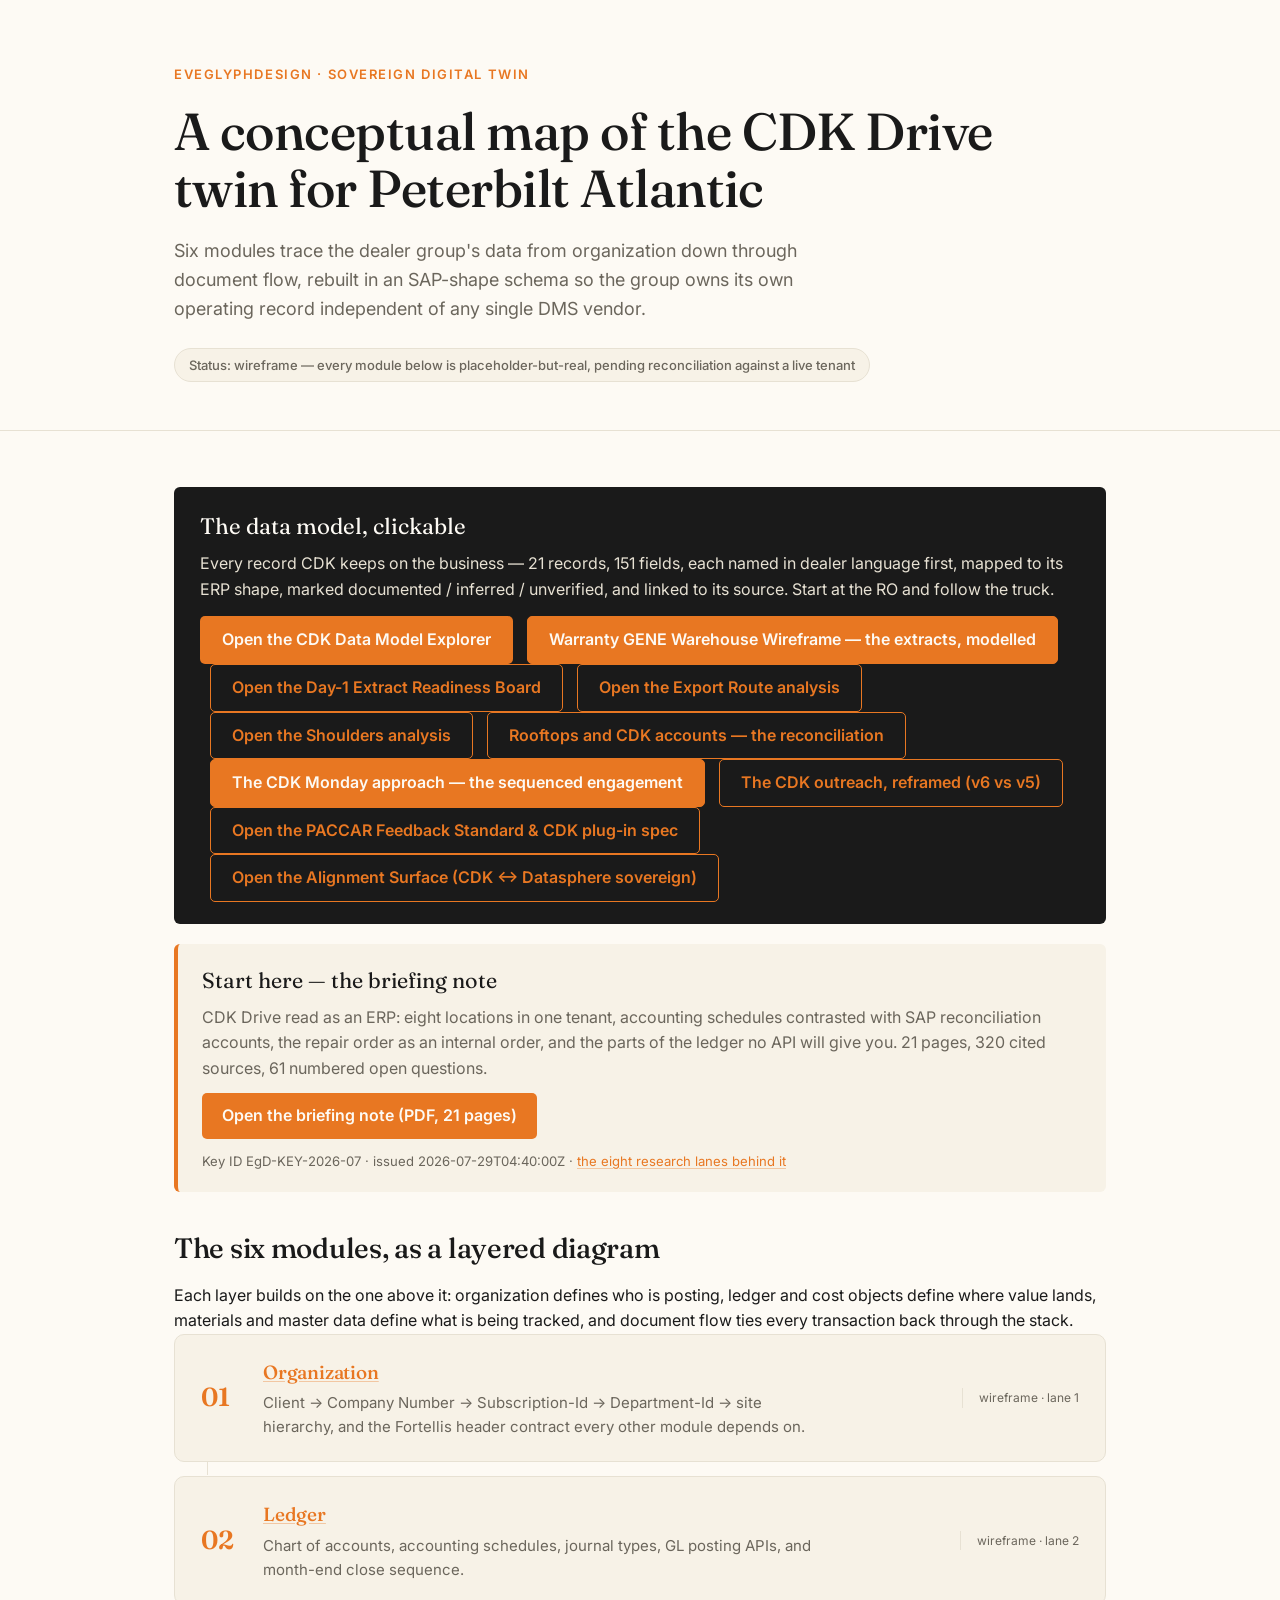
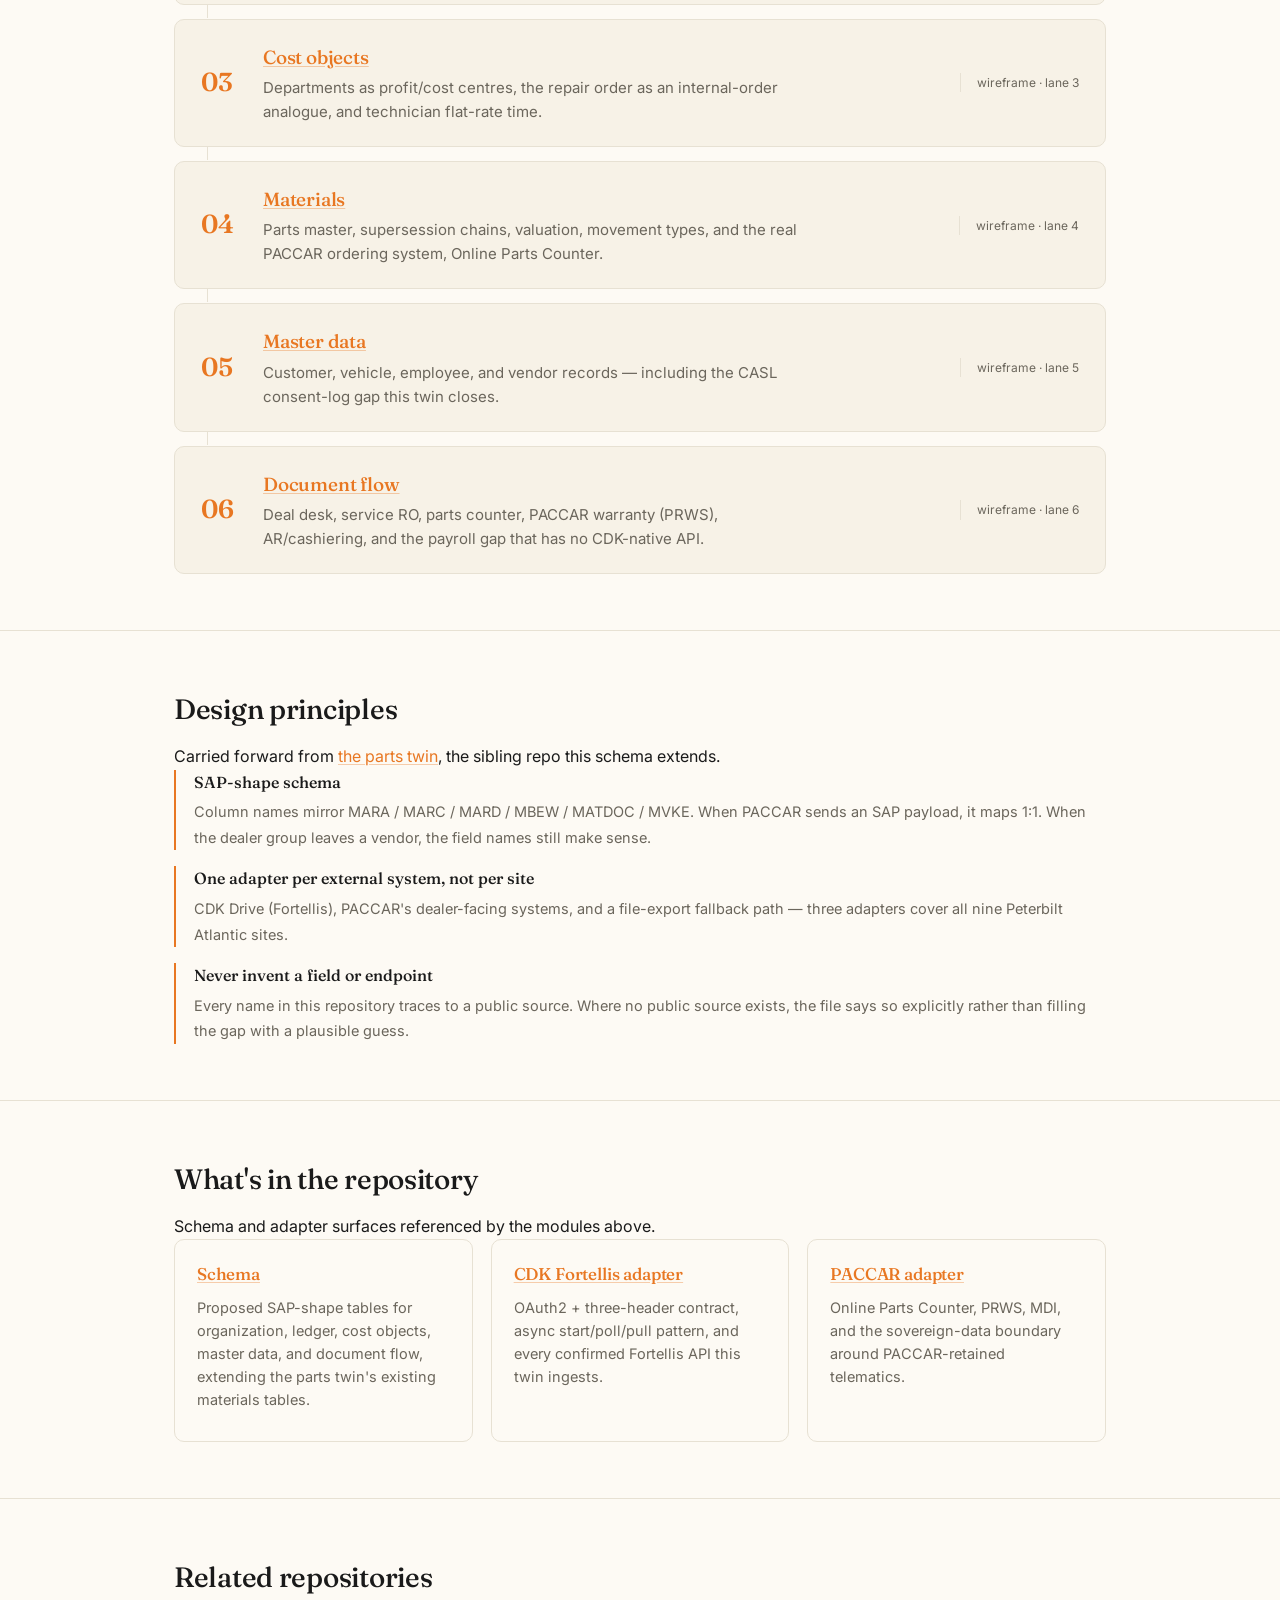
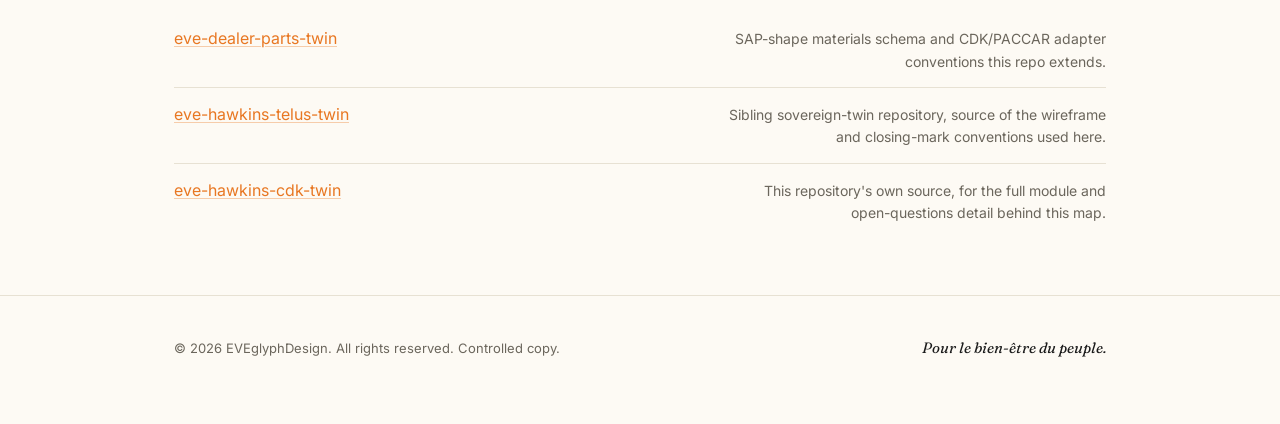
<file: docs/index.html>
<!DOCTYPE html>
<html lang="en">
<head>
<meta charset="UTF-8">
<meta name="viewport" content="width=device-width, initial-scale=1.0">
<title>EVEglyphDesign — CDK Twin — Conceptual Map</title>
<link rel="preconnect" href="https://fonts.googleapis.com">
<link rel="preconnect" href="https://fonts.gstatic.com" crossorigin>
<link href="https://fonts.googleapis.com/css2?family=Fraunces:opsz,wght@9..144,300;9..144,500;9..144,600&family=Inter:wght@400;500;600&display=swap" rel="stylesheet">
<style>
  :root {
    --cream: #fdfaf4;
    --cream-2: #f7f2e7;
    --ink: #1a1a1a;
    --line: #e7e1d3;
    --mute: #6b665c;
    --accent: #e87722;
  }

  * { box-sizing: border-box; margin: 0; padding: 0; }

  html, body {
    background: var(--cream);
    color: var(--ink);
    font-family: 'Inter', sans-serif;
    line-height: 1.6;
  }

  h1, h2, h3, .display {
    font-family: 'Fraunces', serif;
    font-weight: 500;
    letter-spacing: -0.01em;
  }

  a {
    color: var(--accent);
    text-decoration: underline;
    text-decoration-color: rgba(232, 119, 34, 0.35);
    text-underline-offset: 2px;
  }

  a:hover {
    text-decoration-color: var(--accent);
  }

  .wrap {
    max-width: 980px;
    margin: 0 auto;
    padding: 0 24px;
  }

  header.hero {
    border-bottom: 1px solid var(--line);
    padding: 64px 0 48px;
    background: var(--cream);
  }

  .kicker {
    font-size: 13px;
    letter-spacing: 0.12em;
    text-transform: uppercase;
    color: var(--accent);
    font-weight: 600;
    margin-bottom: 18px;
  }

  header.hero h1 {
    font-size: clamp(32px, 5vw, 52px);
    line-height: 1.1;
    max-width: 820px;
  }

  header.hero p.lede {
    margin-top: 20px;
    max-width: 640px;
    font-size: 18px;
    color: var(--mute);
  }

  .status-pill {
    display: inline-block;
    margin-top: 24px;
    font-size: 13px;
    font-weight: 500;
    padding: 6px 14px;
    border: 1px solid var(--line);
    border-radius: 100px;
    background: var(--cream-2);
    color: var(--mute);
  }

  section {
    padding: 56px 0;
    border-bottom: 1px solid var(--line);
  }

  section h2 {
    font-size: 28px;
    margin-bottom: 12px;
  }

  section > p.section-intro {
    color: var(--mute);
    max-width: 680px;
    margin-bottom: 36px;
  }

  /* Layered diagram */
  .stack {
    display: flex;
    flex-direction: column;
    gap: 14px;
  }

  .layer {
    position: relative;
    background: var(--cream-2);
    border: 1px solid var(--line);
    border-radius: 10px;
    padding: 22px 26px;
    display: grid;
    grid-template-columns: 44px 1fr auto;
    align-items: center;
    gap: 18px;
  }

  .layer .num {
    font-family: 'Fraunces', serif;
    font-size: 26px;
    color: var(--accent);
    font-weight: 600;
  }

  .layer .body h3 {
    font-size: 19px;
    margin-bottom: 4px;
  }

  .layer .body p {
    color: var(--mute);
    font-size: 15px;
    max-width: 560px;
  }

  .layer .status {
    font-size: 12px;
    color: var(--mute);
    text-align: right;
    white-space: nowrap;
    border-left: 1px solid var(--line);
    padding-left: 16px;
  }

  .layer::before {
    content: "";
    position: absolute;
    left: 32px;
    bottom: -14px;
    width: 1px;
    height: 14px;
    background: var(--line);
  }

  .layer:last-child::before { display: none; }

  .layer a.mod-link {
    font-weight: 500;
  }

  /* Adapters / schema strip */
  .grid-3 {
    display: grid;
    grid-template-columns: repeat(3, 1fr);
    gap: 18px;
  }

  @media (max-width: 720px) {
    .grid-3 { grid-template-columns: 1fr; }
    .layer { grid-template-columns: 36px 1fr; }
    .layer .status { grid-column: 1 / -1; text-align: left; border-left: none; border-top: 1px solid var(--line); padding-left: 0; padding-top: 10px; margin-top: 8px; }
  }

  .card {
    border: 1px solid var(--line);
    border-radius: 10px;
    padding: 20px 22px;
    background: var(--cream);
  }

  .card h3 {
    font-size: 17px;
    margin-bottom: 8px;
  }

  .card p {
    color: var(--mute);
    font-size: 14.5px;
    margin-bottom: 10px;
  }

  .repo-list {
    list-style: none;
  }

  .repo-list li {
    padding: 14px 0;
    border-bottom: 1px solid var(--line);
    display: flex;
    justify-content: space-between;
    gap: 24px;
    align-items: baseline;
  }

  .repo-list li:last-child { border-bottom: none; }

  .repo-list .repo-desc {
    color: var(--mute);
    font-size: 14px;
    text-align: right;
    flex-shrink: 0;
    max-width: 380px;
  }

  footer {
    padding: 40px 0 64px;
  }

  footer .foot-inner {
    display: flex;
    flex-wrap: wrap;
    justify-content: space-between;
    gap: 12px;
    align-items: baseline;
    font-size: 13px;
    color: var(--mute);
  }

  footer .mark {
    font-family: 'Fraunces', serif;
    font-style: italic;
    color: var(--ink);
    font-size: 15px;
  }

  .principle-list {
    display: grid;
    gap: 16px;
  }

  .principle-list .p-item {
    border-left: 2px solid var(--accent);
    padding-left: 18px;
  }

  .principle-list .p-item strong {
    display: block;
    margin-bottom: 4px;
    font-family: 'Fraunces', serif;
    font-weight: 500;
    font-size: 16px;
  }

  .principle-list .p-item span {
    color: var(--mute);
    font-size: 14.5px;
  }
</style>
</head>
<body>

<header class="hero">
  <div class="wrap">
    <div class="kicker">EVEglyphDesign · Sovereign Digital Twin</div>
    <h1>A conceptual map of the CDK Drive twin for Peterbilt Atlantic</h1>
    <p class="lede">
      Six modules trace the dealer group's data from organization down through document
      flow, rebuilt in an SAP-shape schema so the group owns its own operating record
      independent of any single DMS vendor.
    </p>
    <span class="status-pill">Status: wireframe — every module below is placeholder-but-real, pending reconciliation against a live tenant</span>
  </div>
</header>

<section id="modules">
  <div class="wrap">
    <div style="background:#1a1a1a;border-radius:6px;padding:22px 26px;margin:0 0 20px;color:#fdfaf4">
<div style="font-family:Fraunces,Georgia,serif;font-size:1.4rem;margin:0 0 6px">The data model, clickable</div>
<p style="margin:0 0 14px;color:#e7e1d3">Every record CDK keeps on the business — 21 records, 151 fields, each named in dealer language first, mapped to its ERP shape, marked documented / inferred / unverified, and linked to its source. Start at the RO and follow the truck.</p>
<a href="model/" style="display:inline-block;background:#e87722;color:#fdfaf4;text-decoration:none;font-weight:600;padding:11px 22px;border-radius:5px">Open the CDK Data Model Explorer</a>
<a href="warehouse/" style="display:inline-block;background:#e87722;border:1px solid #e87722;color:#fdfaf4;text-decoration:none;font-weight:600;padding:10px 21px;border-radius:5px;margin-left:10px">Warranty GENE Warehouse Wireframe — the extracts, modelled</a>
<a href="extract/" style="display:inline-block;background:none;border:1px solid #e87722;color:#e87722;text-decoration:none;font-weight:600;padding:10px 21px;border-radius:5px;margin-left:10px">Open the Day-1 Extract Readiness Board</a>
<a href="export-route/" style="display:inline-block;background:none;border:1px solid #e87722;color:#e87722;text-decoration:none;font-weight:600;padding:10px 21px;border-radius:5px;margin-left:10px">Open the Export Route analysis</a>
<a href="shoulders/" style="display:inline-block;background:none;border:1px solid #e87722;color:#e87722;text-decoration:none;font-weight:600;padding:10px 21px;border-radius:5px;margin-left:10px">Open the Shoulders analysis</a>
<a href="rooftops/" style="display:inline-block;background:none;border:1px solid #e87722;color:#e87722;text-decoration:none;font-weight:600;padding:10px 21px;border-radius:5px;margin-left:10px">Rooftops and CDK accounts — the reconciliation</a>
<a href="monday/" style="display:inline-block;background:#e87722;border:1px solid #e87722;color:#fdfaf4;text-decoration:none;font-weight:600;padding:10px 21px;border-radius:5px;margin-left:10px">The CDK Monday approach — the sequenced engagement</a>
<a href="outreach/" style="display:inline-block;background:none;border:1px solid #e87722;color:#e87722;text-decoration:none;font-weight:600;padding:10px 21px;border-radius:5px;margin-left:10px">The CDK outreach, reframed (v6 vs v5)</a>
<a href="spec/" style="display:inline-block;background:none;border:1px solid #e87722;color:#e87722;text-decoration:none;font-weight:600;padding:10px 21px;border-radius:5px;margin-left:10px">Open the PACCAR Feedback Standard &amp; CDK plug-in spec</a>
<a href="alignment/" style="display:inline-block;background:none;border:1px solid #e87722;color:#e87722;text-decoration:none;font-weight:600;padding:10px 21px;border-radius:5px;margin-left:10px">Open the Alignment Surface (CDK ↔ Datasphere sovereign)</a>
</div>
<div style="background:#f7f2e7;border-left:4px solid #e87722;border-radius:6px;padding:20px 24px;margin:0 0 34px">
<div style="font-family:Fraunces,Georgia,serif;font-size:1.35rem;margin:0 0 6px">Start here — the briefing note</div>
<p style="margin:0 0 12px;color:#6b665c">CDK Drive read as an ERP: eight locations in one tenant, accounting schedules contrasted with SAP reconciliation accounts, the repair order as an internal order, and the parts of the ledger no API will give you. 21 pages, 320 cited sources, 61 numbered open questions.</p>
<a href="EVEglyphDesign_CDK_Briefing_Note.pdf" style="display:inline-block;background:#e87722;color:#fdfaf4;text-decoration:none;font-weight:600;padding:10px 20px;border-radius:5px">Open the briefing note (PDF, 21 pages)</a>
<div style="margin-top:12px;font-size:.82rem;color:#6b665c">Key ID EgD-KEY-2026-07 &middot; issued 2026-07-29T04:40:00Z &middot; <a href="https://github.com/EVEglyphDesign/eve-hawkins-cdk-twin/tree/main/research" style="color:#e87722">the eight research lanes behind it</a></div>
</div>
<h2>The six modules, as a layered diagram</h2>
    <p class="section-intro">
      Each layer builds on the one above it: organization defines who is posting, ledger and
      cost objects define where value lands, materials and master data define what is being
      tracked, and document flow ties every transaction back through the stack.
    </p>

    <div class="stack">
      <div class="layer">
        <div class="num">01</div>
        <div class="body">
          <h3><a class="mod-link" href="../modules/01-organization.md">Organization</a></h3>
          <p>Client → Company Number → Subscription-Id → Department-Id → site hierarchy, and the Fortellis header contract every other module depends on.</p>
        </div>
        <div class="status">wireframe · lane 1</div>
      </div>

      <div class="layer">
        <div class="num">02</div>
        <div class="body">
          <h3><a class="mod-link" href="../modules/02-ledger.md">Ledger</a></h3>
          <p>Chart of accounts, accounting schedules, journal types, GL posting APIs, and month-end close sequence.</p>
        </div>
        <div class="status">wireframe · lane 2</div>
      </div>

      <div class="layer">
        <div class="num">03</div>
        <div class="body">
          <h3><a class="mod-link" href="../modules/03-cost-objects.md">Cost objects</a></h3>
          <p>Departments as profit/cost centres, the repair order as an internal-order analogue, and technician flat-rate time.</p>
        </div>
        <div class="status">wireframe · lane 3</div>
      </div>

      <div class="layer">
        <div class="num">04</div>
        <div class="body">
          <h3><a class="mod-link" href="../modules/04-materials.md">Materials</a></h3>
          <p>Parts master, supersession chains, valuation, movement types, and the real PACCAR ordering system, Online Parts Counter.</p>
        </div>
        <div class="status">wireframe · lane 4</div>
      </div>

      <div class="layer">
        <div class="num">05</div>
        <div class="body">
          <h3><a class="mod-link" href="../modules/05-master-data.md">Master data</a></h3>
          <p>Customer, vehicle, employee, and vendor records — including the CASL consent-log gap this twin closes.</p>
        </div>
        <div class="status">wireframe · lane 5</div>
      </div>

      <div class="layer">
        <div class="num">06</div>
        <div class="body">
          <h3><a class="mod-link" href="../modules/06-document-flow.md">Document flow</a></h3>
          <p>Deal desk, service RO, parts counter, PACCAR warranty (PRWS), AR/cashiering, and the payroll gap that has no CDK-native API.</p>
        </div>
        <div class="status">wireframe · lane 6</div>
      </div>
    </div>
  </div>
</section>

<section id="architecture">
  <div class="wrap">
    <h2>Design principles</h2>
    <p class="section-intro">
      Carried forward from <a href="https://github.com/EVEglyphDesign/eve-dealer-parts-twin">the parts twin</a>,
      the sibling repo this schema extends.
    </p>
    <div class="principle-list">
      <div class="p-item">
        <strong>SAP-shape schema</strong>
        <span>Column names mirror MARA / MARC / MARD / MBEW / MATDOC / MVKE. When PACCAR sends an SAP payload, it maps 1:1. When the dealer group leaves a vendor, the field names still make sense.</span>
      </div>
      <div class="p-item">
        <strong>One adapter per external system, not per site</strong>
        <span>CDK Drive (Fortellis), PACCAR's dealer-facing systems, and a file-export fallback path — three adapters cover all nine Peterbilt Atlantic sites.</span>
      </div>
      <div class="p-item">
        <strong>Never invent a field or endpoint</strong>
        <span>Every name in this repository traces to a public source. Where no public source exists, the file says so explicitly rather than filling the gap with a plausible guess.</span>
      </div>
    </div>
  </div>
</section>

<section id="build">
  <div class="wrap">
    <h2>What's in the repository</h2>
    <p class="section-intro">Schema and adapter surfaces referenced by the modules above.</p>
    <div class="grid-3">
      <div class="card">
        <h3><a href="../schema/README.md">Schema</a></h3>
        <p>Proposed SAP-shape tables for organization, ledger, cost objects, master data, and document flow, extending the parts twin's existing materials tables.</p>
      </div>
      <div class="card">
        <h3><a href="../adapters/cdk-fortellis/README.md">CDK Fortellis adapter</a></h3>
        <p>OAuth2 + three-header contract, async start/poll/pull pattern, and every confirmed Fortellis API this twin ingests.</p>
      </div>
      <div class="card">
        <h3><a href="../adapters/paccar/README.md">PACCAR adapter</a></h3>
        <p>Online Parts Counter, PRWS, MDI, and the sovereign-data boundary around PACCAR-retained telematics.</p>
      </div>
    </div>
  </div>
</section>

<section id="related">
  <div class="wrap">
    <h2>Related repositories</h2>
    <ul class="repo-list">
      <li>
        <a href="https://github.com/EVEglyphDesign/eve-dealer-parts-twin">eve-dealer-parts-twin</a>
        <span class="repo-desc">SAP-shape materials schema and CDK/PACCAR adapter conventions this repo extends.</span>
      </li>
      <li>
        <a href="https://github.com/EVEglyphDesign/eve-hawkins-telus-twin">eve-hawkins-telus-twin</a>
        <span class="repo-desc">Sibling sovereign-twin repository, source of the wireframe and closing-mark conventions used here.</span>
      </li>
      <li>
        <a href="https://github.com/EVEglyphDesign/eve-hawkins-cdk-twin">eve-hawkins-cdk-twin</a>
        <span class="repo-desc">This repository's own source, for the full module and open-questions detail behind this map.</span>
      </li>
    </ul>
  </div>
</section>

<footer>
  <div class="wrap">
    <div class="foot-inner">
      <span>© 2026 EVEglyphDesign. All rights reserved. Controlled copy.</span>
      <span class="mark">Pour le bien-être du peuple.</span>
    </div>
  </div>
</footer>

</body>
</html>
</file>
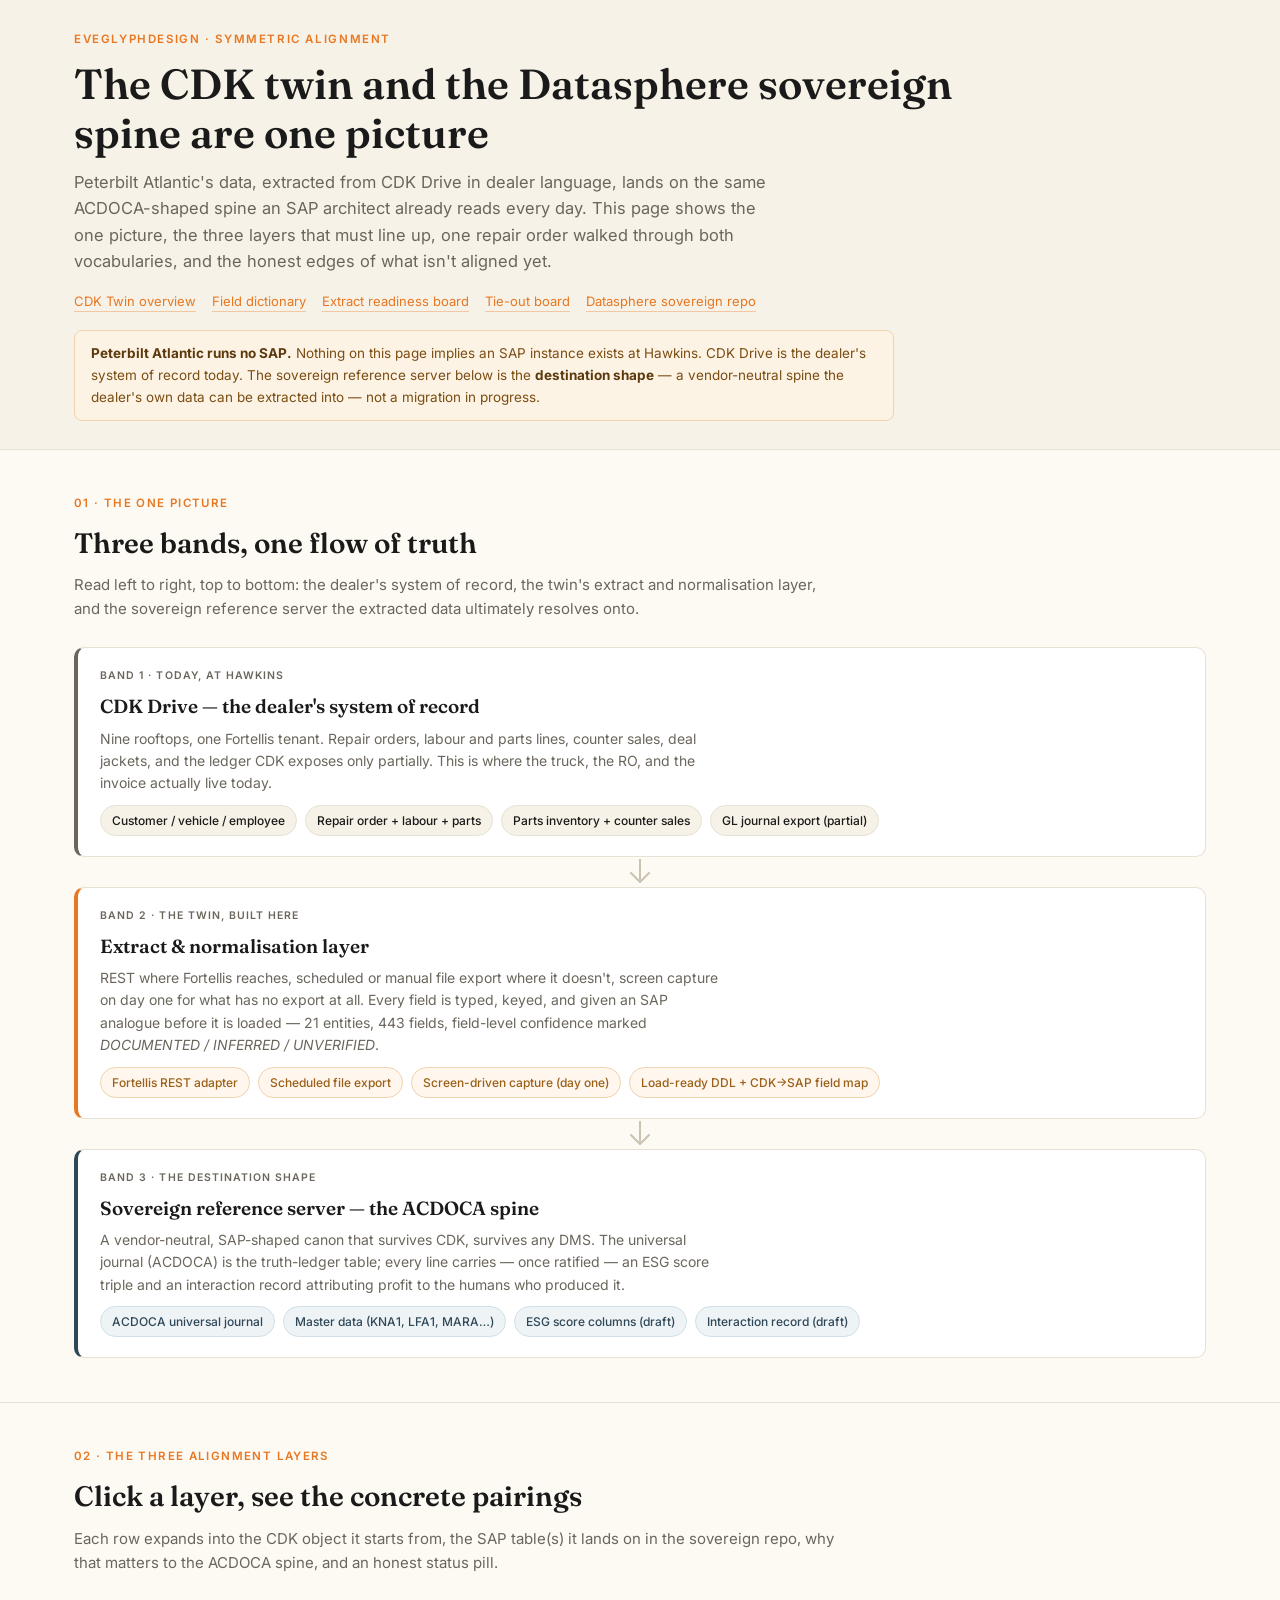
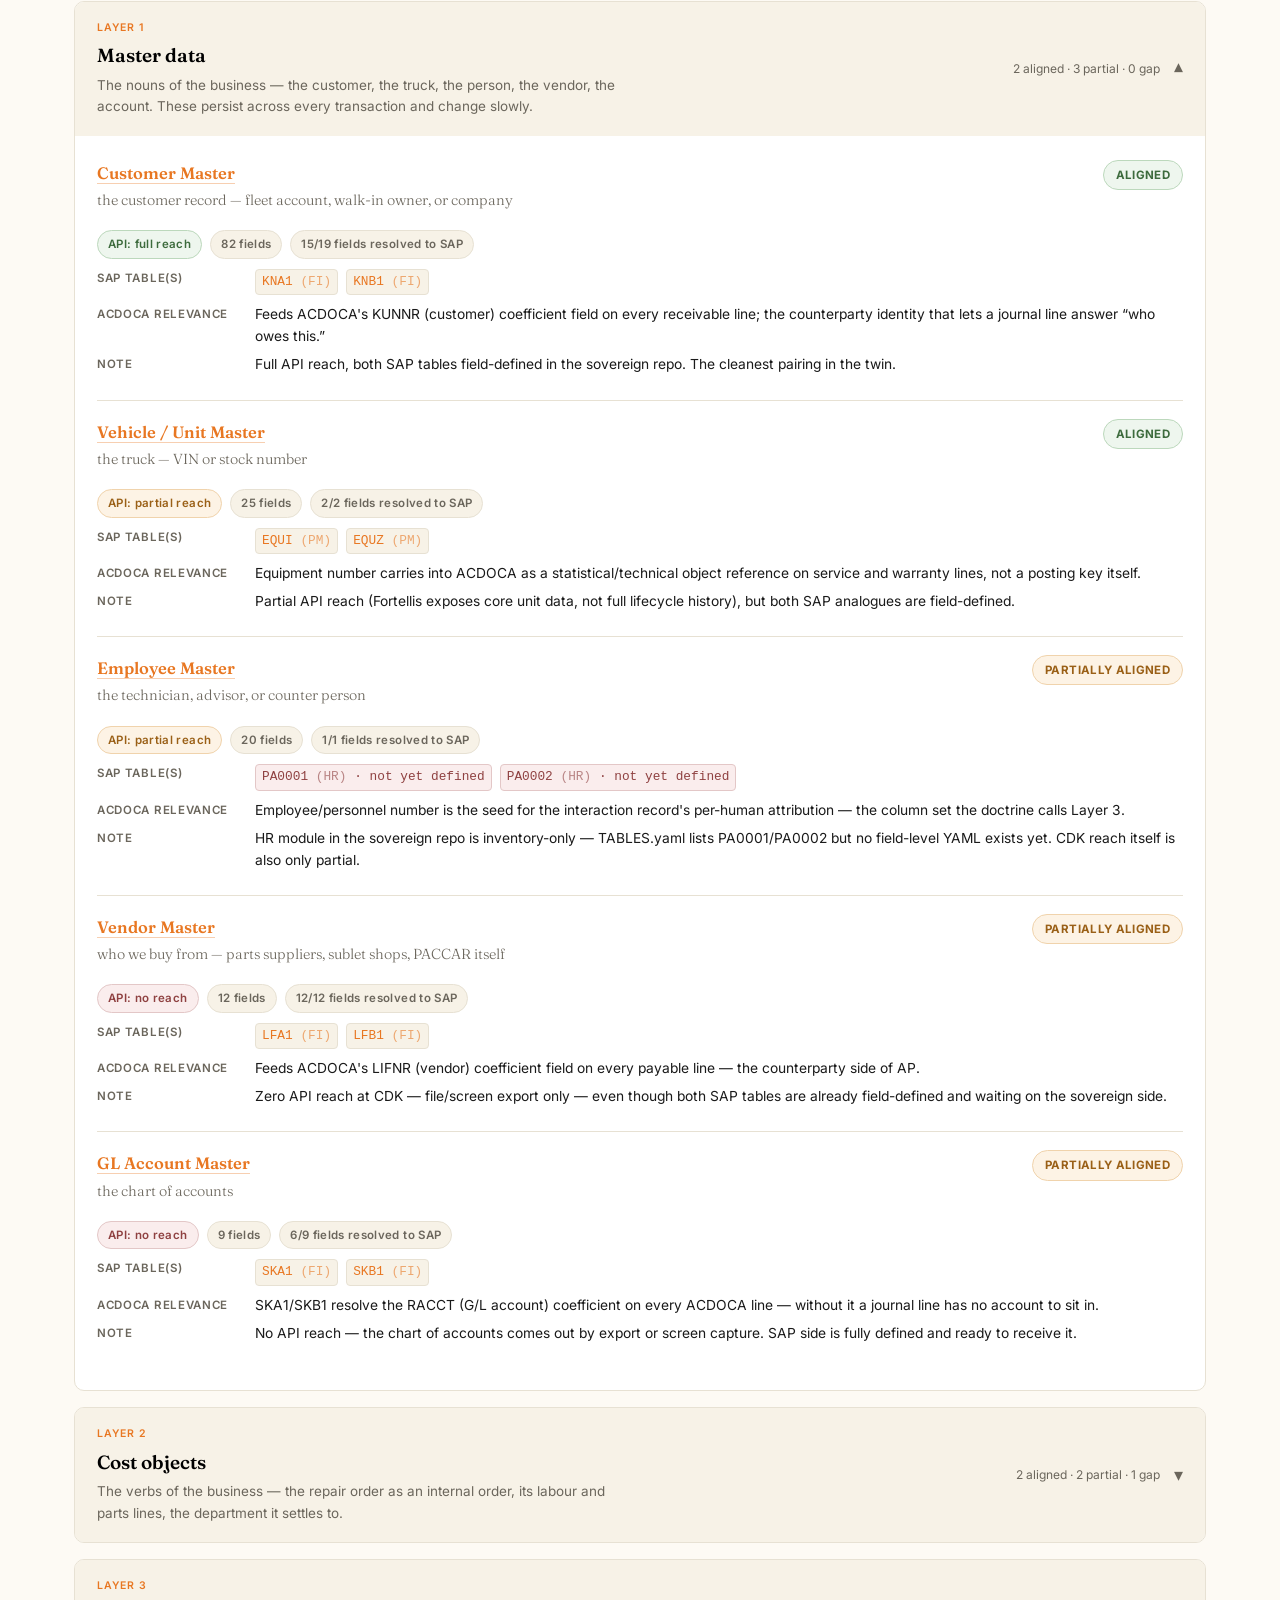
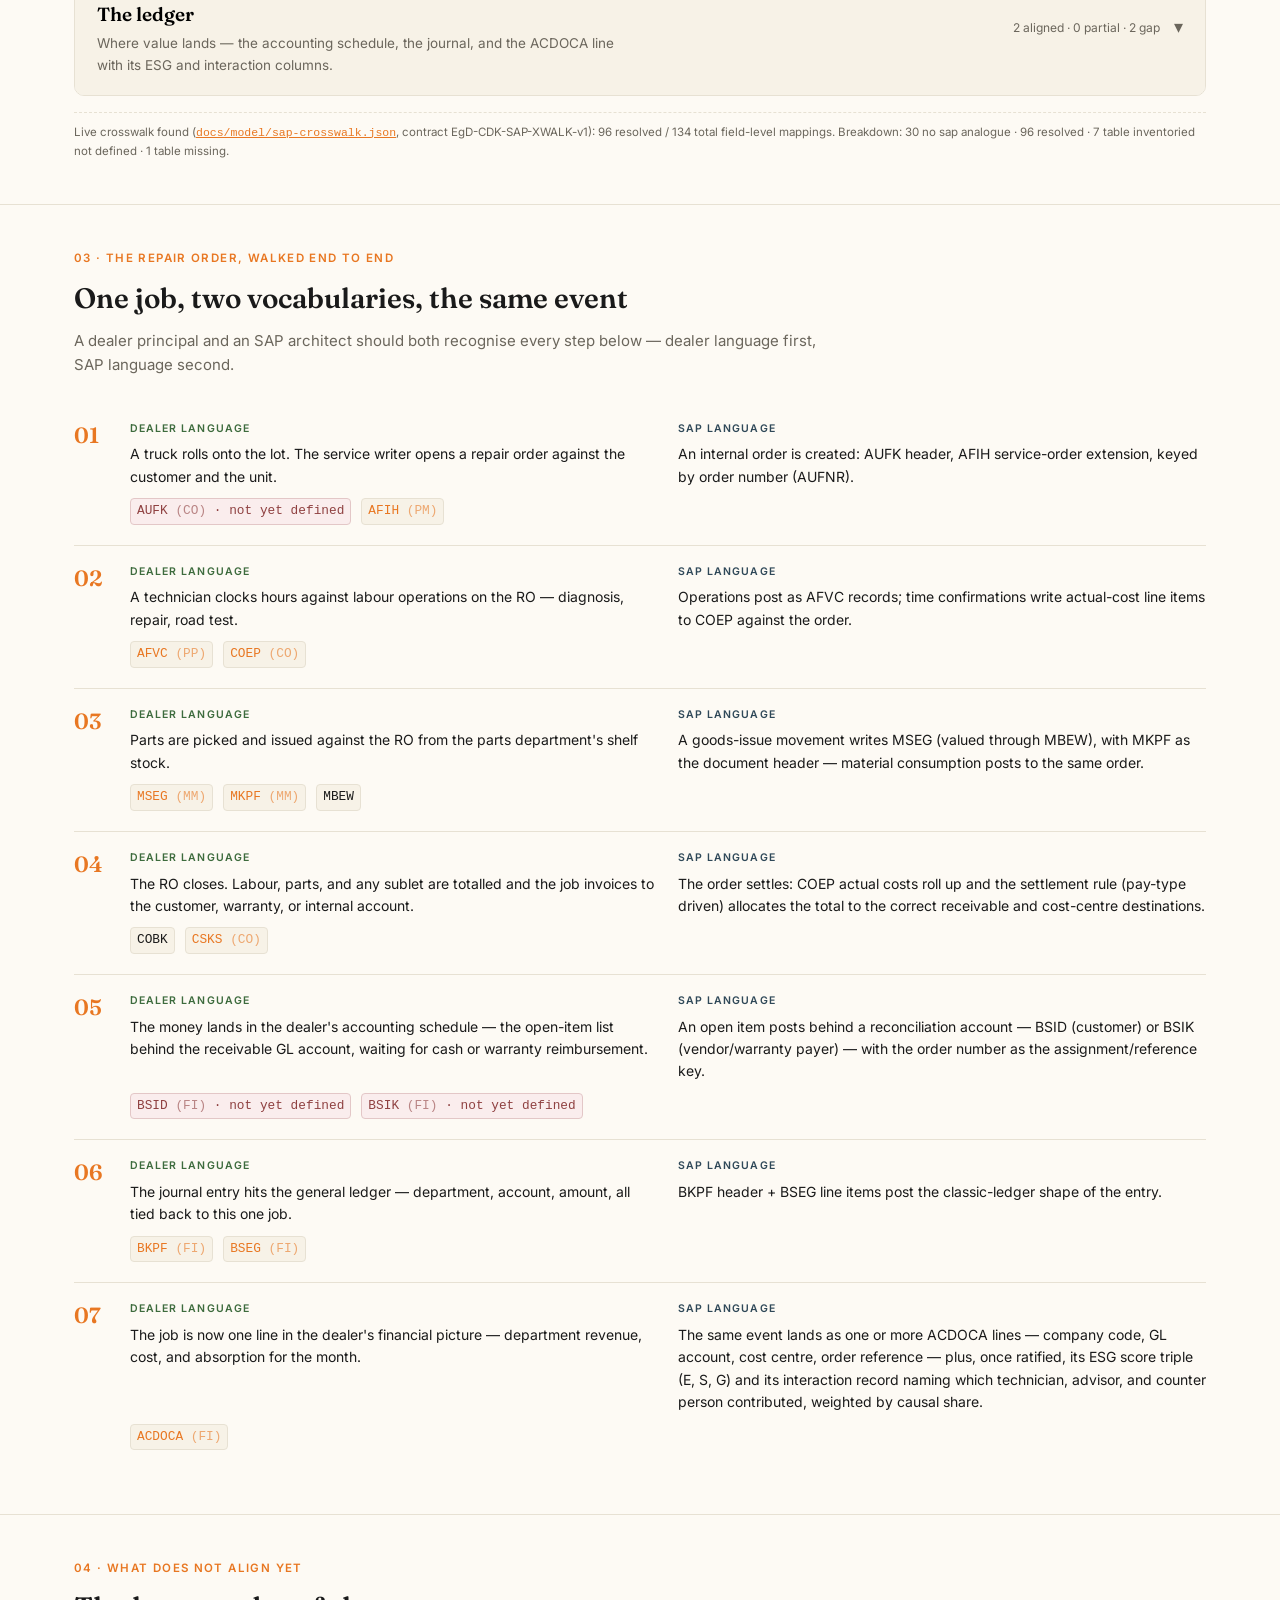
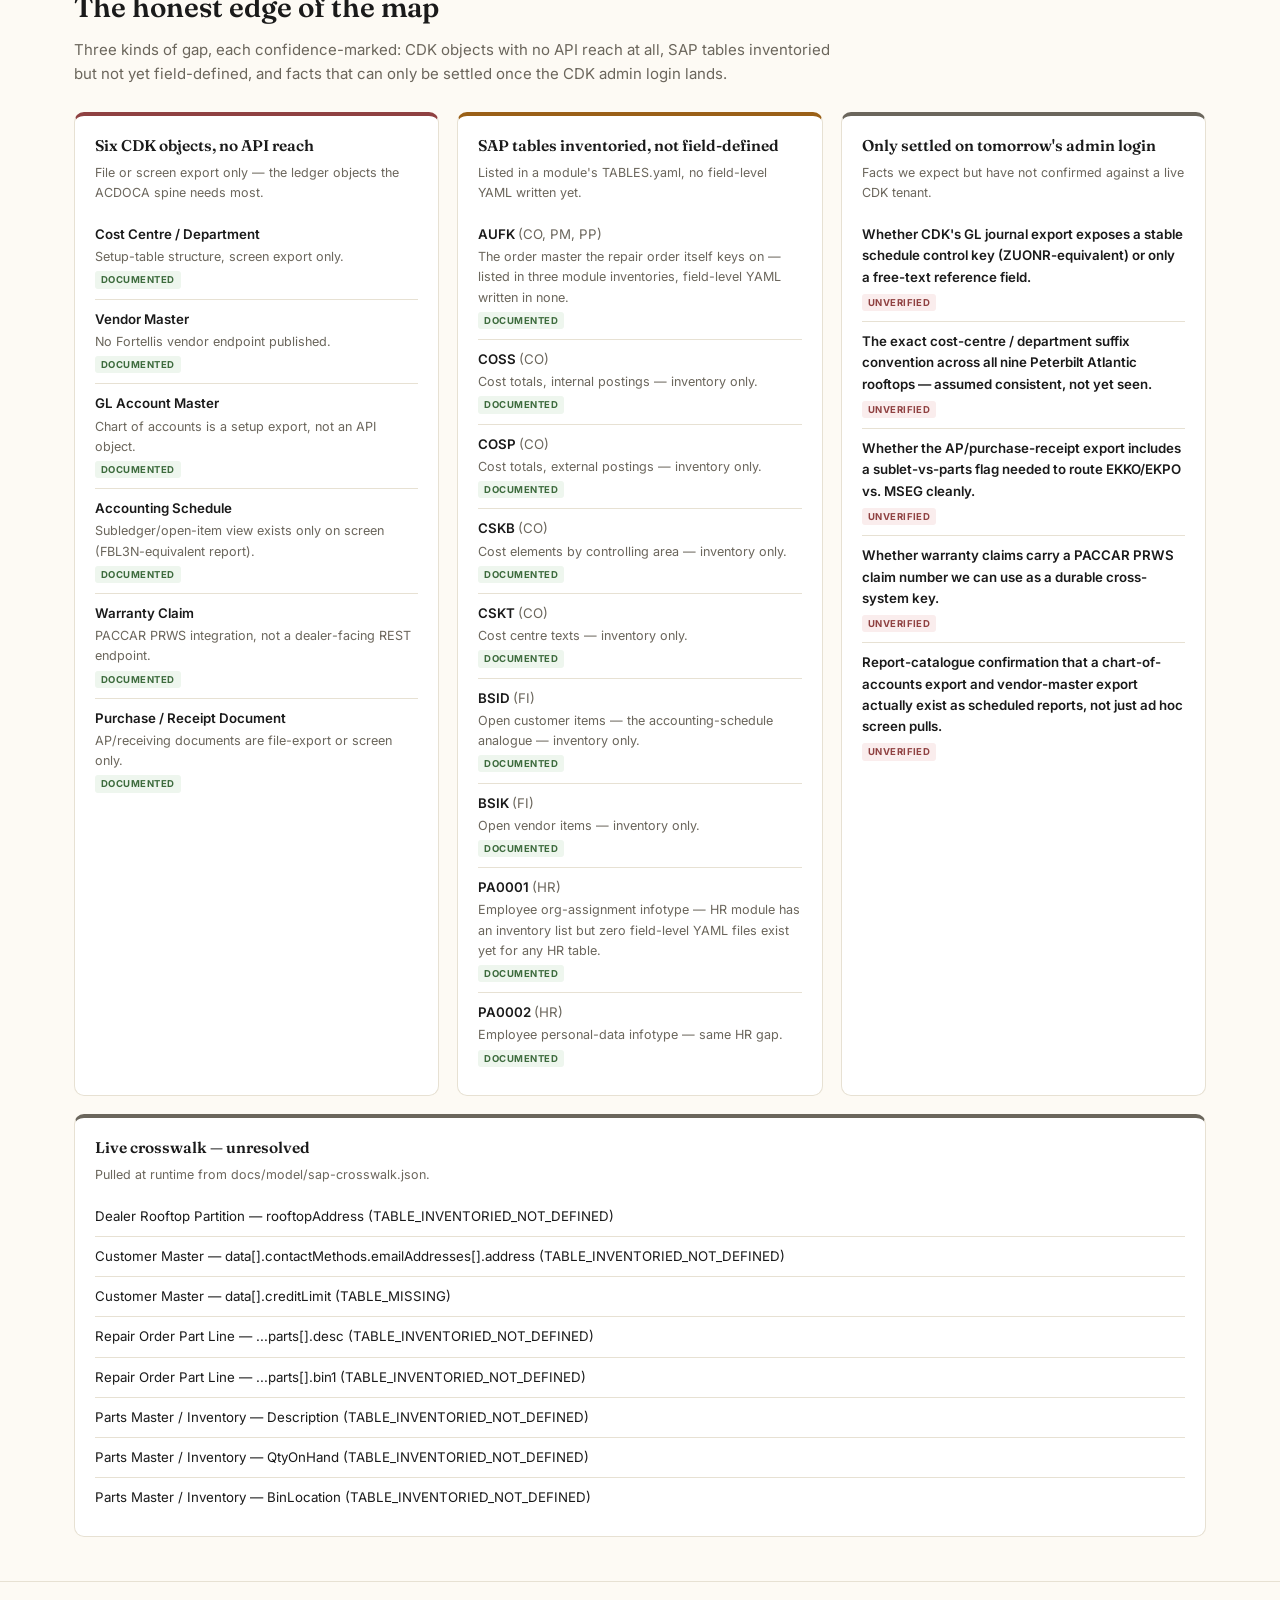
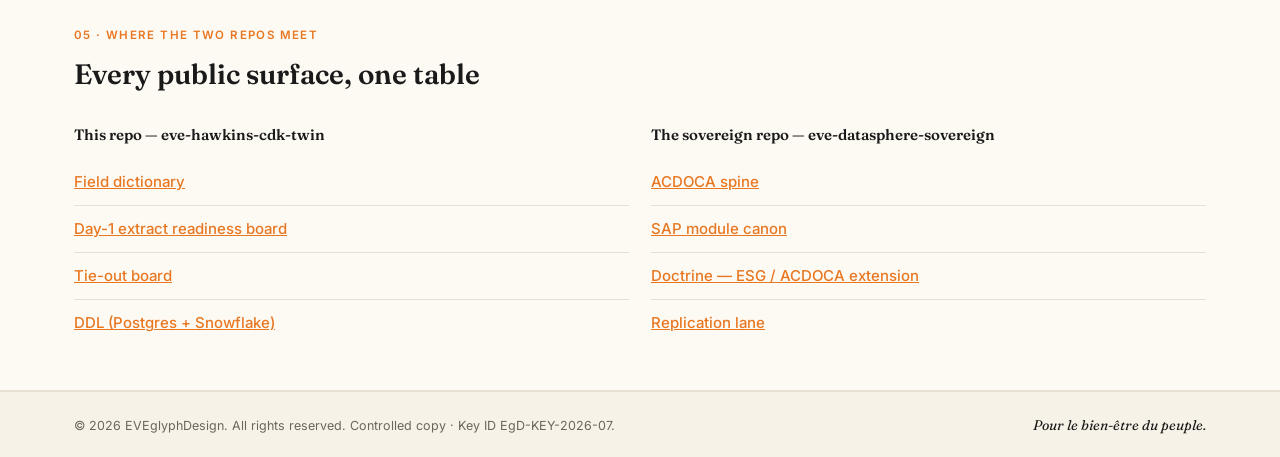
<file: docs/alignment/index.html>
<!doctype html>
<html lang="en">
<head>
<meta charset="utf-8">
<meta name="viewport" content="width=device-width, initial-scale=1">
<title>Alignment Surface — CDK Twin ↔ Datasphere Sovereign — EVEglyphDesign</title>
<link rel="preconnect" href="https://fonts.googleapis.com">
<link rel="preconnect" href="https://fonts.gstatic.com" crossorigin>
<link href="https://fonts.googleapis.com/css2?family=Fraunces:opsz,wght@9..144,300;9..144,500;9..144,600&family=Inter:wght@400;500;600&display=swap" rel="stylesheet">
<link rel="stylesheet" href="alignment.css">
</head>
<body>

<header class="hero">
  <div class="wrap">
    <div class="eyebrow">EVEglyphDesign · Symmetric Alignment</div>
    <h1>The CDK twin and the Datasphere sovereign spine are one picture</h1>
    <p class="lede">
      Peterbilt Atlantic's data, extracted from CDK Drive in dealer language, lands on the same
      ACDOCA-shaped spine an SAP architect already reads every day. This page shows the one
      picture, the three layers that must line up, one repair order walked through both
      vocabularies, and the honest edges of what isn't aligned yet.
    </p>
    <div class="crumbs">
      <a href="../">CDK Twin overview</a>
      <a href="../model/">Field dictionary</a>
      <a href="../extract/">Extract readiness board</a>
      <a href="../tieout/">Tie-out board</a>
      <a href="https://github.com/EVEglyphDesign/eve-datasphere-sovereign">Datasphere sovereign repo</a>
    </div>
    <div class="destination-note">
      <strong>Peterbilt Atlantic runs no SAP.</strong> Nothing on this page implies an SAP instance
      exists at Hawkins. CDK Drive is the dealer's system of record today. The sovereign
      reference server below is the <strong>destination shape</strong> — a vendor-neutral spine the
      dealer's own data can be extracted into — not a migration in progress.
    </div>
  </div>
</header>

<!-- ===================== SECTION 1 — ONE PICTURE ===================== -->
<section id="picture">
  <div class="wrap">
    <div class="sec-head">
      <div class="sec-kicker">01 · The one picture</div>
      <h2>Three bands, one flow of truth</h2>
      <p class="section-intro">
        Read left to right, top to bottom: the dealer's system of record, the twin's extract and
        normalisation layer, and the sovereign reference server the extracted data ultimately
        resolves onto.
      </p>
    </div>

    <div class="bands">
      <div class="band cdk">
        <div class="b-eyebrow">Band 1 · Today, at Hawkins</div>
        <h3>CDK Drive — the dealer's system of record</h3>
        <p>Nine rooftops, one Fortellis tenant. Repair orders, labour and parts lines, counter
          sales, deal jackets, and the ledger CDK exposes only partially. This is where the truck,
          the RO, and the invoice actually live today.</p>
        <div class="b-items">
          <span class="b-chip">Customer / vehicle / employee</span>
          <span class="b-chip">Repair order + labour + parts</span>
          <span class="b-chip">Parts inventory + counter sales</span>
          <span class="b-chip">GL journal export (partial)</span>
        </div>
      </div>

      <div class="band-arrow" aria-hidden="true">
        <svg width="22" height="26" viewBox="0 0 22 26"><path d="M11 0v20M2 14l9 9 9-9" stroke="#c9c2b0" stroke-width="2" fill="none" stroke-linecap="round" stroke-linejoin="round"/></svg>
      </div>

      <div class="band twin">
        <div class="b-eyebrow">Band 2 · The twin, built here</div>
        <h3>Extract &amp; normalisation layer</h3>
        <p>REST where Fortellis reaches, scheduled or manual file export where it doesn't, screen
          capture on day one for what has no export at all. Every field is typed, keyed, and
          given an SAP analogue before it is loaded — 21 entities, 443 fields, field-level
          confidence marked <em>DOCUMENTED / INFERRED / UNVERIFIED</em>.</p>
        <div class="b-items">
          <span class="b-chip">Fortellis REST adapter</span>
          <span class="b-chip">Scheduled file export</span>
          <span class="b-chip">Screen-driven capture (day one)</span>
          <span class="b-chip">Load-ready DDL + CDK→SAP field map</span>
        </div>
      </div>

      <div class="band-arrow" aria-hidden="true">
        <svg width="22" height="26" viewBox="0 0 22 26"><path d="M11 0v20M2 14l9 9 9-9" stroke="#c9c2b0" stroke-width="2" fill="none" stroke-linecap="round" stroke-linejoin="round"/></svg>
      </div>

      <div class="band sovereign">
        <div class="b-eyebrow">Band 3 · The destination shape</div>
        <h3>Sovereign reference server — the ACDOCA spine</h3>
        <p>A vendor-neutral, SAP-shaped canon that survives CDK, survives any DMS. The universal
          journal (ACDOCA) is the truth-ledger table; every line carries — once ratified — an ESG
          score triple and an interaction record attributing profit to the humans who produced
          it.</p>
        <div class="b-items">
          <span class="b-chip">ACDOCA universal journal</span>
          <span class="b-chip">Master data (KNA1, LFA1, MARA…)</span>
          <span class="b-chip">ESG score columns (draft)</span>
          <span class="b-chip">Interaction record (draft)</span>
        </div>
      </div>
    </div>
  </div>
</section>

<!-- ===================== SECTION 2 — THREE LAYERS ===================== -->
<section id="layers">
  <div class="wrap">
    <div class="sec-head">
      <div class="sec-kicker">02 · The three alignment layers</div>
      <h2>Click a layer, see the concrete pairings</h2>
      <p class="section-intro">
        Each row expands into the CDK object it starts from, the SAP table(s) it lands on in the
        sovereign repo, why that matters to the ACDOCA spine, and an honest status pill.
      </p>
    </div>
    <div id="layer-list">Loading alignment data…</div>
    <div id="live-crosswalk-note" class="live-counts" style="display:none"></div>
  </div>
</section>

<!-- ===================== SECTION 3 — WORKED EXAMPLE ===================== -->
<section id="example">
  <div class="wrap">
    <div class="sec-head">
      <div class="sec-kicker">03 · The repair order, walked end to end</div>
      <h2>One job, two vocabularies, the same event</h2>
      <p class="section-intro">
        A dealer principal and an SAP architect should both recognise every step below — dealer
        language first, SAP language second.
      </p>
    </div>
    <div id="steps-list" class="steps">Loading…</div>
  </div>
</section>

<!-- ===================== SECTION 4 — WHAT DOES NOT ALIGN YET ===================== -->
<section id="gaps">
  <div class="wrap">
    <div class="sec-head">
      <div class="sec-kicker">04 · What does not align yet</div>
      <h2>The honest edge of the map</h2>
      <p class="section-intro">
        Three kinds of gap, each confidence-marked: CDK objects with no API reach at all, SAP
        tables inventoried but not yet field-defined, and facts that can only be settled once the
        CDK admin login lands.
      </p>
    </div>
    <div id="gap-grid" class="gap-grid">Loading…</div>
  </div>
</section>

<!-- ===================== SECTION 5 — WHERE THE REPOS MEET ===================== -->
<section id="meet">
  <div class="wrap">
    <div class="sec-head">
      <div class="sec-kicker">05 · Where the two repos meet</div>
      <h2>Every public surface, one table</h2>
    </div>
    <div class="link-cols">
      <div class="link-col">
        <h3>This repo — <span class="mono">eve-hawkins-cdk-twin</span></h3>
        <ul id="cdk-links"></ul>
      </div>
      <div class="link-col">
        <h3>The sovereign repo — <span class="mono">eve-datasphere-sovereign</span></h3>
        <ul id="ds-links"></ul>
      </div>
    </div>
  </div>
</section>

<footer><div class="wrap">
  <span>© 2026 EVEglyphDesign. All rights reserved. Controlled copy · Key ID EgD-KEY-2026-07.</span>
  <span class="mark">Pour le bien-être du peuple.</span>
</div></footer>

<script>
const $=s=>document.querySelector(s);
const esc=s=>String(s==null?"":s).replace(/[&<>"]/g,c=>({"&":"&amp;","<":"&lt;",">":"&gt;",'"':"&quot;"}[c]));

const DS_BASE = "https://github.com/EVEglyphDesign/eve-datasphere-sovereign/blob/main";
const DICT_BASE = "https://eveglyphdesign.github.io/eve-hawkins-cdk-twin/model/";

function moduleDirOf(mod){ return mod; }
function sapTableUrl(t){
  if(!t.module || t.table==='n/a') return null;
  return `${DS_BASE}/schema/sap-modules/${t.module}/tables/${t.table}.yaml`;
}
function sapTableChip(t){
  const url = t.defined ? sapTableUrl(t) : null;
  const label = esc(t.table) + (t.module ? ` <span style="opacity:.6">(${esc(t.module.toUpperCase())})</span>` : '');
  if(url){
    return `<a class="sap-tab-link" href="${url}" target="_blank" rel="noopener" title="${esc(t.role||'')}">${label}</a>`;
  }
  return `<span class="sap-tab-link undefined" title="Inventoried, not yet field-defined — ${esc(t.role||'')}">${label} · not yet defined</span>`;
}
function statusLabel(s){
  return {aligned:'Aligned', 'partially-aligned':'Partially aligned', gap:'Gap'}[s] || s;
}
function apiPill(reach){
  if(reach==='n/a') return '';
  const cls = reach==='full'?'full':reach==='partial'?'partial':'none';
  const txt = reach==='full'?'API: full reach':reach==='partial'?'API: partial reach':'API: no reach';
  return `<span class="pill ${cls}">${txt}</span>`;
}

let ALIGN = null, CROSSWALK = null;

function renderLayers(){
  const wrap = document.createElement('div');
  ALIGN.layers.forEach((layer, idx)=>{
    const block = document.createElement('div');
    block.className = 'layer-block' + (idx===0 ? ' open' : '');
    const aligned = layer.pairings.filter(p=>p.status==='aligned').length;
    const partial = layer.pairings.filter(p=>p.status==='partially-aligned').length;
    const gap = layer.pairings.filter(p=>p.status==='gap').length;
    block.innerHTML = `
      <button class="layer-head" type="button">
        <div class="lh-left">
          <div class="lh-kicker">${esc(layer.kicker)}</div>
          <h3>${esc(layer.title)}</h3>
          <p>${esc(layer.summary)}</p>
        </div>
        <div class="lh-right">
          <div class="lh-counts">${aligned} aligned · ${partial} partial · ${gap} gap</div>
          <div class="chev">▾</div>
        </div>
      </button>
      <div class="layer-body"></div>
    `;
    const body = block.querySelector('.layer-body');
    layer.pairings.forEach(p=>{
      const dictUrl = p.cdk_entity_id ? `${DICT_BASE}#${p.cdk_entity_id}` : null;
      const cdkLinkHtml = dictUrl
        ? `<a class="cdk-obj-link" href="${dictUrl}" target="_blank" rel="noopener">${esc(p.cdk_label)}</a>`
        : `<span>${esc(p.cdk_label)}</span>`;
      const sapChips = p.sap_tables.map(sapTableChip).join(' ');
      const div = document.createElement('div');
      div.className = 'pairing';
      div.innerHTML = `
        <div class="pairing-top">
          <div>
            <h4>${cdkLinkHtml}</h4>
            <p class="p-dealer">${esc(p.dealer_label)}</p>
          </div>
          <span class="status-pill ${esc(p.status)}">${esc(statusLabel(p.status))}</span>
        </div>
        <div class="p-meta">
          ${apiPill(p.api_reach)}
          ${p.field_count!=null ? `<span class="pill">${p.field_count} fields</span>` : ''}
          ${(CROSSWALK && CROSSWALK.perLayer && CROSSWALK.perLayer[p.cdk_entity_id]) ? `<span class="pill" title="Live, from sap-crosswalk.json">${CROSSWALK.perLayer[p.cdk_entity_id].resolved}/${CROSSWALK.perLayer[p.cdk_entity_id].total} fields resolved to SAP</span>` : ''}
        </div>
        <div class="p-detail">
          <div class="p-row"><div class="k">SAP table(s)</div><div class="v">${sapChips}</div></div>
          <div class="p-row"><div class="k">ACDOCA relevance</div><div class="v">${esc(p.acdoca_relevance)}</div></div>
          <div class="p-row"><div class="k">Note</div><div class="v">${esc(p.note)}</div></div>
        </div>
      `;
      body.appendChild(div);
    });
    block.querySelector('.layer-head').addEventListener('click', ()=>block.classList.toggle('open'));
    wrap.appendChild(block);
  });
  $('#layer-list').innerHTML = '';
  $('#layer-list').appendChild(wrap);

  if(CROSSWALK){
    $('#live-crosswalk-note').style.display='block';
    $('#live-crosswalk-note').innerHTML = CROSSWALK.summary || 'Live crosswalk data found — resolved/unresolved counts reflect docs/model/sap-crosswalk.json.';
  }
}

function renderSteps(){
  const ex = ALIGN.worked_example;
  const wrap = document.createElement('div');
  ex.steps.forEach(s=>{
    const el = document.createElement('div');
    el.className = 'step';
    const chips = s.tables.map(t=>{
      const found = ALIGN.layers.flatMap(l=>l.pairings).flatMap(p=>p.sap_tables).find(x=>x.table===t);
      if(found) return sapTableChip(found);
      return `<span class="sap-tab-link">${esc(t)}</span>`;
    }).join(' ');
    el.innerHTML = `
      <div class="s-num">${String(s.n).padStart(2,'0')}</div>
      <div>
        <div class="step-cols">
          <div class="step-col dealer">
            <div class="sc-label">Dealer language</div>
            <p>${esc(s.dealer)}</p>
          </div>
          <div class="step-col sap">
            <div class="sc-label">SAP language</div>
            <p>${esc(s.sap)}</p>
          </div>
        </div>
        <div class="step-tables">${chips}</div>
      </div>
    `;
    wrap.appendChild(el);
  });
  $('#steps-list').innerHTML = '';
  $('#steps-list').appendChild(wrap);
}

function confTag(c){ return `<span class="conf-tag ${esc(c)}">${esc(c)}</span>`; }

function renderGaps(){
  const g = ALIGN.not_aligned_yet;
  const grid = $('#gap-grid');
  grid.innerHTML = `
    <div class="gap-card no-api">
      <h3>Six CDK objects, no API reach</h3>
      <div class="gc-sub">File or screen export only — the ledger objects the ACDOCA spine needs most.</div>
      <ul>${g.no_api_reach.map(x=>`<li><span class="gap-item-title">${esc(x.label)}</span><span class="gap-item-why">${esc(x.why)}</span>${confTag(x.confidence)}</li>`).join('')}</ul>
    </div>
    <div class="gap-card undefined-tables">
      <h3>SAP tables inventoried, not field-defined</h3>
      <div class="gc-sub">Listed in a module's TABLES.yaml, no field-level YAML written yet.</div>
      <ul>${g.sap_tables_inventoried_not_defined.map(x=>`<li><span class="gap-item-title">${esc(x.table)} <span style="color:var(--mute);font-weight:400">(${x.modules.map(m=>m.toUpperCase()).join(', ')})</span></span><span class="gap-item-why">${esc(x.why)}</span>${confTag(x.confidence)}</li>`).join('')}</ul>
    </div>
    <div class="gap-card settle">
      <h3>Only settled on tomorrow's admin login</h3>
      <div class="gc-sub">Facts we expect but have not confirmed against a live CDK tenant.</div>
      <ul>${g.settle_on_login.map(x=>`<li><span class="gap-item-title">${esc(x.item)}</span>${confTag(x.confidence)}</li>`).join('')}</ul>
    </div>
  `;
  if(CROSSWALK && CROSSWALK.unresolved_examples){
    const extra = document.createElement('div');
    extra.className = 'gap-card settle';
    extra.style.gridColumn = '1 / -1';
    extra.innerHTML = `<h3>Live crosswalk — unresolved</h3><div class="gc-sub">Pulled at runtime from docs/model/sap-crosswalk.json.</div><ul>${CROSSWALK.unresolved_examples.map(x=>`<li>${esc(x)}</li>`).join('')}</ul>`;
    grid.appendChild(extra);
  }
}

function renderLinks(){
  const cdk = $('#cdk-links'), ds = $('#ds-links');
  cdk.innerHTML = ALIGN.repo_links.cdk_twin.map(l=>`<li><a href="${esc(l.url)}" target="_blank" rel="noopener">${esc(l.label)}</a></li>`).join('');
  ds.innerHTML = ALIGN.repo_links.datasphere_sovereign.map(l=>`<li><a href="${esc(l.url)}" target="_blank" rel="noopener">${esc(l.label)}</a></li>`).join('');
}

fetch('alignment.json').then(r=>r.json()).then(d=>{
  ALIGN = d;
  renderLayers();
  renderSteps();
  renderGaps();
  renderLinks();

  // Optional: live crosswalk from Lane G (contract EgD-CDK-SAP-XWALK-v1), degrade silently if absent/changed shape.
  fetch('../model/sap-crosswalk.json').then(r=>{ if(!r.ok) throw 0; return r.json(); }).then(cw=>{
    try{
      const rows = Array.isArray(cw) ? cw : (cw.rows || cw.items || cw.mappings || cw.entries || []);
      if(!rows.length) throw 0;
      const summary = cw.summary || null;
      let resolved=0, unresolved=0;
      const perLayer = {};
      const unresolvedList = [];
      rows.forEach(r=>{
        const isResolved = r.status === 'RESOLVED';
        if(isResolved) resolved++; else unresolved++;
        if(!isResolved && unresolvedList.length<10 && r.status !== 'NO_SAP_ANALOGUE'){
          unresolvedList.push(`${r.cdk_entity_name||r.cdk_entity_id||''} — ${r.cdk_path||''} (${r.status})`);
        }
        const eid = r.cdk_entity_id;
        if(eid){
          perLayer[eid] = perLayer[eid] || {resolved:0, total:0};
          perLayer[eid].total++;
          if(isResolved) perLayer[eid].resolved++;
        }
      });
      const total = summary ? summary.total_rows : rows.length;
      const byStatus = summary && summary.by_status ? Object.entries(summary.by_status).map(([k,v])=>`${v} ${k.replace(/_/g,' ').toLowerCase()}`).join(' · ') : '';
      CROSSWALK = {
        perLayer,
        summary: `Live crosswalk found (<a href="../model/sap-crosswalk.json" target="_blank" rel="noopener"><code>docs/model/sap-crosswalk.json</code></a>, contract ${esc(cw.contract||'EgD-CDK-SAP-XWALK-v1')}): ${resolved} resolved / ${total} total field-level mappings. Breakdown: ${esc(byStatus)}.`,
        unresolved_examples: unresolvedList
      };
      renderLayers();
      renderGaps();
    }catch(e){ /* malformed or absent crosswalk — degrade silently */ }
  }).catch(()=>{ /* not present yet — degrade silently, this is expected until Lane G publishes it */ });
}).catch(()=>{
  $('#layer-list').innerHTML = '<p>The alignment data could not be loaded. Open it directly: <a href="alignment.json">alignment.json</a></p>';
});
</script>
</body>
</html>
</file>
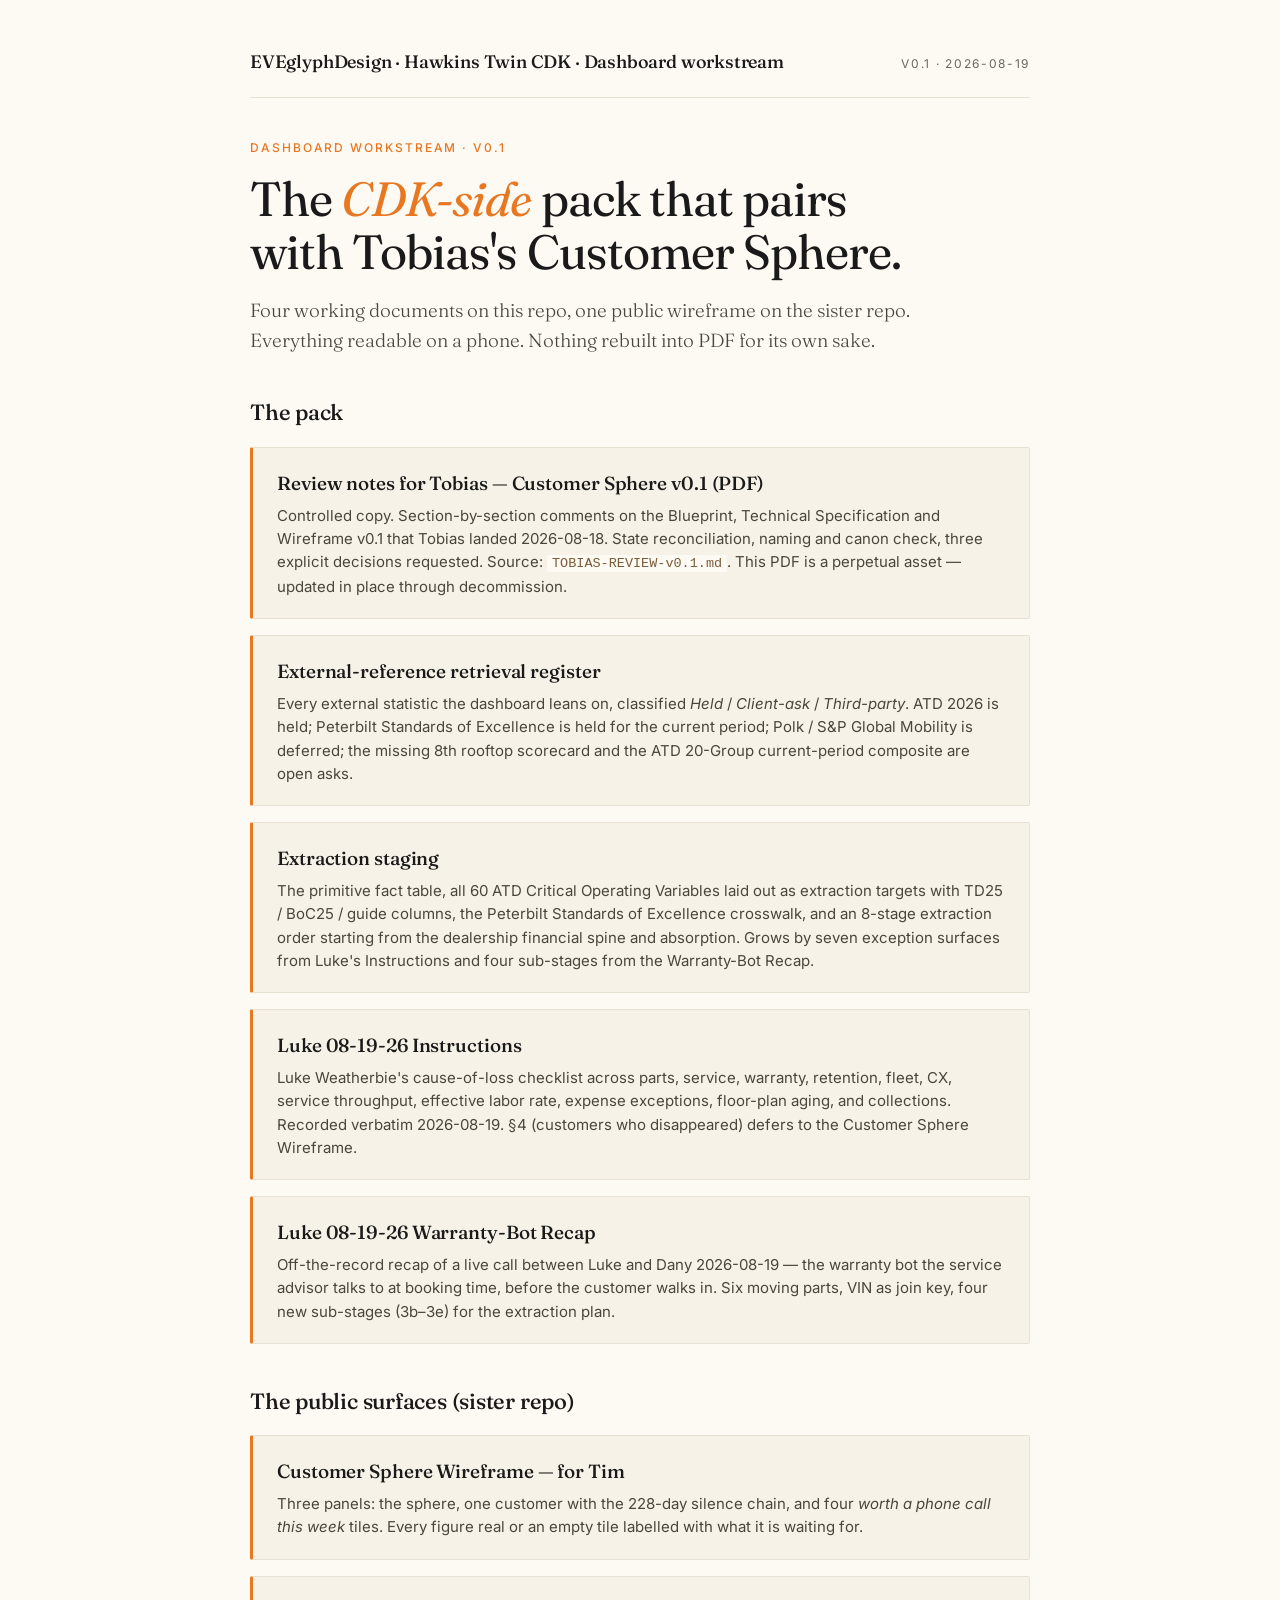
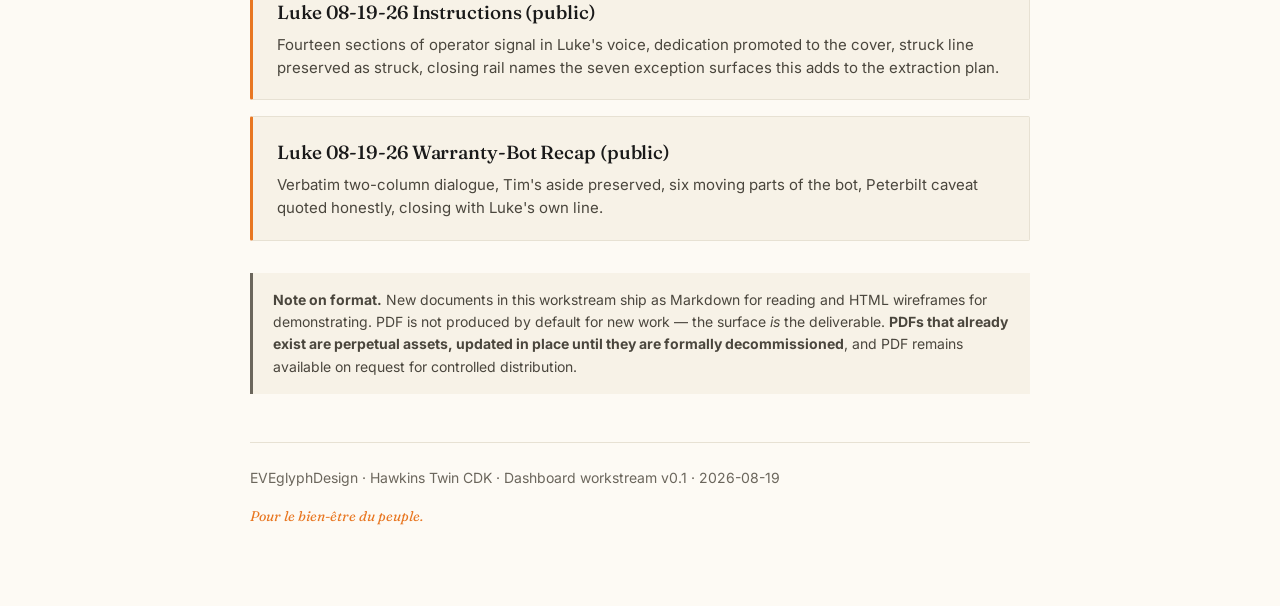
<file: docs/dashboard/index.html>
<!doctype html>
<html lang="en">
<head>
<meta charset="utf-8">
<meta name="viewport" content="width=device-width,initial-scale=1">
<title>Dashboard workstream · EVEglyphDesign · Hawkins Twin CDK</title>
<meta name="description" content="Landing page for the Hawkins Twin dashboard workstream — the Tobias review, the ATD external-reference register, the CDK extraction staging, and Luke's Instructions.">
<link rel="preconnect" href="https://fonts.googleapis.com">
<link rel="preconnect" href="https://fonts.gstatic.com" crossorigin>
<link href="https://fonts.googleapis.com/css2?family=Fraunces:opsz,wght@9..144,300;9..144,400;9..144,500&family=Inter:wght@400;500;600&display=swap" rel="stylesheet">
<style>
  :root {
    --cream:#fdfaf4; --cream-2:#f7f2e7;
    --ink:#1a1a1a; --ink-soft:#4a463d;
    --line:#e7e1d3; --mute:#6b665c;
    --accent:#e87722;
    --font-display:'Fraunces', Georgia, serif;
    --font-body:'Inter', system-ui, sans-serif;
  }
  *,*::before,*::after { box-sizing:border-box; margin:0; padding:0; }
  body { background:var(--cream); color:var(--ink); font-family:var(--font-body); font-size:17px; line-height:1.6; -webkit-font-smoothing:antialiased; }
  a { color:var(--accent); text-decoration:none; border-bottom:1px solid transparent; }
  a:hover { border-bottom-color:var(--accent); }
  .wrap { width:min(calc(100% - 2rem), 780px); margin:0 auto; padding:3rem 0 5rem; }
  .masthead { border-bottom:1px solid var(--line); padding-bottom:1.25rem; margin-bottom:2.5rem; display:flex; justify-content:space-between; align-items:baseline; gap:1rem; flex-wrap:wrap; }
  .masthead-title { font-family:var(--font-display); font-weight:500; font-size:18px; letter-spacing:-.01em; }
  .masthead-meta { font-size:12px; letter-spacing:.14em; text-transform:uppercase; color:var(--mute); }
  .kicker { font-size:12px; font-weight:500; letter-spacing:.16em; text-transform:uppercase; color:var(--accent); margin-bottom:1rem; }
  h1 { font-family:var(--font-display); font-weight:400; font-size:clamp(32px, 5vw, 48px); line-height:1.1; letter-spacing:-.02em; margin-bottom:1rem; max-width:22ch; }
  h1 em { font-style:italic; color:var(--accent); }
  .lede { font-family:var(--font-display); font-weight:300; font-size:19px; color:var(--ink-soft); max-width:60ch; margin-bottom:2.5rem; }
  h2 { font-family:var(--font-display); font-weight:500; font-size:22px; margin:2.5rem 0 1rem; letter-spacing:-.01em; }
  ul.cards { list-style:none; }
  ul.cards li { background:var(--cream-2); border:1px solid var(--line); border-left:3px solid var(--accent); padding:1.25rem 1.5rem; margin-bottom:1rem; border-radius:2px; }
  ul.cards li strong { display:block; font-family:var(--font-display); font-weight:500; font-size:19px; margin-bottom:.35rem; letter-spacing:-.005em; }
  ul.cards li strong a { color:var(--ink); border-bottom:none; }
  ul.cards li strong a:hover { color:var(--accent); }
  ul.cards li p { color:var(--ink-soft); font-size:15px; line-height:1.55; }
  ul.cards li p code { background:var(--cream); padding:1px 5px; border-radius:2px; font-size:.9em; color:var(--past, #7a5c3a); }
  .note { background:var(--cream-2); border-left:3px solid var(--mute); padding:1rem 1.25rem; color:var(--ink-soft); font-size:14px; margin-top:2rem; }
  footer { color:var(--mute); font-size:14px; margin-top:3rem; padding-top:1.5rem; border-top:1px solid var(--line); }
  footer .mark { color:var(--accent); font-family:var(--font-display); font-style:italic; margin-top:1rem; }
</style>
</head>
<body>
<div class="wrap">

<header class="masthead">
  <div class="masthead-title">EVEglyphDesign · Hawkins Twin CDK · Dashboard workstream</div>
  <div class="masthead-meta">v0.1 · 2026-08-19</div>
</header>

<div class="kicker">DASHBOARD WORKSTREAM · v0.1</div>
<h1>The <em>CDK-side</em> pack that pairs with Tobias's Customer Sphere.</h1>
<p class="lede">Four working documents on this repo, one public wireframe on the sister repo. Everything readable on a phone. Nothing rebuilt into PDF for its own sake.</p>

<h2>The pack</h2>
<ul class="cards">
  <li>
    <strong><a href="EVEglyphDesign_Customer_Sphere_v0.1_Review.pdf">Review notes for Tobias — Customer Sphere v0.1 (PDF)</a></strong>
    <p>Controlled copy. Section-by-section comments on the Blueprint, Technical Specification and Wireframe v0.1 that Tobias landed 2026-08-18. State reconciliation, naming and canon check, three explicit decisions requested. Source: <a href="https://github.com/EVEglyphDesign/eve-hawkins-cdk-twin/blob/main/dashboard/TOBIAS-REVIEW-v0.1.md"><code>TOBIAS-REVIEW-v0.1.md</code></a>. This PDF is a perpetual asset — updated in place through decommission.</p>
  </li>
  <li>
    <strong><a href="https://github.com/EVEglyphDesign/eve-hawkins-cdk-twin/blob/main/dashboard/EXTERNAL-REFERENCES.md">External-reference retrieval register</a></strong>
    <p>Every external statistic the dashboard leans on, classified <em>Held</em> / <em>Client-ask</em> / <em>Third-party</em>. ATD 2026 is held; Peterbilt Standards of Excellence is held for the current period; Polk / S&amp;P Global Mobility is deferred; the missing 8th rooftop scorecard and the ATD 20-Group current-period composite are open asks.</p>
  </li>
  <li>
    <strong><a href="https://github.com/EVEglyphDesign/eve-hawkins-cdk-twin/blob/main/dashboard/EXTRACTION-STAGING.md">Extraction staging</a></strong>
    <p>The primitive fact table, all 60 ATD Critical Operating Variables laid out as extraction targets with TD25 / BoC25 / guide columns, the Peterbilt Standards of Excellence crosswalk, and an 8-stage extraction order starting from the dealership financial spine and absorption. Grows by seven exception surfaces from Luke's Instructions and four sub-stages from the Warranty-Bot Recap.</p>
  </li>
  <li>
    <strong><a href="https://github.com/EVEglyphDesign/eve-hawkins-cdk-twin/blob/main/dashboard/Luke-08-19-26-Instructions.md">Luke 08-19-26 Instructions</a></strong>
    <p>Luke Weatherbie's cause-of-loss checklist across parts, service, warranty, retention, fleet, CX, service throughput, effective labor rate, expense exceptions, floor-plan aging, and collections. Recorded verbatim 2026-08-19. §4 (customers who disappeared) defers to the Customer Sphere Wireframe.</p>
  </li>
  <li>
    <strong><a href="https://github.com/EVEglyphDesign/eve-hawkins-cdk-twin/blob/main/dashboard/Luke-08-19-26-Warranty-Bot-Recap.md">Luke 08-19-26 Warranty-Bot Recap</a></strong>
    <p>Off-the-record recap of a live call between Luke and Dany 2026-08-19 — the warranty bot the service advisor talks to at booking time, before the customer walks in. Six moving parts, VIN as join key, four new sub-stages (3b–3e) for the extraction plan.</p>
  </li>
</ul>

<h2>The public surfaces (sister repo)</h2>
<ul class="cards">
  <li>
    <strong><a href="https://eveglyphdesign.github.io/hawkins-twin-platform/customer-sphere/tim/">Customer Sphere Wireframe — for Tim</a></strong>
    <p>Three panels: the sphere, one customer with the 228-day silence chain, and four <em>worth a phone call this week</em> tiles. Every figure real or an empty tile labelled with what it is waiting for.</p>
  </li>
  <li>
    <strong><a href="https://eveglyphdesign.github.io/hawkins-twin-platform/customer-sphere/Luke-08-19-26-Instructions/">Luke 08-19-26 Instructions (public)</a></strong>
    <p>Fourteen sections of operator signal in Luke's voice, dedication promoted to the cover, struck line preserved as struck, closing rail names the seven exception surfaces this adds to the extraction plan.</p>
  </li>
  <li>
    <strong><a href="https://eveglyphdesign.github.io/hawkins-twin-platform/customer-sphere/Luke-08-19-26-Warranty-Bot-Recap/">Luke 08-19-26 Warranty-Bot Recap (public)</a></strong>
    <p>Verbatim two-column dialogue, Tim's aside preserved, six moving parts of the bot, Peterbilt caveat quoted honestly, closing with Luke's own line.</p>
  </li>
</ul>

<div class="note">
  <strong>Note on format.</strong> New documents in this workstream ship as Markdown for reading and HTML wireframes for demonstrating. PDF is not produced by default for new work — the surface <em>is</em> the deliverable. <strong>PDFs that already exist are perpetual assets, updated in place until they are formally decommissioned</strong>, and PDF remains available on request for controlled distribution.
</div>

<footer>
  <p>EVEglyphDesign · Hawkins Twin CDK · Dashboard workstream v0.1 · 2026-08-19</p>
  <p class="mark">Pour le bien-être du peuple.</p>
</footer>

</div>
</body>
</html>
</file>
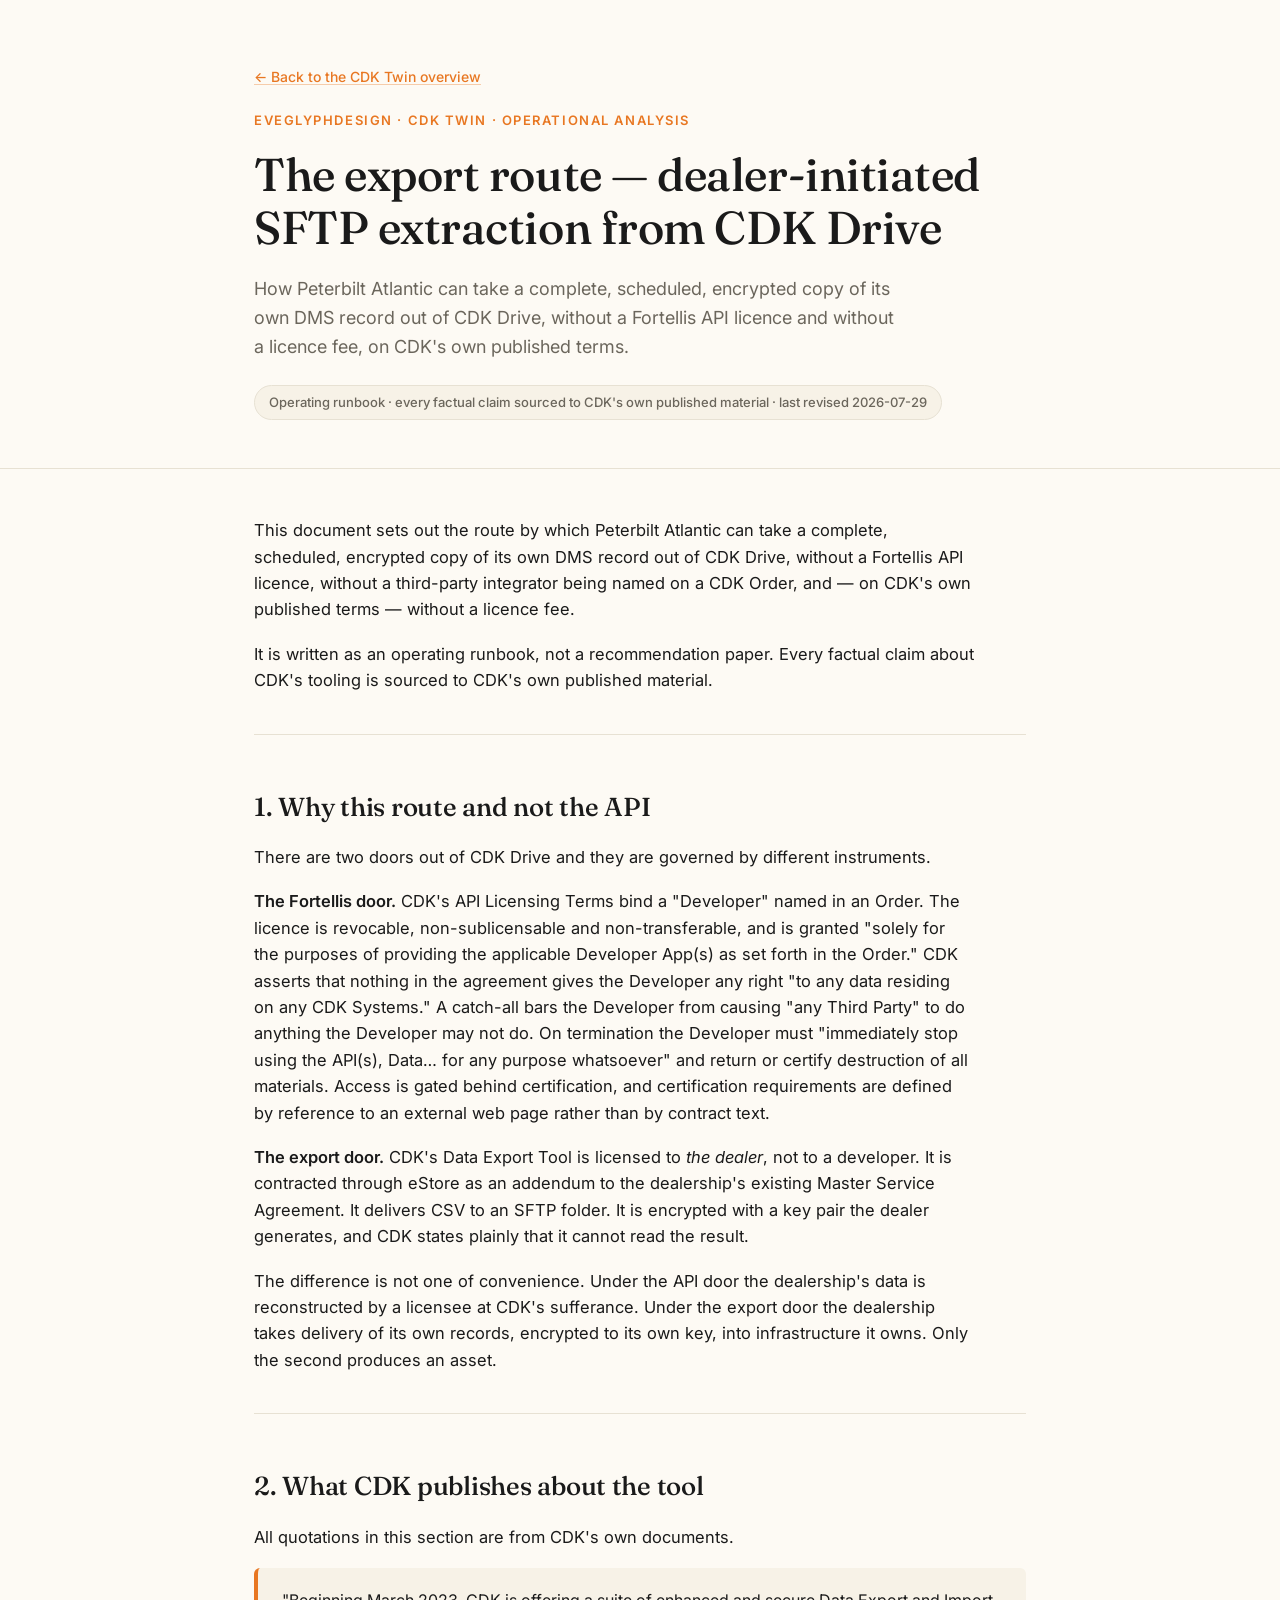
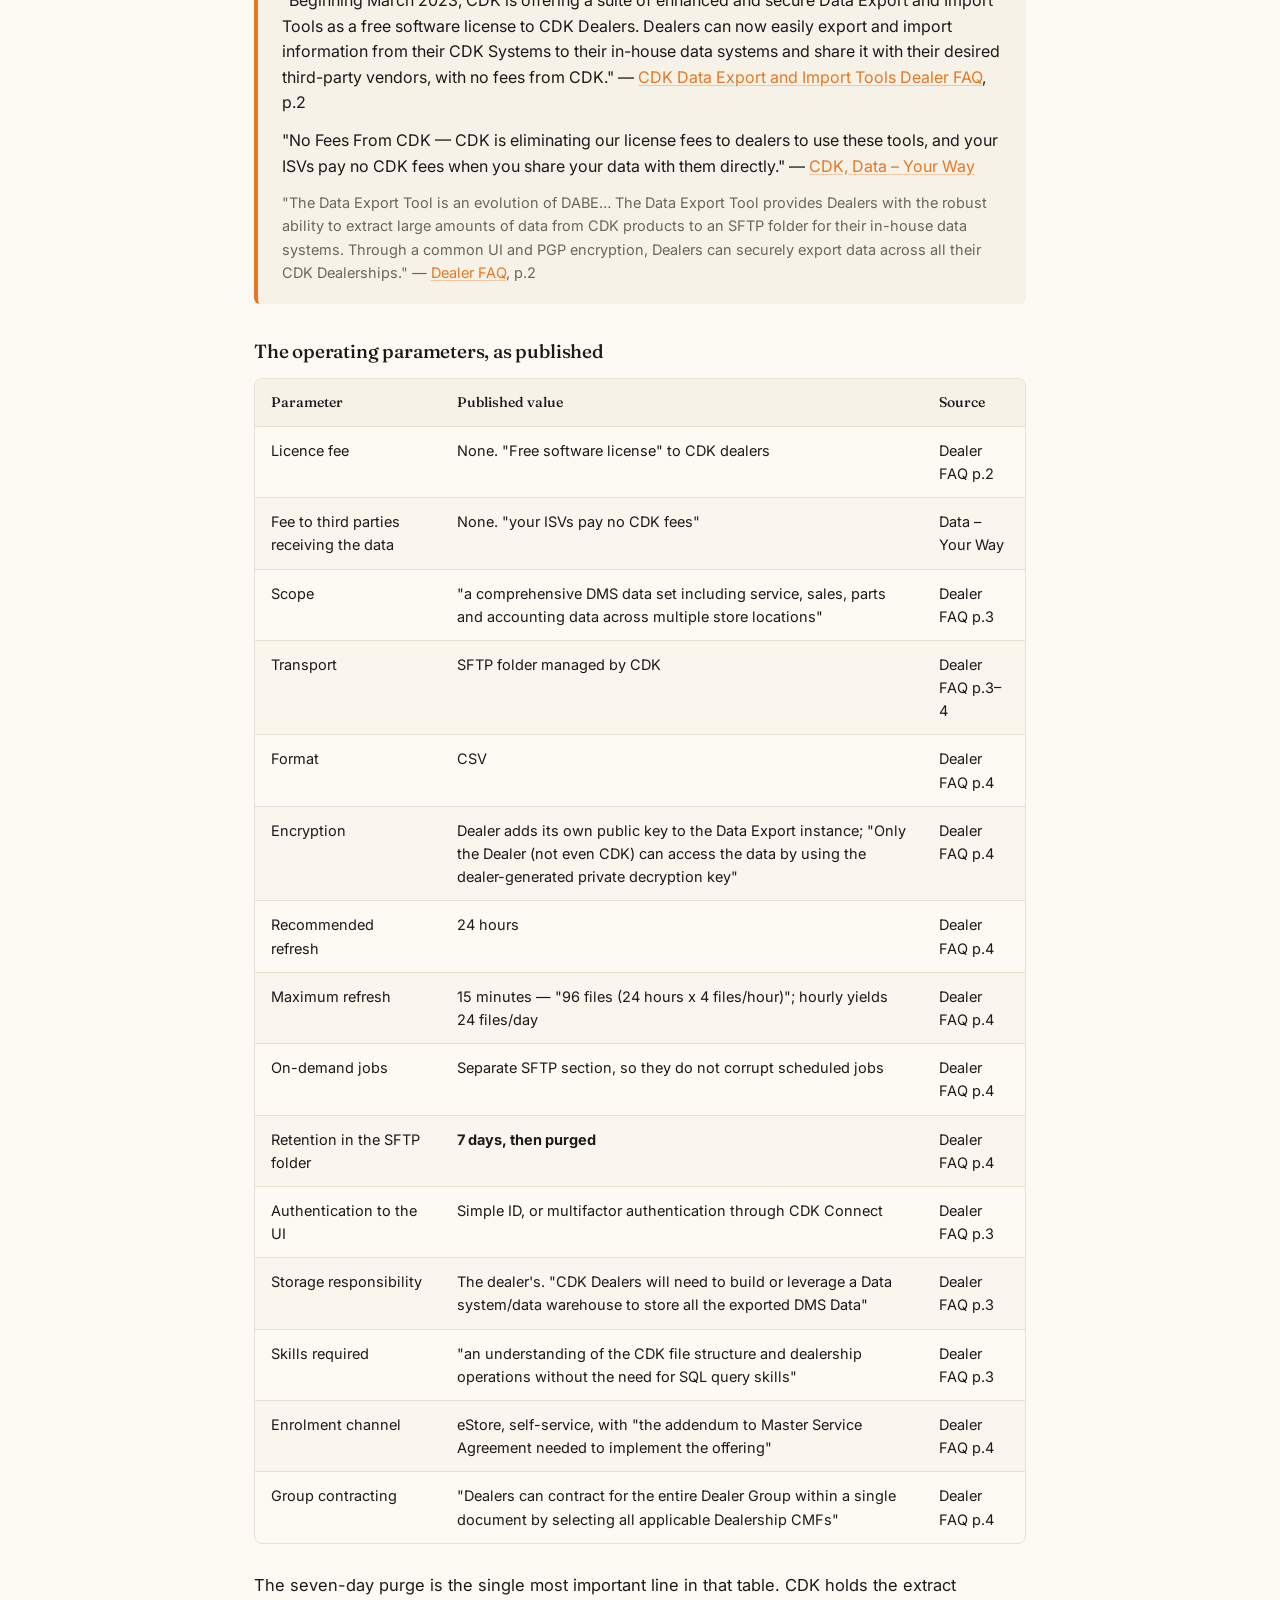
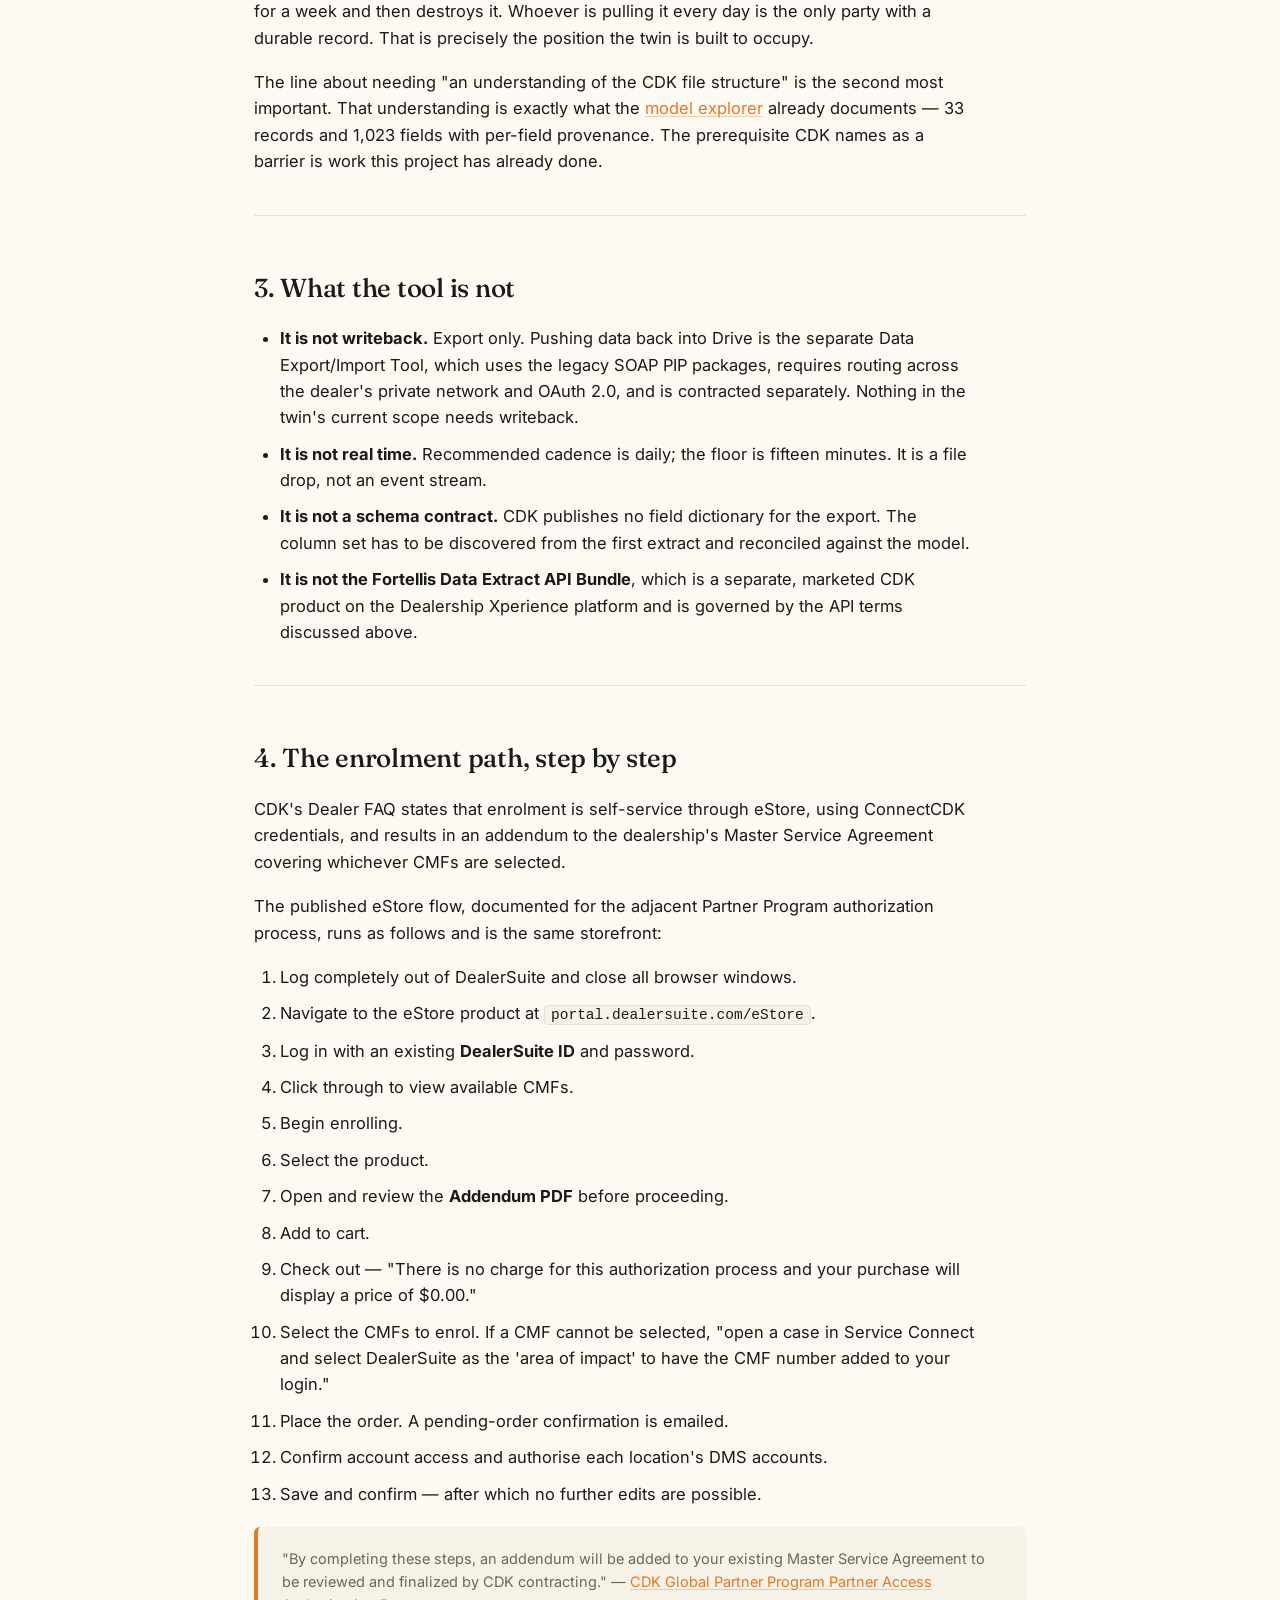
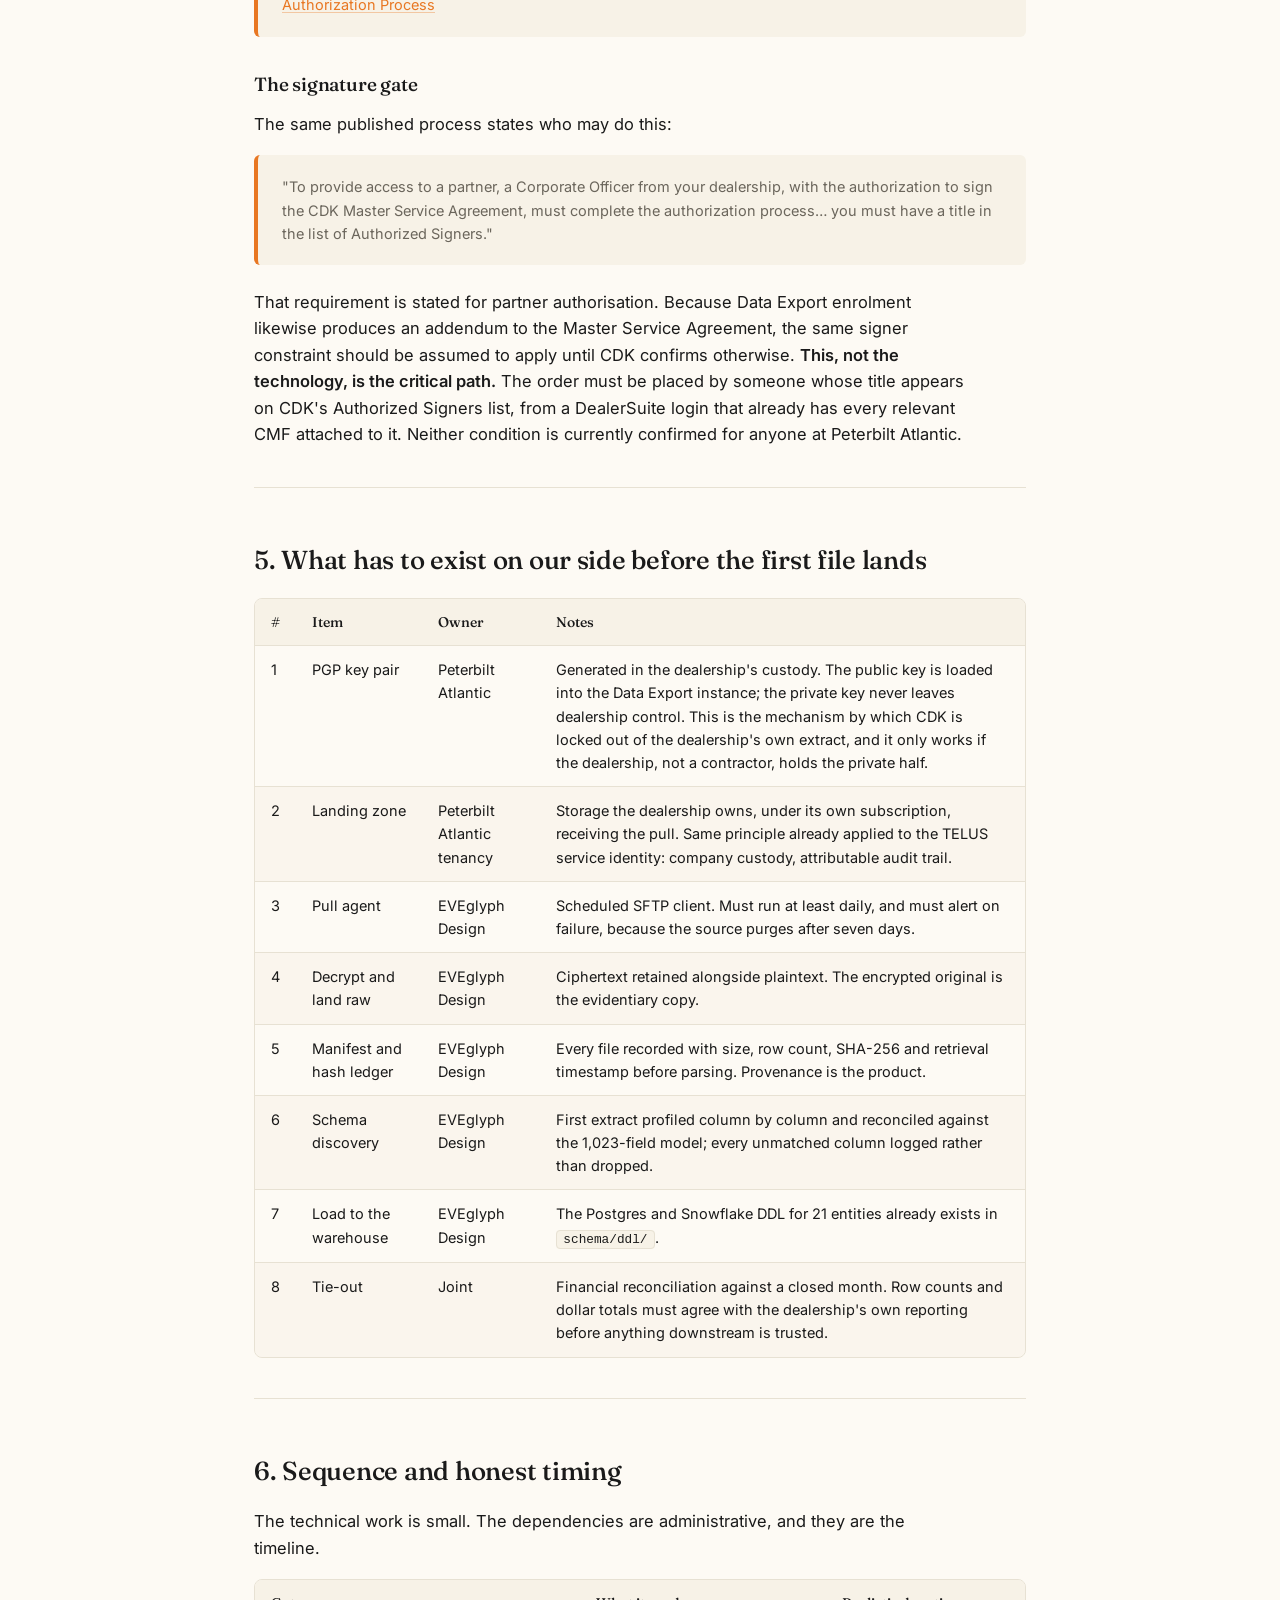
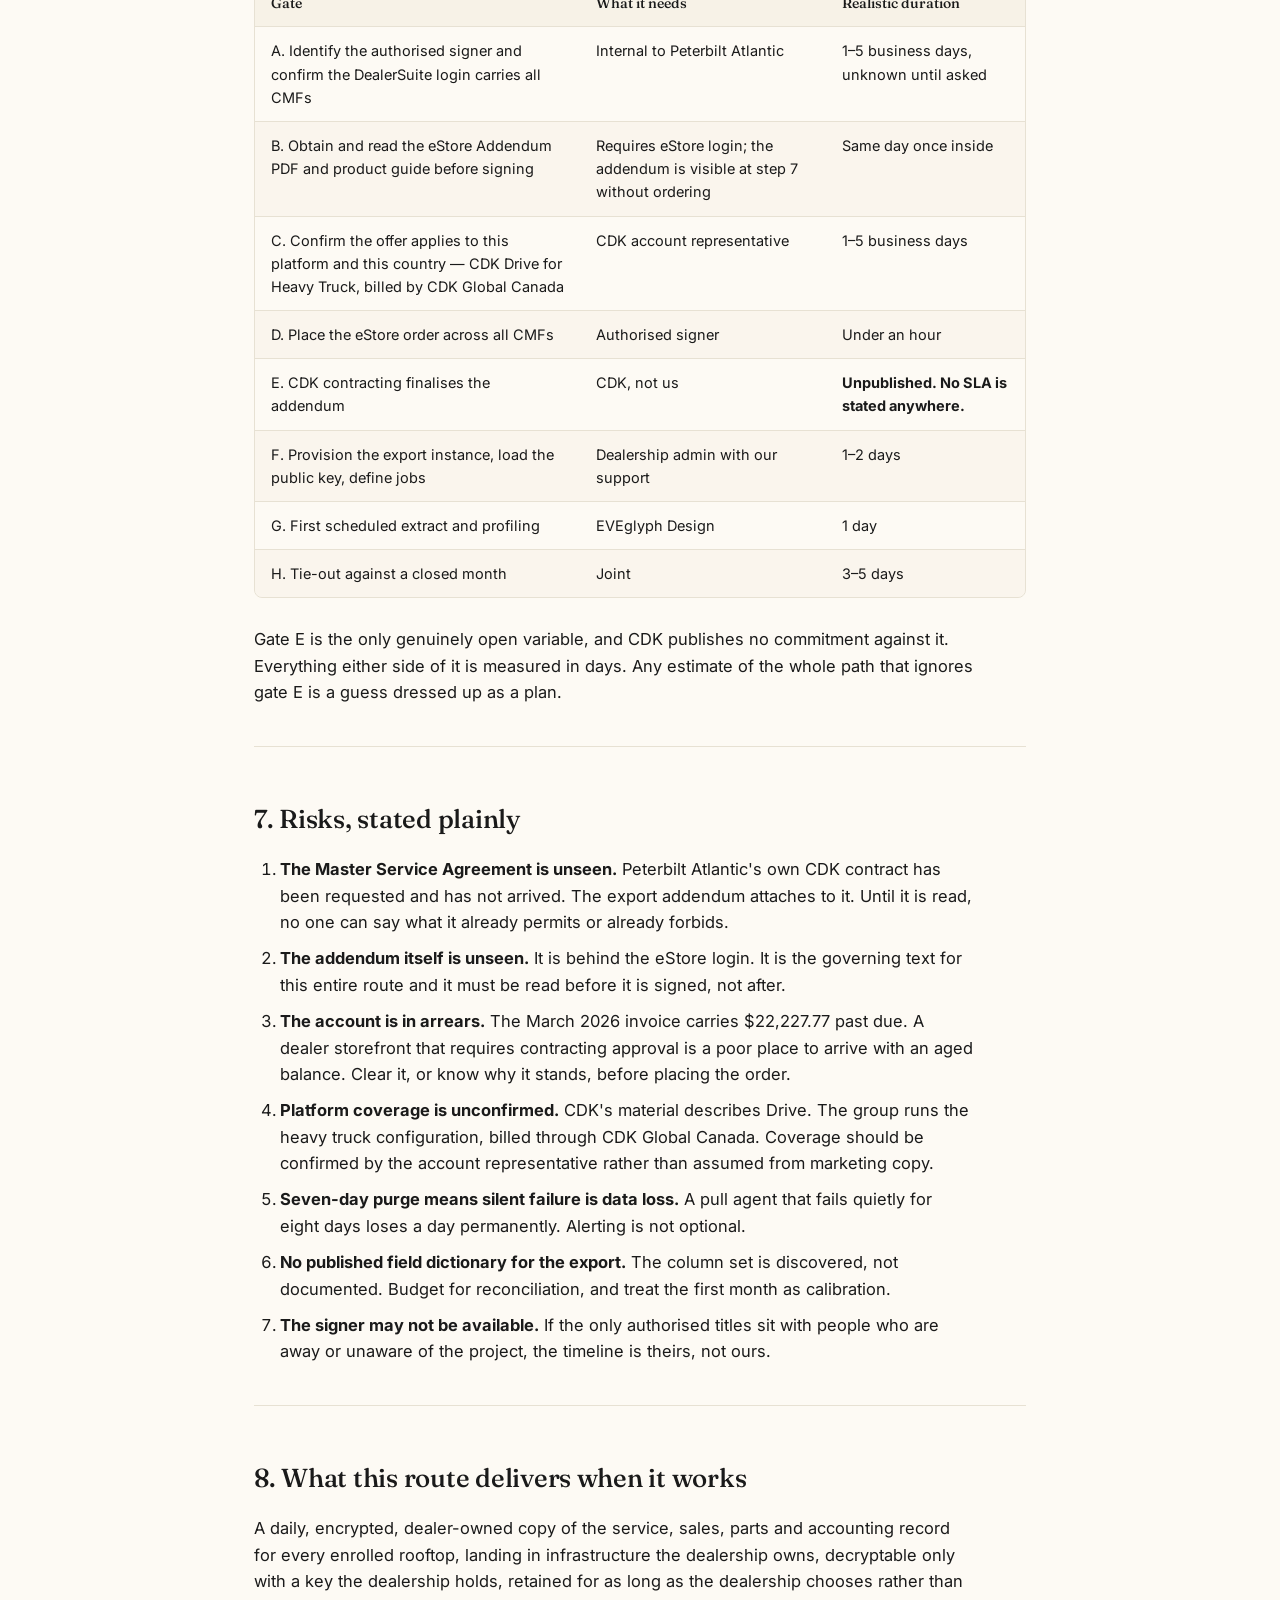
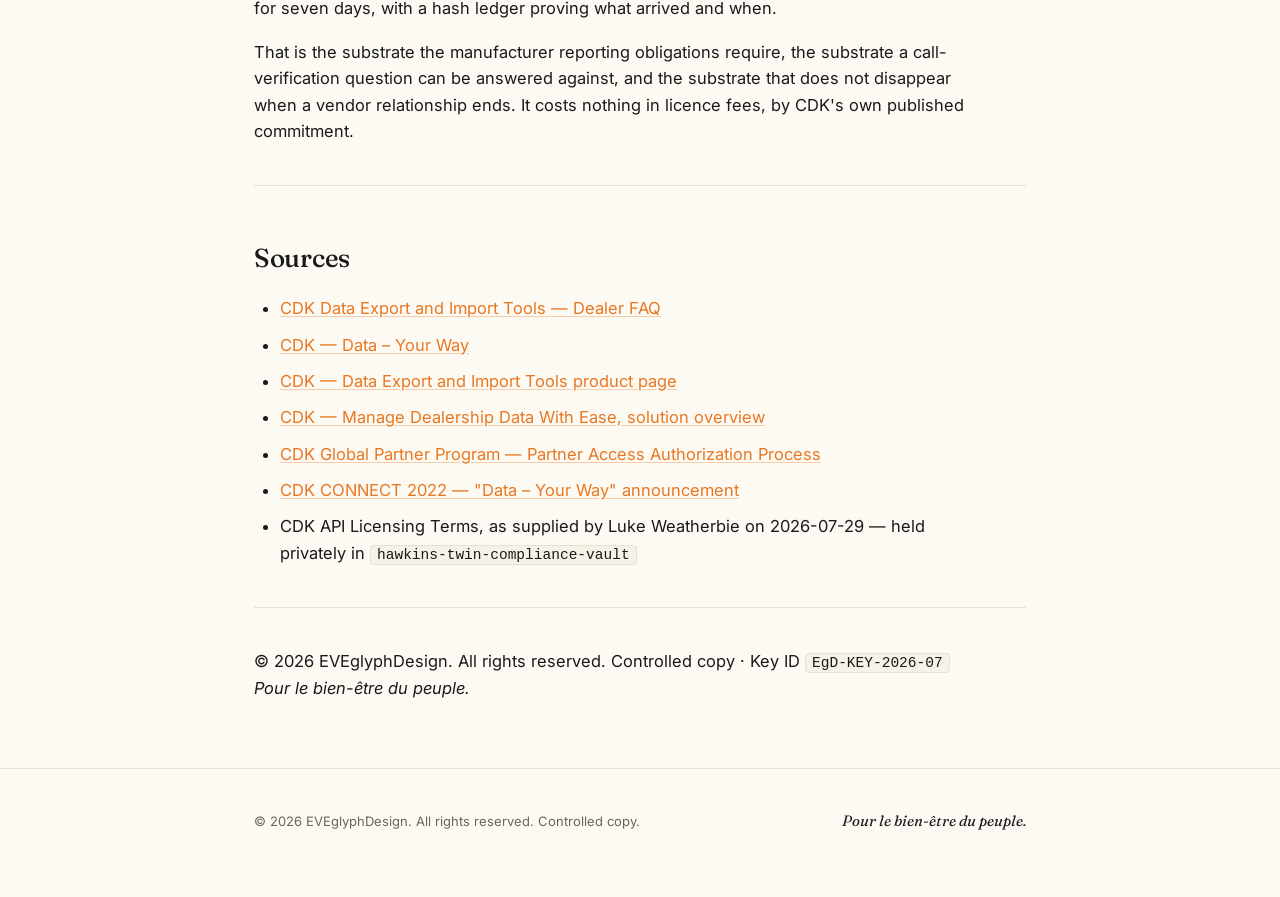
<file: docs/export-route/index.html>
<!DOCTYPE html>
<html lang="en">
<head>
<meta charset="UTF-8">
<meta name="viewport" content="width=device-width, initial-scale=1.0">
<title>The Export Route — EVEglyphDesign — CDK Twin</title>
<link rel="preconnect" href="https://fonts.googleapis.com">
<link rel="preconnect" href="https://fonts.gstatic.com" crossorigin>
<link href="https://fonts.googleapis.com/css2?family=Fraunces:opsz,wght@9..144,300;9..144,500;9..144,600&family=Inter:wght@400;500;600&display=swap" rel="stylesheet">
<style>
  :root {
    --cream: #fdfaf4;
    --cream-2: #f7f2e7;
    --ink: #1a1a1a;
    --line: #e7e1d3;
    --mute: #6b665c;
    --accent: #e87722;
  }

  * { box-sizing: border-box; margin: 0; padding: 0; }

  html, body {
    background: var(--cream);
    color: var(--ink);
    font-family: 'Inter', sans-serif;
    line-height: 1.6;
  }

  h1, h2, h3, .display {
    font-family: 'Fraunces', serif;
    font-weight: 500;
    letter-spacing: -0.01em;
  }

  a {
    color: var(--accent);
    text-decoration: underline;
    text-decoration-color: rgba(232, 119, 34, 0.35);
    text-underline-offset: 2px;
    overflow-wrap: break-word;
  }

  a:hover {
    text-decoration-color: var(--accent);
  }

  .wrap {
    max-width: 820px;
    margin: 0 auto;
    padding: 0 24px;
  }

  header.hero {
    border-bottom: 1px solid var(--line);
    padding: 64px 0 48px;
    background: var(--cream);
  }

  .kicker {
    font-size: 13px;
    letter-spacing: 0.12em;
    text-transform: uppercase;
    color: var(--accent);
    font-weight: 600;
    margin-bottom: 18px;
  }

  header.hero h1 {
    font-size: clamp(28px, 5vw, 46px);
    line-height: 1.15;
    max-width: 760px;
  }

  header.hero p.lede {
    margin-top: 20px;
    max-width: 640px;
    font-size: 18px;
    color: var(--mute);
  }

  .status-pill {
    display: inline-block;
    margin-top: 24px;
    font-size: 13px;
    font-weight: 500;
    padding: 6px 14px;
    border: 1px solid var(--line);
    border-radius: 100px;
    background: var(--cream-2);
    color: var(--mute);
  }

  .back-link {
    display: inline-block;
    margin-bottom: 22px;
    font-size: 14px;
    font-weight: 500;
  }

  main {
    padding: 48px 0 24px;
  }

  article {
    font-size: 16.5px;
  }

  article h1 {
    font-size: clamp(26px, 4.5vw, 38px);
    line-height: 1.2;
    margin: 0 0 20px;
  }

  article h2 {
    font-size: 26px;
    margin: 48px 0 16px;
    padding-top: 4px;
  }

  article h3 {
    font-size: 19px;
    margin: 32px 0 12px;
  }

  article p {
    margin: 0 0 18px;
    max-width: 720px;
  }

  article p strong {
    font-weight: 600;
  }

  article ul, article ol {
    margin: 0 0 20px;
    padding-left: 26px;
    max-width: 720px;
  }

  article li {
    margin-bottom: 10px;
  }

  article li > ul, article li > ol {
    margin-top: 10px;
    margin-bottom: 0;
  }

  article hr {
    border: none;
    border-top: 1px solid var(--line);
    margin: 40px 0;
  }

  article code {
    font-family: 'SFMono-Regular', Consolas, 'Liberation Mono', Menlo, monospace;
    font-size: 0.88em;
    background: var(--cream-2);
    border: 1px solid var(--line);
    border-radius: 4px;
    padding: 1px 6px;
    word-break: break-word;
  }

  /* Blockquotes: distinct, accent left rule, cream-2 background */
  blockquote {
    background: var(--cream-2);
    border-left: 4px solid var(--accent);
    border-radius: 6px;
    padding: 20px 24px;
    margin: 0 0 24px;
  }

  blockquote p {
    color: var(--ink);
    margin-bottom: 12px;
    font-size: 16px;
  }

  blockquote p:last-child {
    margin-bottom: 0;
    color: var(--mute);
    font-size: 14.5px;
  }

  /* Tables: readable on phone via horizontal scroll */
  .table-wrap {
    overflow-x: auto;
    -webkit-overflow-scrolling: touch;
    margin: 0 0 28px;
    border: 1px solid var(--line);
    border-radius: 8px;
  }

  table {
    border-collapse: collapse;
    width: 100%;
    min-width: 560px;
    font-size: 14.5px;
  }

  thead th {
    text-align: left;
    font-family: 'Fraunces', serif;
    font-weight: 500;
    font-size: 14px;
    color: var(--ink);
    background: var(--cream-2);
    padding: 12px 16px;
    border-bottom: 1px solid var(--line);
    white-space: nowrap;
  }

  tbody td {
    padding: 12px 16px;
    border-bottom: 1px solid var(--line);
    color: var(--ink);
    vertical-align: top;
  }

  tbody tr:last-child td {
    border-bottom: none;
  }

  tbody tr:nth-child(even) {
    background: rgba(247, 242, 231, 0.5);
  }

  footer {
    padding: 40px 0 64px;
    border-top: 1px solid var(--line);
    margin-top: 24px;
  }

  footer .foot-inner {
    display: flex;
    flex-wrap: wrap;
    justify-content: space-between;
    gap: 12px;
    align-items: baseline;
    font-size: 13px;
    color: var(--mute);
  }

  footer .mark {
    font-family: 'Fraunces', serif;
    font-style: italic;
    color: var(--ink);
    font-size: 15px;
  }

  @media (max-width: 640px) {
    header.hero { padding: 44px 0 32px; }
    main { padding: 32px 0 16px; }
    article h2 { margin: 36px 0 14px; }
    blockquote { padding: 16px 18px; }
  }
</style>
</head>
<body>

<header class="hero">
  <div class="wrap">
    <a class="back-link" href="../">&larr; Back to the CDK Twin overview</a>
    <div class="kicker">EVEglyphDesign · CDK Twin · Operational Analysis</div>
    <h1>The export route — dealer-initiated SFTP extraction from CDK Drive</h1>
    <p class="lede">
      How Peterbilt Atlantic can take a complete, scheduled, encrypted copy of its own DMS
      record out of CDK Drive, without a Fortellis API licence and without a licence fee,
      on CDK's own published terms.
    </p>
    <span class="status-pill">Operating runbook · every factual claim sourced to CDK's own published material · last revised 2026-07-29</span>
  </div>
</header>

<main>
  <div class="wrap">
    <article>
<p>This document sets out the route by which Peterbilt Atlantic can take a complete, scheduled,
encrypted copy of its own DMS record out of CDK Drive, without a Fortellis API licence, without
a third-party integrator being named on a CDK Order, and — on CDK's own published terms —
without a licence fee.</p>
<p>It is written as an operating runbook, not a recommendation paper. Every factual claim about
CDK's tooling is sourced to CDK's own published material.</p>
<hr />
<h2>1. Why this route and not the API</h2>
<p>There are two doors out of CDK Drive and they are governed by different instruments.</p>
<p><strong>The Fortellis door.</strong> CDK's API Licensing Terms bind a "Developer" named in an Order. The
licence is revocable, non-sublicensable and non-transferable, and is granted "solely for the
purposes of providing the applicable Developer App(s) as set forth in the Order." CDK asserts
that nothing in the agreement gives the Developer any right "to any data residing on any CDK
Systems." A catch-all bars the Developer from causing "any Third Party" to do anything the
Developer may not do. On termination the Developer must "immediately stop using the API(s),
Data… for any purpose whatsoever" and return or certify destruction of all materials. Access is
gated behind certification, and certification requirements are defined by reference to an
external web page rather than by contract text.</p>
<p><strong>The export door.</strong> CDK's Data Export Tool is licensed to <em>the dealer</em>, not to a developer. It
is contracted through eStore as an addendum to the dealership's existing Master Service
Agreement. It delivers CSV to an SFTP folder. It is encrypted with a key pair the dealer
generates, and CDK states plainly that it cannot read the result.</p>
<p>The difference is not one of convenience. Under the API door the dealership's data is
reconstructed by a licensee at CDK's sufferance. Under the export door the dealership takes
delivery of its own records, encrypted to its own key, into infrastructure it owns. Only the
second produces an asset.</p>
<hr />
<h2>2. What CDK publishes about the tool</h2>
<p>All quotations in this section are from CDK's own documents.</p>
<blockquote>
<p>"Beginning March 2023, CDK is offering a suite of enhanced and secure Data Export and Import
Tools as a free software license to CDK Dealers. Dealers can now easily export and import
information from their CDK Systems to their in-house data systems and share it with their
desired third-party vendors, with no fees from CDK."
— <a href="https://cms.cdkglobal.com/sites/default/files/2024-01/Data%20Export%20and%20Import%20Tools%20Dealer%20FAQ_FinalV3-1.pdf">CDK Data Export and Import Tools Dealer FAQ</a>, p.2</p>
<p>"No Fees From CDK — CDK is eliminating our license fees to dealers to use these tools, and your
ISVs pay no CDK fees when you share your data with them directly."
— <a href="https://www2.cdkglobal.com/data-your-way">CDK, Data – Your Way</a></p>
<p>"The Data Export Tool is an evolution of DABE… The Data Export Tool provides Dealers with the
robust ability to extract large amounts of data from CDK products to an SFTP folder for their
in-house data systems. Through a common UI and PGP encryption, Dealers can securely export data
across all their CDK Dealerships."
— <a href="https://cms.cdkglobal.com/sites/default/files/2024-01/Data%20Export%20and%20Import%20Tools%20Dealer%20FAQ_FinalV3-1.pdf">Dealer FAQ</a>, p.2</p>
</blockquote>
<h3>The operating parameters, as published</h3>
<div class="table-wrap"><table>
<thead>
<tr>
<th>Parameter</th>
<th>Published value</th>
<th>Source</th>
</tr>
</thead>
<tbody>
<tr>
<td>Licence fee</td>
<td>None. "Free software license" to CDK dealers</td>
<td>Dealer FAQ p.2</td>
</tr>
<tr>
<td>Fee to third parties receiving the data</td>
<td>None. "your ISVs pay no CDK fees"</td>
<td>Data – Your Way</td>
</tr>
<tr>
<td>Scope</td>
<td>"a comprehensive DMS data set including service, sales, parts and accounting data across multiple store locations"</td>
<td>Dealer FAQ p.3</td>
</tr>
<tr>
<td>Transport</td>
<td>SFTP folder managed by CDK</td>
<td>Dealer FAQ p.3–4</td>
</tr>
<tr>
<td>Format</td>
<td>CSV</td>
<td>Dealer FAQ p.4</td>
</tr>
<tr>
<td>Encryption</td>
<td>Dealer adds its own public key to the Data Export instance; "Only the Dealer (not even CDK) can access the data by using the dealer-generated private decryption key"</td>
<td>Dealer FAQ p.4</td>
</tr>
<tr>
<td>Recommended refresh</td>
<td>24 hours</td>
<td>Dealer FAQ p.4</td>
</tr>
<tr>
<td>Maximum refresh</td>
<td>15 minutes — "96 files (24 hours x 4 files/hour)"; hourly yields 24 files/day</td>
<td>Dealer FAQ p.4</td>
</tr>
<tr>
<td>On-demand jobs</td>
<td>Separate SFTP section, so they do not corrupt scheduled jobs</td>
<td>Dealer FAQ p.4</td>
</tr>
<tr>
<td>Retention in the SFTP folder</td>
<td><strong>7 days, then purged</strong></td>
<td>Dealer FAQ p.4</td>
</tr>
<tr>
<td>Authentication to the UI</td>
<td>Simple ID, or multifactor authentication through CDK Connect</td>
<td>Dealer FAQ p.3</td>
</tr>
<tr>
<td>Storage responsibility</td>
<td>The dealer's. "CDK Dealers will need to build or leverage a Data system/data warehouse to store all the exported DMS Data"</td>
<td>Dealer FAQ p.3</td>
</tr>
<tr>
<td>Skills required</td>
<td>"an understanding of the CDK file structure and dealership operations without the need for SQL query skills"</td>
<td>Dealer FAQ p.3</td>
</tr>
<tr>
<td>Enrolment channel</td>
<td>eStore, self-service, with "the addendum to Master Service Agreement needed to implement the offering"</td>
<td>Dealer FAQ p.4</td>
</tr>
<tr>
<td>Group contracting</td>
<td>"Dealers can contract for the entire Dealer Group within a single document by selecting all applicable Dealership CMFs"</td>
<td>Dealer FAQ p.4</td>
</tr>
</tbody>
</table></div>
<p>The seven-day purge is the single most important line in that table. CDK holds the extract for a
week and then destroys it. Whoever is pulling it every day is the only party with a durable
record. That is precisely the position the twin is built to occupy.</p>
<p>The line about needing "an understanding of the CDK file structure" is the second most important.
That understanding is exactly what the <a href="../model/">model explorer</a> already documents — 33 records
and 1,023 fields with per-field provenance. The prerequisite CDK names as a barrier is work this
project has already done.</p>
<hr />
<h2>3. What the tool is not</h2>
<ul>
<li><strong>It is not writeback.</strong> Export only. Pushing data back into Drive is the separate Data
  Export/Import Tool, which uses the legacy SOAP PIP packages, requires routing across the
  dealer's private network and OAuth 2.0, and is contracted separately. Nothing in the twin's
  current scope needs writeback.</li>
<li><strong>It is not real time.</strong> Recommended cadence is daily; the floor is fifteen minutes. It is a
  file drop, not an event stream.</li>
<li><strong>It is not a schema contract.</strong> CDK publishes no field dictionary for the export. The column
  set has to be discovered from the first extract and reconciled against the model.</li>
<li><strong>It is not the Fortellis Data Extract API Bundle</strong>, which is a separate, marketed CDK product
  on the Dealership Xperience platform and is governed by the API terms discussed above.</li>
</ul>
<hr />
<h2>4. The enrolment path, step by step</h2>
<p>CDK's Dealer FAQ states that enrolment is self-service through eStore, using ConnectCDK
credentials, and results in an addendum to the dealership's Master Service Agreement covering
whichever CMFs are selected.</p>
<p>The published eStore flow, documented for the adjacent Partner Program authorization process,
runs as follows and is the same storefront:</p>
<ol>
<li>Log completely out of DealerSuite and close all browser windows.</li>
<li>Navigate to the eStore product at <code>portal.dealersuite.com/eStore</code>.</li>
<li>Log in with an existing <strong>DealerSuite ID</strong> and password.</li>
<li>Click through to view available CMFs.</li>
<li>Begin enrolling.</li>
<li>Select the product.</li>
<li>Open and review the <strong>Addendum PDF</strong> before proceeding.</li>
<li>Add to cart.</li>
<li>Check out — "There is no charge for this authorization process and your purchase will display
   a price of $0.00."</li>
<li>Select the CMFs to enrol. If a CMF cannot be selected, "open a case in Service Connect and
    select DealerSuite as the 'area of impact' to have the CMF number added to your login."</li>
<li>Place the order. A pending-order confirmation is emailed.</li>
<li>Confirm account access and authorise each location's DMS accounts.</li>
<li>Save and confirm — after which no further edits are possible.</li>
</ol>
<blockquote>
<p>"By completing these steps, an addendum will be added to your existing Master Service Agreement
to be reviewed and finalized by CDK contracting."
— <a href="https://go.oeconnection.com/hubfs/LinkIQ/CDK%20Partner%20Program%20eStore%20Authorization%20Process.pdf">CDK Global Partner Program Partner Access Authorization Process</a></p>
</blockquote>
<h3>The signature gate</h3>
<p>The same published process states who may do this:</p>
<blockquote>
<p>"To provide access to a partner, a Corporate Officer from your dealership, with the
authorization to sign the CDK Master Service Agreement, must complete the authorization
process… you must have a title in the list of Authorized Signers."</p>
</blockquote>
<p>That requirement is stated for partner authorisation. Because Data Export enrolment likewise
produces an addendum to the Master Service Agreement, the same signer constraint should be
assumed to apply until CDK confirms otherwise. <strong>This, not the technology, is the critical path.</strong>
The order must be placed by someone whose title appears on CDK's Authorized Signers list, from a
DealerSuite login that already has every relevant CMF attached to it. Neither condition is
currently confirmed for anyone at Peterbilt Atlantic.</p>
<hr />
<h2>5. What has to exist on our side before the first file lands</h2>
<div class="table-wrap"><table>
<thead>
<tr>
<th>#</th>
<th>Item</th>
<th>Owner</th>
<th>Notes</th>
</tr>
</thead>
<tbody>
<tr>
<td>1</td>
<td>PGP key pair</td>
<td>Peterbilt Atlantic</td>
<td>Generated in the dealership's custody. The public key is loaded into the Data Export instance; the private key never leaves dealership control. This is the mechanism by which CDK is locked out of the dealership's own extract, and it only works if the dealership, not a contractor, holds the private half.</td>
</tr>
<tr>
<td>2</td>
<td>Landing zone</td>
<td>Peterbilt Atlantic tenancy</td>
<td>Storage the dealership owns, under its own subscription, receiving the pull. Same principle already applied to the TELUS service identity: company custody, attributable audit trail.</td>
</tr>
<tr>
<td>3</td>
<td>Pull agent</td>
<td>EVEglyph Design</td>
<td>Scheduled SFTP client. Must run at least daily, and must alert on failure, because the source purges after seven days.</td>
</tr>
<tr>
<td>4</td>
<td>Decrypt and land raw</td>
<td>EVEglyph Design</td>
<td>Ciphertext retained alongside plaintext. The encrypted original is the evidentiary copy.</td>
</tr>
<tr>
<td>5</td>
<td>Manifest and hash ledger</td>
<td>EVEglyph Design</td>
<td>Every file recorded with size, row count, SHA-256 and retrieval timestamp before parsing. Provenance is the product.</td>
</tr>
<tr>
<td>6</td>
<td>Schema discovery</td>
<td>EVEglyph Design</td>
<td>First extract profiled column by column and reconciled against the 1,023-field model; every unmatched column logged rather than dropped.</td>
</tr>
<tr>
<td>7</td>
<td>Load to the warehouse</td>
<td>EVEglyph Design</td>
<td>The Postgres and Snowflake DDL for 21 entities already exists in <code>schema/ddl/</code>.</td>
</tr>
<tr>
<td>8</td>
<td>Tie-out</td>
<td>Joint</td>
<td>Financial reconciliation against a closed month. Row counts and dollar totals must agree with the dealership's own reporting before anything downstream is trusted.</td>
</tr>
</tbody>
</table></div>
<hr />
<h2>6. Sequence and honest timing</h2>
<p>The technical work is small. The dependencies are administrative, and they are the timeline.</p>
<div class="table-wrap"><table>
<thead>
<tr>
<th>Gate</th>
<th>What it needs</th>
<th>Realistic duration</th>
</tr>
</thead>
<tbody>
<tr>
<td>A. Identify the authorised signer and confirm the DealerSuite login carries all CMFs</td>
<td>Internal to Peterbilt Atlantic</td>
<td>1–5 business days, unknown until asked</td>
</tr>
<tr>
<td>B. Obtain and read the eStore Addendum PDF and product guide before signing</td>
<td>Requires eStore login; the addendum is visible at step 7 without ordering</td>
<td>Same day once inside</td>
</tr>
<tr>
<td>C. Confirm the offer applies to this platform and this country — CDK Drive for Heavy Truck, billed by CDK Global Canada</td>
<td>CDK account representative</td>
<td>1–5 business days</td>
</tr>
<tr>
<td>D. Place the eStore order across all CMFs</td>
<td>Authorised signer</td>
<td>Under an hour</td>
</tr>
<tr>
<td>E. CDK contracting finalises the addendum</td>
<td>CDK, not us</td>
<td><strong>Unpublished. No SLA is stated anywhere.</strong></td>
</tr>
<tr>
<td>F. Provision the export instance, load the public key, define jobs</td>
<td>Dealership admin with our support</td>
<td>1–2 days</td>
</tr>
<tr>
<td>G. First scheduled extract and profiling</td>
<td>EVEglyph Design</td>
<td>1 day</td>
</tr>
<tr>
<td>H. Tie-out against a closed month</td>
<td>Joint</td>
<td>3–5 days</td>
</tr>
</tbody>
</table></div>
<p>Gate E is the only genuinely open variable, and CDK publishes no commitment against it. Everything
either side of it is measured in days. Any estimate of the whole path that ignores gate E is a
guess dressed up as a plan.</p>
<hr />
<h2>7. Risks, stated plainly</h2>
<ol>
<li><strong>The Master Service Agreement is unseen.</strong> Peterbilt Atlantic's own CDK contract has been
   requested and has not arrived. The export addendum attaches to it. Until it is read, no one can
   say what it already permits or already forbids.</li>
<li><strong>The addendum itself is unseen.</strong> It is behind the eStore login. It is the governing text for
   this entire route and it must be read before it is signed, not after.</li>
<li><strong>The account is in arrears.</strong> The March 2026 invoice carries $22,227.77 past due. A dealer
   storefront that requires contracting approval is a poor place to arrive with an aged balance.
   Clear it, or know why it stands, before placing the order.</li>
<li><strong>Platform coverage is unconfirmed.</strong> CDK's material describes Drive. The group runs the heavy
   truck configuration, billed through CDK Global Canada. Coverage should be confirmed by the
   account representative rather than assumed from marketing copy.</li>
<li><strong>Seven-day purge means silent failure is data loss.</strong> A pull agent that fails quietly for eight
   days loses a day permanently. Alerting is not optional.</li>
<li><strong>No published field dictionary for the export.</strong> The column set is discovered, not documented.
   Budget for reconciliation, and treat the first month as calibration.</li>
<li><strong>The signer may not be available.</strong> If the only authorised titles sit with people who are away
   or unaware of the project, the timeline is theirs, not ours.</li>
</ol>
<hr />
<h2>8. What this route delivers when it works</h2>
<p>A daily, encrypted, dealer-owned copy of the service, sales, parts and accounting record for every
enrolled rooftop, landing in infrastructure the dealership owns, decryptable only with a key the
dealership holds, retained for as long as the dealership chooses rather than for seven days, with
a hash ledger proving what arrived and when.</p>
<p>That is the substrate the manufacturer reporting obligations require, the substrate a call-
verification question can be answered against, and the substrate that does not disappear when a
vendor relationship ends. It costs nothing in licence fees, by CDK's own published commitment.</p>
<hr />
<h2>Sources</h2>
<ul>
<li><a href="https://cms.cdkglobal.com/sites/default/files/2024-01/Data%20Export%20and%20Import%20Tools%20Dealer%20FAQ_FinalV3-1.pdf">CDK Data Export and Import Tools — Dealer FAQ</a></li>
<li><a href="https://www2.cdkglobal.com/data-your-way">CDK — Data – Your Way</a></li>
<li><a href="https://www.cdkglobal.com/dealership-operations/data-management/cdk-data-export-import-tools">CDK — Data Export and Import Tools product page</a></li>
<li><a href="https://www.cdkglobal.com/sites/cdk4/files/2023-03/23-2459%20Data%20Import_Exporttoolssolutionoverview.pdf">CDK — Manage Dealership Data With Ease, solution overview</a></li>
<li><a href="https://go.oeconnection.com/hubfs/LinkIQ/CDK%20Partner%20Program%20eStore%20Authorization%20Process.pdf">CDK Global Partner Program — Partner Access Authorization Process</a></li>
<li><a href="https://www.cdkglobal.com/media-center/cdk-connect-2022">CDK CONNECT 2022 — "Data – Your Way" announcement</a></li>
<li>CDK API Licensing Terms, as supplied by Luke Weatherbie on 2026-07-29 — held privately in <code>hawkins-twin-compliance-vault</code></li>
</ul>
<hr />
<p>© 2026 EVEglyphDesign. All rights reserved. Controlled copy · Key ID <code>EgD-KEY-2026-07</code>
<em>Pour le bien-être du peuple.</em></p>
    </article>
  </div>
</main>

<footer>
  <div class="wrap">
    <div class="foot-inner">
      <span>© 2026 EVEglyphDesign. All rights reserved. Controlled copy.</span>
      <span class="mark">Pour le bien-être du peuple.</span>
    </div>
  </div>
</footer>

</body>
</html>
</file>
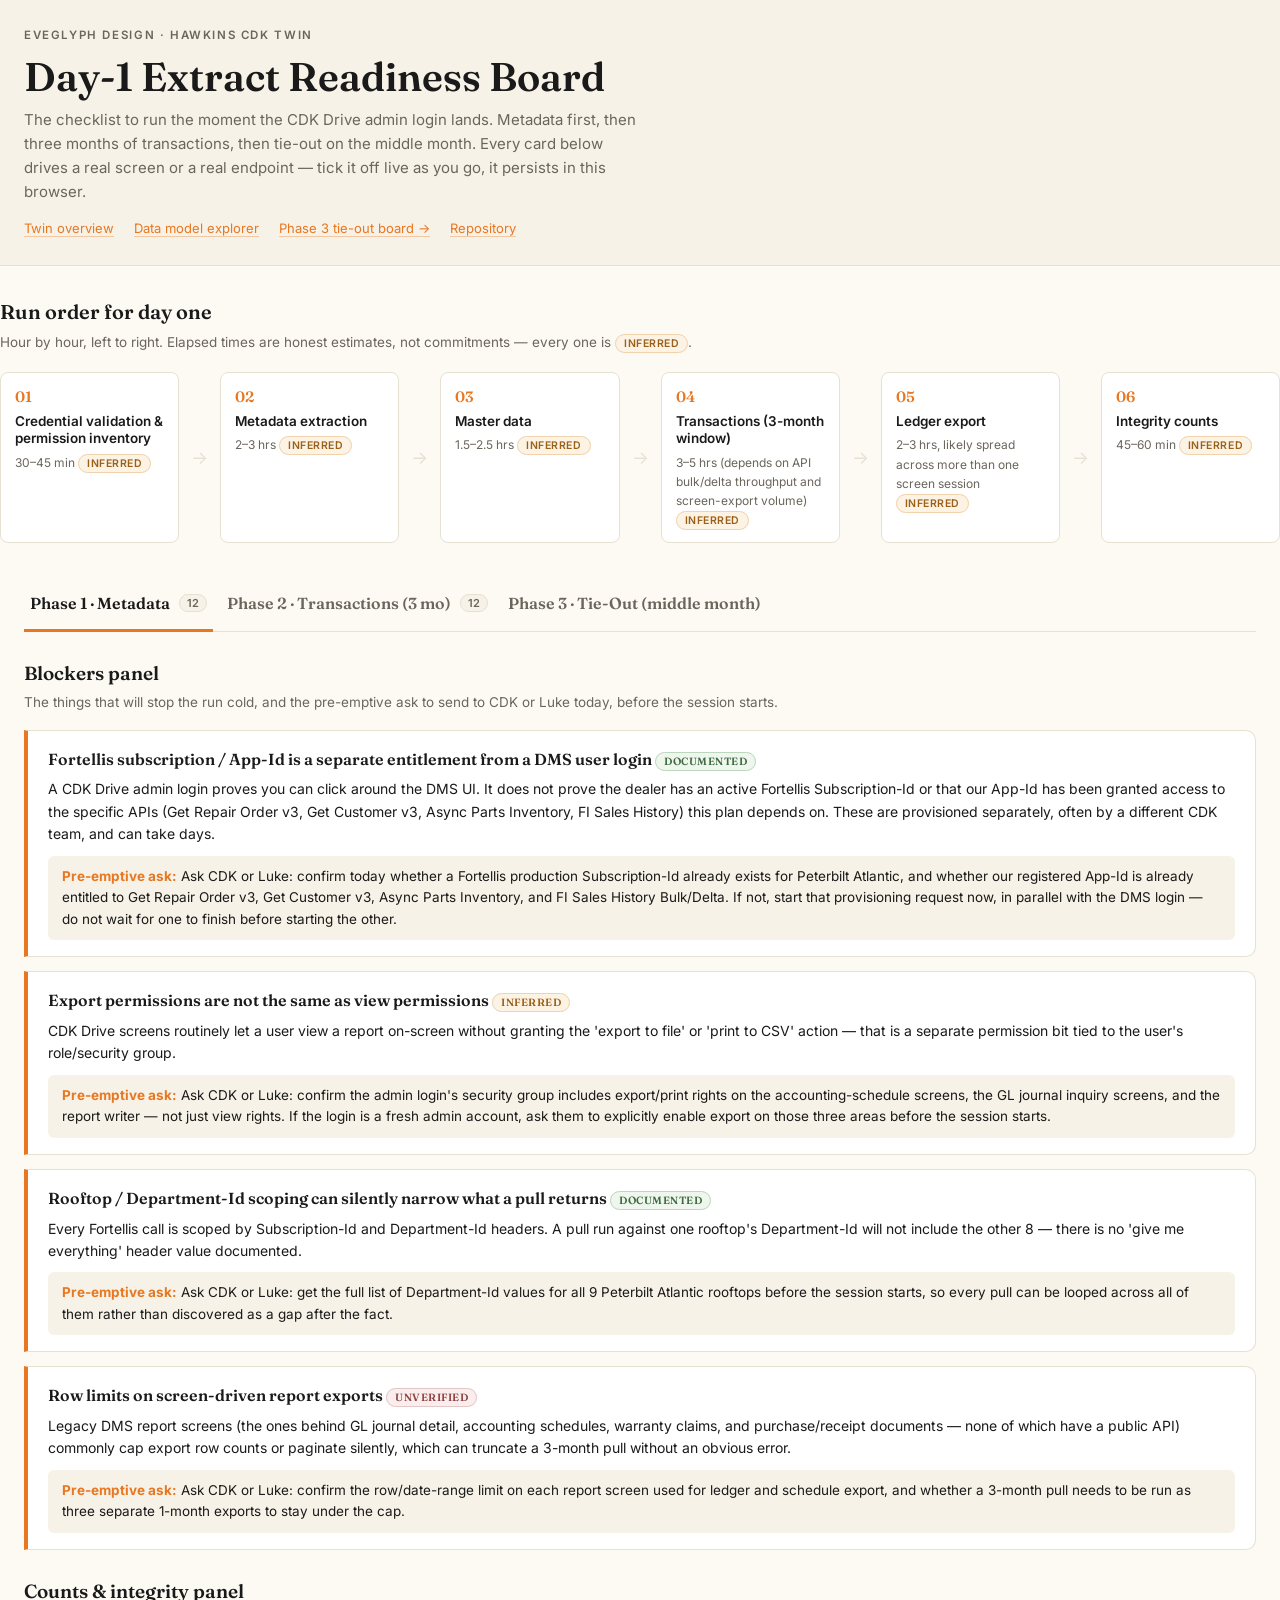
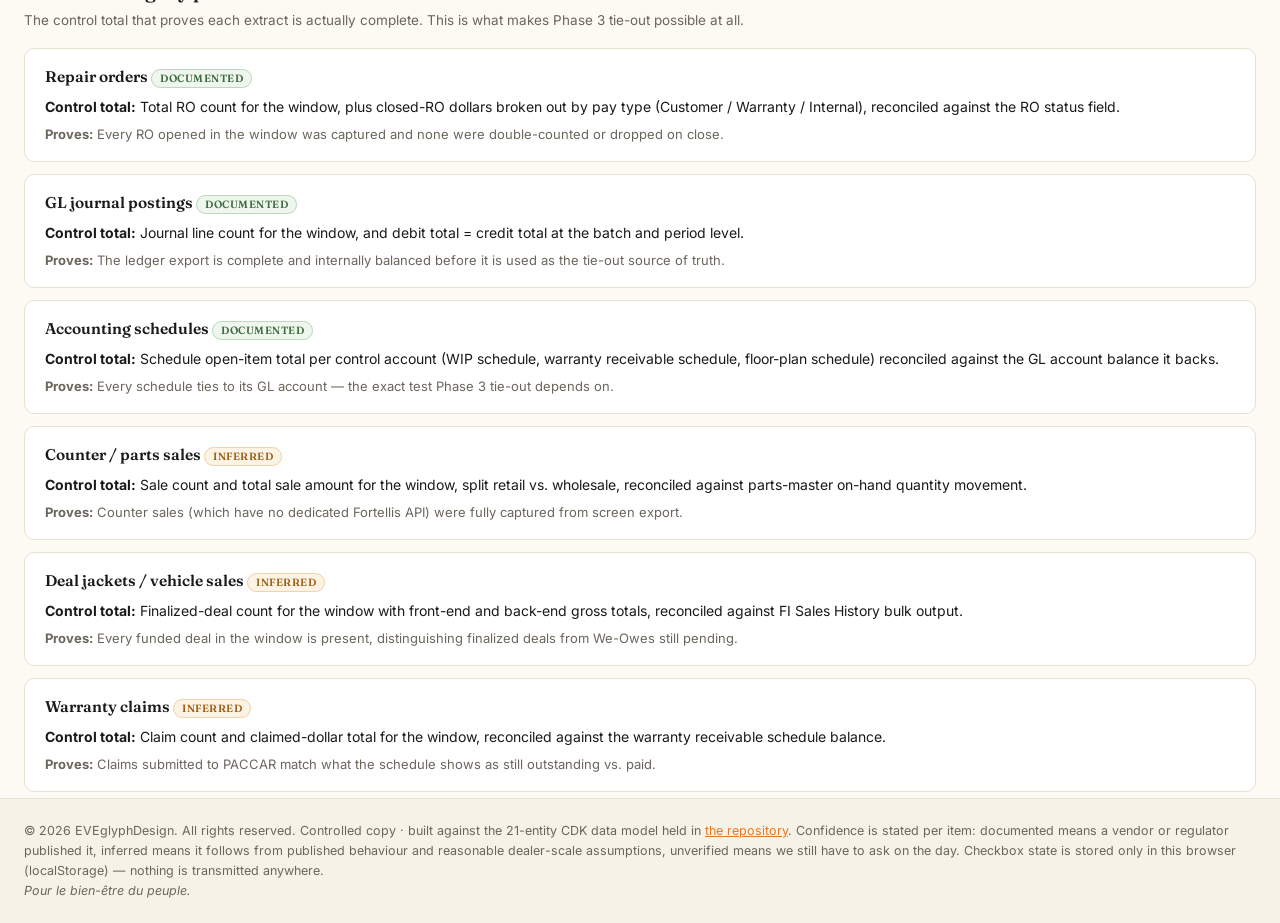
<file: docs/extract/index.html>
<!doctype html>
<html lang="en">
<head>
<meta charset="utf-8">
<meta name="viewport" content="width=device-width, initial-scale=1">
<title>Day-1 Extract Readiness Board — EVEglyphDesign</title>
<link rel="preconnect" href="https://fonts.googleapis.com">
<link rel="preconnect" href="https://fonts.gstatic.com" crossorigin>
<link href="https://fonts.googleapis.com/css2?family=Fraunces:opsz,wght@9..144,300;9..144,500;9..144,600&family=Inter:wght@400;500;600&display=swap" rel="stylesheet">
<style>
:root{--cream:#fdfaf4;--cream2:#f7f2e7;--ink:#1a1a1a;--line:#e7e1d3;--mute:#6b665c;--accent:#e87722}
*{box-sizing:border-box}
html,body{margin:0;padding:0}
body{background:var(--cream);color:var(--ink);font-family:'Inter',system-ui,sans-serif;font-size:15px;line-height:1.6;-webkit-font-smoothing:antialiased}
a{color:var(--accent)}
h1,h2,h3,h4{font-family:'Fraunces',Georgia,serif;font-weight:600;margin:0}
.wrap{max-width:1280px;margin:0 auto;padding:0 24px}

header{border-bottom:1px solid var(--line);background:var(--cream2)}
header .wrap{padding-top:26px;padding-bottom:26px}
.eyebrow{font-size:11.5px;letter-spacing:.14em;text-transform:uppercase;color:var(--mute);font-weight:600;margin-bottom:10px}
h1{font-size:clamp(26px,3.6vw,40px);line-height:1.15;margin-bottom:8px}
header p{margin:0;color:var(--mute);max-width:68ch}
.crumbs{margin-top:14px;font-size:13px}
.crumbs a{margin-right:16px;text-decoration:none;border-bottom:1px solid rgba(232,119,34,.35)}

/* sequence strip */
.seq-wrap{padding:30px 0 6px}
.seq-wrap h2{font-size:20px;margin-bottom:4px}
.seq-wrap .sub{color:var(--mute);font-size:13.5px;margin:0 0 18px}
.seq{display:flex;flex-wrap:wrap;gap:10px}
.seq-step{flex:1 1 150px;min-width:140px;background:#fff;border:1px solid var(--line);border-radius:8px;padding:12px 14px;position:relative}
.seq-step .s-n{font-family:'Fraunces',serif;color:var(--accent);font-weight:600;font-size:15px;margin-bottom:4px}
.seq-step .s-t{font-size:13.5px;font-weight:600;line-height:1.3;margin-bottom:5px}
.seq-step .s-e{font-size:12px;color:var(--mute)}
.seq-step .s-e .cf-tag{margin-left:4px}
.seq-arrow{align-self:center;color:var(--line);font-size:18px;line-height:1;padding:0 2px}

/* tabs */
.tabs{display:flex;gap:8px;margin:30px 0 0;border-bottom:1px solid var(--line);flex-wrap:wrap}
.tab{background:none;border:0;font:inherit;font-family:'Fraunces',serif;font-weight:600;font-size:16px;color:var(--mute);padding:12px 6px;cursor:pointer;border-bottom:3px solid transparent;margin-bottom:-1px}
.tab.on{color:var(--ink);border-bottom-color:var(--accent)}
.tab .tcount{font-family:'Inter',sans-serif;font-weight:600;font-size:11px;color:var(--mute);background:var(--cream2);border:1px solid var(--line);border-radius:20px;padding:1px 7px;margin-left:6px;vertical-align:2px}

.phase-panel{display:none;padding:26px 0 10px}
.phase-panel.on{display:block}
.phase-intro{color:var(--mute);max-width:78ch;margin:0 0 20px;font-size:14.5px}
.phase-link-out{background:var(--cream2);border-left:3px solid var(--accent);border-radius:0 6px 6px 0;padding:13px 16px;font-size:14px;margin-bottom:22px}

/* target cards */
.cards{display:grid;gap:14px}
.card{background:#fff;border:1px solid var(--line);border-radius:10px;padding:18px 20px}
.card-head{display:flex;justify-content:space-between;gap:14px;align-items:flex-start;flex-wrap:wrap}
.card-title h3{font-size:17px;line-height:1.3;margin-bottom:2px}
.card-title .sysname{font-size:12.5px;color:var(--mute);font-family:'Inter',sans-serif}
.card-check{display:flex;align-items:center;gap:7px;font-size:12.5px;color:var(--mute);white-space:nowrap;cursor:pointer;user-select:none}
.card-check input{width:16px;height:16px;accent-color:var(--accent);cursor:pointer}
.card.done{opacity:.55}
.card.done .card-title h3{text-decoration:line-through}

.pill-row{display:flex;flex-wrap:wrap;gap:7px;margin:10px 0 12px}
.pill{font-size:11px;font-weight:600;letter-spacing:.04em;padding:4px 10px;border-radius:20px;border:1px solid var(--line);color:var(--mute);background:var(--cream2);white-space:nowrap}
.pill.full{border-color:#bcd8bc;background:#eef6ee;color:#3d6b3d}
.pill.partial{border-color:#f0d3ac;background:#fdf3e5;color:#9a6017}
.pill.none{border-color:#e3c7c7;background:#faeded;color:#8f4141}
.cf{font-size:10.5px;font-weight:600;letter-spacing:.05em;text-transform:uppercase;white-space:nowrap;padding:2px 8px;border-radius:20px;border:1px solid var(--line)}
.cf.documented{color:#3d6b3d;border-color:#bcd8bc;background:#eef6ee}
.cf.inferred{color:#9a6017;border-color:#f0d3ac;background:#fdf3e5}
.cf.unverified{color:#8f4141;border-color:#e3c7c7;background:#faeded}

.field-grid{display:grid;grid-template-columns:150px 1fr;gap:6px 14px;font-size:13.5px}
.field-grid dt{color:var(--mute);font-size:11px;letter-spacing:.08em;text-transform:uppercase;font-weight:600;padding-top:2px}
.field-grid dd{margin:0 0 2px}
.field-grid code{font-family:ui-monospace,SFMono-Regular,Menlo,monospace;font-size:12.5px;background:var(--cream2);padding:1px 6px;border-radius:4px}
.deps{display:flex;flex-wrap:wrap;gap:6px}
.dep-tag{font-size:11.5px;background:var(--cream2);border:1px solid var(--line);border-radius:20px;padding:3px 10px;color:var(--ink)}
.dep-tag.none{color:var(--mute);font-style:italic;background:none;border-style:dashed}

/* blockers */
.blockers{display:grid;gap:14px}
.blocker{background:#fff;border:1px solid var(--line);border-left:4px solid var(--accent);border-radius:0 10px 10px 0;padding:16px 20px}
.blocker h3{font-size:16px;margin-bottom:6px}
.blocker p{margin:0 0 10px;font-size:14px;color:var(--ink)}
.blocker .ask{background:var(--cream2);border-radius:6px;padding:10px 14px;font-size:13.5px}
.blocker .ask strong{color:var(--accent)}

/* integrity */
.integrity-grid{display:grid;gap:12px}
.integrity-item{background:#fff;border:1px solid var(--line);border-radius:10px;padding:16px 20px}
.integrity-item h3{font-size:15.5px;margin-bottom:6px}
.integrity-item .ctrl{font-size:14px;margin-bottom:6px}
.integrity-item .proves{font-size:13px;color:var(--mute)}

/* section blocks used inside phase panels */
.subsection{margin:26px 0 6px}
.subsection h2{font-size:19px;margin-bottom:4px}
.subsection .sub{color:var(--mute);font-size:13.5px;margin:0 0 16px}

footer{border-top:1px solid var(--line);background:var(--cream2);font-size:12.5px;color:var(--mute)}
footer .wrap{padding:22px 24px}

@media(max-width:720px){.field-grid{grid-template-columns:1fr}.field-grid dt{padding-top:8px}}
</style>
</head>
<body>
<header><div class="wrap">
  <div class="eyebrow">EVEglyph Design · Hawkins CDK Twin</div>
  <h1>Day-1 Extract Readiness Board</h1>
  <p>The checklist to run the moment the CDK Drive admin login lands. Metadata first, then three months of transactions, then tie-out on the middle month. Every card below drives a real screen or a real endpoint — tick it off live as you go, it persists in this browser.</p>
  <div class="crumbs">
    <a href="../">Twin overview</a>
    <a href="../model/">Data model explorer</a>
    <a href="../tieout/">Phase 3 tie-out board →</a>
    <a href="https://github.com/EVEglyphDesign/eve-hawkins-cdk-twin">Repository</a>
  </div>
</div></header>

<div class="wrap seq-wrap">
  <h2>Run order for day one</h2>
  <p class="sub">Hour by hour, left to right. Elapsed times are honest estimates, not commitments — every one is <span class="cf inferred">INFERRED</span>.</p>
  <div class="seq" id="seq"></div>
</div>

<div class="wrap">
  <div class="tabs" id="tabs"></div>

  <div class="phase-panel" id="phase-1">
    <p class="phase-intro">Pull every schema/definition/setup table reachable before touching a single transaction: chart of accounts, account-schedule definitions, department suffix conventions, pay-type/labour-op codes, parts source/price codes, document types, and the user/permission inventory itself. Metadata before transactions, always.</p>
    <div class="cards" id="cards-1"></div>
  </div>

  <div class="phase-panel" id="phase-2">
    <p class="phase-intro">Every transaction class for the 3-month window (May, June, July 2026 by default — confirm exact months on the day): repair orders (header/labour/parts/punches), counter parts sales, deal jackets, parts orders &amp; receipts, warranty claims, and the GL journal/schedule exports that make the ledger visible at all.</p>
    <div class="cards" id="cards-2"></div>
  </div>

  <div class="phase-panel" id="phase-3">
    <p class="phase-intro">Tie-out happens on the middle month of the window (June 2026 by default). This board does not rebuild the financials — that lives on Lane C's tie-out board, linked below. What this phase needs from the extract is the control totals captured in the counts &amp; integrity panel further down this page.</p>
    <div class="phase-link-out">
      <strong>Tie-out board:</strong> rebuild of the income statement by department, balance sheet, schedule balances, and absorption rate from the captured data, reconciled against what CDK/PACCAR actually reported for June 2026 — variance thresholds, break register, sign-off.
      <br><a href="../tieout/">Open the Phase 3 tie-out board →</a>
      <span style="display:inline-block;margin-left:8px" class="cf unverified">UNVERIFIED — board not yet published by Lane C</span>
    </div>
  </div>

  <div class="subsection">
    <h2>Blockers panel</h2>
    <p class="sub">The things that will stop the run cold, and the pre-emptive ask to send to CDK or Luke today, before the session starts.</p>
    <div class="blockers" id="blockers"></div>
  </div>

  <div class="subsection">
    <h2>Counts &amp; integrity panel</h2>
    <p class="sub">The control total that proves each extract is actually complete. This is what makes Phase 3 tie-out possible at all.</p>
    <div class="integrity-grid" id="integrity"></div>
  </div>
</div>

<footer><div class="wrap">
  © 2026 EVEglyphDesign. All rights reserved. Controlled copy · built against the 21-entity CDK data model held in
  <a href="https://github.com/EVEglyphDesign/eve-hawkins-cdk-twin">the repository</a>. Confidence is stated per item:
  documented means a vendor or regulator published it, inferred means it follows from published behaviour and reasonable
  dealer-scale assumptions, unverified means we still have to ask on the day. Checkbox state is stored only in this browser
  (localStorage) — nothing is transmitted anywhere.
  <br><em>Pour le bien-être du peuple.</em>
</div></footer>

<script>
const esc=s=>String(s==null?"":s).replace(/[&<>"]/g,c=>({"&":"&amp;","<":"&lt;",">":"&gt;",'"':"&quot;"}[c]));
const LS_KEY='cdk-extract-checklist-v1';
function loadChecked(){try{return JSON.parse(localStorage.getItem(LS_KEY)||'{}')}catch(e){return{}}}
function saveChecked(o){try{localStorage.setItem(LS_KEY,JSON.stringify(o))}catch(e){}}
let CHECKED=loadChecked();

let PLAN=null;
fetch('extract-plan.json').then(r=>r.json()).then(d=>{PLAN=d;render();})
 .catch(e=>{document.getElementById('cards-1').innerHTML='<p>The extract plan could not be loaded. Open it directly: <a href="extract-plan.json">extract-plan.json</a></p>';});

function reachLabel(r){return {full:'Fortellis REST — full reach',partial:'Fortellis REST — partial reach',none:'No API — export only'}[r]||'Reach unknown';}

function cfBadge(c){
  if(!c) return '';
  const cls=String(c).toLowerCase();
  return '<span class="cf '+esc(cls)+'">'+esc(c)+'</span>';
}

function render(){
  renderSeq();
  renderTabs();
  renderCards(1);
  renderCards(2);
  renderBlockers();
  renderIntegrity();
}

function renderSeq(){
  const seq=document.getElementById('seq');
  seq.innerHTML='';
  PLAN.sequence.forEach((s,i)=>{
    const d=document.createElement('div');d.className='seq-step';
    d.innerHTML='<div class="s-n">'+String(s.order).padStart(2,'0')+'</div>'+
      '<div class="s-t">'+esc(s.block)+'</div>'+
      '<div class="s-e">'+esc(s.elapsed)+' '+cfBadge(s.confidence)+'</div>';
    d.title=s.detail;
    seq.appendChild(d);
    if(i<PLAN.sequence.length-1){
      const a=document.createElement('div');a.className='seq-arrow';a.textContent='→';seq.appendChild(a);
    }
  });
}

function renderTabs(){
  const t=document.getElementById('tabs');
  const p1=PLAN.targets.filter(x=>x.phase===1).length;
  const p2=PLAN.targets.filter(x=>x.phase===2).length;
  t.innerHTML=
    '<button class="tab on" data-p="1">Phase 1 · Metadata <span class="tcount">'+p1+'</span></button>'+
    '<button class="tab" data-p="2">Phase 2 · Transactions (3 mo) <span class="tcount">'+p2+'</span></button>'+
    '<button class="tab" data-p="3">Phase 3 · Tie-Out (middle month)</button>';
  t.querySelectorAll('.tab').forEach(b=>b.addEventListener('click',()=>switchTab(b.dataset.p)));
}

function switchTab(p){
  document.querySelectorAll('.tab').forEach(b=>b.classList.toggle('on',b.dataset.p===p));
  document.querySelectorAll('.phase-panel').forEach(el=>el.classList.toggle('on',el.id==='phase-'+p));
  history.replaceState(null,'','#phase-'+p);
}

function renderCards(phase){
  const el=document.getElementById('cards-'+phase);
  el.innerHTML='';
  const items=PLAN.targets.filter(x=>x.phase===phase);
  items.forEach(t=>{
    const checked=!!CHECKED[t.id];
    const card=document.createElement('div');
    card.className='card'+(checked?' done':'');
    card.id='card-'+t.id;

    const deps=(t.depends_on||[]).length
      ? t.depends_on.map(dId=>{const dt=PLAN.targets.find(x=>x.id===dId);return '<span class="dep-tag">'+esc(dt?dt.luke_name:dId)+'</span>';}).join('')
      : '<span class="dep-tag none">no dependency — can start immediately</span>';

    card.innerHTML=
      '<div class="card-head">'+
        '<div class="card-title"><h3>'+esc(t.luke_name)+'</h3><div class="sysname">'+esc(t.system_name)+'</div></div>'+
        '<label class="card-check"><input type="checkbox" data-id="'+esc(t.id)+'" '+(checked?'checked':'')+'> extracted</label>'+
      '</div>'+
      '<div class="pill-row">'+
        '<span class="pill '+esc(t.reach)+'">'+esc(reachLabel(t.reach))+'</span>'+
        cfBadge(t.confidence)+
      '</div>'+
      '<dl class="field-grid">'+
        '<dt>Source route</dt><dd>'+esc(t.source_route)+'</dd>'+
        '<dt>Endpoint / screen</dt><dd><code>'+esc(t.endpoint_or_screen)+'</code></dd>'+
        '<dt>Expected volume</dt><dd>'+esc(t.volume)+' '+cfBadge(t.volume_confidence)+'</dd>'+
        '<dt>Output file</dt><dd><code>'+esc(t.output_file)+'</code></dd>'+
        '<dt>Control key</dt><dd><code>'+esc(t.control_key)+'</code></dd>'+
        '<dt>Depends on</dt><dd><div class="deps">'+deps+'</div></dd>'+
      '</dl>';
    el.appendChild(card);
  });
  el.querySelectorAll('input[type=checkbox]').forEach(cb=>{
    cb.addEventListener('change',e=>{
      const id=e.target.dataset.id;
      CHECKED[id]=e.target.checked;
      saveChecked(CHECKED);
      e.target.closest('.card').classList.toggle('done',e.target.checked);
    });
  });
}

function renderBlockers(){
  const el=document.getElementById('blockers');
  el.innerHTML='';
  PLAN.blockers.forEach(b=>{
    const d=document.createElement('div');d.className='blocker';
    d.innerHTML='<h3>'+esc(b.title)+' '+cfBadge(b.confidence)+'</h3>'+
      '<p>'+esc(b.detail)+'</p>'+
      '<div class="ask"><strong>Pre-emptive ask:</strong> '+esc(b.ask)+'</div>';
    el.appendChild(d);
  });
}

function renderIntegrity(){
  const el=document.getElementById('integrity');
  el.innerHTML='';
  PLAN.integrity.forEach(i=>{
    const d=document.createElement('div');d.className='integrity-item';
    d.innerHTML='<h3>'+esc(i.class)+' '+cfBadge(i.confidence)+'</h3>'+
      '<div class="ctrl"><strong>Control total:</strong> '+esc(i.control)+'</div>'+
      '<div class="proves"><strong>Proves:</strong> '+esc(i.proves)+'</div>';
    el.appendChild(d);
  });
}

// restore tab from hash on load
window.addEventListener('DOMContentLoaded',()=>{
  const h=location.hash.replace('#phase-','');
  if(['1','2','3'].includes(h)) switchTab(h);
});
</script>
</body>
</html>
</file>
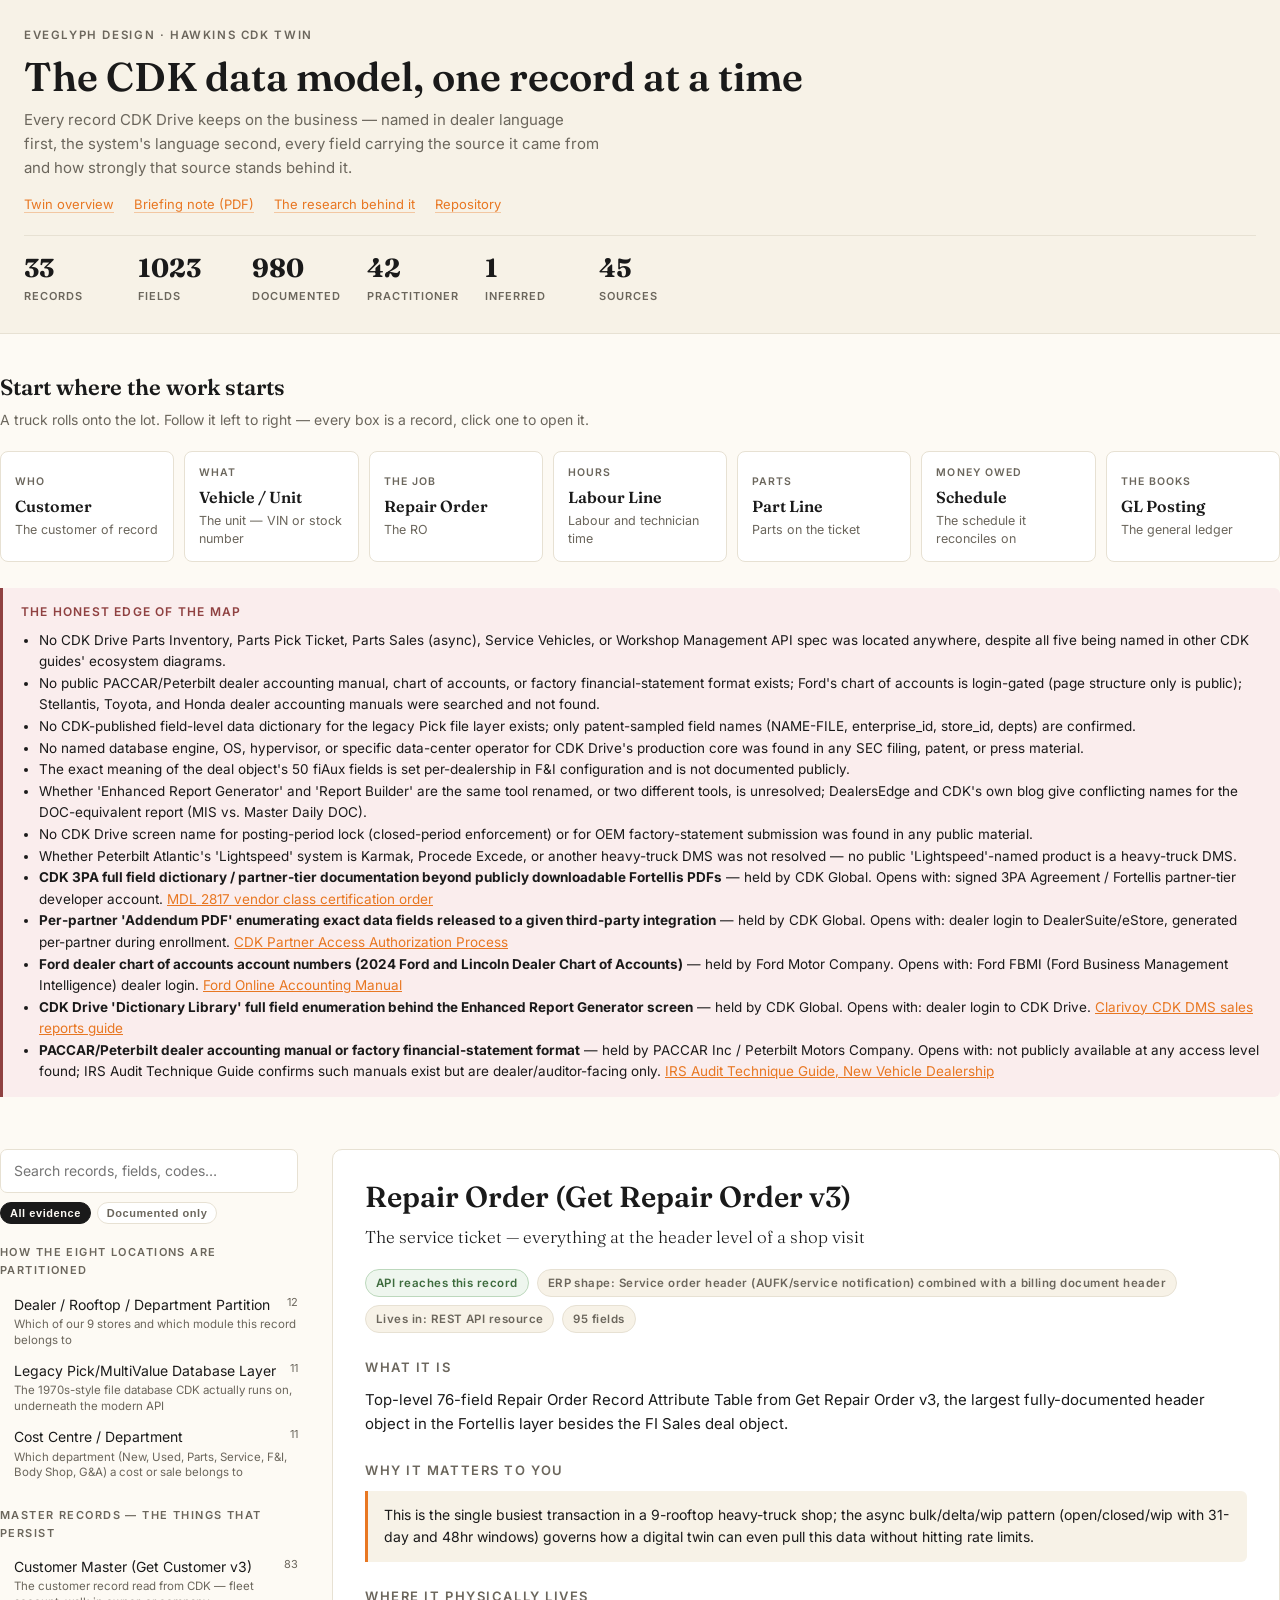
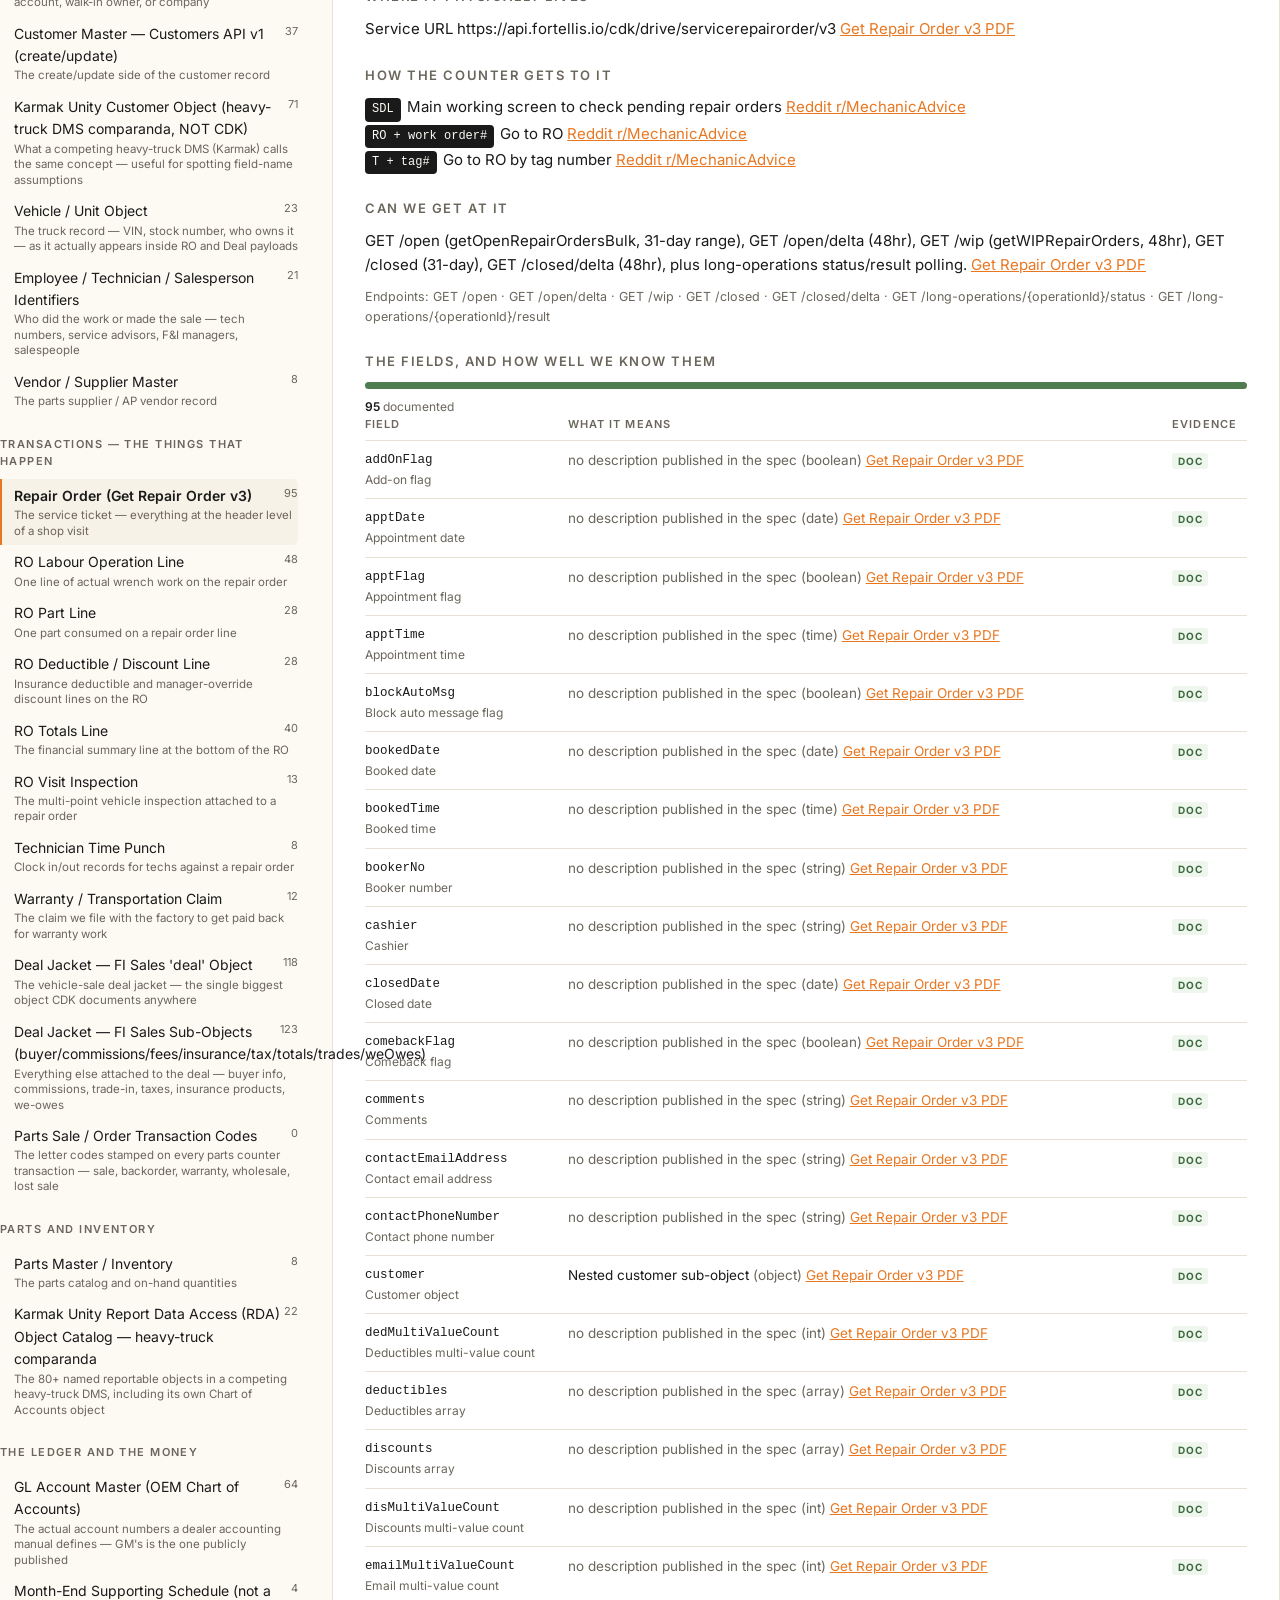
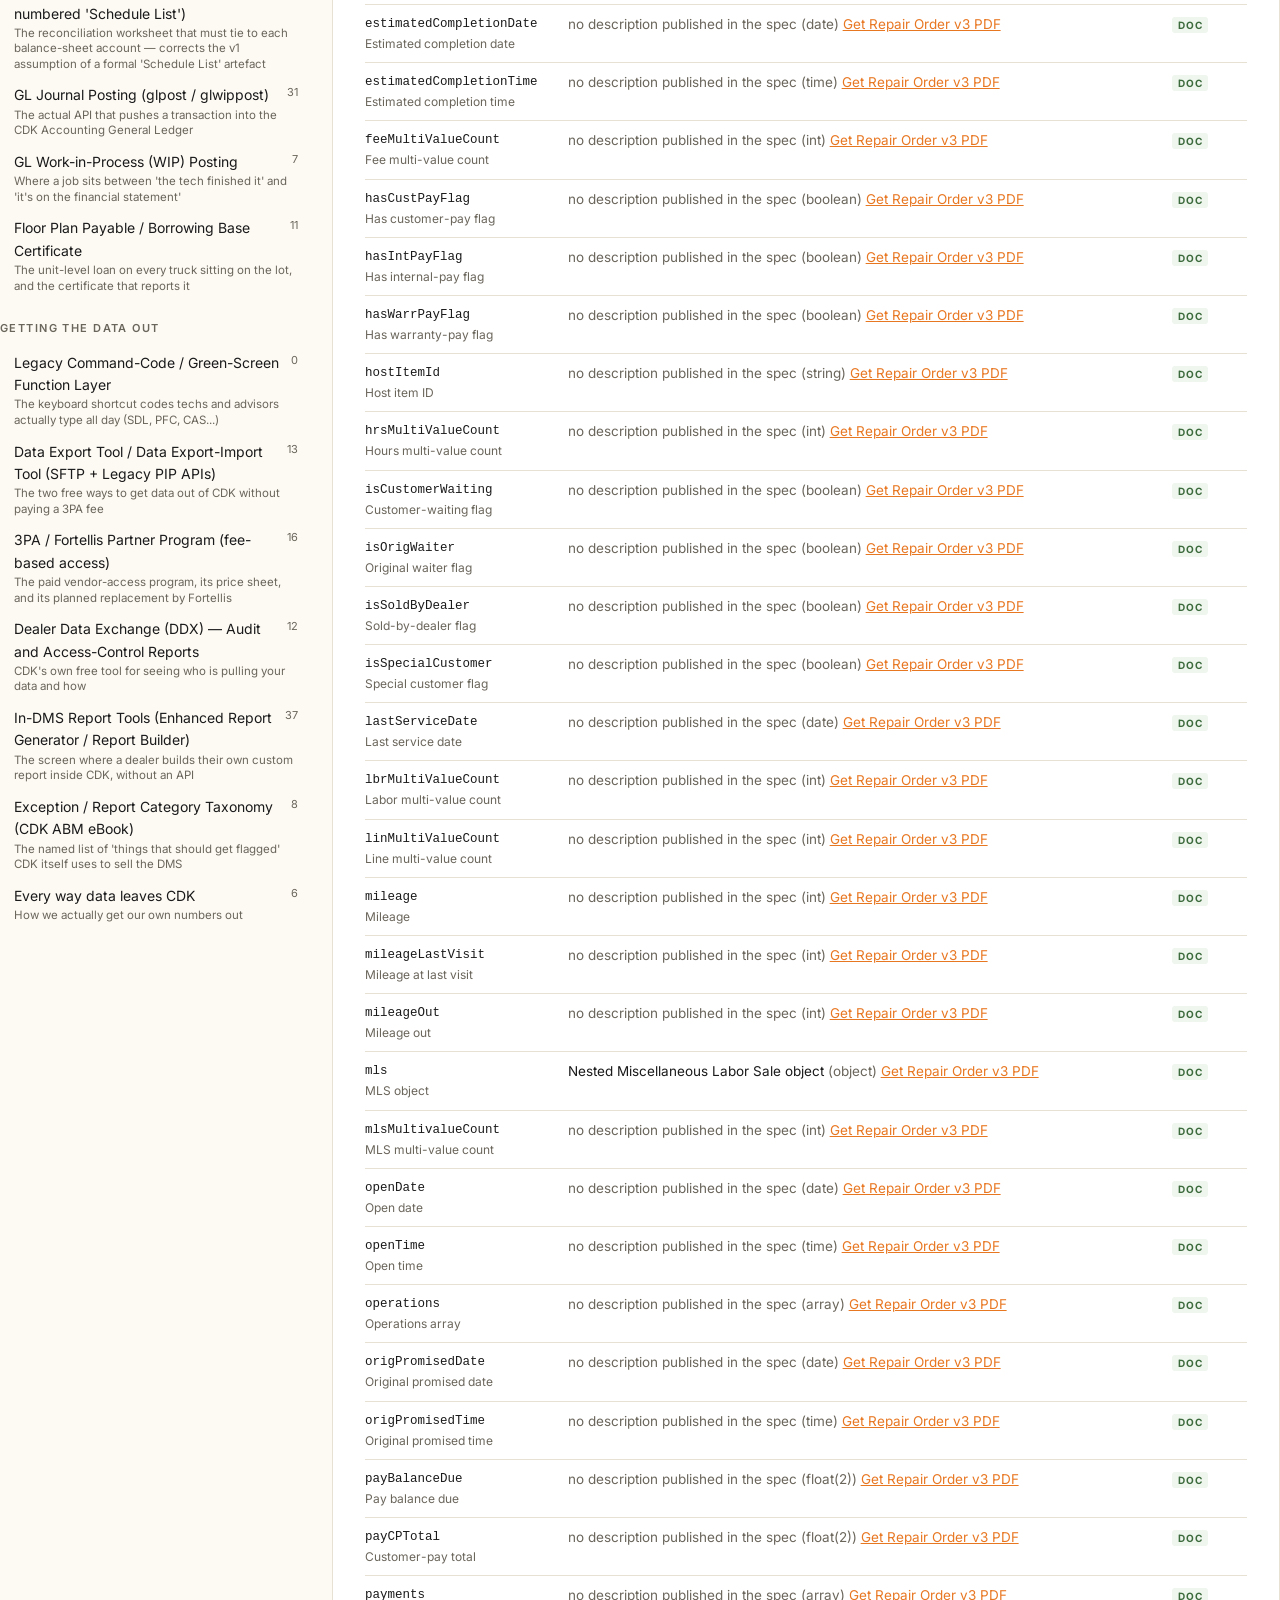
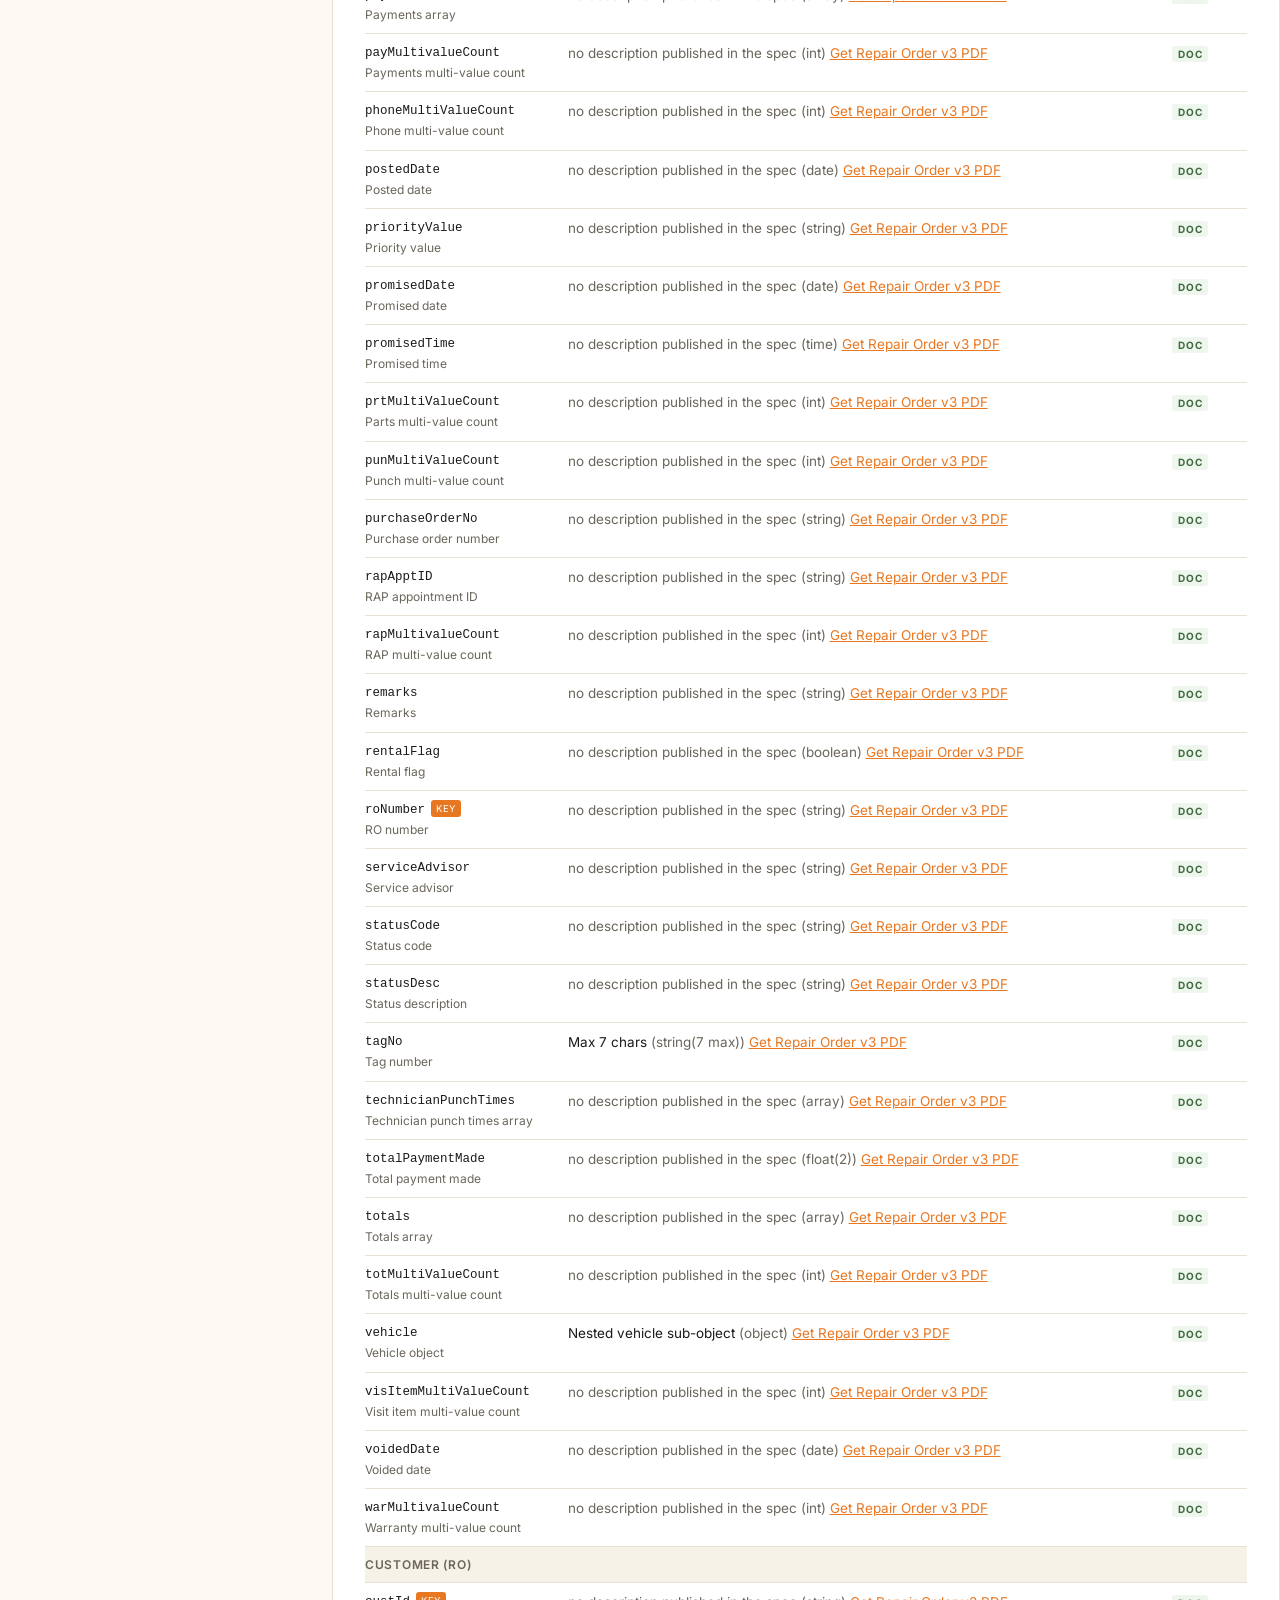
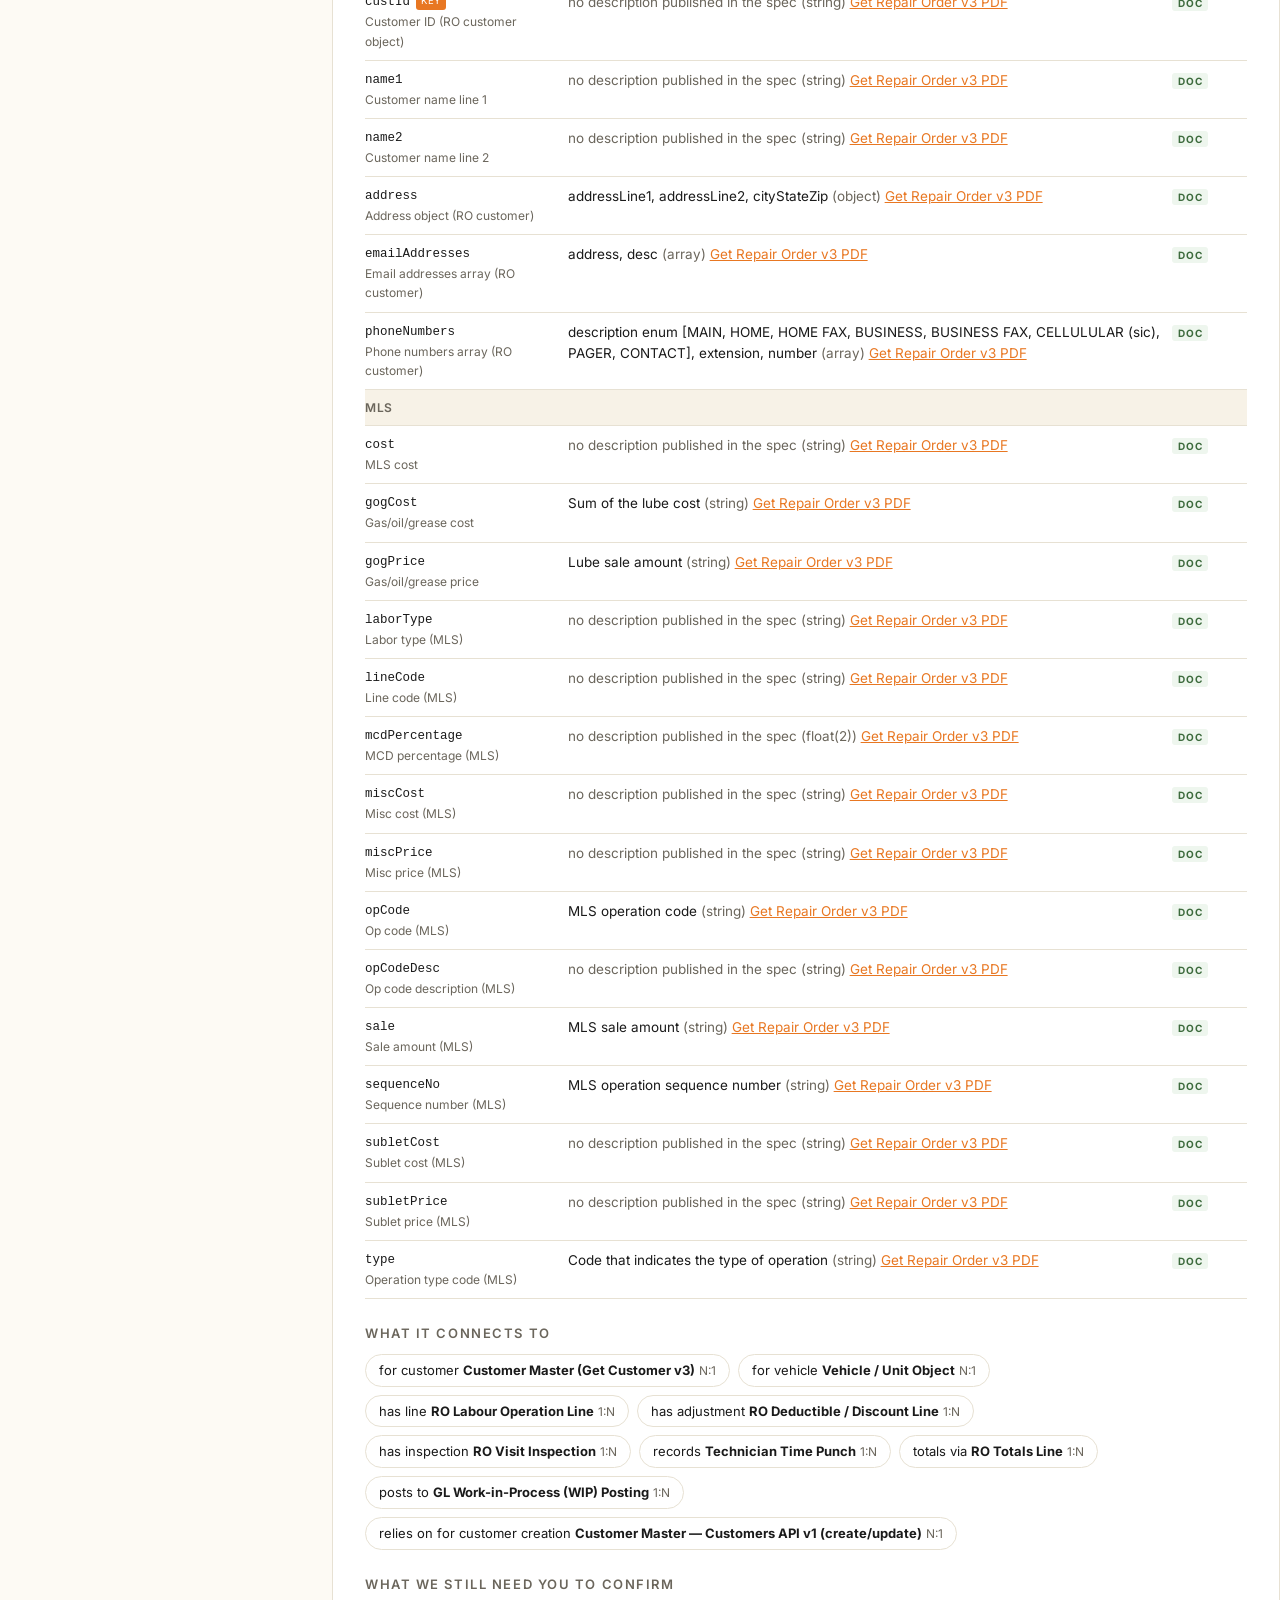
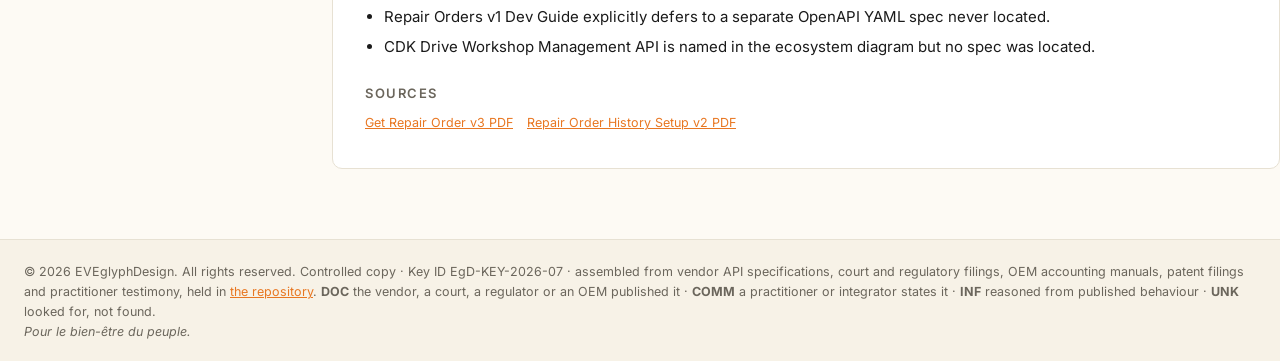
<file: docs/model/index.html>
<!doctype html>
<html lang="en">
<head>
<meta charset="utf-8">
<meta name="viewport" content="width=device-width, initial-scale=1">
<title>CDK Data Model Explorer — EVEglyphDesign</title>
<link rel="preconnect" href="https://fonts.googleapis.com">
<link rel="preconnect" href="https://fonts.gstatic.com" crossorigin>
<link href="https://fonts.googleapis.com/css2?family=Fraunces:opsz,wght@9..144,300;9..144,500;9..144,600&family=Inter:wght@400;500;600&display=swap" rel="stylesheet">
<style>
:root{--cream:#fdfaf4;--cream2:#f7f2e7;--ink:#1a1a1a;--line:#e7e1d3;--mute:#6b665c;--accent:#e87722}
*{box-sizing:border-box}
html,body{margin:0;padding:0}
body{background:var(--cream);color:var(--ink);font-family:'Inter',system-ui,sans-serif;font-size:15px;line-height:1.6;-webkit-font-smoothing:antialiased}
a{color:var(--accent)}
h1,h2,h3,h4{font-family:'Fraunces',Georgia,serif;font-weight:600;margin:0}
.wrap{max-width:1300px;margin:0 auto;padding:0 24px}

header{border-bottom:1px solid var(--line);background:var(--cream2)}
header .wrap{padding-top:26px;padding-bottom:26px}
.eyebrow{font-size:11.5px;letter-spacing:.14em;text-transform:uppercase;color:var(--mute);font-weight:600;margin-bottom:10px}
h1{font-size:clamp(26px,3.6vw,40px);line-height:1.15;margin-bottom:8px}
header p{margin:0;color:var(--mute);max-width:64ch}
.crumbs{margin-top:14px;font-size:13px}
.crumbs a{margin-right:16px;text-decoration:none;border-bottom:1px solid rgba(232,119,34,.35)}

.counts{display:flex;flex-wrap:wrap;gap:26px;margin-top:20px;padding-top:18px;border-top:1px solid var(--line)}
.counts div{min-width:88px}
.counts b{display:block;font-family:'Fraunces',serif;font-size:26px;line-height:1.1}
.counts span{font-size:11px;letter-spacing:.09em;text-transform:uppercase;color:var(--mute);font-weight:600}

.spine{padding:36px 0 6px}
.spine h2{font-size:22px;margin-bottom:4px}
.spine .sub{color:var(--mute);font-size:14px;margin:0 0 20px}
.flow{display:flex;flex-wrap:wrap;align-items:stretch;gap:10px}
.node{flex:1 1 122px;min-width:118px;background:#fff;border:1px solid var(--line);border-radius:8px;padding:13px 14px;cursor:pointer;text-align:left;font:inherit;color:inherit;transition:.14s}
.node:hover{border-color:var(--accent);transform:translateY(-2px);box-shadow:0 4px 14px rgba(26,26,26,.07)}
.node .n-l{font-size:10.5px;letter-spacing:.1em;text-transform:uppercase;color:var(--mute);font-weight:600;margin-bottom:5px}
.node .n-t{font-family:'Fraunces',serif;font-weight:600;font-size:16px;line-height:1.25}
.node .n-s{font-size:12.5px;color:var(--mute);margin-top:5px;line-height:1.45}

.cols{display:grid;grid-template-columns:298px 1fr;gap:34px;padding:32px 0 70px;align-items:start}
.side{position:sticky;top:18px}
#q{width:100%;padding:10px 13px;border:1px solid var(--line);border-radius:7px;background:#fff;font:inherit;font-size:14px;color:var(--ink)}
#q:focus{outline:none;border-color:var(--accent)}
.filters{display:flex;gap:6px;margin-top:9px;flex-wrap:wrap}
.fbtn{font-size:11px;font-weight:600;letter-spacing:.05em;padding:4px 9px;border-radius:20px;border:1px solid var(--line);background:#fff;color:var(--mute);cursor:pointer}
.fbtn.on{background:var(--ink);color:var(--cream);border-color:var(--ink)}
.grp{margin-top:20px}
.grp h4{font-size:11px;letter-spacing:.13em;text-transform:uppercase;color:var(--mute);font-weight:600;margin-bottom:8px;font-family:'Inter',sans-serif}
.ent{display:block;width:100%;text-align:left;background:none;border:0;border-left:2px solid transparent;padding:6px 0 6px 12px;font:inherit;font-size:14px;color:var(--ink);cursor:pointer;border-radius:0 5px 5px 0}
.ent:hover{background:var(--cream2)}
.ent.on{border-left-color:var(--accent);background:var(--cream2);font-weight:600}
.ent small{display:block;color:var(--mute);font-size:11.5px;font-weight:400;line-height:1.35;margin-top:1px}
.ent i{font-style:normal;float:right;color:var(--mute);font-size:11px;font-weight:400}

.panel{background:#fff;border:1px solid var(--line);border-radius:10px;padding:30px 32px;min-height:440px}
.panel h2{font-size:29px;line-height:1.15}
.luke{font-size:17px;margin:10px 0 0;font-family:'Fraunces',serif;font-weight:300}
.meta{display:flex;flex-wrap:wrap;gap:8px;margin:18px 0 4px}
.pill{font-size:11.5px;font-weight:600;letter-spacing:.04em;padding:4px 10px;border-radius:20px;border:1px solid var(--line);color:var(--mute);background:var(--cream2)}
.pill.full{border-color:#bcd8bc;background:#eef6ee;color:#3d6b3d}
.pill.partial{border-color:#f0d3ac;background:#fdf3e5;color:#9a6017}
.pill.none{border-color:#e3c7c7;background:#faeded;color:#8f4141}
.sec{margin-top:24px}
.sec h3{font-size:13px;letter-spacing:.12em;text-transform:uppercase;color:var(--mute);font-family:'Inter',sans-serif;font-weight:600;margin-bottom:10px}
.sec p{margin:0 0 10px}
.callout{background:var(--cream2);border-left:3px solid var(--accent);border-radius:0 6px 6px 0;padding:13px 16px;font-size:14px}
.bar{display:flex;height:7px;border-radius:4px;overflow:hidden;margin:0 0 8px;background:var(--line)}
.bar i{display:block}
.bar .DOC{background:#4f7d4f}.bar .COMM{background:#e0a457}.bar .INF{background:#c2b8a3}.bar .UNK{background:#c98b8b}
.legend{font-size:12px;color:var(--mute)}
.legend b{font-weight:600;color:var(--ink)}
table{width:100%;border-collapse:collapse;font-size:13.5px}
th{text-align:left;font-size:11px;letter-spacing:.1em;text-transform:uppercase;color:var(--mute);font-weight:600;border-bottom:1px solid var(--line);padding:0 10px 7px 0}
td{border-bottom:1px solid var(--line);padding:9px 10px 9px 0;vertical-align:top}
td.f{font-family:ui-monospace,SFMono-Regular,Menlo,monospace;font-size:12.5px}
td.f span.lbl{font-family:'Inter',sans-serif;color:var(--mute);font-size:12px;display:block}
.keytag{display:inline-block;background:var(--accent);color:#fff;font-size:9.5px;letter-spacing:.06em;padding:1px 5px;border-radius:3px;margin-left:6px;vertical-align:1px;font-family:'Inter',sans-serif}
.tier{font-size:10px;font-weight:700;letter-spacing:.07em;padding:2px 6px;border-radius:3px;white-space:nowrap}
.tier.DOC{background:#eef6ee;color:#3d6b3d}
.tier.COMM{background:#fdf3e5;color:#9a6017}
.tier.INF{background:#f2efe7;color:#6b665c}
.tier.UNK{background:#faeded;color:#8f4141}
.objhead td{background:var(--cream2);font-family:'Inter',sans-serif;font-weight:600;font-size:12px;letter-spacing:.06em;text-transform:uppercase;color:var(--mute);padding:8px 10px 8px 0}
.rels{display:flex;flex-wrap:wrap;gap:8px}
.rel{background:none;border:1px solid var(--line);border-radius:20px;padding:5px 13px;font:inherit;font-size:13px;cursor:pointer;color:var(--ink)}
.rel:hover{border-color:var(--accent)}
.rel span{color:var(--mute);font-size:12px}
ul.oq{margin:0;padding-left:19px}ul.oq li{margin-bottom:6px}
.srcs{font-size:12.5px;color:var(--mute)}
.srcs a{display:inline-block;margin:0 14px 5px 0}
.cmd{display:inline-block;font-family:ui-monospace,Menlo,monospace;background:var(--ink);color:var(--cream);padding:2px 7px;border-radius:4px;font-size:12px;margin-right:6px}
.gaps{background:#faeded;border-left:3px solid #8f4141;border-radius:0 6px 6px 0;padding:14px 18px;margin:0 0 14px}
.gaps h3{font-family:'Inter',sans-serif;font-size:12px;letter-spacing:.1em;text-transform:uppercase;color:#8f4141;margin-bottom:8px}
.gaps ul{margin:0;padding-left:18px;font-size:13.5px}
footer{border-top:1px solid var(--line);background:var(--cream2);font-size:12.5px;color:var(--mute)}
footer .wrap{padding:22px 24px}
@media(max-width:880px){.cols{grid-template-columns:1fr}.side{position:static}}
</style>
</head>
<body>
<header><div class="wrap">
  <div class="eyebrow">EVEglyph Design · Hawkins CDK Twin</div>
  <h1>The CDK data model, one record at a time</h1>
  <p>Every record CDK Drive keeps on the business — named in dealer language first, the system's language second, every field carrying the source it came from and how strongly that source stands behind it.</p>
  <div class="crumbs">
    <a href="../">Twin overview</a>
    <a href="../EVEglyphDesign_CDK_Briefing_Note.pdf">Briefing note (PDF)</a>
    <a href="https://github.com/EVEglyphDesign/eve-hawkins-cdk-twin/tree/main/research">The research behind it</a>
    <a href="https://github.com/EVEglyphDesign/eve-hawkins-cdk-twin">Repository</a>
  </div>
  <div class="counts" id="counts"></div>
</div></header>

<div class="wrap spine">
  <h2>Start where the work starts</h2>
  <p class="sub">A truck rolls onto the lot. Follow it left to right — every box is a record, click one to open it.</p>
  <div class="flow" id="flow"></div>
  <div id="edge"></div>
</div>

<div class="wrap cols">
  <aside class="side">
    <input id="q" type="search" placeholder="Search records, fields, codes…" autocomplete="off">
    <div class="filters" id="filters">
      <button class="fbtn on" data-t="ALL">All evidence</button>
      <button class="fbtn" data-t="DOC">Documented only</button>
    </div>
    <div id="list"></div>
  </aside>
  <main class="panel" id="panel"><p style="color:var(--mute)">Loading the model…</p></main>
</div>

<footer><div class="wrap">
  © 2026 EVEglyphDesign. All rights reserved. Controlled copy · Key ID EgD-KEY-2026-07 ·
  assembled from vendor API specifications, court and regulatory filings, OEM accounting manuals, patent filings and practitioner testimony, held in
  <a href="https://github.com/EVEglyphDesign/eve-hawkins-cdk-twin/tree/main/research">the repository</a>.
  <b>DOC</b> the vendor, a court, a regulator or an OEM published it · <b>COMM</b> a practitioner or integrator states it ·
  <b>INF</b> reasoned from published behaviour · <b>UNK</b> looked for, not found.
  <br><em>Pour le bien-être du peuple.</em>
</div></footer>

<script>
const SPINE=[["Who","customer-master","The customer of record","Customer"],["What","vehicle-master","The unit — VIN or stock number","Vehicle / Unit"],["The job","repair-order","The RO","Repair Order"],["Hours","ro-labour-operation","Labour and technician time","Labour Line"],["Parts","ro-part-line","Parts on the ticket","Part Line"],["Money owed","accounting-schedule","The schedule it reconciles on","Schedule"],["The books","gl-journal-posting","The general ledger","GL Posting"]];
const GROUPS=[["org","How the eight locations are partitioned"],["master","Master records — the things that persist"],["transaction","Transactions — the things that happen"],["inventory","Parts and inventory"],["ledger","The ledger and the money"],["access","Getting the data out"]];
let M=null,cur=null,tier='ALL',scrollOnOpen=false;
const $=s=>document.querySelector(s);
const esc=s=>String(s==null?"":s).replace(/[&<>"]/g,c=>({"&":"&amp;","<":"&lt;",">":"&gt;",'"':"&quot;"}[c]));
const byId=id=>M.entities.find(e=>e.id===id);
const shown=e=>tier==='ALL'?e.fields:e.fields.filter(f=>f.tier==='DOC');

fetch('model.json?v=2').then(r=>r.json()).then(d=>{M=d;synthAccess();drawCounts();drawEdge();drawFlow();drawList('');show(location.hash.slice(1)||'repair-order');})
 .catch(()=>{$('#panel').innerHTML='<p>The model file could not be loaded. Open it directly: <a href="model.json">model.json</a></p>';});

function synthAccess(){
  const ap=M.access_paths||[];if(!ap.length)return;
  if(byId('exit-paths'))return;
  M.entities.push({id:'exit-paths',name:'Every way data leaves CDK',luke_name:'How we actually get our own numbers out',group:'access',
    one_liner:'The complete set of documented routes out of CDK Drive, with the format each one hands you, what it costs, and whether we can use it today.',
    sap_analogue:'Extraction layer',why_it_matters:'The twin is only as good as the widest pipe we are allowed to use. Every route below is a real, published mechanism \u2014 not a workaround \u2014 and the cheap ones are cheap because they are slow, while the fast ones are metered.',
    api:{reachable:'partial',note:'Mixed: REST for some records, scheduled file export for the ledger, screen access for the rest.'},
    fields:ap.map(p=>({name:p.name,label:p.format||'',type:p.cadence||'',key:false,
      plain:[p.note,p.cost?('Cost: '+p.cost):'',p.reachable_now===false?'Not available to us today.':''].filter(Boolean).join(' '),
      tier:p.tier||'INF',source:p.source||{}})),
    relationships:[],open_questions:[],sources:ap.map(p=>p.source).filter(s=>s&&s.url)});
}
function drawCounts(){
  const c=M.coverage||{},t=c.by_tier||{};
  const items=[[c.entities||M.entities.length,'Records'],[c.fields||'','Fields'],[t.DOC||0,'Documented'],[t.COMM||0,'Practitioner'],[t.INF||0,'Inferred'],[c.sources_consulted||'','Sources']];
  $('#counts').innerHTML=items.filter(i=>i[0]!=='').map(i=>'<div><b>'+esc(i[0])+'</b><span>'+esc(i[1])+'</span></div>').join('');
}
function drawEdge(){
  const c=M.coverage||{},g=c.what_we_do_not_know||[],gt=c.gated||[];
  if(!g.length&&!gt.length)return;
  let h='<div class="gaps" style="margin-top:26px"><h3>The honest edge of the map</h3><ul>';
  g.forEach(x=>h+='<li>'+esc(x)+'</li>');
  gt.forEach(x=>h+='<li><strong>'+esc(x.what)+'</strong> — held by '+esc(x.who)+'. Opens with: '+esc(x.how_to_open)+'. '+srcLink(x.source)+'</li>');
  h+='</ul></div>';
  $('#edge').innerHTML=h;
}
function drawFlow(){
  const f=$('#flow');f.innerHTML='';
  SPINE.forEach(s=>{const e=byId(s[1]);if(!e)return;
    const b=document.createElement('button');b.className='node';
    b.innerHTML='<div class="n-l">'+esc(s[0])+'</div><div class="n-t">'+esc(s[3]||e.name)+'</div><div class="n-s">'+esc(s[2])+'</div>';
    b.onclick=()=>show(e.id);f.appendChild(b);});
}
function drawList(q){
  q=(q||'').trim().toLowerCase();
  const L=$('#list');L.innerHTML='';
  GROUPS.forEach(([g,label])=>{
    let ents=M.entities.filter(e=>e.group===g);
    if(q) ents=ents.filter(e=>(e.name+' '+e.luke_name+' '+e.one_liner+' '+(e.sap_analogue||'')+' '+(e.commands||[]).map(c=>c.code+' '+c.meaning).join(' ')+' '+e.fields.map(f=>f.name+' '+(f.label||'')+' '+(f.plain||'')).join(' ')).toLowerCase().includes(q));
    if(tier==='DOC') ents=ents.filter(e=>e.fields.some(f=>f.tier==='DOC'));
    if(!ents.length) return;
    const d=document.createElement('div');d.className='grp';d.innerHTML='<h4>'+esc(label)+'</h4>';
    ents.forEach(e=>{const b=document.createElement('button');b.className='ent'+(e.id===cur?' on':'');
      b.innerHTML='<i>'+shown(e).length+'</i>'+esc(e.name)+'<small>'+esc(e.luke_name)+'</small>';
      b.onclick=()=>show(e.id);d.appendChild(b);});
    L.appendChild(d);
  });
  if(!L.children.length) L.innerHTML='<div class="grp"><h4>No match</h4></div>';
}
function tierBar(fields){
  const t={DOC:0,COMM:0,INF:0,UNK:0};fields.forEach(f=>{t[f.tier]=(t[f.tier]||0)+1});
  const n=fields.length||1;
  let h='<div class="bar">';['DOC','COMM','INF','UNK'].forEach(k=>{if(t[k])h+='<i class="'+k+'" style="width:'+(100*t[k]/n).toFixed(1)+'%"></i>'});
  h+='</div><div class="legend">'+['DOC','COMM','INF','UNK'].filter(k=>t[k]).map(k=>'<b>'+t[k]+'</b> '+({DOC:'documented',COMM:'practitioner-stated',INF:'inferred',UNK:'unknown'}[k])).join(' · ')+'</div>';
  return h;
}
function srcLink(s){return s&&s.url?'<a href="'+esc(s.url)+'" target="_blank" rel="noopener">'+esc(s.title||'source')+'</a>':''}
function show(id){
  const e=byId(id);if(!e)return;
  cur=id;history.replaceState(null,'','#'+id);
  const reach={full:'API reaches this record',partial:'API reaches part of this record',none:'No API — export or screen only'}[e.api&&e.api.reachable]||'API status unknown';
  const F=shown(e);
  let h='<h2>'+esc(e.name)+'</h2><p class="luke">'+esc(e.luke_name)+'</p>';
  h+='<div class="meta"><span class="pill '+esc(e.api?e.api.reachable:'')+'">'+esc(reach)+'</span>';
  if(e.sap_analogue)h+='<span class="pill">ERP shape: '+esc(e.sap_analogue)+'</span>';
  if(e.physical&&e.physical.layer)h+='<span class="pill">Lives in: '+esc(e.physical.layer)+'</span>';
  h+='<span class="pill">'+F.length+(tier==='DOC'?' documented fields':' fields')+'</span></div>';
  h+='<div class="sec"><h3>What it is</h3><p>'+esc(e.one_liner)+'</p></div>';
  if(e.why_it_matters)h+='<div class="sec"><h3>Why it matters to you</h3><div class="callout">'+esc(e.why_it_matters)+'</div></div>';
  if(e.physical&&e.physical.note)h+='<div class="sec"><h3>Where it physically lives</h3><p>'+esc(e.physical.note)+' '+srcLink(e.physical.source)+'</p></div>';
  if((e.commands||[]).length)h+='<div class="sec"><h3>How the counter gets to it</h3><p>'+e.commands.map(c=>'<span class="cmd">'+esc(c.code)+'</span>'+esc(c.meaning)+' '+srcLink(c.source)).join('<br>')+'</p></div>';
  if(e.api&&e.api.note)h+='<div class="sec"><h3>Can we get at it</h3><p>'+esc(e.api.note)+' '+srcLink(e.api.spec)+'</p>'+((e.api.endpoints||[]).length?'<p class="srcs">Endpoints: '+e.api.endpoints.map(esc).join(' · ')+'</p>':'')+'</div>';
  if(F.length){
    h+='<div class="sec"><h3>The fields, and how well we know them</h3>'+tierBar(F);
    h+='<table><thead><tr><th>Field</th><th>What it means</th><th>Evidence</th></tr></thead><tbody>';
    let obj=null;
    F.forEach(f=>{
      if((f.object||null)!==obj){obj=f.object||null;if(obj)h+='<tr class="objhead"><td colspan="3">'+esc(obj)+'</td></tr>';}
      h+='<tr><td class="f">'+esc(f.name)+(f.key?'<span class="keytag">KEY</span>':'')+((f.label&&f.label!==f.name)?'<span class="lbl">'+esc(f.label)+'</span>':'')+'</td>';
      h+='<td>'+(f.plain?esc(f.plain):'<span style="color:var(--mute)">no description published in the spec</span>')+(f.type?' <span style="color:var(--mute)">('+esc(f.type)+')</span>':'')+' '+srcLink(f.source)+'</td>';
      h+='<td><span class="tier '+esc(f.tier)+'">'+esc(f.tier)+'</span></td></tr>';
    });
    h+='</tbody></table></div>';
  } else if(tier==='DOC'){
    h+='<div class="sec"><div class="gaps"><h3>Nothing documented</h3><p style="margin:0">No field on this record is backed by a published vendor, court, regulator or OEM source. Switch back to all evidence to see what practitioners say and what we inferred — and treat every one of those as a question for CDK, not an answer.</p></div></div>';
  }
  if((e.relationships||[]).length){
    h+='<div class="sec"><h3>What it connects to</h3><div class="rels">';
    e.relationships.forEach(r=>{const t=byId(r.to);if(!t)return;
      h+='<button class="rel" onclick="show(\''+esc(r.to)+'\')">'+esc(r.label||'linked to')+' <strong>'+esc(t.name)+'</strong> <span>'+esc(r.cardinality||'')+'</span></button>';});
    h+='</div></div>';
  }
  if((e.open_questions||[]).length)h+='<div class="sec"><h3>What we still need you to confirm</h3><ul class="oq">'+e.open_questions.map(q=>'<li>'+esc(q)+'</li>').join('')+'</ul></div>';
  if((e.sources||[]).length)h+='<div class="sec"><h3>Sources</h3><div class="srcs">'+e.sources.map(srcLink).join('')+'</div></div>';
  $('#panel').innerHTML=h;drawList($('#q').value);
  if(scrollOnOpen)window.scrollTo({top:$('.cols').offsetTop-14,behavior:'smooth'});
  scrollOnOpen=true;
}
window.show=show;
$('#q').addEventListener('input',ev=>drawList(ev.target.value));
document.querySelectorAll('.fbtn').forEach(b=>b.onclick=()=>{
  tier=b.dataset.t;document.querySelectorAll('.fbtn').forEach(x=>x.classList.toggle('on',x===b));
  drawList($('#q').value);const s=scrollOnOpen;scrollOnOpen=false;show(cur);scrollOnOpen=s;});
</script>
</body>
</html>
</file>
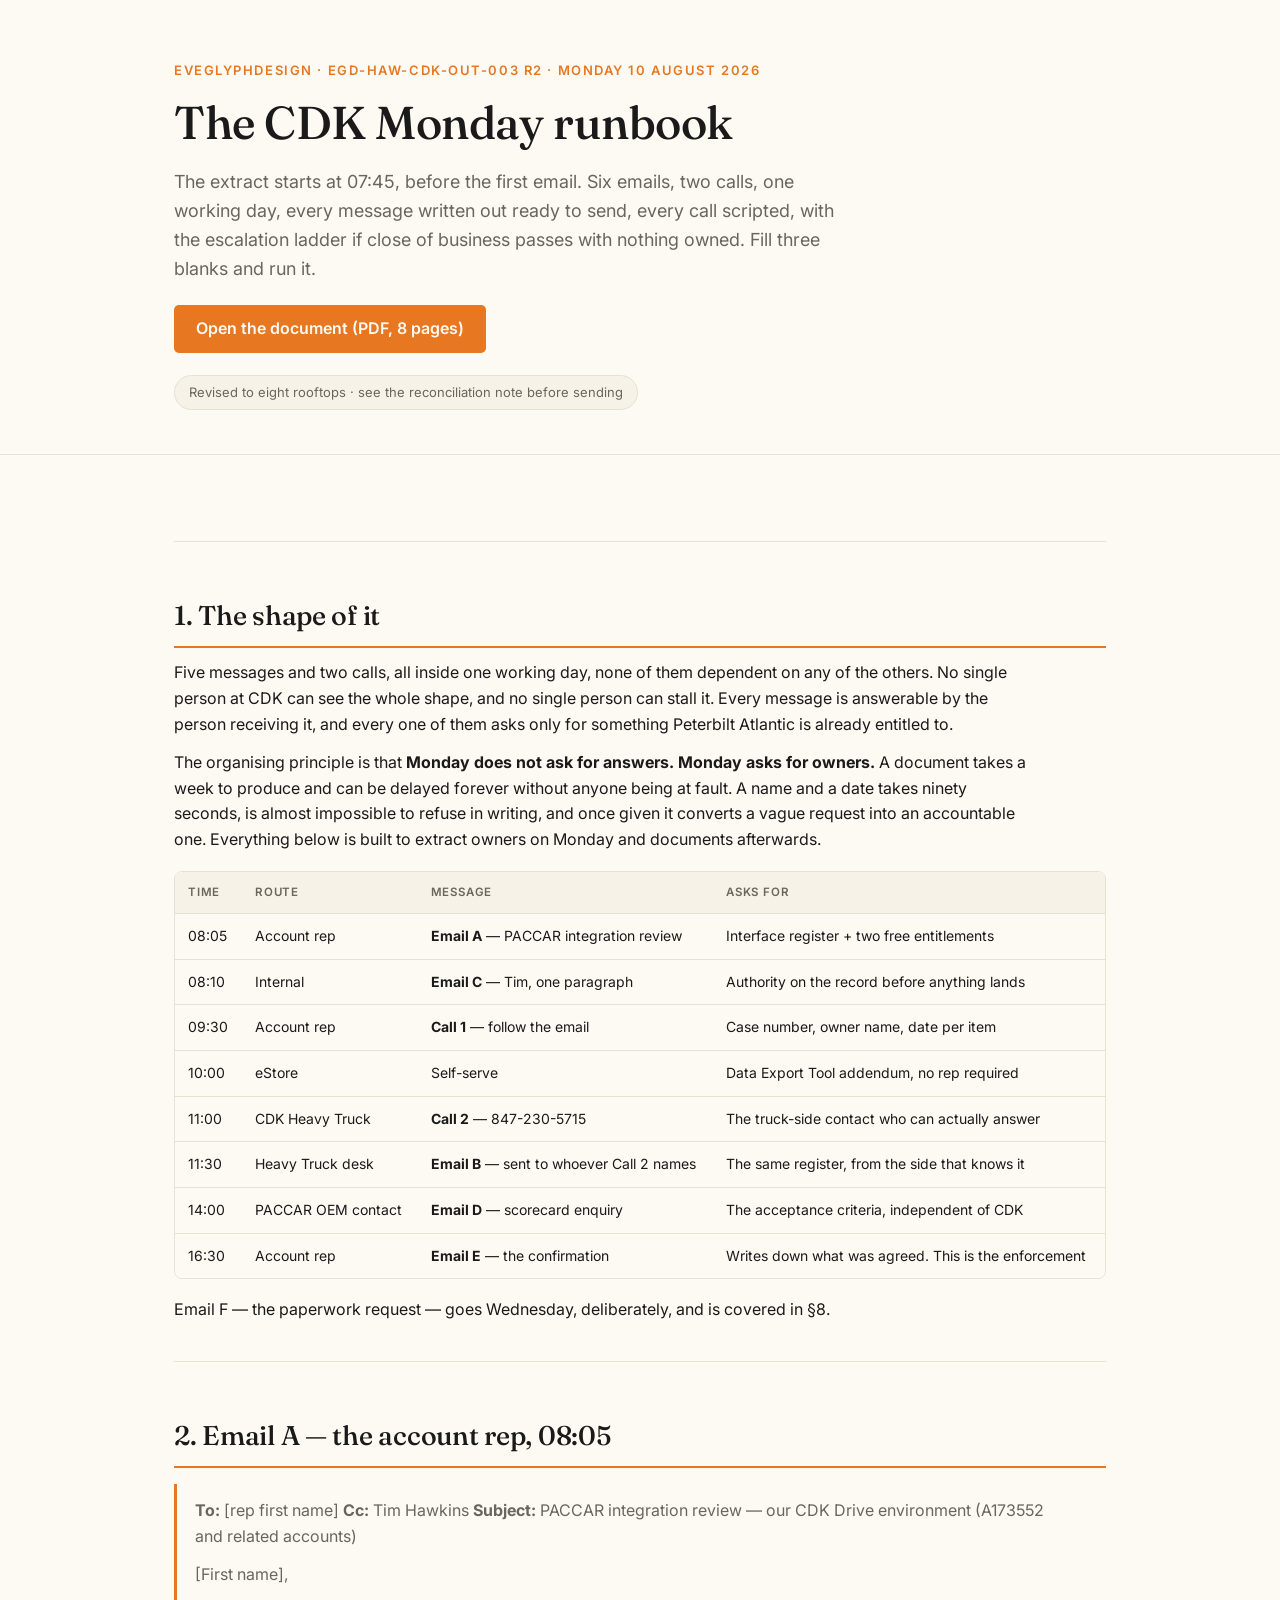
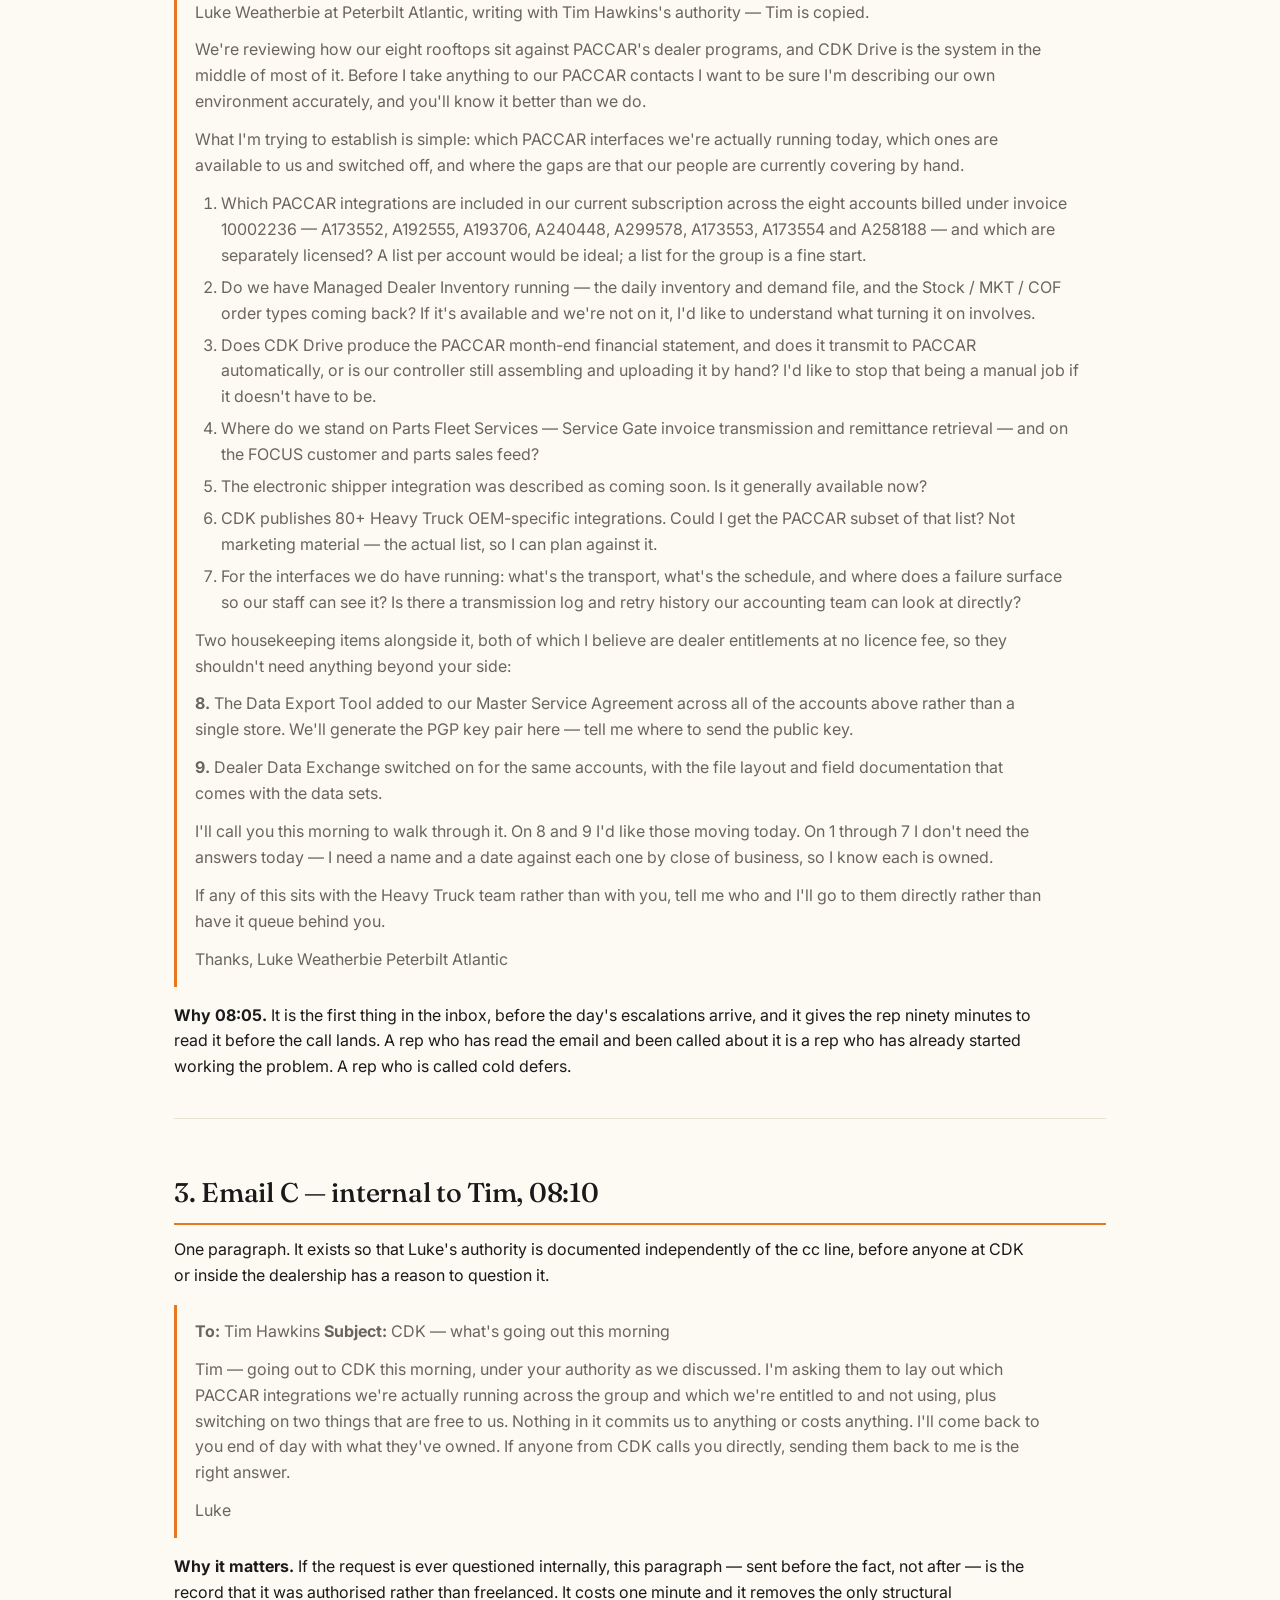
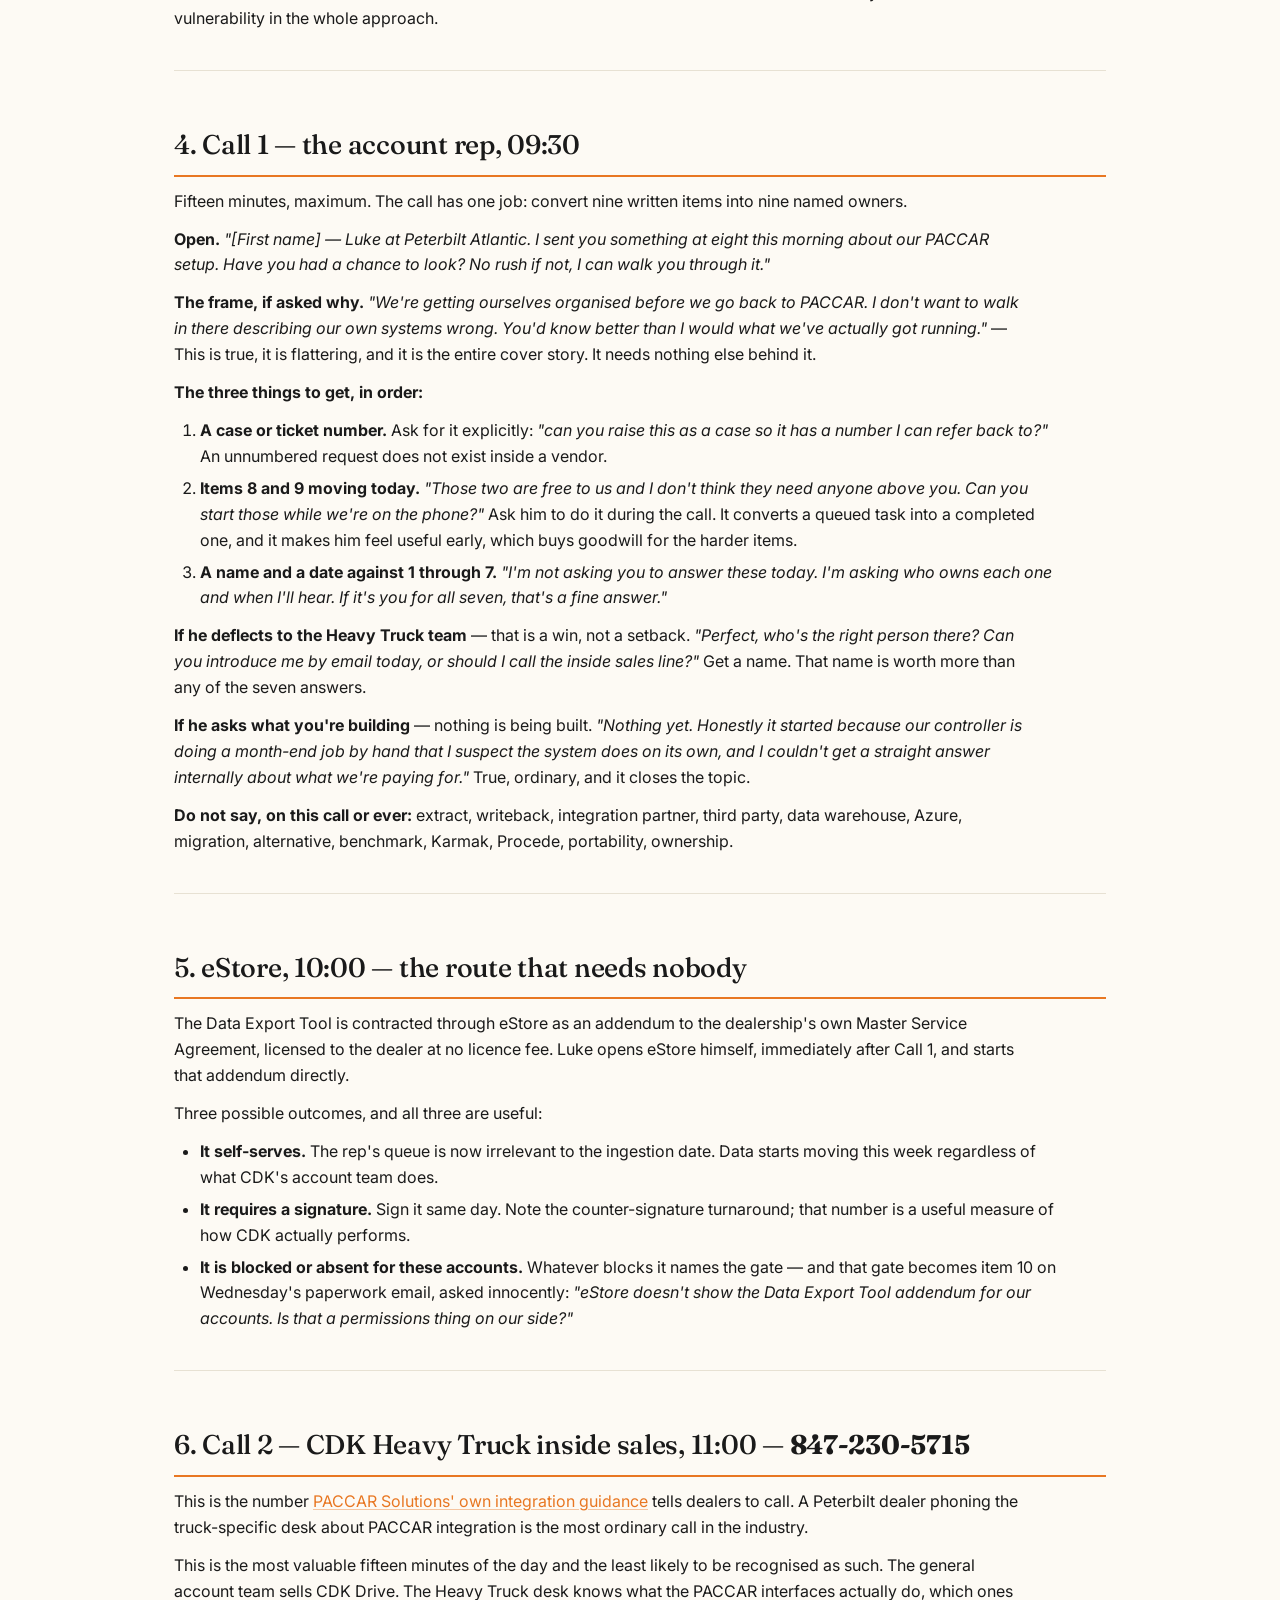
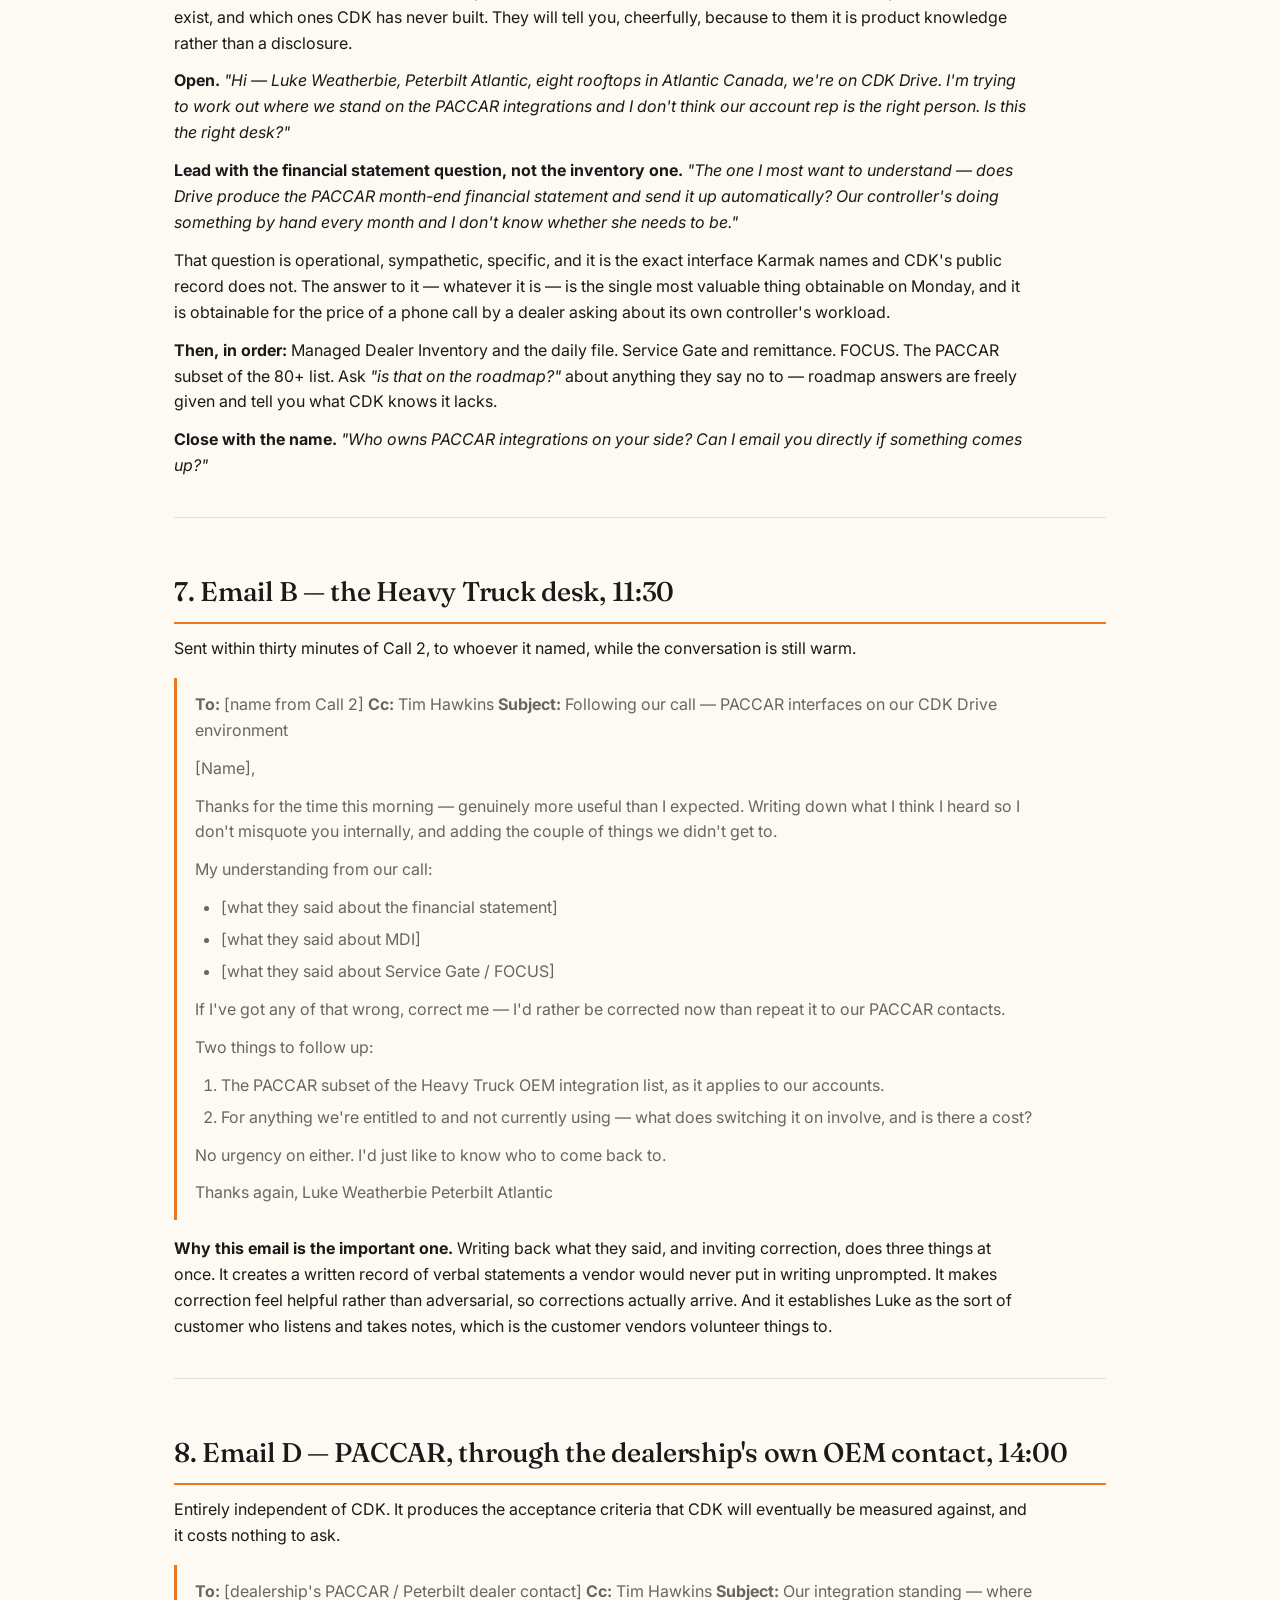
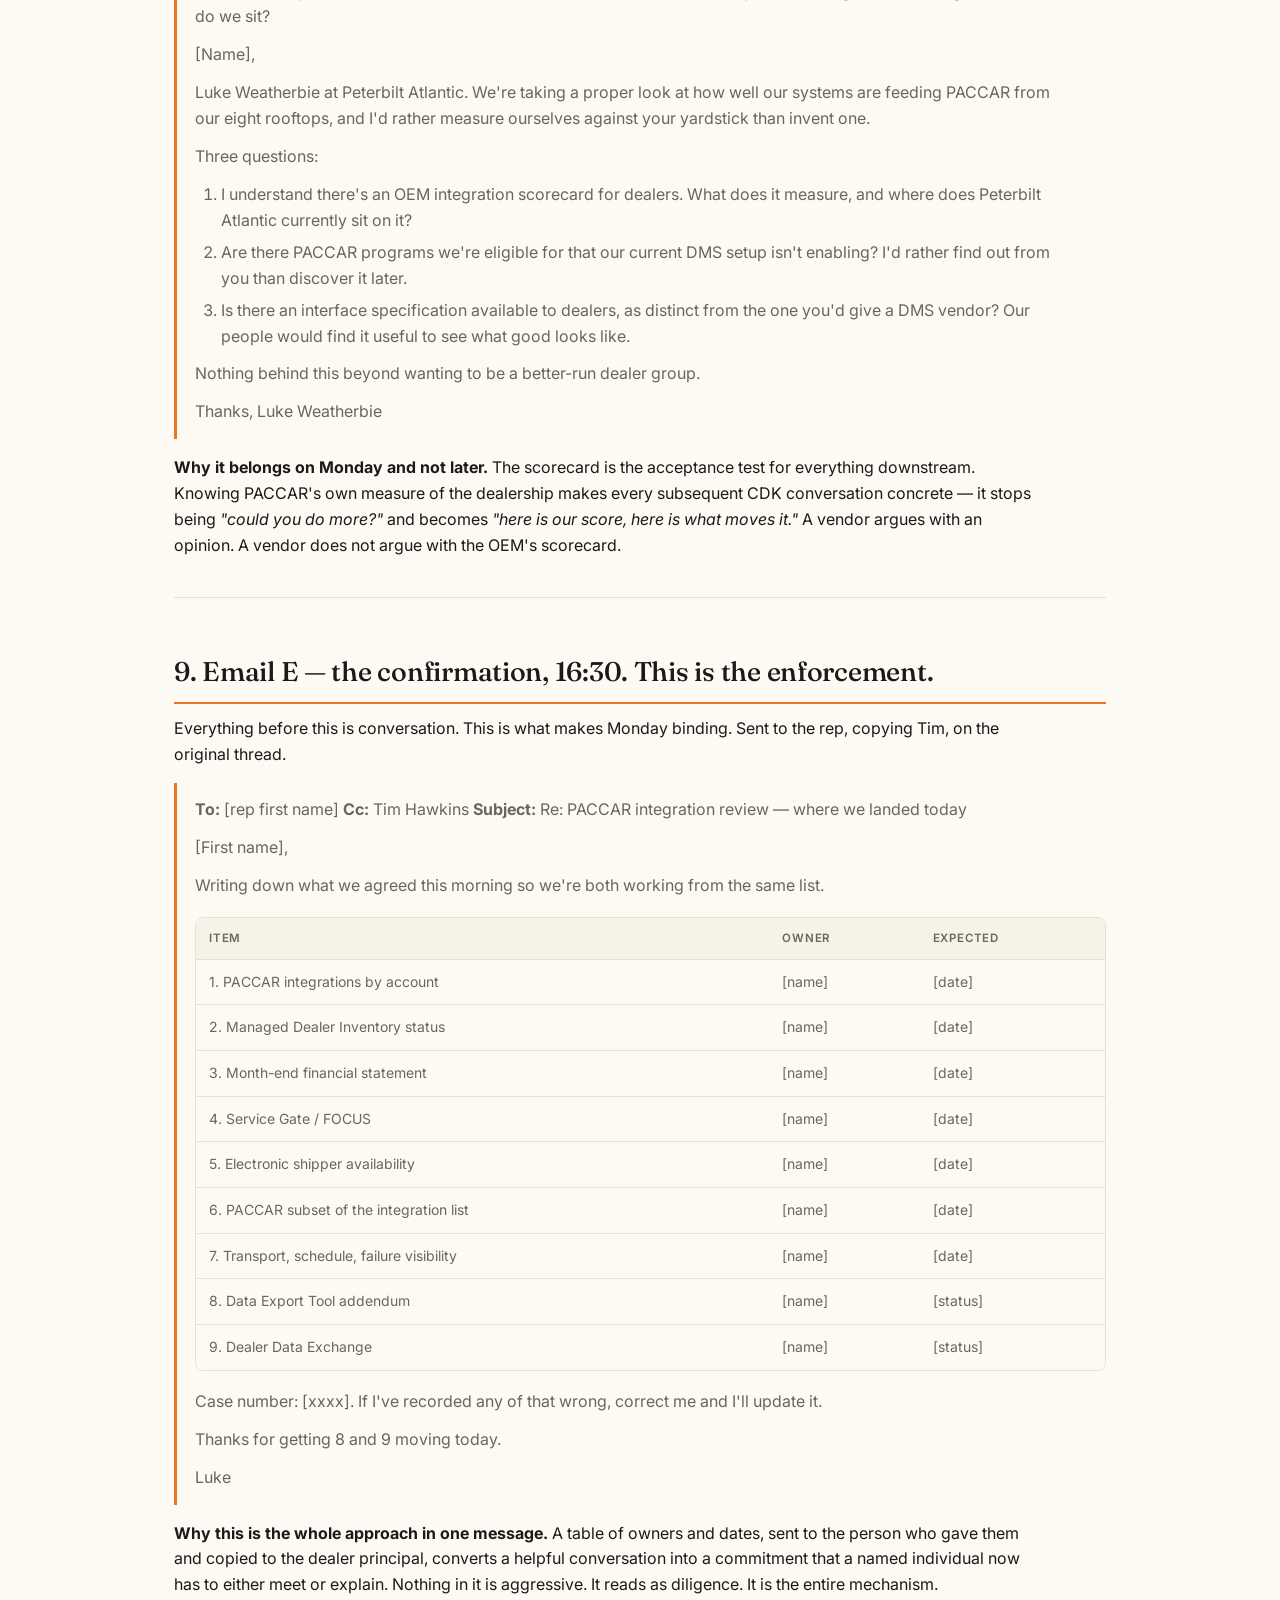
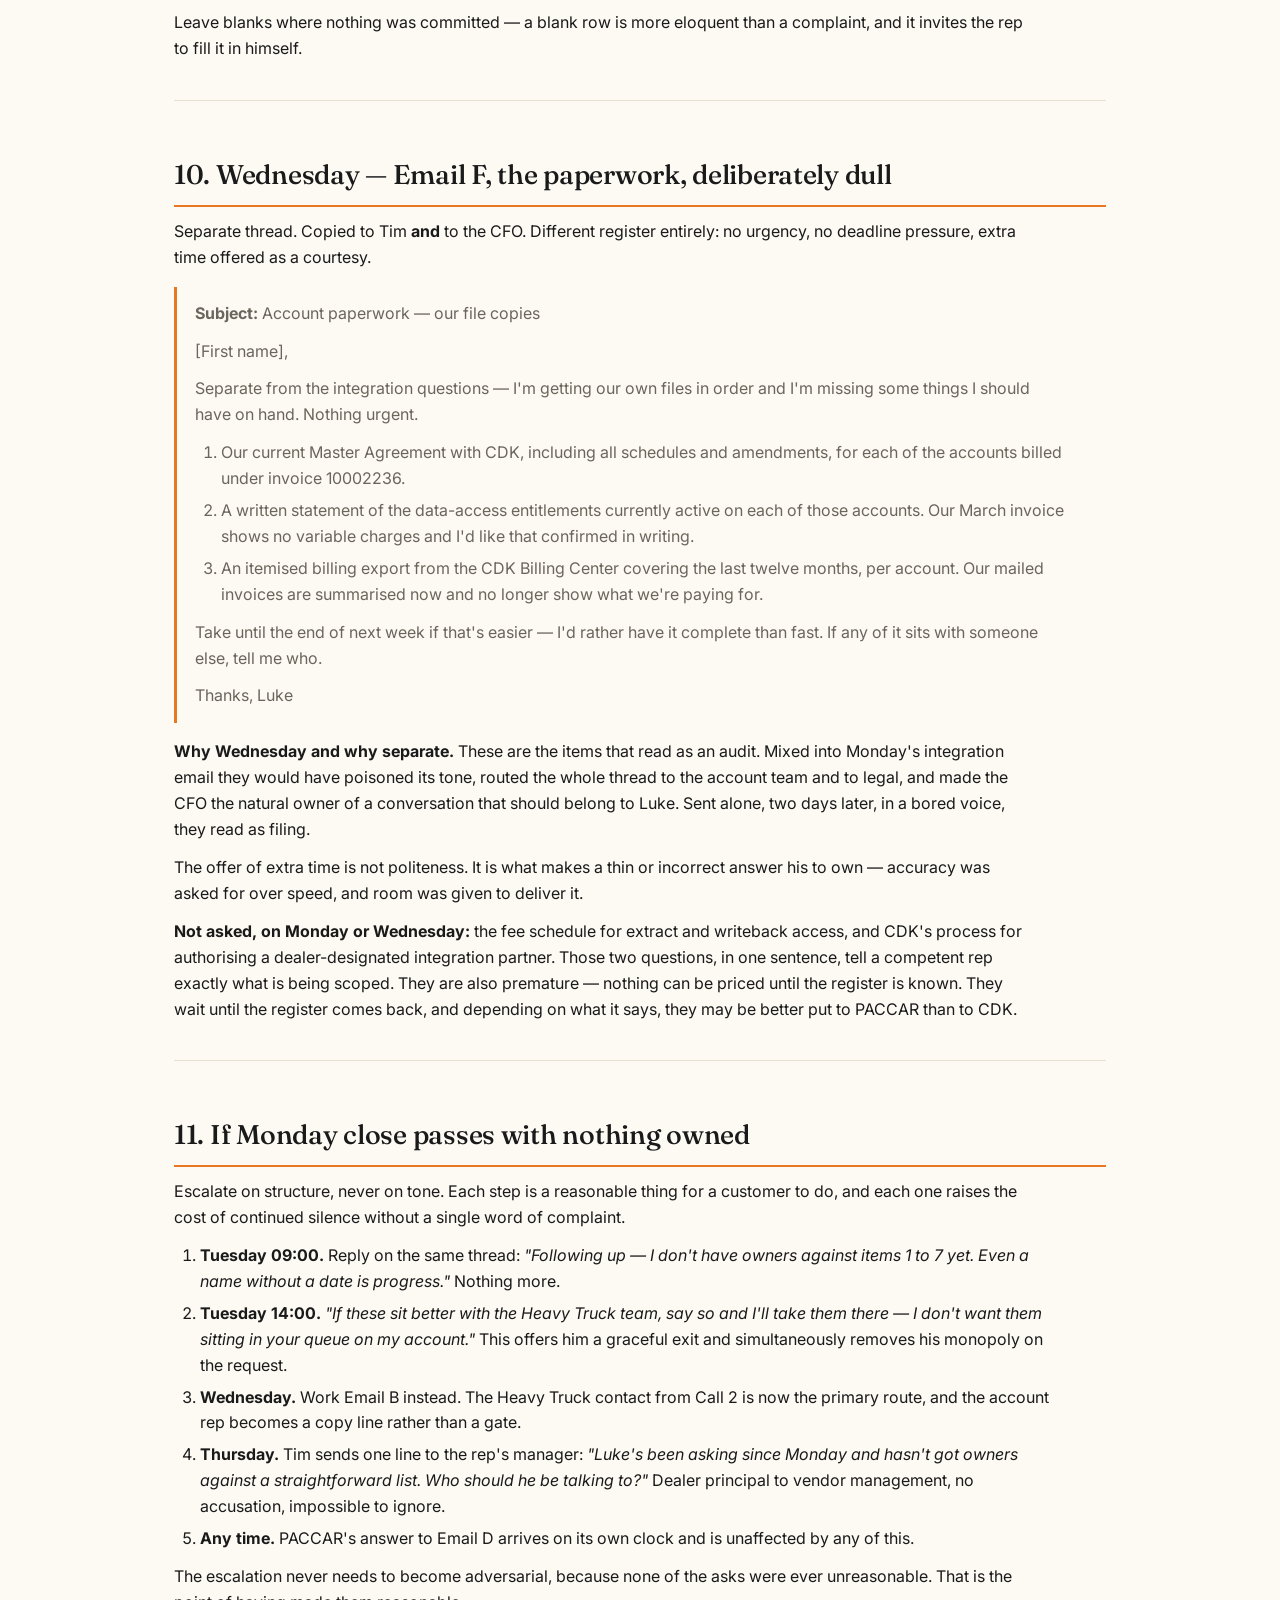
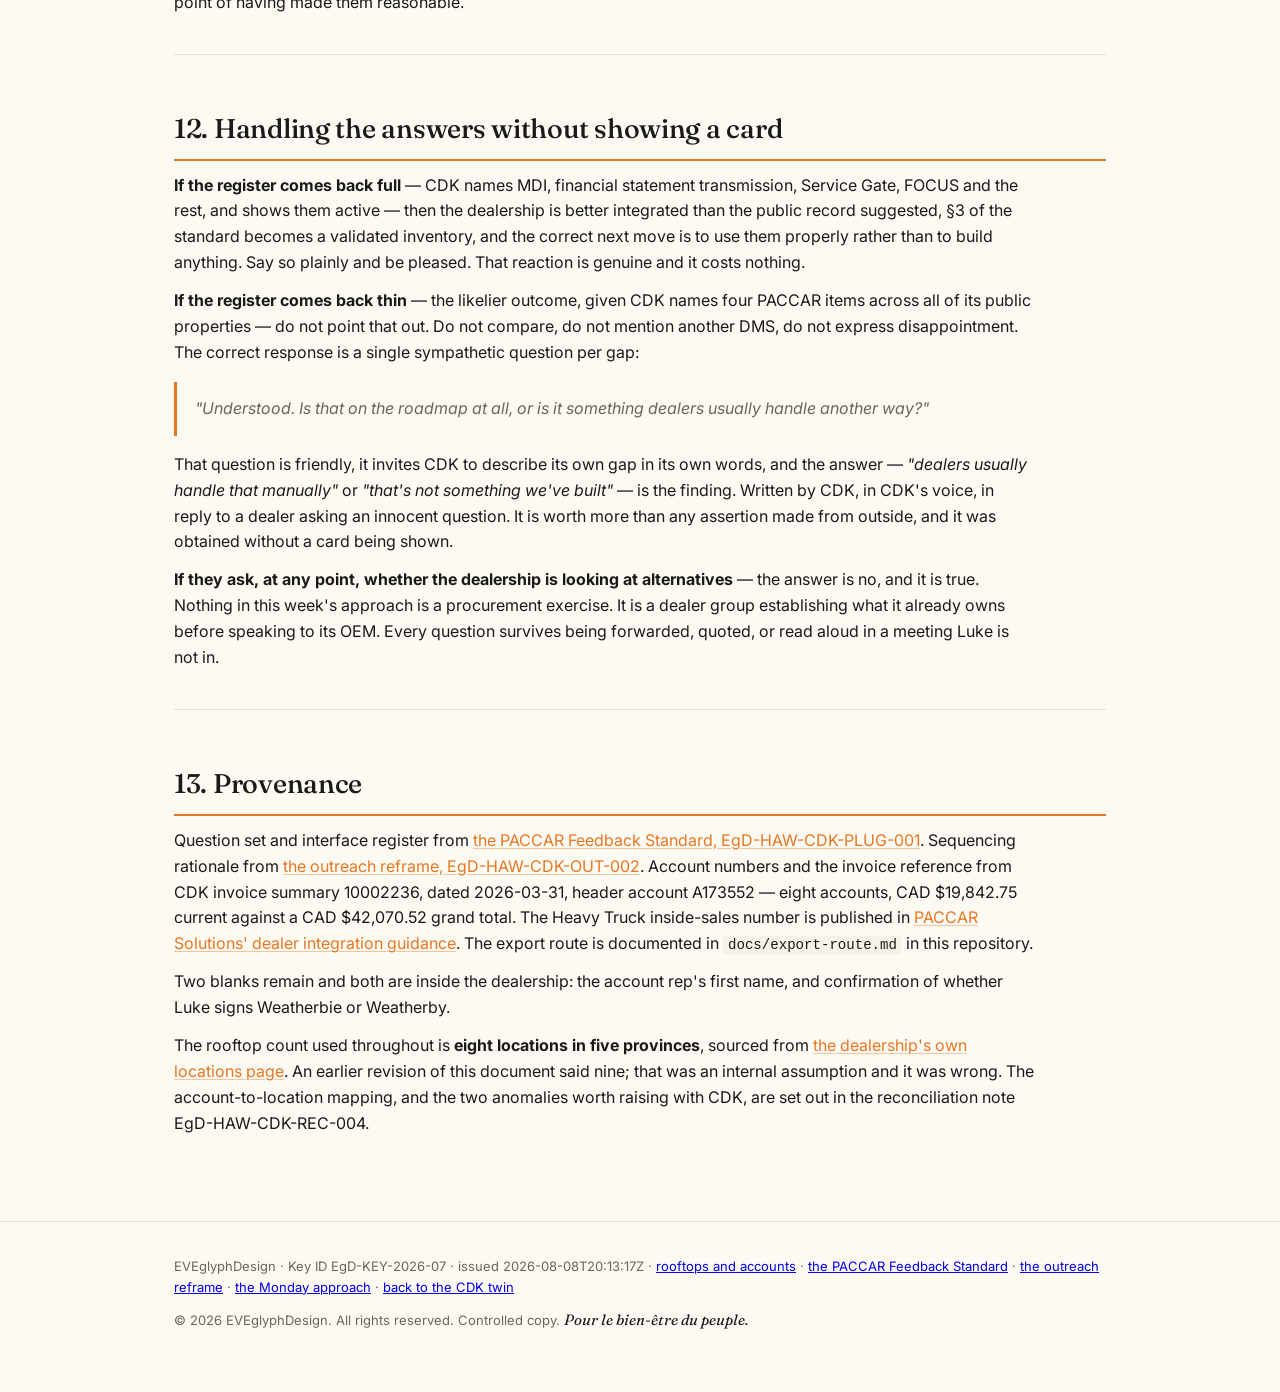
<file: docs/monday/index.html>
<!DOCTYPE html>
<html lang="en"><head><meta charset="UTF-8"><meta name="viewport" content="width=device-width, initial-scale=1.0">
<title>EVEglyphDesign — The CDK Monday approach</title>
<link rel="preconnect" href="https://fonts.googleapis.com"><link rel="preconnect" href="https://fonts.gstatic.com" crossorigin>
<link href="https://fonts.googleapis.com/css2?family=Fraunces:opsz,wght@9..144,300;9..144,500;9..144,600&family=Inter:wght@400;500;600&display=swap" rel="stylesheet">
<style>
:root{--cream:#fdfaf4;--cream-2:#f7f2e7;--ink:#1a1a1a;--line:#e7e1d3;--mute:#6b665c;--accent:#e87722}
*{box-sizing:border-box;margin:0;padding:0}
html,body{background:var(--cream);color:var(--ink);font-family:'Inter',sans-serif;line-height:1.62;-webkit-text-size-adjust:100%}
.wrap{max-width:980px;margin:0 auto;padding:0 24px}
header.hero{border-bottom:1px solid var(--line);padding:60px 0 44px}
.kicker{font-size:13px;letter-spacing:.12em;text-transform:uppercase;color:var(--accent);font-weight:600;margin-bottom:16px}
h1,h2,h3,h4{font-family:'Fraunces',Georgia,serif;font-weight:500;letter-spacing:-.01em}
header.hero h1{font-size:clamp(30px,4.6vw,46px);line-height:1.12;max-width:860px}
header.hero p.lede{margin-top:18px;max-width:680px;font-size:18px;color:var(--mute)}
.status-pill{display:inline-block;margin-top:22px;font-size:13px;padding:6px 14px;border:1px solid var(--line);border-radius:100px;background:var(--cream-2);color:var(--mute)}
.cta{display:inline-block;background:var(--accent);color:var(--cream);text-decoration:none;font-weight:600;padding:11px 22px;border-radius:5px;margin-top:22px}
main{padding:48px 0 24px}
main h1{display:none}
main h2{font-size:27px;margin:52px 0 6px;padding-bottom:8px;border-bottom:2px solid var(--accent)}
main h3{font-size:19px;margin:30px 0 4px}
main p{margin:12px 0;max-width:860px}
main ul,main ol{margin:12px 0 12px 26px;max-width:860px}
main li{margin:6px 0}
main a{color:var(--accent);text-decoration:underline;text-decoration-color:rgba(232,119,34,.4);text-underline-offset:2px}
main blockquote{border-left:3px solid var(--accent);padding:2px 0 2px 18px;margin:16px 0;color:var(--mute)}
main hr{border:none;border-top:1px solid var(--line);margin:38px 0}
code{font-family:ui-monospace,SFMono-Regular,Menlo,monospace;font-size:.88em;background:var(--cream-2);padding:1px 5px;border-radius:3px}
.tablewrap{overflow-x:auto;margin:18px 0;border:1px solid var(--line);border-radius:8px}
table{border-collapse:collapse;width:100%;font-size:14px;background:var(--cream)}
th{background:var(--cream-2);text-align:left;font-size:11.5px;letter-spacing:.07em;text-transform:uppercase;color:var(--mute);font-weight:600;padding:11px 13px;border-bottom:1px solid var(--line);white-space:nowrap}
td{padding:11px 13px;border-bottom:1px solid var(--line);vertical-align:top}
tr:last-child td{border-bottom:none}
footer{border-top:1px solid var(--line);padding:34px 0 60px;margin-top:48px;font-size:13px;color:var(--mute)}
footer .mark{font-family:'Fraunces',Georgia,serif;font-style:italic;color:var(--ink);font-size:15px}
@media(max-width:720px){main h2{font-size:23px}table{font-size:13px}}
</style></head><body>
<header class="hero"><div class="wrap"><div class="kicker">EVEglyphDesign · EgD-HAW-CDK-OUT-003 r2 · Monday 10 August 2026</div><h1>The CDK Monday runbook</h1>
<p class="lede">The extract starts at 07:45, before the first email. Six emails, two calls, one working day, every message written out ready to send, every call scripted, with the escalation ladder if close of business passes with nothing owned. Fill three blanks and run it.</p><a class="cta" href="EVEglyphDesign_CDK_Monday_Approach.pdf">Open the document (PDF, 8 pages)</a>
<div><span class="status-pill">Revised to eight rooftops · see the reconciliation note before sending</span></div></div></header>
<main><div class="wrap"><h1>The CDK Monday Runbook</h1>
<hr />
<h2>1. The shape of it</h2>
<p>Five messages and two calls, all inside one working day, none of them dependent on any of the
others. No single person at CDK can see the whole shape, and no single person can stall it. Every
message is answerable by the person receiving it, and every one of them asks only for something
Peterbilt Atlantic is already entitled to.</p>
<p>The organising principle is that <strong>Monday does not ask for answers. Monday asks for owners.</strong> A
document takes a week to produce and can be delayed forever without anyone being at fault. A name
and a date takes ninety seconds, is almost impossible to refuse in writing, and once given it
converts a vague request into an accountable one. Everything below is built to extract owners on
Monday and documents afterwards.</p>
<div class="tablewrap"><table>
<thead>
<tr>
<th>Time</th>
<th>Route</th>
<th>Message</th>
<th>Asks for</th>
</tr>
</thead>
<tbody>
<tr>
<td>08:05</td>
<td>Account rep</td>
<td><strong>Email A</strong> — PACCAR integration review</td>
<td>Interface register + two free entitlements</td>
</tr>
<tr>
<td>08:10</td>
<td>Internal</td>
<td><strong>Email C</strong> — Tim, one paragraph</td>
<td>Authority on the record before anything lands</td>
</tr>
<tr>
<td>09:30</td>
<td>Account rep</td>
<td><strong>Call 1</strong> — follow the email</td>
<td>Case number, owner name, date per item</td>
</tr>
<tr>
<td>10:00</td>
<td>eStore</td>
<td>Self-serve</td>
<td>Data Export Tool addendum, no rep required</td>
</tr>
<tr>
<td>11:00</td>
<td>CDK Heavy Truck</td>
<td><strong>Call 2</strong> — 847-230-5715</td>
<td>The truck-side contact who can actually answer</td>
</tr>
<tr>
<td>11:30</td>
<td>Heavy Truck desk</td>
<td><strong>Email B</strong> — sent to whoever Call 2 names</td>
<td>The same register, from the side that knows it</td>
</tr>
<tr>
<td>14:00</td>
<td>PACCAR OEM contact</td>
<td><strong>Email D</strong> — scorecard enquiry</td>
<td>The acceptance criteria, independent of CDK</td>
</tr>
<tr>
<td>16:30</td>
<td>Account rep</td>
<td><strong>Email E</strong> — the confirmation</td>
<td>Writes down what was agreed. This is the enforcement</td>
</tr>
</tbody>
</table></div>
<p>Email F — the paperwork request — goes Wednesday, deliberately, and is covered in §8.</p>
<hr />
<h2>2. Email A — the account rep, 08:05</h2>
<blockquote>
<p><strong>To:</strong> [rep first name]
<strong>Cc:</strong> Tim Hawkins
<strong>Subject:</strong> PACCAR integration review — our CDK Drive environment (A173552 and related accounts)</p>
<p>[First name],</p>
<p>Luke Weatherbie at Peterbilt Atlantic, writing with Tim Hawkins's authority — Tim is copied.</p>
<p>We're reviewing how our eight rooftops sit against PACCAR's dealer programs, and CDK Drive is the
system in the middle of most of it. Before I take anything to our PACCAR contacts I want to be sure
I'm describing our own environment accurately, and you'll know it better than we do.</p>
<p>What I'm trying to establish is simple: which PACCAR interfaces we're actually running today, which
ones are available to us and switched off, and where the gaps are that our people are currently
covering by hand.</p>
<ol>
<li>Which PACCAR integrations are included in our current subscription across the eight accounts
   billed under invoice 10002236 — A173552, A192555, A193706, A240448, A299578, A173553, A173554
   and A258188 — and which are separately licensed? A list per account would be ideal; a list for
   the group is a fine start.</li>
<li>Do we have Managed Dealer Inventory running — the daily inventory and demand file, and the
   Stock / MKT / COF order types coming back? If it's available and we're not on it, I'd like to
   understand what turning it on involves.</li>
<li>Does CDK Drive produce the PACCAR month-end financial statement, and does it transmit to PACCAR
   automatically, or is our controller still assembling and uploading it by hand? I'd like to stop
   that being a manual job if it doesn't have to be.</li>
<li>Where do we stand on Parts Fleet Services — Service Gate invoice transmission and remittance
   retrieval — and on the FOCUS customer and parts sales feed?</li>
<li>The electronic shipper integration was described as coming soon. Is it generally available now?</li>
<li>CDK publishes 80+ Heavy Truck OEM-specific integrations. Could I get the PACCAR subset of that
   list? Not marketing material — the actual list, so I can plan against it.</li>
<li>For the interfaces we do have running: what's the transport, what's the schedule, and where does
   a failure surface so our staff can see it? Is there a transmission log and retry history our
   accounting team can look at directly?</li>
</ol>
<p>Two housekeeping items alongside it, both of which I believe are dealer entitlements at no licence
fee, so they shouldn't need anything beyond your side:</p>
<p><strong>8.</strong> The Data Export Tool added to our Master Service Agreement across all of the accounts above
rather than a single store. We'll generate the PGP key pair here — tell me where to send the public
key.</p>
<p><strong>9.</strong> Dealer Data Exchange switched on for the same accounts, with the file layout and field
documentation that comes with the data sets.</p>
<p>I'll call you this morning to walk through it. On 8 and 9 I'd like those moving today. On 1 through
7 I don't need the answers today — I need a name and a date against each one by close of business,
so I know each is owned.</p>
<p>If any of this sits with the Heavy Truck team rather than with you, tell me who and I'll go to them
directly rather than have it queue behind you.</p>
<p>Thanks,
Luke Weatherbie
Peterbilt Atlantic</p>
</blockquote>
<p><strong>Why 08:05.</strong> It is the first thing in the inbox, before the day's escalations arrive, and it gives
the rep ninety minutes to read it before the call lands. A rep who has read the email and been called
about it is a rep who has already started working the problem. A rep who is called cold defers.</p>
<hr />
<h2>3. Email C — internal to Tim, 08:10</h2>
<p>One paragraph. It exists so that Luke's authority is documented independently of the cc line, before
anyone at CDK or inside the dealership has a reason to question it.</p>
<blockquote>
<p><strong>To:</strong> Tim Hawkins
<strong>Subject:</strong> CDK — what's going out this morning</p>
<p>Tim — going out to CDK this morning, under your authority as we discussed. I'm asking them to lay
out which PACCAR integrations we're actually running across the group and which we're entitled to
and not using, plus switching on two things that are free to us. Nothing in it commits us to
anything or costs anything. I'll come back to you end of day with what they've owned. If anyone
from CDK calls you directly, sending them back to me is the right answer.</p>
<p>Luke</p>
</blockquote>
<p><strong>Why it matters.</strong> If the request is ever questioned internally, this paragraph — sent before the
fact, not after — is the record that it was authorised rather than freelanced. It costs one minute
and it removes the only structural vulnerability in the whole approach.</p>
<hr />
<h2>4. Call 1 — the account rep, 09:30</h2>
<p>Fifteen minutes, maximum. The call has one job: convert nine written items into nine named owners.</p>
<p><strong>Open.</strong> <em>"[First name] — Luke at Peterbilt Atlantic. I sent you something at eight this morning
about our PACCAR setup. Have you had a chance to look? No rush if not, I can walk you through it."</em></p>
<p><strong>The frame, if asked why.</strong> <em>"We're getting ourselves organised before we go back to PACCAR. I don't
want to walk in there describing our own systems wrong. You'd know better than I would what we've
actually got running."</em> — This is true, it is flattering, and it is the entire cover story. It needs
nothing else behind it.</p>
<p><strong>The three things to get, in order:</strong></p>
<ol>
<li><strong>A case or ticket number.</strong> Ask for it explicitly: <em>"can you raise this as a case so it has a
   number I can refer back to?"</em> An unnumbered request does not exist inside a vendor.</li>
<li><strong>Items 8 and 9 moving today.</strong> <em>"Those two are free to us and I don't think they need anyone
   above you. Can you start those while we're on the phone?"</em> Ask him to do it during the call. It
   converts a queued task into a completed one, and it makes him feel useful early, which buys
   goodwill for the harder items.</li>
<li><strong>A name and a date against 1 through 7.</strong> <em>"I'm not asking you to answer these today. I'm asking
   who owns each one and when I'll hear. If it's you for all seven, that's a fine answer."</em></li>
</ol>
<p><strong>If he deflects to the Heavy Truck team</strong> — that is a win, not a setback. <em>"Perfect, who's the right
person there? Can you introduce me by email today, or should I call the inside sales line?"</em> Get a
name. That name is worth more than any of the seven answers.</p>
<p><strong>If he asks what you're building</strong> — nothing is being built. <em>"Nothing yet. Honestly it started
because our controller is doing a month-end job by hand that I suspect the system does on its own,
and I couldn't get a straight answer internally about what we're paying for."</em> True, ordinary, and
it closes the topic.</p>
<p><strong>Do not say, on this call or ever:</strong> extract, writeback, integration partner, third party, data
warehouse, Azure, migration, alternative, benchmark, Karmak, Procede, portability, ownership.</p>
<hr />
<h2>5. eStore, 10:00 — the route that needs nobody</h2>
<p>The Data Export Tool is contracted through eStore as an addendum to the dealership's own Master
Service Agreement, licensed to the dealer at no licence fee. Luke opens eStore himself, immediately
after Call 1, and starts that addendum directly.</p>
<p>Three possible outcomes, and all three are useful:</p>
<ul>
<li><strong>It self-serves.</strong> The rep's queue is now irrelevant to the ingestion date. Data starts moving this
  week regardless of what CDK's account team does.</li>
<li><strong>It requires a signature.</strong> Sign it same day. Note the counter-signature turnaround; that number is
  a useful measure of how CDK actually performs.</li>
<li><strong>It is blocked or absent for these accounts.</strong> Whatever blocks it names the gate — and that gate
  becomes item 10 on Wednesday's paperwork email, asked innocently: <em>"eStore doesn't show the Data
  Export Tool addendum for our accounts. Is that a permissions thing on our side?"</em></li>
</ul>
<hr />
<h2>6. Call 2 — CDK Heavy Truck inside sales, 11:00 — <strong>847-230-5715</strong></h2>
<p>This is the number <a href="https://support.paccar.decisiv.net/hc/en-us/articles/360034411713-What-is-Integration-and-How-Can-It-Make-My-Job-Easier">PACCAR Solutions' own integration guidance</a>
tells dealers to call. A Peterbilt dealer phoning the truck-specific desk about PACCAR integration is
the most ordinary call in the industry.</p>
<p>This is the most valuable fifteen minutes of the day and the least likely to be recognised as such.
The general account team sells CDK Drive. The Heavy Truck desk knows what the PACCAR interfaces
actually do, which ones exist, and which ones CDK has never built. They will tell you, cheerfully,
because to them it is product knowledge rather than a disclosure.</p>
<p><strong>Open.</strong> <em>"Hi — Luke Weatherbie, Peterbilt Atlantic, eight rooftops in Atlantic Canada, we're on CDK
Drive. I'm trying to work out where we stand on the PACCAR integrations and I don't think our account
rep is the right person. Is this the right desk?"</em></p>
<p><strong>Lead with the financial statement question, not the inventory one.</strong> <em>"The one I most want to
understand — does Drive produce the PACCAR month-end financial statement and send it up
automatically? Our controller's doing something by hand every month and I don't know whether she
needs to be."</em></p>
<p>That question is operational, sympathetic, specific, and it is the exact interface Karmak names and
CDK's public record does not. The answer to it — whatever it is — is the single most valuable thing
obtainable on Monday, and it is obtainable for the price of a phone call by a dealer asking about its
own controller's workload.</p>
<p><strong>Then, in order:</strong> Managed Dealer Inventory and the daily file. Service Gate and remittance. FOCUS.
The PACCAR subset of the 80+ list. Ask <em>"is that on the roadmap?"</em> about anything they say no to —
roadmap answers are freely given and tell you what CDK knows it lacks.</p>
<p><strong>Close with the name.</strong> <em>"Who owns PACCAR integrations on your side? Can I email you directly if
something comes up?"</em></p>
<hr />
<h2>7. Email B — the Heavy Truck desk, 11:30</h2>
<p>Sent within thirty minutes of Call 2, to whoever it named, while the conversation is still warm.</p>
<blockquote>
<p><strong>To:</strong> [name from Call 2]
<strong>Cc:</strong> Tim Hawkins
<strong>Subject:</strong> Following our call — PACCAR interfaces on our CDK Drive environment</p>
<p>[Name],</p>
<p>Thanks for the time this morning — genuinely more useful than I expected. Writing down what I
think I heard so I don't misquote you internally, and adding the couple of things we didn't get to.</p>
<p>My understanding from our call:</p>
<ul>
<li>[what they said about the financial statement]</li>
<li>[what they said about MDI]</li>
<li>[what they said about Service Gate / FOCUS]</li>
</ul>
<p>If I've got any of that wrong, correct me — I'd rather be corrected now than repeat it to our
PACCAR contacts.</p>
<p>Two things to follow up:</p>
<ol>
<li>The PACCAR subset of the Heavy Truck OEM integration list, as it applies to our accounts.</li>
<li>For anything we're entitled to and not currently using — what does switching it on involve, and
   is there a cost?</li>
</ol>
<p>No urgency on either. I'd just like to know who to come back to.</p>
<p>Thanks again,
Luke Weatherbie
Peterbilt Atlantic</p>
</blockquote>
<p><strong>Why this email is the important one.</strong> Writing back what they said, and inviting correction, does
three things at once. It creates a written record of verbal statements a vendor would never put in
writing unprompted. It makes correction feel helpful rather than adversarial, so corrections actually
arrive. And it establishes Luke as the sort of customer who listens and takes notes, which is the
customer vendors volunteer things to.</p>
<hr />
<h2>8. Email D — PACCAR, through the dealership's own OEM contact, 14:00</h2>
<p>Entirely independent of CDK. It produces the acceptance criteria that CDK will eventually be measured
against, and it costs nothing to ask.</p>
<blockquote>
<p><strong>To:</strong> [dealership's PACCAR / Peterbilt dealer contact]
<strong>Cc:</strong> Tim Hawkins
<strong>Subject:</strong> Our integration standing — where do we sit?</p>
<p>[Name],</p>
<p>Luke Weatherbie at Peterbilt Atlantic. We're taking a proper look at how well our systems are
feeding PACCAR from our eight rooftops, and I'd rather measure ourselves against your yardstick than
invent one.</p>
<p>Three questions:</p>
<ol>
<li>I understand there's an OEM integration scorecard for dealers. What does it measure, and where
   does Peterbilt Atlantic currently sit on it?</li>
<li>Are there PACCAR programs we're eligible for that our current DMS setup isn't enabling? I'd
   rather find out from you than discover it later.</li>
<li>Is there an interface specification available to dealers, as distinct from the one you'd give a
   DMS vendor? Our people would find it useful to see what good looks like.</li>
</ol>
<p>Nothing behind this beyond wanting to be a better-run dealer group.</p>
<p>Thanks,
Luke Weatherbie</p>
</blockquote>
<p><strong>Why it belongs on Monday and not later.</strong> The scorecard is the acceptance test for everything
downstream. Knowing PACCAR's own measure of the dealership makes every subsequent CDK conversation
concrete — it stops being <em>"could you do more?"</em> and becomes <em>"here is our score, here is what moves
it."</em> A vendor argues with an opinion. A vendor does not argue with the OEM's scorecard.</p>
<hr />
<h2>9. Email E — the confirmation, 16:30. This is the enforcement.</h2>
<p>Everything before this is conversation. This is what makes Monday binding. Sent to the rep, copying
Tim, on the original thread.</p>
<blockquote>
<p><strong>To:</strong> [rep first name]
<strong>Cc:</strong> Tim Hawkins
<strong>Subject:</strong> Re: PACCAR integration review — where we landed today</p>
<p>[First name],</p>
<p>Writing down what we agreed this morning so we're both working from the same list.</p>
<div class="tablewrap"><table>
<thead>
<tr>
<th>Item</th>
<th>Owner</th>
<th>Expected</th>
</tr>
</thead>
<tbody>
<tr>
<td>1. PACCAR integrations by account</td>
<td>[name]</td>
<td>[date]</td>
</tr>
<tr>
<td>2. Managed Dealer Inventory status</td>
<td>[name]</td>
<td>[date]</td>
</tr>
<tr>
<td>3. Month-end financial statement</td>
<td>[name]</td>
<td>[date]</td>
</tr>
<tr>
<td>4. Service Gate / FOCUS</td>
<td>[name]</td>
<td>[date]</td>
</tr>
<tr>
<td>5. Electronic shipper availability</td>
<td>[name]</td>
<td>[date]</td>
</tr>
<tr>
<td>6. PACCAR subset of the integration list</td>
<td>[name]</td>
<td>[date]</td>
</tr>
<tr>
<td>7. Transport, schedule, failure visibility</td>
<td>[name]</td>
<td>[date]</td>
</tr>
<tr>
<td>8. Data Export Tool addendum</td>
<td>[name]</td>
<td>[status]</td>
</tr>
<tr>
<td>9. Dealer Data Exchange</td>
<td>[name]</td>
<td>[status]</td>
</tr>
</tbody>
</table></div>
<p>Case number: [xxxx]. If I've recorded any of that wrong, correct me and I'll update it.</p>
<p>Thanks for getting 8 and 9 moving today.</p>
<p>Luke</p>
</blockquote>
<p><strong>Why this is the whole approach in one message.</strong> A table of owners and dates, sent to the person
who gave them and copied to the dealer principal, converts a helpful conversation into a commitment
that a named individual now has to either meet or explain. Nothing in it is aggressive. It reads as
diligence. It is the entire mechanism.</p>
<p>Leave blanks where nothing was committed — a blank row is more eloquent than a complaint, and it
invites the rep to fill it in himself.</p>
<hr />
<h2>10. Wednesday — Email F, the paperwork, deliberately dull</h2>
<p>Separate thread. Copied to Tim <strong>and</strong> to the CFO. Different register entirely: no urgency, no
deadline pressure, extra time offered as a courtesy.</p>
<blockquote>
<p><strong>Subject:</strong> Account paperwork — our file copies</p>
<p>[First name],</p>
<p>Separate from the integration questions — I'm getting our own files in order and I'm missing some
things I should have on hand. Nothing urgent.</p>
<ol>
<li>Our current Master Agreement with CDK, including all schedules and amendments, for each of the
   accounts billed under invoice 10002236.</li>
<li>A written statement of the data-access entitlements currently active on each of those accounts.
   Our March invoice shows no variable charges and I'd like that confirmed in writing.</li>
<li>An itemised billing export from the CDK Billing Center covering the last twelve months, per
   account. Our mailed invoices are summarised now and no longer show what we're paying for.</li>
</ol>
<p>Take until the end of next week if that's easier — I'd rather have it complete than fast. If any of
it sits with someone else, tell me who.</p>
<p>Thanks,
Luke</p>
</blockquote>
<p><strong>Why Wednesday and why separate.</strong> These are the items that read as an audit. Mixed into Monday's
integration email they would have poisoned its tone, routed the whole thread to the account team and
to legal, and made the CFO the natural owner of a conversation that should belong to Luke. Sent
alone, two days later, in a bored voice, they read as filing.</p>
<p>The offer of extra time is not politeness. It is what makes a thin or incorrect answer his to own —
accuracy was asked for over speed, and room was given to deliver it.</p>
<p><strong>Not asked, on Monday or Wednesday:</strong> the fee schedule for extract and writeback access, and CDK's
process for authorising a dealer-designated integration partner. Those two questions, in one
sentence, tell a competent rep exactly what is being scoped. They are also premature — nothing can be
priced until the register is known. They wait until the register comes back, and depending on what it
says, they may be better put to PACCAR than to CDK.</p>
<hr />
<h2>11. If Monday close passes with nothing owned</h2>
<p>Escalate on structure, never on tone. Each step is a reasonable thing for a customer to do, and each
one raises the cost of continued silence without a single word of complaint.</p>
<ol>
<li><strong>Tuesday 09:00.</strong> Reply on the same thread: <em>"Following up — I don't have owners against items 1
   to 7 yet. Even a name without a date is progress."</em> Nothing more.</li>
<li><strong>Tuesday 14:00.</strong> <em>"If these sit better with the Heavy Truck team, say so and I'll take them
   there — I don't want them sitting in your queue on my account."</em> This offers him a graceful exit
   and simultaneously removes his monopoly on the request.</li>
<li><strong>Wednesday.</strong> Work Email B instead. The Heavy Truck contact from Call 2 is now the primary route,
   and the account rep becomes a copy line rather than a gate.</li>
<li><strong>Thursday.</strong> Tim sends one line to the rep's manager: <em>"Luke's been asking since Monday and
   hasn't got owners against a straightforward list. Who should he be talking to?"</em> Dealer principal
   to vendor management, no accusation, impossible to ignore.</li>
<li><strong>Any time.</strong> PACCAR's answer to Email D arrives on its own clock and is unaffected by any of this.</li>
</ol>
<p>The escalation never needs to become adversarial, because none of the asks were ever unreasonable.
That is the point of having made them reasonable.</p>
<hr />
<h2>12. Handling the answers without showing a card</h2>
<p><strong>If the register comes back full</strong> — CDK names MDI, financial statement transmission, Service Gate,
FOCUS and the rest, and shows them active — then the dealership is better integrated than the public
record suggested, §3 of the standard becomes a validated inventory, and the correct next move is to
use them properly rather than to build anything. Say so plainly and be pleased. That reaction is
genuine and it costs nothing.</p>
<p><strong>If the register comes back thin</strong> — the likelier outcome, given CDK names four PACCAR items across
all of its public properties — do not point that out. Do not compare, do not mention another DMS, do
not express disappointment. The correct response is a single sympathetic question per gap:</p>
<blockquote>
<p><em>"Understood. Is that on the roadmap at all, or is it something dealers usually handle another way?"</em></p>
</blockquote>
<p>That question is friendly, it invites CDK to describe its own gap in its own words, and the answer —
<em>"dealers usually handle that manually"</em> or <em>"that's not something we've built"</em> — is the finding.
Written by CDK, in CDK's voice, in reply to a dealer asking an innocent question. It is worth more
than any assertion made from outside, and it was obtained without a card being shown.</p>
<p><strong>If they ask, at any point, whether the dealership is looking at alternatives</strong> — the answer is no,
and it is true. Nothing in this week's approach is a procurement exercise. It is a dealer group
establishing what it already owns before speaking to its OEM. Every question survives being
forwarded, quoted, or read aloud in a meeting Luke is not in.</p>
<hr />
<h2>13. Provenance</h2>
<p>Question set and interface register from
<a href="https://eveglyphdesign.github.io/eve-hawkins-cdk-twin/spec/">the PACCAR Feedback Standard, EgD-HAW-CDK-PLUG-001</a>.
Sequencing rationale from
<a href="https://eveglyphdesign.github.io/eve-hawkins-cdk-twin/outreach/">the outreach reframe, EgD-HAW-CDK-OUT-002</a>.
Account numbers and the invoice reference from CDK invoice summary 10002236, dated 2026-03-31,
header account A173552 — eight accounts, CAD $19,842.75 current against a CAD $42,070.52 grand total.
The Heavy Truck inside-sales number is published in
<a href="https://support.paccar.decisiv.net/hc/en-us/articles/360034411713-What-is-Integration-and-How-Can-It-Make-My-Job-Easier">PACCAR Solutions' dealer integration guidance</a>.
The export route is documented in <code>docs/export-route.md</code> in this repository.</p>
<p>Two blanks remain and both are inside the dealership: the account rep's first name, and confirmation
of whether Luke signs Weatherbie or Weatherby.</p>
<p>The rooftop count used throughout is <strong>eight locations in five provinces</strong>, sourced from
<a href="https://www.peterbiltatlantic.com/location-and-hours">the dealership's own locations page</a>. An
earlier revision of this document said nine; that was an internal assumption and it was wrong. The
account-to-location mapping, and the two anomalies worth raising with CDK, are set out in the
reconciliation note EgD-HAW-CDK-REC-004.</p></div></main>
<footer><div class="wrap"><div>EVEglyphDesign · Key ID EgD-KEY-2026-07 · issued 2026-08-08T20:13:17Z · <a href="../rooftops/">rooftops and accounts</a> · <a href="../spec/">the PACCAR Feedback Standard</a> · <a href="../outreach/">the outreach reframe</a> · <a href="../monday/">the Monday approach</a> · <a href="../">back to the CDK twin</a></div>
<div style="margin-top:10px">© 2026 EVEglyphDesign. All rights reserved. Controlled copy. <span class="mark">Pour le bien-être du peuple.</span></div></div></footer></body></html>
</file>
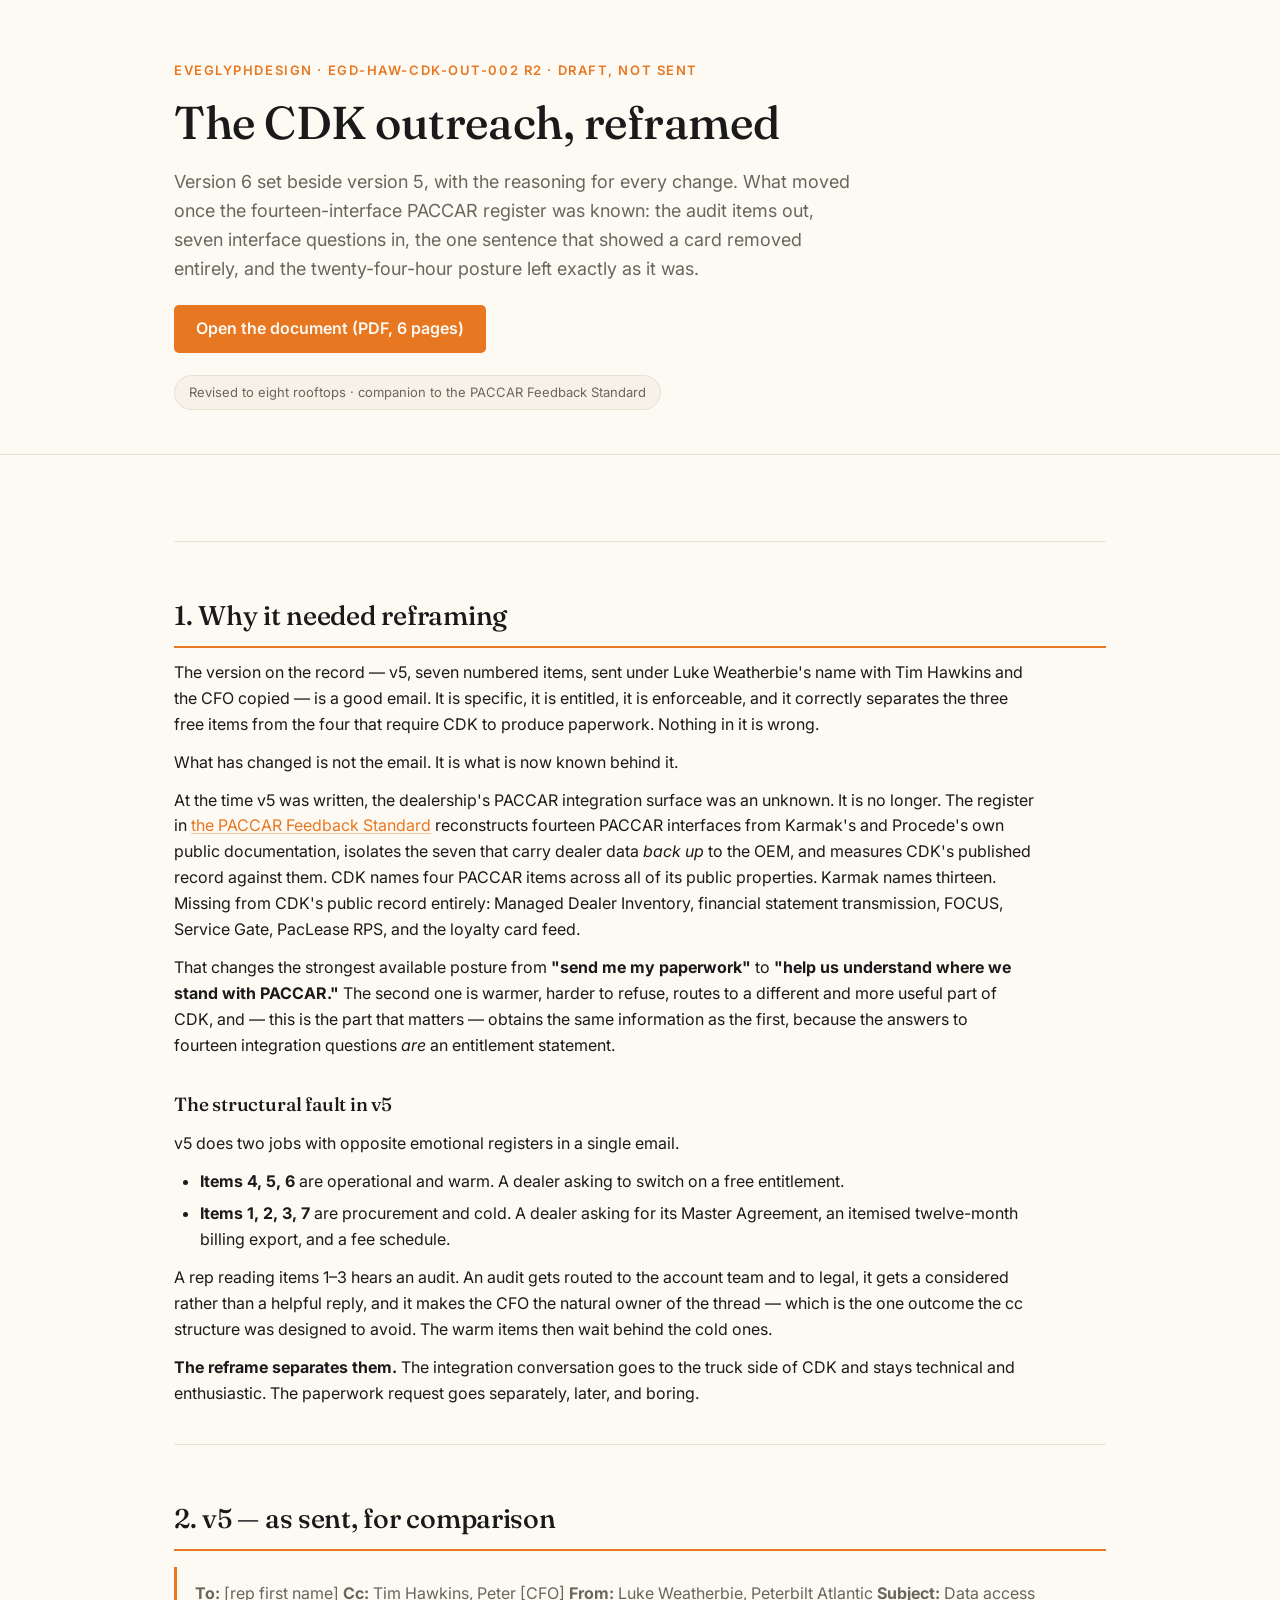
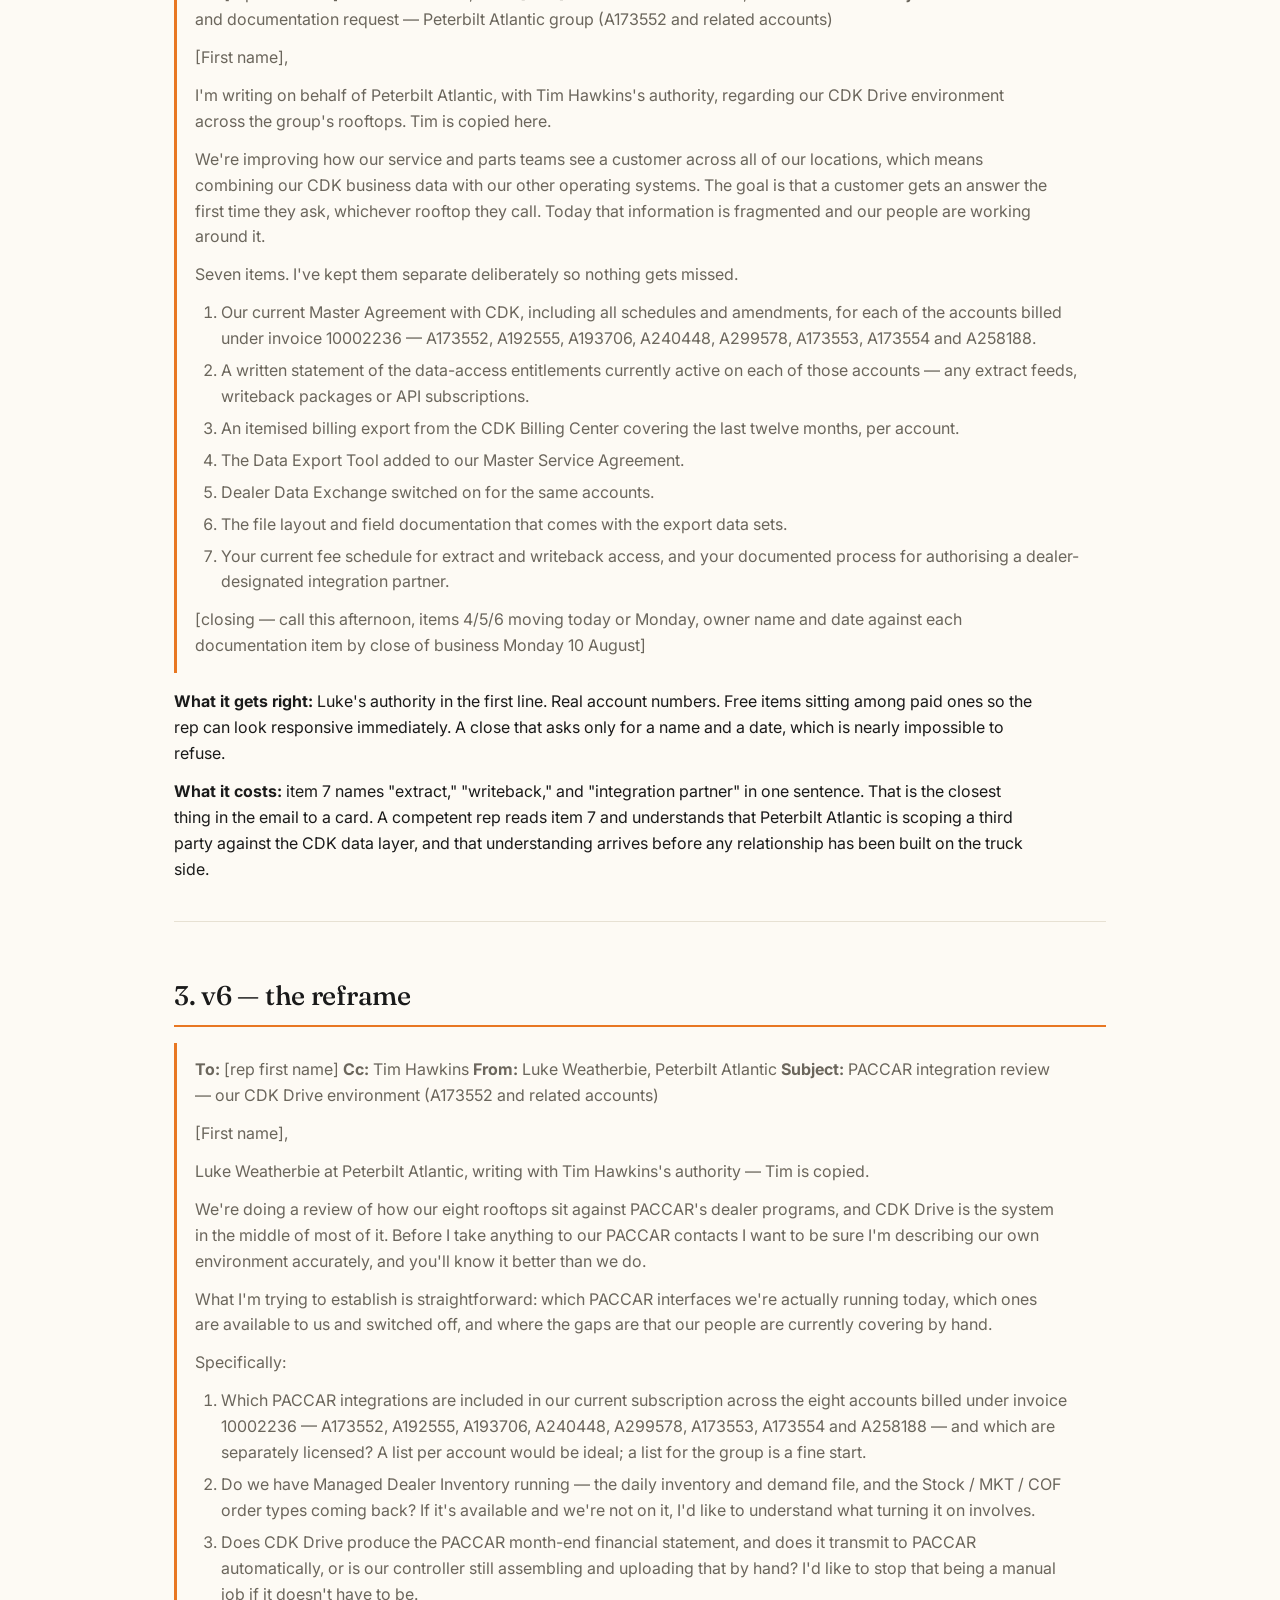
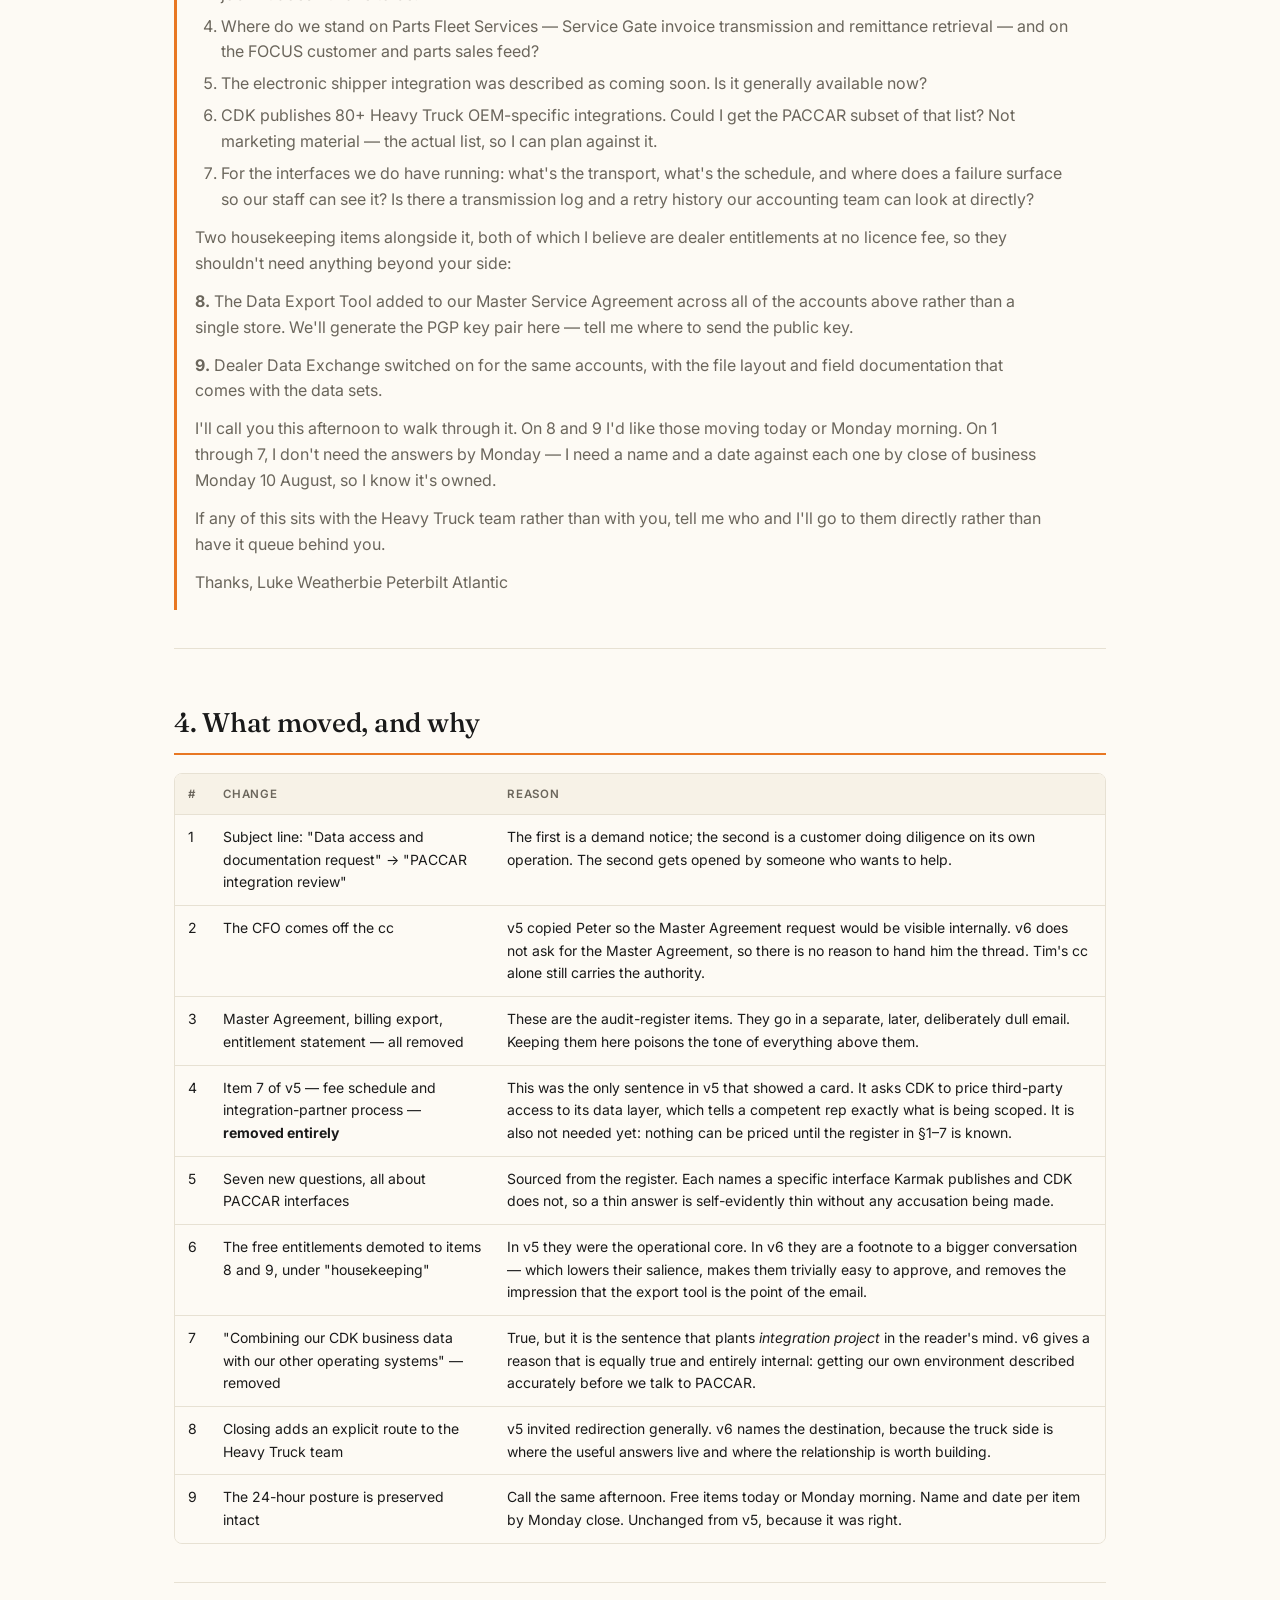
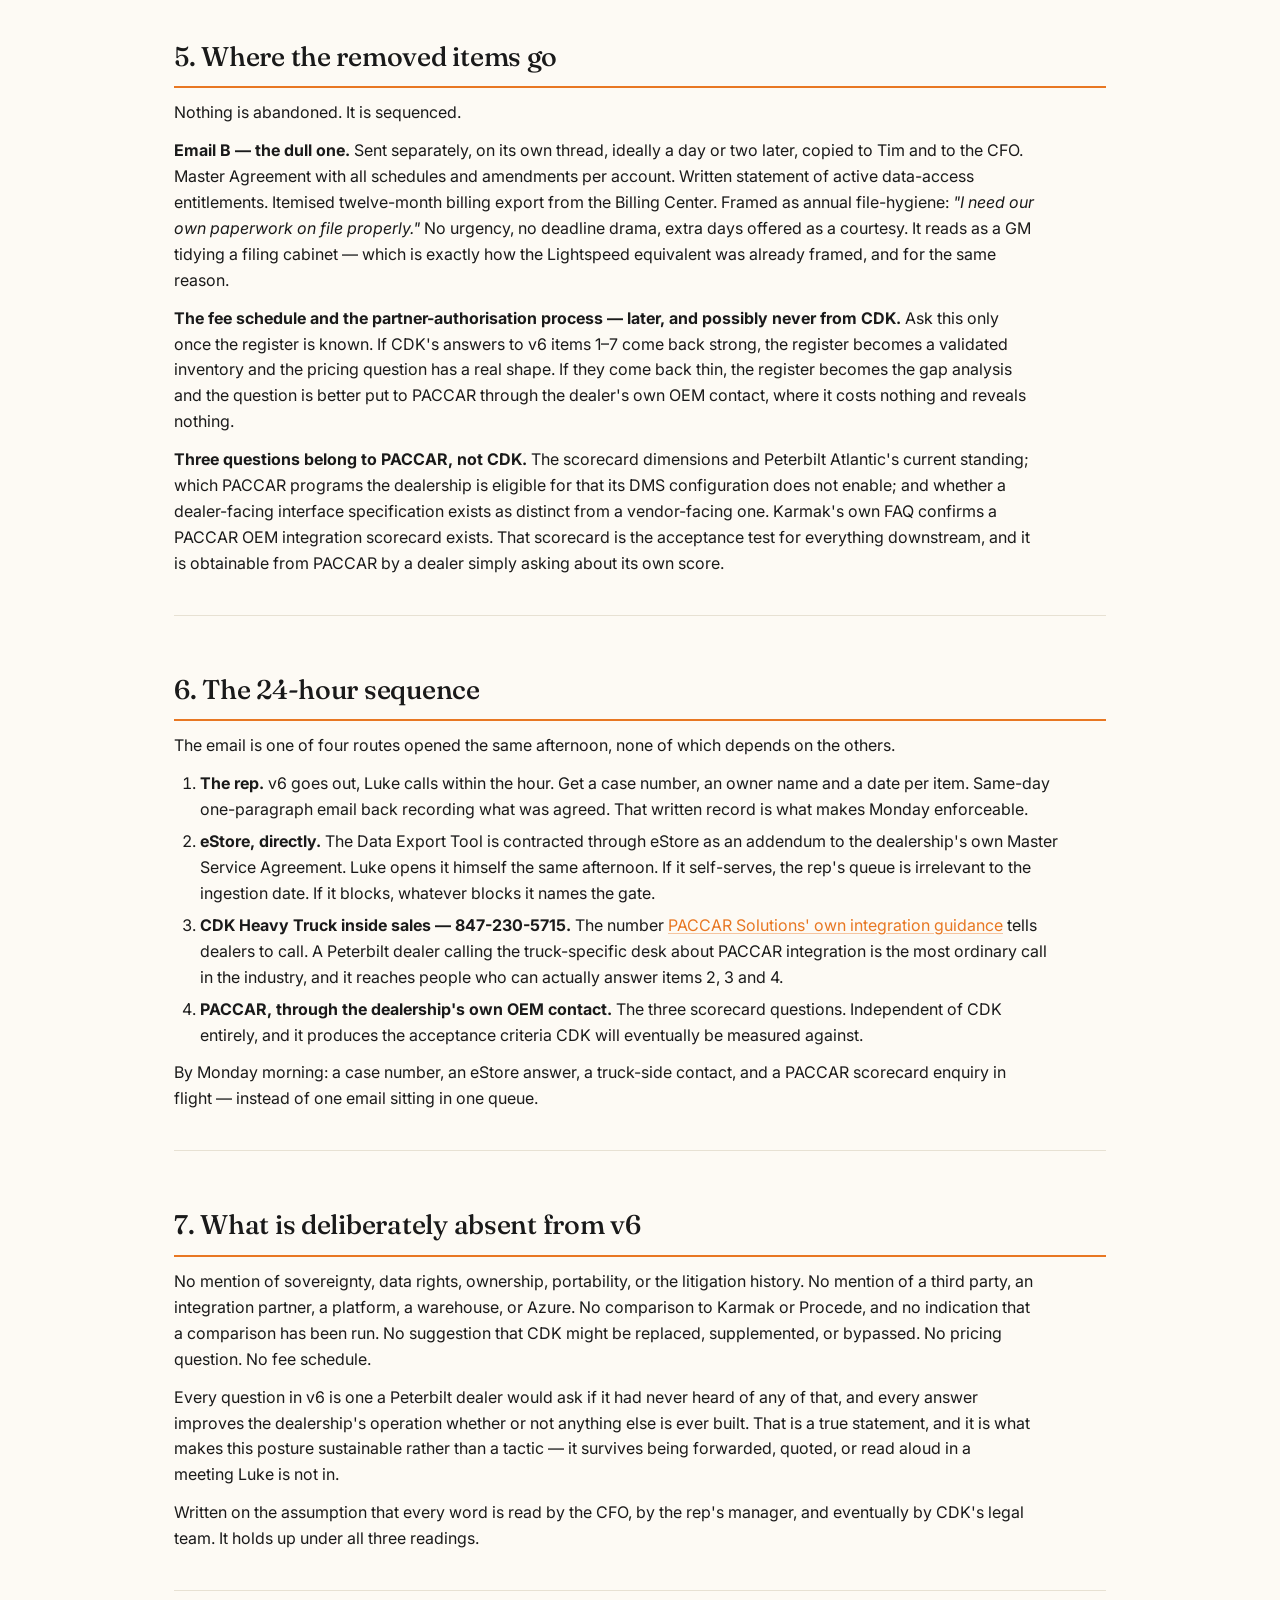
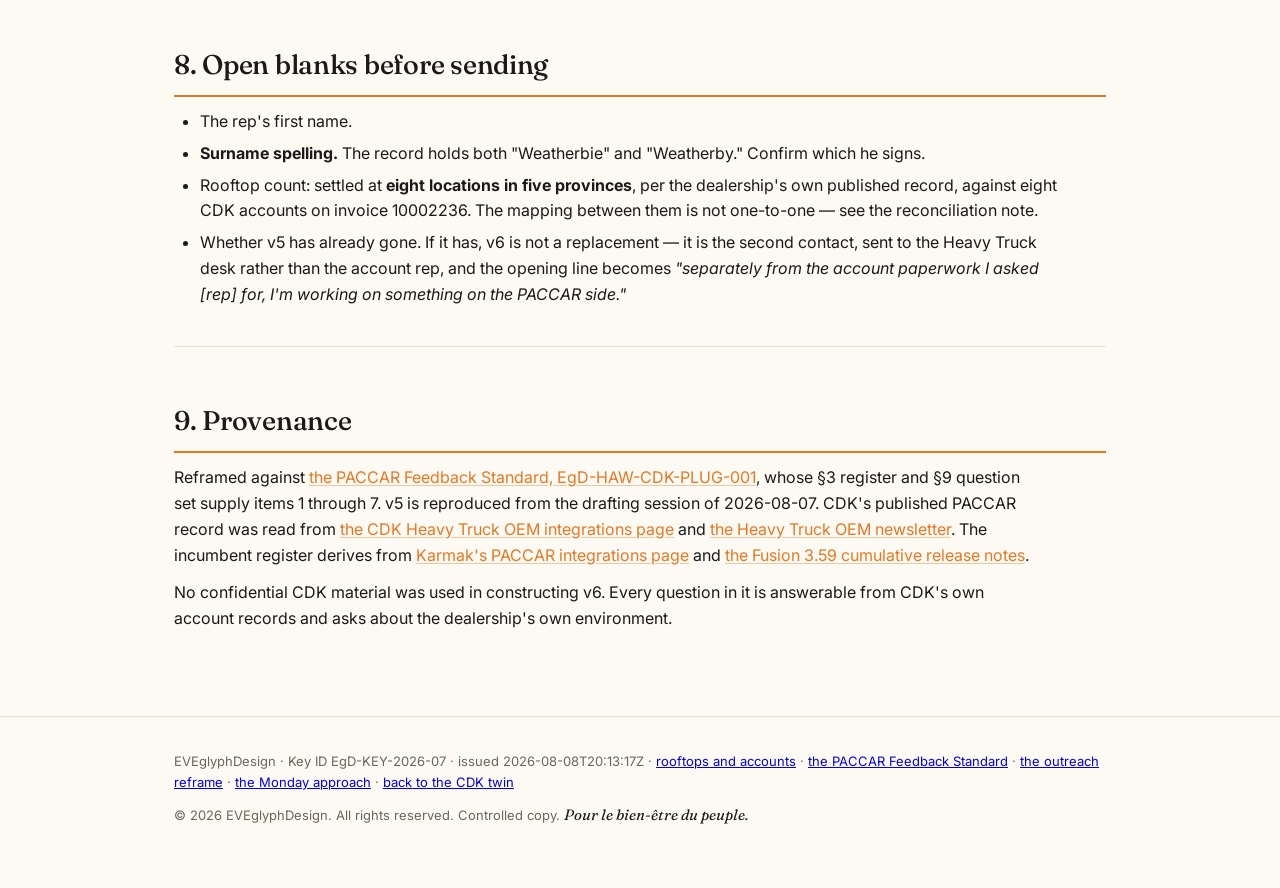
<file: docs/outreach/index.html>
<!DOCTYPE html>
<html lang="en"><head><meta charset="UTF-8"><meta name="viewport" content="width=device-width, initial-scale=1.0">
<title>EVEglyphDesign — The CDK outreach, reframed</title>
<link rel="preconnect" href="https://fonts.googleapis.com"><link rel="preconnect" href="https://fonts.gstatic.com" crossorigin>
<link href="https://fonts.googleapis.com/css2?family=Fraunces:opsz,wght@9..144,300;9..144,500;9..144,600&family=Inter:wght@400;500;600&display=swap" rel="stylesheet">
<style>
:root{--cream:#fdfaf4;--cream-2:#f7f2e7;--ink:#1a1a1a;--line:#e7e1d3;--mute:#6b665c;--accent:#e87722}
*{box-sizing:border-box;margin:0;padding:0}
html,body{background:var(--cream);color:var(--ink);font-family:'Inter',sans-serif;line-height:1.62;-webkit-text-size-adjust:100%}
.wrap{max-width:980px;margin:0 auto;padding:0 24px}
header.hero{border-bottom:1px solid var(--line);padding:60px 0 44px}
.kicker{font-size:13px;letter-spacing:.12em;text-transform:uppercase;color:var(--accent);font-weight:600;margin-bottom:16px}
h1,h2,h3,h4{font-family:'Fraunces',Georgia,serif;font-weight:500;letter-spacing:-.01em}
header.hero h1{font-size:clamp(30px,4.6vw,46px);line-height:1.12;max-width:860px}
header.hero p.lede{margin-top:18px;max-width:680px;font-size:18px;color:var(--mute)}
.status-pill{display:inline-block;margin-top:22px;font-size:13px;padding:6px 14px;border:1px solid var(--line);border-radius:100px;background:var(--cream-2);color:var(--mute)}
.cta{display:inline-block;background:var(--accent);color:var(--cream);text-decoration:none;font-weight:600;padding:11px 22px;border-radius:5px;margin-top:22px}
main{padding:48px 0 24px}
main h1{display:none}
main h2{font-size:27px;margin:52px 0 6px;padding-bottom:8px;border-bottom:2px solid var(--accent)}
main h3{font-size:19px;margin:30px 0 4px}
main p{margin:12px 0;max-width:860px}
main ul,main ol{margin:12px 0 12px 26px;max-width:860px}
main li{margin:6px 0}
main a{color:var(--accent);text-decoration:underline;text-decoration-color:rgba(232,119,34,.4);text-underline-offset:2px}
main blockquote{border-left:3px solid var(--accent);padding:2px 0 2px 18px;margin:16px 0;color:var(--mute)}
main hr{border:none;border-top:1px solid var(--line);margin:38px 0}
code{font-family:ui-monospace,SFMono-Regular,Menlo,monospace;font-size:.88em;background:var(--cream-2);padding:1px 5px;border-radius:3px}
.tablewrap{overflow-x:auto;margin:18px 0;border:1px solid var(--line);border-radius:8px}
table{border-collapse:collapse;width:100%;font-size:14px;background:var(--cream)}
th{background:var(--cream-2);text-align:left;font-size:11.5px;letter-spacing:.07em;text-transform:uppercase;color:var(--mute);font-weight:600;padding:11px 13px;border-bottom:1px solid var(--line);white-space:nowrap}
td{padding:11px 13px;border-bottom:1px solid var(--line);vertical-align:top}
tr:last-child td{border-bottom:none}
footer{border-top:1px solid var(--line);padding:34px 0 60px;margin-top:48px;font-size:13px;color:var(--mute)}
footer .mark{font-family:'Fraunces',Georgia,serif;font-style:italic;color:var(--ink);font-size:15px}
@media(max-width:720px){main h2{font-size:23px}table{font-size:13px}}
</style></head><body>
<header class="hero"><div class="wrap"><div class="kicker">EVEglyphDesign · EgD-HAW-CDK-OUT-002 r2 · draft, not sent</div><h1>The CDK outreach, reframed</h1>
<p class="lede">Version 6 set beside version 5, with the reasoning for every change. What moved once the fourteen-interface PACCAR register was known: the audit items out, seven interface questions in, the one sentence that showed a card removed entirely, and the twenty-four-hour posture left exactly as it was.</p><a class="cta" href="EVEglyphDesign_CDK_Outreach_Reframe.pdf">Open the document (PDF, 6 pages)</a>
<div><span class="status-pill">Revised to eight rooftops · companion to the PACCAR Feedback Standard</span></div></div></header>
<main><div class="wrap"><h1>The CDK Outreach, Reframed</h1>
<hr />
<h2>1. Why it needed reframing</h2>
<p>The version on the record — v5, seven numbered items, sent under Luke Weatherbie's name with Tim
Hawkins and the CFO copied — is a good email. It is specific, it is entitled, it is enforceable,
and it correctly separates the three free items from the four that require CDK to produce paperwork.
Nothing in it is wrong.</p>
<p>What has changed is not the email. It is what is now known behind it.</p>
<p>At the time v5 was written, the dealership's PACCAR integration surface was an unknown. It is no
longer. The register in
<a href="https://eveglyphdesign.github.io/eve-hawkins-cdk-twin/spec/">the PACCAR Feedback Standard</a>
reconstructs fourteen PACCAR interfaces from Karmak's and Procede's own public documentation, isolates
the seven that carry dealer data <em>back up</em> to the OEM, and measures CDK's published record against
them. CDK names four PACCAR items across all of its public properties. Karmak names thirteen.
Missing from CDK's public record entirely: Managed Dealer Inventory, financial statement transmission,
FOCUS, Service Gate, PacLease RPS, and the loyalty card feed.</p>
<p>That changes the strongest available posture from <strong>"send me my paperwork"</strong> to <strong>"help us understand
where we stand with PACCAR."</strong> The second one is warmer, harder to refuse, routes to a different and
more useful part of CDK, and — this is the part that matters — obtains the same information as the
first, because the answers to fourteen integration questions <em>are</em> an entitlement statement.</p>
<h3>The structural fault in v5</h3>
<p>v5 does two jobs with opposite emotional registers in a single email.</p>
<ul>
<li><strong>Items 4, 5, 6</strong> are operational and warm. A dealer asking to switch on a free entitlement.</li>
<li><strong>Items 1, 2, 3, 7</strong> are procurement and cold. A dealer asking for its Master Agreement, an
  itemised twelve-month billing export, and a fee schedule.</li>
</ul>
<p>A rep reading items 1–3 hears an audit. An audit gets routed to the account team and to legal, it
gets a considered rather than a helpful reply, and it makes the CFO the natural owner of the thread —
which is the one outcome the cc structure was designed to avoid. The warm items then wait behind the
cold ones.</p>
<p><strong>The reframe separates them.</strong> The integration conversation goes to the truck side of CDK and stays
technical and enthusiastic. The paperwork request goes separately, later, and boring.</p>
<hr />
<h2>2. v5 — as sent, for comparison</h2>
<blockquote>
<p><strong>To:</strong> [rep first name]
<strong>Cc:</strong> Tim Hawkins, Peter [CFO]
<strong>From:</strong> Luke Weatherbie, Peterbilt Atlantic
<strong>Subject:</strong> Data access and documentation request — Peterbilt Atlantic group (A173552 and related accounts)</p>
<p>[First name],</p>
<p>I'm writing on behalf of Peterbilt Atlantic, with Tim Hawkins's authority, regarding our CDK Drive
environment across the group's rooftops. Tim is copied here.</p>
<p>We're improving how our service and parts teams see a customer across all of our locations, which
means combining our CDK business data with our other operating systems. The goal is that a customer
gets an answer the first time they ask, whichever rooftop they call. Today that information is
fragmented and our people are working around it.</p>
<p>Seven items. I've kept them separate deliberately so nothing gets missed.</p>
<ol>
<li>Our current Master Agreement with CDK, including all schedules and amendments, for each of the
   accounts billed under invoice 10002236 — A173552, A192555, A193706, A240448, A299578, A173553,
   A173554 and A258188.</li>
<li>A written statement of the data-access entitlements currently active on each of those accounts —
   any extract feeds, writeback packages or API subscriptions.</li>
<li>An itemised billing export from the CDK Billing Center covering the last twelve months, per account.</li>
<li>The Data Export Tool added to our Master Service Agreement.</li>
<li>Dealer Data Exchange switched on for the same accounts.</li>
<li>The file layout and field documentation that comes with the export data sets.</li>
<li>Your current fee schedule for extract and writeback access, and your documented process for
   authorising a dealer-designated integration partner.</li>
</ol>
<p>[closing — call this afternoon, items 4/5/6 moving today or Monday, owner name and date against
each documentation item by close of business Monday 10 August]</p>
</blockquote>
<p><strong>What it gets right:</strong> Luke's authority in the first line. Real account numbers. Free items sitting
among paid ones so the rep can look responsive immediately. A close that asks only for a name and a
date, which is nearly impossible to refuse.</p>
<p><strong>What it costs:</strong> item 7 names "extract," "writeback," and "integration partner" in one sentence.
That is the closest thing in the email to a card. A competent rep reads item 7 and understands that
Peterbilt Atlantic is scoping a third party against the CDK data layer, and that understanding
arrives before any relationship has been built on the truck side.</p>
<hr />
<h2>3. v6 — the reframe</h2>
<blockquote>
<p><strong>To:</strong> [rep first name]
<strong>Cc:</strong> Tim Hawkins
<strong>From:</strong> Luke Weatherbie, Peterbilt Atlantic
<strong>Subject:</strong> PACCAR integration review — our CDK Drive environment (A173552 and related accounts)</p>
<p>[First name],</p>
<p>Luke Weatherbie at Peterbilt Atlantic, writing with Tim Hawkins's authority — Tim is copied.</p>
<p>We're doing a review of how our eight rooftops sit against PACCAR's dealer programs, and CDK Drive is
the system in the middle of most of it. Before I take anything to our PACCAR contacts I want to be
sure I'm describing our own environment accurately, and you'll know it better than we do.</p>
<p>What I'm trying to establish is straightforward: which PACCAR interfaces we're actually running
today, which ones are available to us and switched off, and where the gaps are that our people are
currently covering by hand.</p>
<p>Specifically:</p>
<ol>
<li>Which PACCAR integrations are included in our current subscription across the eight accounts
   billed under invoice 10002236 — A173552, A192555, A193706, A240448, A299578, A173553, A173554
   and A258188 — and which are separately licensed? A list per account would be ideal; a list for
   the group is a fine start.</li>
<li>Do we have Managed Dealer Inventory running — the daily inventory and demand file, and the
   Stock / MKT / COF order types coming back? If it's available and we're not on it, I'd like to
   understand what turning it on involves.</li>
<li>Does CDK Drive produce the PACCAR month-end financial statement, and does it transmit to PACCAR
   automatically, or is our controller still assembling and uploading that by hand? I'd like to stop
   that being a manual job if it doesn't have to be.</li>
<li>Where do we stand on Parts Fleet Services — Service Gate invoice transmission and remittance
   retrieval — and on the FOCUS customer and parts sales feed?</li>
<li>The electronic shipper integration was described as coming soon. Is it generally available now?</li>
<li>CDK publishes 80+ Heavy Truck OEM-specific integrations. Could I get the PACCAR subset of that
   list? Not marketing material — the actual list, so I can plan against it.</li>
<li>For the interfaces we do have running: what's the transport, what's the schedule, and where does
   a failure surface so our staff can see it? Is there a transmission log and a retry history our
   accounting team can look at directly?</li>
</ol>
<p>Two housekeeping items alongside it, both of which I believe are dealer entitlements at no licence
fee, so they shouldn't need anything beyond your side:</p>
<p><strong>8.</strong> The Data Export Tool added to our Master Service Agreement across all of the accounts above
   rather than a single store. We'll generate the PGP key pair here — tell me where to send the
   public key.</p>
<p><strong>9.</strong> Dealer Data Exchange switched on for the same accounts, with the file layout and field
   documentation that comes with the data sets.</p>
<p>I'll call you this afternoon to walk through it. On 8 and 9 I'd like those moving today or Monday
morning. On 1 through 7, I don't need the answers by Monday — I need a name and a date against each
one by close of business Monday 10 August, so I know it's owned.</p>
<p>If any of this sits with the Heavy Truck team rather than with you, tell me who and I'll go to them
directly rather than have it queue behind you.</p>
<p>Thanks,
Luke Weatherbie
Peterbilt Atlantic</p>
</blockquote>
<hr />
<h2>4. What moved, and why</h2>
<div class="tablewrap"><table>
<thead>
<tr>
<th>#</th>
<th>Change</th>
<th>Reason</th>
</tr>
</thead>
<tbody>
<tr>
<td>1</td>
<td>Subject line: "Data access and documentation request" → "PACCAR integration review"</td>
<td>The first is a demand notice; the second is a customer doing diligence on its own operation. The second gets opened by someone who wants to help.</td>
</tr>
<tr>
<td>2</td>
<td>The CFO comes off the cc</td>
<td>v5 copied Peter so the Master Agreement request would be visible internally. v6 does not ask for the Master Agreement, so there is no reason to hand him the thread. Tim's cc alone still carries the authority.</td>
</tr>
<tr>
<td>3</td>
<td>Master Agreement, billing export, entitlement statement — all removed</td>
<td>These are the audit-register items. They go in a separate, later, deliberately dull email. Keeping them here poisons the tone of everything above them.</td>
</tr>
<tr>
<td>4</td>
<td>Item 7 of v5 — fee schedule and integration-partner process — <strong>removed entirely</strong></td>
<td>This was the only sentence in v5 that showed a card. It asks CDK to price third-party access to its data layer, which tells a competent rep exactly what is being scoped. It is also not needed yet: nothing can be priced until the register in §1–7 is known.</td>
</tr>
<tr>
<td>5</td>
<td>Seven new questions, all about PACCAR interfaces</td>
<td>Sourced from the register. Each names a specific interface Karmak publishes and CDK does not, so a thin answer is self-evidently thin without any accusation being made.</td>
</tr>
<tr>
<td>6</td>
<td>The free entitlements demoted to items 8 and 9, under "housekeeping"</td>
<td>In v5 they were the operational core. In v6 they are a footnote to a bigger conversation — which lowers their salience, makes them trivially easy to approve, and removes the impression that the export tool is the point of the email.</td>
</tr>
<tr>
<td>7</td>
<td>"Combining our CDK business data with our other operating systems" — removed</td>
<td>True, but it is the sentence that plants <em>integration project</em> in the reader's mind. v6 gives a reason that is equally true and entirely internal: getting our own environment described accurately before we talk to PACCAR.</td>
</tr>
<tr>
<td>8</td>
<td>Closing adds an explicit route to the Heavy Truck team</td>
<td>v5 invited redirection generally. v6 names the destination, because the truck side is where the useful answers live and where the relationship is worth building.</td>
</tr>
<tr>
<td>9</td>
<td>The 24-hour posture is preserved intact</td>
<td>Call the same afternoon. Free items today or Monday morning. Name and date per item by Monday close. Unchanged from v5, because it was right.</td>
</tr>
</tbody>
</table></div>
<hr />
<h2>5. Where the removed items go</h2>
<p>Nothing is abandoned. It is sequenced.</p>
<p><strong>Email B — the dull one.</strong> Sent separately, on its own thread, ideally a day or two later, copied to
Tim and to the CFO. Master Agreement with all schedules and amendments per account. Written statement
of active data-access entitlements. Itemised twelve-month billing export from the Billing Center.
Framed as annual file-hygiene: <em>"I need our own paperwork on file properly."</em> No urgency, no
deadline drama, extra days offered as a courtesy. It reads as a GM tidying a filing cabinet — which
is exactly how the Lightspeed equivalent was already framed, and for the same reason.</p>
<p><strong>The fee schedule and the partner-authorisation process — later, and possibly never from CDK.</strong>
Ask this only once the register is known. If CDK's answers to v6 items 1–7 come back strong, the
register becomes a validated inventory and the pricing question has a real shape. If they come back
thin, the register becomes the gap analysis and the question is better put to PACCAR through the
dealer's own OEM contact, where it costs nothing and reveals nothing.</p>
<p><strong>Three questions belong to PACCAR, not CDK.</strong> The scorecard dimensions and Peterbilt Atlantic's
current standing; which PACCAR programs the dealership is eligible for that its DMS configuration
does not enable; and whether a dealer-facing interface specification exists as distinct from a
vendor-facing one. Karmak's own FAQ confirms a PACCAR OEM integration scorecard exists. That
scorecard is the acceptance test for everything downstream, and it is obtainable from PACCAR by a
dealer simply asking about its own score.</p>
<hr />
<h2>6. The 24-hour sequence</h2>
<p>The email is one of four routes opened the same afternoon, none of which depends on the others.</p>
<ol>
<li><strong>The rep.</strong> v6 goes out, Luke calls within the hour. Get a case number, an owner name and a date
   per item. Same-day one-paragraph email back recording what was agreed. That written record is what
   makes Monday enforceable.</li>
<li><strong>eStore, directly.</strong> The Data Export Tool is contracted through eStore as an addendum to the
   dealership's own Master Service Agreement. Luke opens it himself the same afternoon. If it
   self-serves, the rep's queue is irrelevant to the ingestion date. If it blocks, whatever blocks it
   names the gate.</li>
<li><strong>CDK Heavy Truck inside sales — 847-230-5715.</strong> The number
   <a href="https://support.paccar.decisiv.net/hc/en-us/articles/360034411713-What-is-Integration-and-How-Can-It-Make-My-Job-Easier">PACCAR Solutions' own integration guidance</a>
   tells dealers to call. A Peterbilt dealer calling the truck-specific desk about PACCAR integration
   is the most ordinary call in the industry, and it reaches people who can actually answer items 2,
   3 and 4.</li>
<li><strong>PACCAR, through the dealership's own OEM contact.</strong> The three scorecard questions. Independent
   of CDK entirely, and it produces the acceptance criteria CDK will eventually be measured against.</li>
</ol>
<p>By Monday morning: a case number, an eStore answer, a truck-side contact, and a PACCAR scorecard
enquiry in flight — instead of one email sitting in one queue.</p>
<hr />
<h2>7. What is deliberately absent from v6</h2>
<p>No mention of sovereignty, data rights, ownership, portability, or the litigation history. No mention
of a third party, an integration partner, a platform, a warehouse, or Azure. No comparison to Karmak
or Procede, and no indication that a comparison has been run. No suggestion that CDK might be
replaced, supplemented, or bypassed. No pricing question. No fee schedule.</p>
<p>Every question in v6 is one a Peterbilt dealer would ask if it had never heard of any of that, and
every answer improves the dealership's operation whether or not anything else is ever built. That is
a true statement, and it is what makes this posture sustainable rather than a tactic — it survives
being forwarded, quoted, or read aloud in a meeting Luke is not in.</p>
<p>Written on the assumption that every word is read by the CFO, by the rep's manager, and eventually
by CDK's legal team. It holds up under all three readings.</p>
<hr />
<h2>8. Open blanks before sending</h2>
<ul>
<li>The rep's first name.</li>
<li><strong>Surname spelling.</strong> The record holds both "Weatherbie" and "Weatherby." Confirm which he signs.</li>
<li>Rooftop count: settled at <strong>eight locations in five provinces</strong>, per the dealership's own published
  record, against eight CDK accounts on invoice 10002236. The mapping between them is not one-to-one —
  see the reconciliation note.</li>
<li>Whether v5 has already gone. If it has, v6 is not a replacement — it is the second contact, sent to
  the Heavy Truck desk rather than the account rep, and the opening line becomes <em>"separately from
  the account paperwork I asked [rep] for, I'm working on something on the PACCAR side."</em></li>
</ul>
<hr />
<h2>9. Provenance</h2>
<p>Reframed against
<a href="https://eveglyphdesign.github.io/eve-hawkins-cdk-twin/spec/">the PACCAR Feedback Standard, EgD-HAW-CDK-PLUG-001</a>,
whose §3 register and §9 question set supply items 1 through 7. v5 is reproduced from the drafting
session of 2026-08-07. CDK's published PACCAR record was read from
<a href="https://www.cdkglobalheavytruck.com/oem-integrations">the CDK Heavy Truck OEM integrations page</a>
and <a href="https://www2.cdkglobal.com/ht-oem">the Heavy Truck OEM newsletter</a>. The incumbent register
derives from <a href="https://www.karmak.com/integrations/paccar">Karmak's PACCAR integrations page</a> and
<a href="https://webhelp.karmak.com/ReleaseNotes/Fusion/3.59_cumulative.pdf">the Fusion 3.59 cumulative release notes</a>.</p>
<p>No confidential CDK material was used in constructing v6. Every question in it is answerable from
CDK's own account records and asks about the dealership's own environment.</p></div></main>
<footer><div class="wrap"><div>EVEglyphDesign · Key ID EgD-KEY-2026-07 · issued 2026-08-08T20:13:17Z · <a href="../rooftops/">rooftops and accounts</a> · <a href="../spec/">the PACCAR Feedback Standard</a> · <a href="../outreach/">the outreach reframe</a> · <a href="../monday/">the Monday approach</a> · <a href="../">back to the CDK twin</a></div>
<div style="margin-top:10px">© 2026 EVEglyphDesign. All rights reserved. Controlled copy. <span class="mark">Pour le bien-être du peuple.</span></div></div></footer></body></html>
</file>
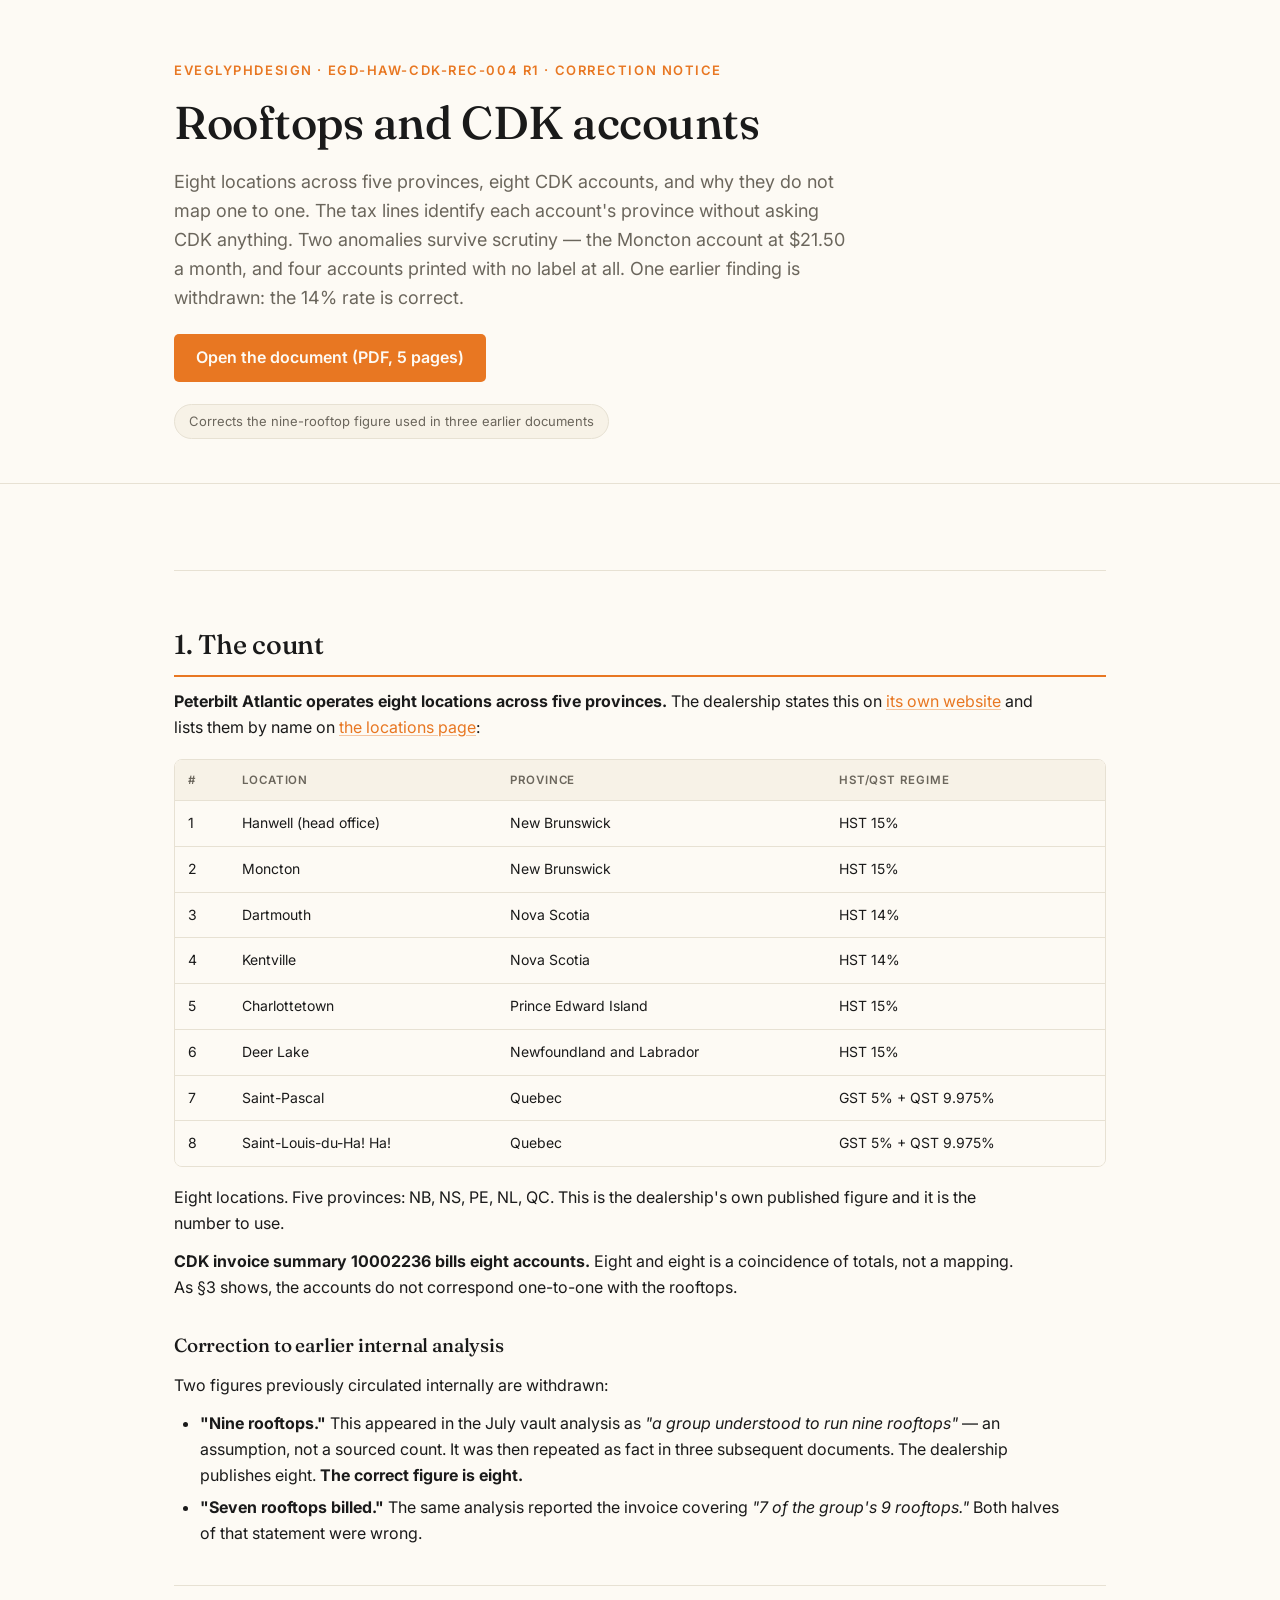
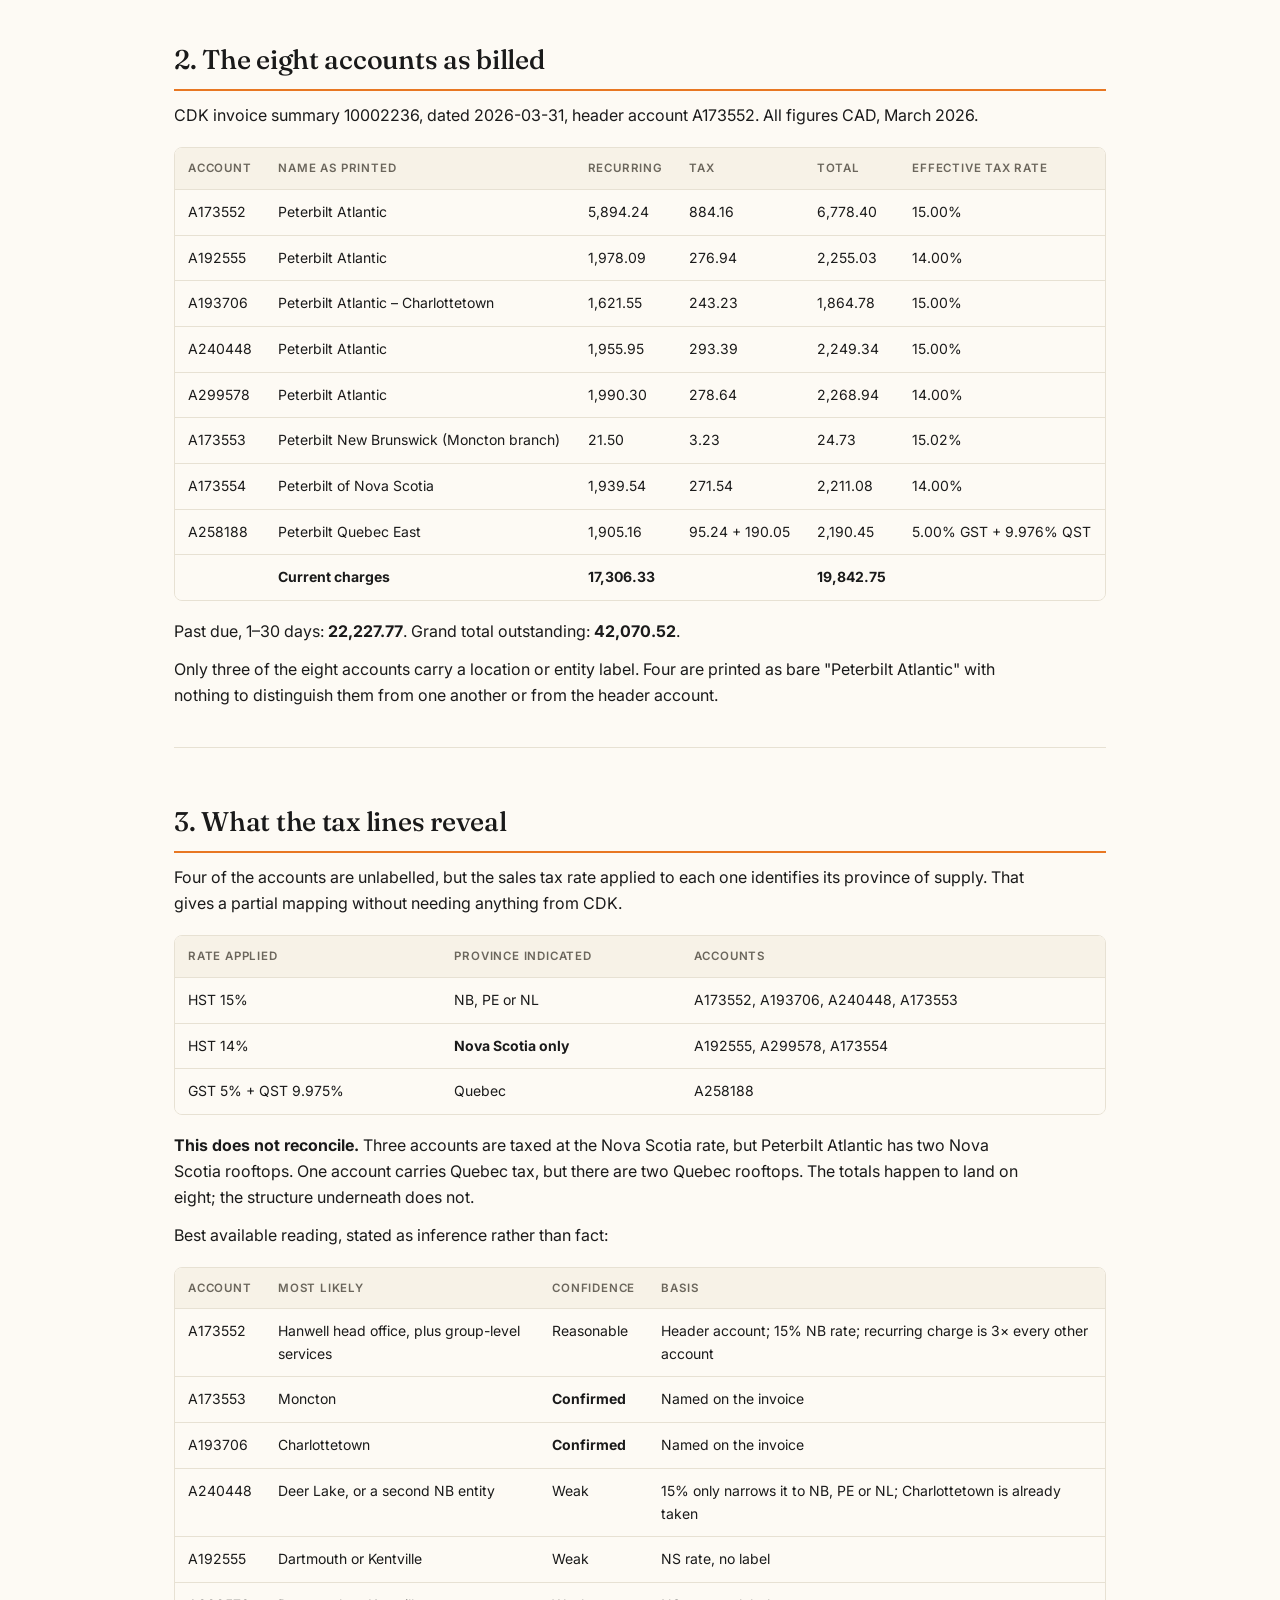
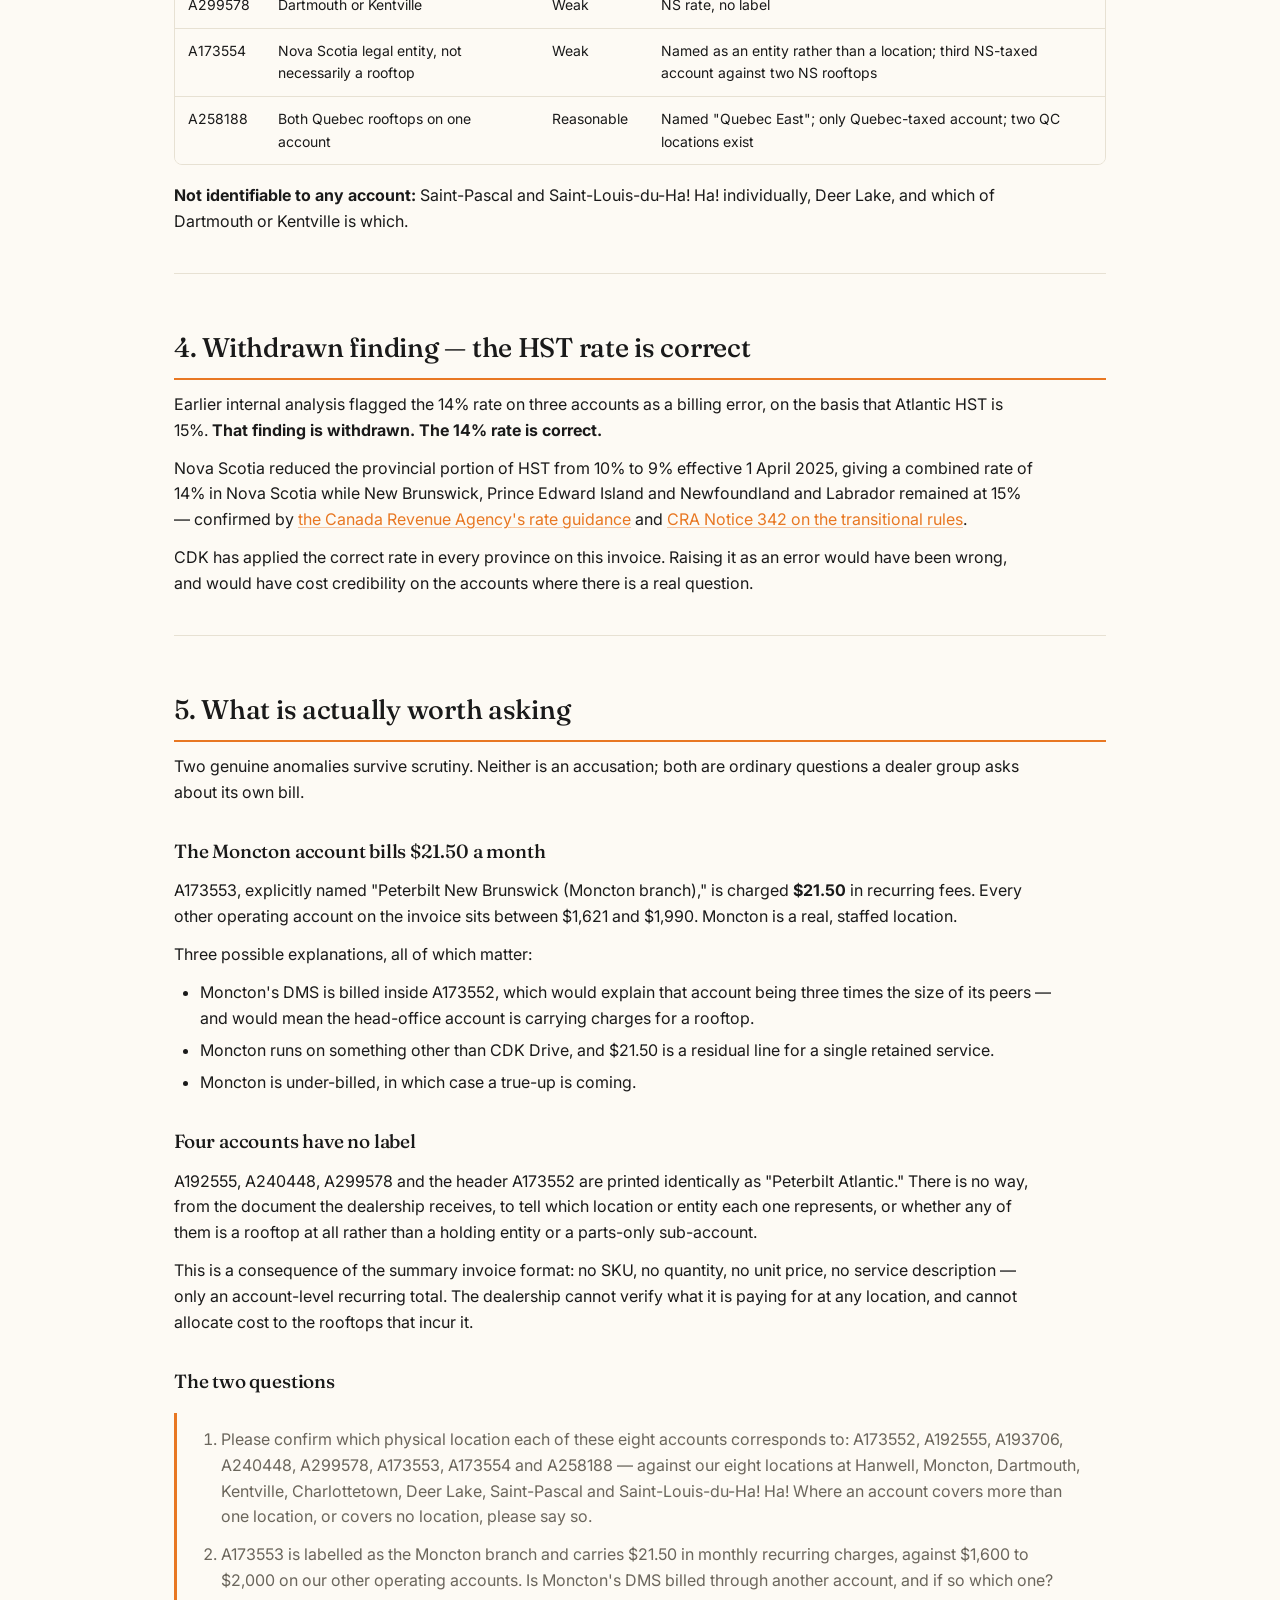
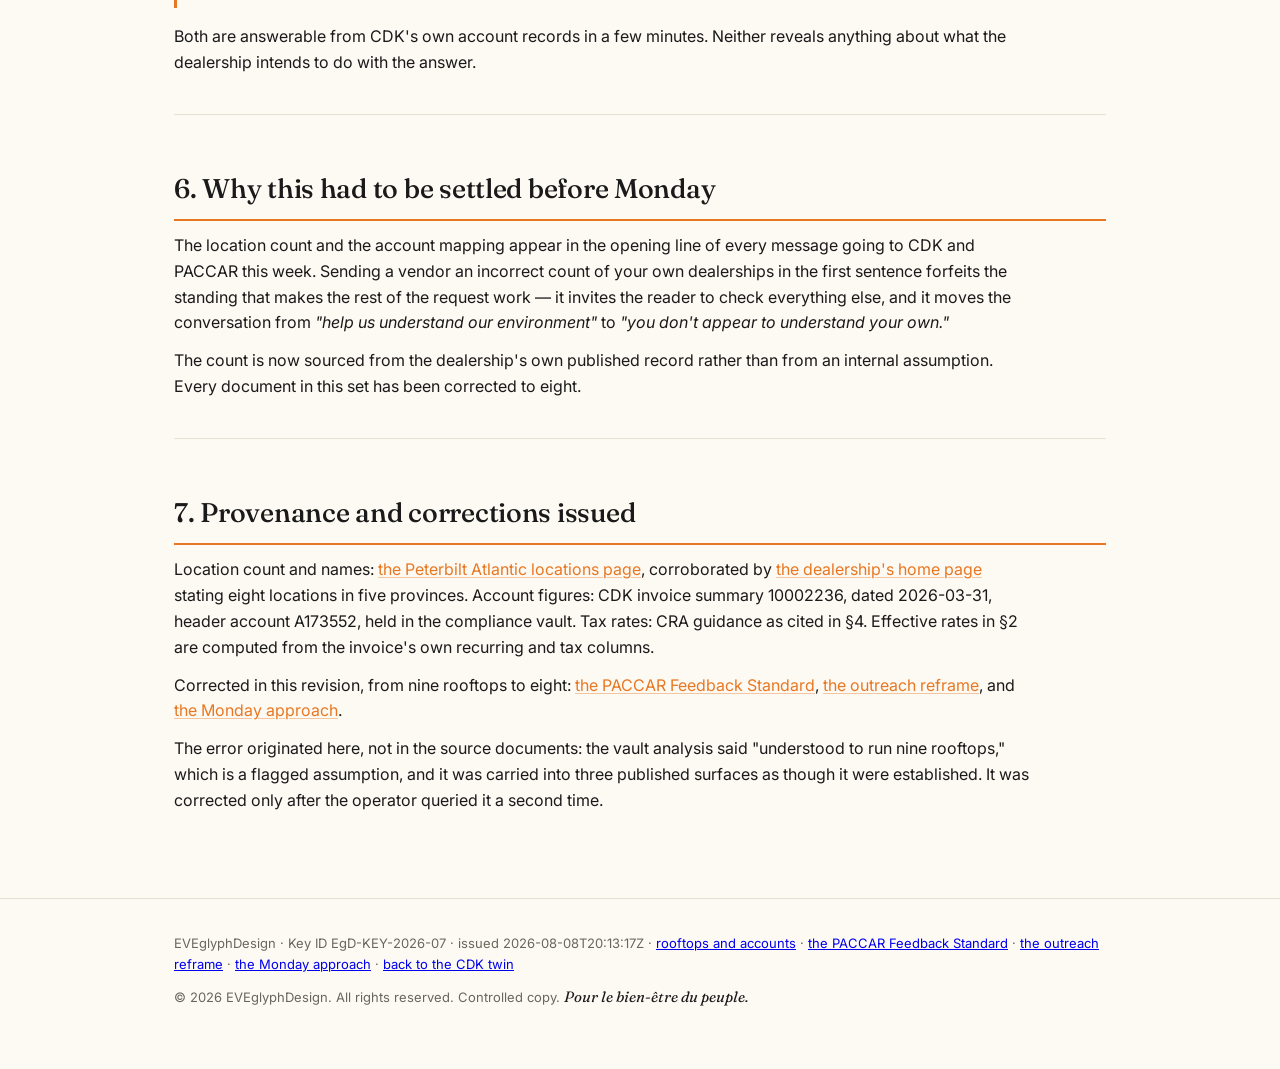
<file: docs/rooftops/index.html>
<!DOCTYPE html>
<html lang="en"><head><meta charset="UTF-8"><meta name="viewport" content="width=device-width, initial-scale=1.0">
<title>EVEglyphDesign — Rooftops and CDK accounts</title>
<link rel="preconnect" href="https://fonts.googleapis.com"><link rel="preconnect" href="https://fonts.gstatic.com" crossorigin>
<link href="https://fonts.googleapis.com/css2?family=Fraunces:opsz,wght@9..144,300;9..144,500;9..144,600&family=Inter:wght@400;500;600&display=swap" rel="stylesheet">
<style>
:root{--cream:#fdfaf4;--cream-2:#f7f2e7;--ink:#1a1a1a;--line:#e7e1d3;--mute:#6b665c;--accent:#e87722}
*{box-sizing:border-box;margin:0;padding:0}
html,body{background:var(--cream);color:var(--ink);font-family:'Inter',sans-serif;line-height:1.62;-webkit-text-size-adjust:100%}
.wrap{max-width:980px;margin:0 auto;padding:0 24px}
header.hero{border-bottom:1px solid var(--line);padding:60px 0 44px}
.kicker{font-size:13px;letter-spacing:.12em;text-transform:uppercase;color:var(--accent);font-weight:600;margin-bottom:16px}
h1,h2,h3,h4{font-family:'Fraunces',Georgia,serif;font-weight:500;letter-spacing:-.01em}
header.hero h1{font-size:clamp(30px,4.6vw,46px);line-height:1.12;max-width:860px}
header.hero p.lede{margin-top:18px;max-width:680px;font-size:18px;color:var(--mute)}
.status-pill{display:inline-block;margin-top:22px;font-size:13px;padding:6px 14px;border:1px solid var(--line);border-radius:100px;background:var(--cream-2);color:var(--mute)}
.cta{display:inline-block;background:var(--accent);color:var(--cream);text-decoration:none;font-weight:600;padding:11px 22px;border-radius:5px;margin-top:22px}
main{padding:48px 0 24px}
main h1{display:none}
main h2{font-size:27px;margin:52px 0 6px;padding-bottom:8px;border-bottom:2px solid var(--accent)}
main h3{font-size:19px;margin:30px 0 4px}
main p{margin:12px 0;max-width:860px}
main ul,main ol{margin:12px 0 12px 26px;max-width:860px}
main li{margin:6px 0}
main a{color:var(--accent);text-decoration:underline;text-decoration-color:rgba(232,119,34,.4);text-underline-offset:2px}
main blockquote{border-left:3px solid var(--accent);padding:2px 0 2px 18px;margin:16px 0;color:var(--mute)}
main hr{border:none;border-top:1px solid var(--line);margin:38px 0}
code{font-family:ui-monospace,SFMono-Regular,Menlo,monospace;font-size:.88em;background:var(--cream-2);padding:1px 5px;border-radius:3px}
.tablewrap{overflow-x:auto;margin:18px 0;border:1px solid var(--line);border-radius:8px}
table{border-collapse:collapse;width:100%;font-size:14px;background:var(--cream)}
th{background:var(--cream-2);text-align:left;font-size:11.5px;letter-spacing:.07em;text-transform:uppercase;color:var(--mute);font-weight:600;padding:11px 13px;border-bottom:1px solid var(--line);white-space:nowrap}
td{padding:11px 13px;border-bottom:1px solid var(--line);vertical-align:top}
tr:last-child td{border-bottom:none}
footer{border-top:1px solid var(--line);padding:34px 0 60px;margin-top:48px;font-size:13px;color:var(--mute)}
footer .mark{font-family:'Fraunces',Georgia,serif;font-style:italic;color:var(--ink);font-size:15px}
@media(max-width:720px){main h2{font-size:23px}table{font-size:13px}}
</style></head><body>
<header class="hero"><div class="wrap"><div class="kicker">EVEglyphDesign · EgD-HAW-CDK-REC-004 r1 · correction notice</div><h1>Rooftops and CDK accounts</h1>
<p class="lede">Eight locations across five provinces, eight CDK accounts, and why they do not map one to one. The tax lines identify each account's province without asking CDK anything. Two anomalies survive scrutiny — the Moncton account at $21.50 a month, and four accounts printed with no label at all. One earlier finding is withdrawn: the 14% rate is correct.</p><a class="cta" href="EVEglyphDesign_Rooftop_Account_Reconciliation.pdf">Open the document (PDF, 5 pages)</a>
<div><span class="status-pill">Corrects the nine-rooftop figure used in three earlier documents</span></div></div></header>
<main><div class="wrap"><h1>Rooftops and CDK Accounts</h1>
<hr />
<h2>1. The count</h2>
<p><strong>Peterbilt Atlantic operates eight locations across five provinces.</strong> The dealership states this on
<a href="https://www.peterbiltatlantic.com/">its own website</a> and lists them by name on
<a href="https://www.peterbiltatlantic.com/location-and-hours">the locations page</a>:</p>
<div class="tablewrap"><table>
<thead>
<tr>
<th>#</th>
<th>Location</th>
<th>Province</th>
<th>HST/QST regime</th>
</tr>
</thead>
<tbody>
<tr>
<td>1</td>
<td>Hanwell (head office)</td>
<td>New Brunswick</td>
<td>HST 15%</td>
</tr>
<tr>
<td>2</td>
<td>Moncton</td>
<td>New Brunswick</td>
<td>HST 15%</td>
</tr>
<tr>
<td>3</td>
<td>Dartmouth</td>
<td>Nova Scotia</td>
<td>HST 14%</td>
</tr>
<tr>
<td>4</td>
<td>Kentville</td>
<td>Nova Scotia</td>
<td>HST 14%</td>
</tr>
<tr>
<td>5</td>
<td>Charlottetown</td>
<td>Prince Edward Island</td>
<td>HST 15%</td>
</tr>
<tr>
<td>6</td>
<td>Deer Lake</td>
<td>Newfoundland and Labrador</td>
<td>HST 15%</td>
</tr>
<tr>
<td>7</td>
<td>Saint-Pascal</td>
<td>Quebec</td>
<td>GST 5% + QST 9.975%</td>
</tr>
<tr>
<td>8</td>
<td>Saint-Louis-du-Ha! Ha!</td>
<td>Quebec</td>
<td>GST 5% + QST 9.975%</td>
</tr>
</tbody>
</table></div>
<p>Eight locations. Five provinces: NB, NS, PE, NL, QC. This is the dealership's own published figure
and it is the number to use.</p>
<p><strong>CDK invoice summary 10002236 bills eight accounts.</strong> Eight and eight is a coincidence of totals,
not a mapping. As §3 shows, the accounts do not correspond one-to-one with the rooftops.</p>
<h3>Correction to earlier internal analysis</h3>
<p>Two figures previously circulated internally are withdrawn:</p>
<ul>
<li><strong>"Nine rooftops."</strong> This appeared in the July vault analysis as <em>"a group understood to run nine
  rooftops"</em> — an assumption, not a sourced count. It was then repeated as fact in three subsequent
  documents. The dealership publishes eight. <strong>The correct figure is eight.</strong></li>
<li><strong>"Seven rooftops billed."</strong> The same analysis reported the invoice covering <em>"7 of the group's 9
  rooftops."</em> Both halves of that statement were wrong.</li>
</ul>
<hr />
<h2>2. The eight accounts as billed</h2>
<p>CDK invoice summary 10002236, dated 2026-03-31, header account A173552. All figures CAD, March 2026.</p>
<div class="tablewrap"><table>
<thead>
<tr>
<th>Account</th>
<th>Name as printed</th>
<th>Recurring</th>
<th>Tax</th>
<th>Total</th>
<th>Effective tax rate</th>
</tr>
</thead>
<tbody>
<tr>
<td>A173552</td>
<td>Peterbilt Atlantic</td>
<td>5,894.24</td>
<td>884.16</td>
<td>6,778.40</td>
<td>15.00%</td>
</tr>
<tr>
<td>A192555</td>
<td>Peterbilt Atlantic</td>
<td>1,978.09</td>
<td>276.94</td>
<td>2,255.03</td>
<td>14.00%</td>
</tr>
<tr>
<td>A193706</td>
<td>Peterbilt Atlantic – Charlottetown</td>
<td>1,621.55</td>
<td>243.23</td>
<td>1,864.78</td>
<td>15.00%</td>
</tr>
<tr>
<td>A240448</td>
<td>Peterbilt Atlantic</td>
<td>1,955.95</td>
<td>293.39</td>
<td>2,249.34</td>
<td>15.00%</td>
</tr>
<tr>
<td>A299578</td>
<td>Peterbilt Atlantic</td>
<td>1,990.30</td>
<td>278.64</td>
<td>2,268.94</td>
<td>14.00%</td>
</tr>
<tr>
<td>A173553</td>
<td>Peterbilt New Brunswick (Moncton branch)</td>
<td>21.50</td>
<td>3.23</td>
<td>24.73</td>
<td>15.02%</td>
</tr>
<tr>
<td>A173554</td>
<td>Peterbilt of Nova Scotia</td>
<td>1,939.54</td>
<td>271.54</td>
<td>2,211.08</td>
<td>14.00%</td>
</tr>
<tr>
<td>A258188</td>
<td>Peterbilt Quebec East</td>
<td>1,905.16</td>
<td>95.24 + 190.05</td>
<td>2,190.45</td>
<td>5.00% GST + 9.976% QST</td>
</tr>
<tr>
<td></td>
<td><strong>Current charges</strong></td>
<td><strong>17,306.33</strong></td>
<td></td>
<td><strong>19,842.75</strong></td>
<td></td>
</tr>
</tbody>
</table></div>
<p>Past due, 1–30 days: <strong>22,227.77</strong>. Grand total outstanding: <strong>42,070.52</strong>.</p>
<p>Only three of the eight accounts carry a location or entity label. Four are printed as bare
"Peterbilt Atlantic" with nothing to distinguish them from one another or from the header account.</p>
<hr />
<h2>3. What the tax lines reveal</h2>
<p>Four of the accounts are unlabelled, but the sales tax rate applied to each one identifies its
province of supply. That gives a partial mapping without needing anything from CDK.</p>
<div class="tablewrap"><table>
<thead>
<tr>
<th>Rate applied</th>
<th>Province indicated</th>
<th>Accounts</th>
</tr>
</thead>
<tbody>
<tr>
<td>HST 15%</td>
<td>NB, PE or NL</td>
<td>A173552, A193706, A240448, A173553</td>
</tr>
<tr>
<td>HST 14%</td>
<td><strong>Nova Scotia only</strong></td>
<td>A192555, A299578, A173554</td>
</tr>
<tr>
<td>GST 5% + QST 9.975%</td>
<td>Quebec</td>
<td>A258188</td>
</tr>
</tbody>
</table></div>
<p><strong>This does not reconcile.</strong> Three accounts are taxed at the Nova Scotia rate, but Peterbilt Atlantic
has two Nova Scotia rooftops. One account carries Quebec tax, but there are two Quebec rooftops. The
totals happen to land on eight; the structure underneath does not.</p>
<p>Best available reading, stated as inference rather than fact:</p>
<div class="tablewrap"><table>
<thead>
<tr>
<th>Account</th>
<th>Most likely</th>
<th>Confidence</th>
<th>Basis</th>
</tr>
</thead>
<tbody>
<tr>
<td>A173552</td>
<td>Hanwell head office, plus group-level services</td>
<td>Reasonable</td>
<td>Header account; 15% NB rate; recurring charge is 3× every other account</td>
</tr>
<tr>
<td>A173553</td>
<td>Moncton</td>
<td><strong>Confirmed</strong></td>
<td>Named on the invoice</td>
</tr>
<tr>
<td>A193706</td>
<td>Charlottetown</td>
<td><strong>Confirmed</strong></td>
<td>Named on the invoice</td>
</tr>
<tr>
<td>A240448</td>
<td>Deer Lake, or a second NB entity</td>
<td>Weak</td>
<td>15% only narrows it to NB, PE or NL; Charlottetown is already taken</td>
</tr>
<tr>
<td>A192555</td>
<td>Dartmouth or Kentville</td>
<td>Weak</td>
<td>NS rate, no label</td>
</tr>
<tr>
<td>A299578</td>
<td>Dartmouth or Kentville</td>
<td>Weak</td>
<td>NS rate, no label</td>
</tr>
<tr>
<td>A173554</td>
<td>Nova Scotia legal entity, not necessarily a rooftop</td>
<td>Weak</td>
<td>Named as an entity rather than a location; third NS-taxed account against two NS rooftops</td>
</tr>
<tr>
<td>A258188</td>
<td>Both Quebec rooftops on one account</td>
<td>Reasonable</td>
<td>Named "Quebec East"; only Quebec-taxed account; two QC locations exist</td>
</tr>
</tbody>
</table></div>
<p><strong>Not identifiable to any account:</strong> Saint-Pascal and Saint-Louis-du-Ha! Ha! individually, Deer Lake,
and which of Dartmouth or Kentville is which.</p>
<hr />
<h2>4. Withdrawn finding — the HST rate is correct</h2>
<p>Earlier internal analysis flagged the 14% rate on three accounts as a billing error, on the basis
that Atlantic HST is 15%. <strong>That finding is withdrawn. The 14% rate is correct.</strong></p>
<p>Nova Scotia reduced the provincial portion of HST from 10% to 9% effective 1 April 2025, giving a
combined rate of 14% in Nova Scotia while New Brunswick, Prince Edward Island and Newfoundland and
Labrador remained at 15% — confirmed by
<a href="https://www.canada.ca/en/revenue-agency/services/tax/businesses/topics/gst-hst-businesses/charge-collect-which-rate.html">the Canada Revenue Agency's rate guidance</a>
and <a href="https://www.canada.ca/en/revenue-agency/services/forms-publications/publications/notice342/nova-scotia-hst-rate-decrease-questions-answers-general-transitional-rules-personal-property-services.html">CRA Notice 342 on the transitional rules</a>.</p>
<p>CDK has applied the correct rate in every province on this invoice. Raising it as an error would have
been wrong, and would have cost credibility on the accounts where there is a real question.</p>
<hr />
<h2>5. What is actually worth asking</h2>
<p>Two genuine anomalies survive scrutiny. Neither is an accusation; both are ordinary questions a
dealer group asks about its own bill.</p>
<h3>The Moncton account bills $21.50 a month</h3>
<p>A173553, explicitly named "Peterbilt New Brunswick (Moncton branch)," is charged <strong>$21.50</strong> in
recurring fees. Every other operating account on the invoice sits between $1,621 and $1,990. Moncton
is a real, staffed location.</p>
<p>Three possible explanations, all of which matter:</p>
<ul>
<li>Moncton's DMS is billed inside A173552, which would explain that account being three times the
  size of its peers — and would mean the head-office account is carrying charges for a rooftop.</li>
<li>Moncton runs on something other than CDK Drive, and $21.50 is a residual line for a single retained
  service.</li>
<li>Moncton is under-billed, in which case a true-up is coming.</li>
</ul>
<h3>Four accounts have no label</h3>
<p>A192555, A240448, A299578 and the header A173552 are printed identically as "Peterbilt Atlantic."
There is no way, from the document the dealership receives, to tell which location or entity each one
represents, or whether any of them is a rooftop at all rather than a holding entity or a parts-only
sub-account.</p>
<p>This is a consequence of the summary invoice format: no SKU, no quantity, no unit price, no service
description — only an account-level recurring total. The dealership cannot verify what it is paying
for at any location, and cannot allocate cost to the rooftops that incur it.</p>
<h3>The two questions</h3>
<blockquote>
<ol>
<li>
<p>Please confirm which physical location each of these eight accounts corresponds to:
   A173552, A192555, A193706, A240448, A299578, A173553, A173554 and A258188 — against our eight
   locations at Hanwell, Moncton, Dartmouth, Kentville, Charlottetown, Deer Lake, Saint-Pascal and
   Saint-Louis-du-Ha! Ha! Where an account covers more than one location, or covers no location,
   please say so.</p>
</li>
<li>
<p>A173553 is labelled as the Moncton branch and carries $21.50 in monthly recurring charges,
   against $1,600 to $2,000 on our other operating accounts. Is Moncton's DMS billed through
   another account, and if so which one?</p>
</li>
</ol>
</blockquote>
<p>Both are answerable from CDK's own account records in a few minutes. Neither reveals anything about
what the dealership intends to do with the answer.</p>
<hr />
<h2>6. Why this had to be settled before Monday</h2>
<p>The location count and the account mapping appear in the opening line of every message going to CDK
and PACCAR this week. Sending a vendor an incorrect count of your own dealerships in the first
sentence forfeits the standing that makes the rest of the request work — it invites the reader to
check everything else, and it moves the conversation from <em>"help us understand our environment"</em> to
<em>"you don't appear to understand your own."</em></p>
<p>The count is now sourced from the dealership's own published record rather than from an internal
assumption. Every document in this set has been corrected to eight.</p>
<hr />
<h2>7. Provenance and corrections issued</h2>
<p>Location count and names: <a href="https://www.peterbiltatlantic.com/location-and-hours">the Peterbilt Atlantic locations page</a>,
corroborated by <a href="https://www.peterbiltatlantic.com/">the dealership's home page</a> stating eight
locations in five provinces. Account figures: CDK invoice summary 10002236, dated 2026-03-31, header
account A173552, held in the compliance vault. Tax rates: CRA guidance as cited in §4. Effective
rates in §2 are computed from the invoice's own recurring and tax columns.</p>
<p>Corrected in this revision, from nine rooftops to eight:
<a href="https://eveglyphdesign.github.io/eve-hawkins-cdk-twin/spec/">the PACCAR Feedback Standard</a>,
<a href="https://eveglyphdesign.github.io/eve-hawkins-cdk-twin/outreach/">the outreach reframe</a>, and
<a href="https://eveglyphdesign.github.io/eve-hawkins-cdk-twin/monday/">the Monday approach</a>.</p>
<p>The error originated here, not in the source documents: the vault analysis said "understood to run
nine rooftops," which is a flagged assumption, and it was carried into three published surfaces as
though it were established. It was corrected only after the operator queried it a second time.</p></div></main>
<footer><div class="wrap"><div>EVEglyphDesign · Key ID EgD-KEY-2026-07 · issued 2026-08-08T20:13:17Z · <a href="../rooftops/">rooftops and accounts</a> · <a href="../spec/">the PACCAR Feedback Standard</a> · <a href="../outreach/">the outreach reframe</a> · <a href="../monday/">the Monday approach</a> · <a href="../">back to the CDK twin</a></div>
<div style="margin-top:10px">© 2026 EVEglyphDesign. All rights reserved. Controlled copy. <span class="mark">Pour le bien-être du peuple.</span></div></div></footer></body></html>
</file>
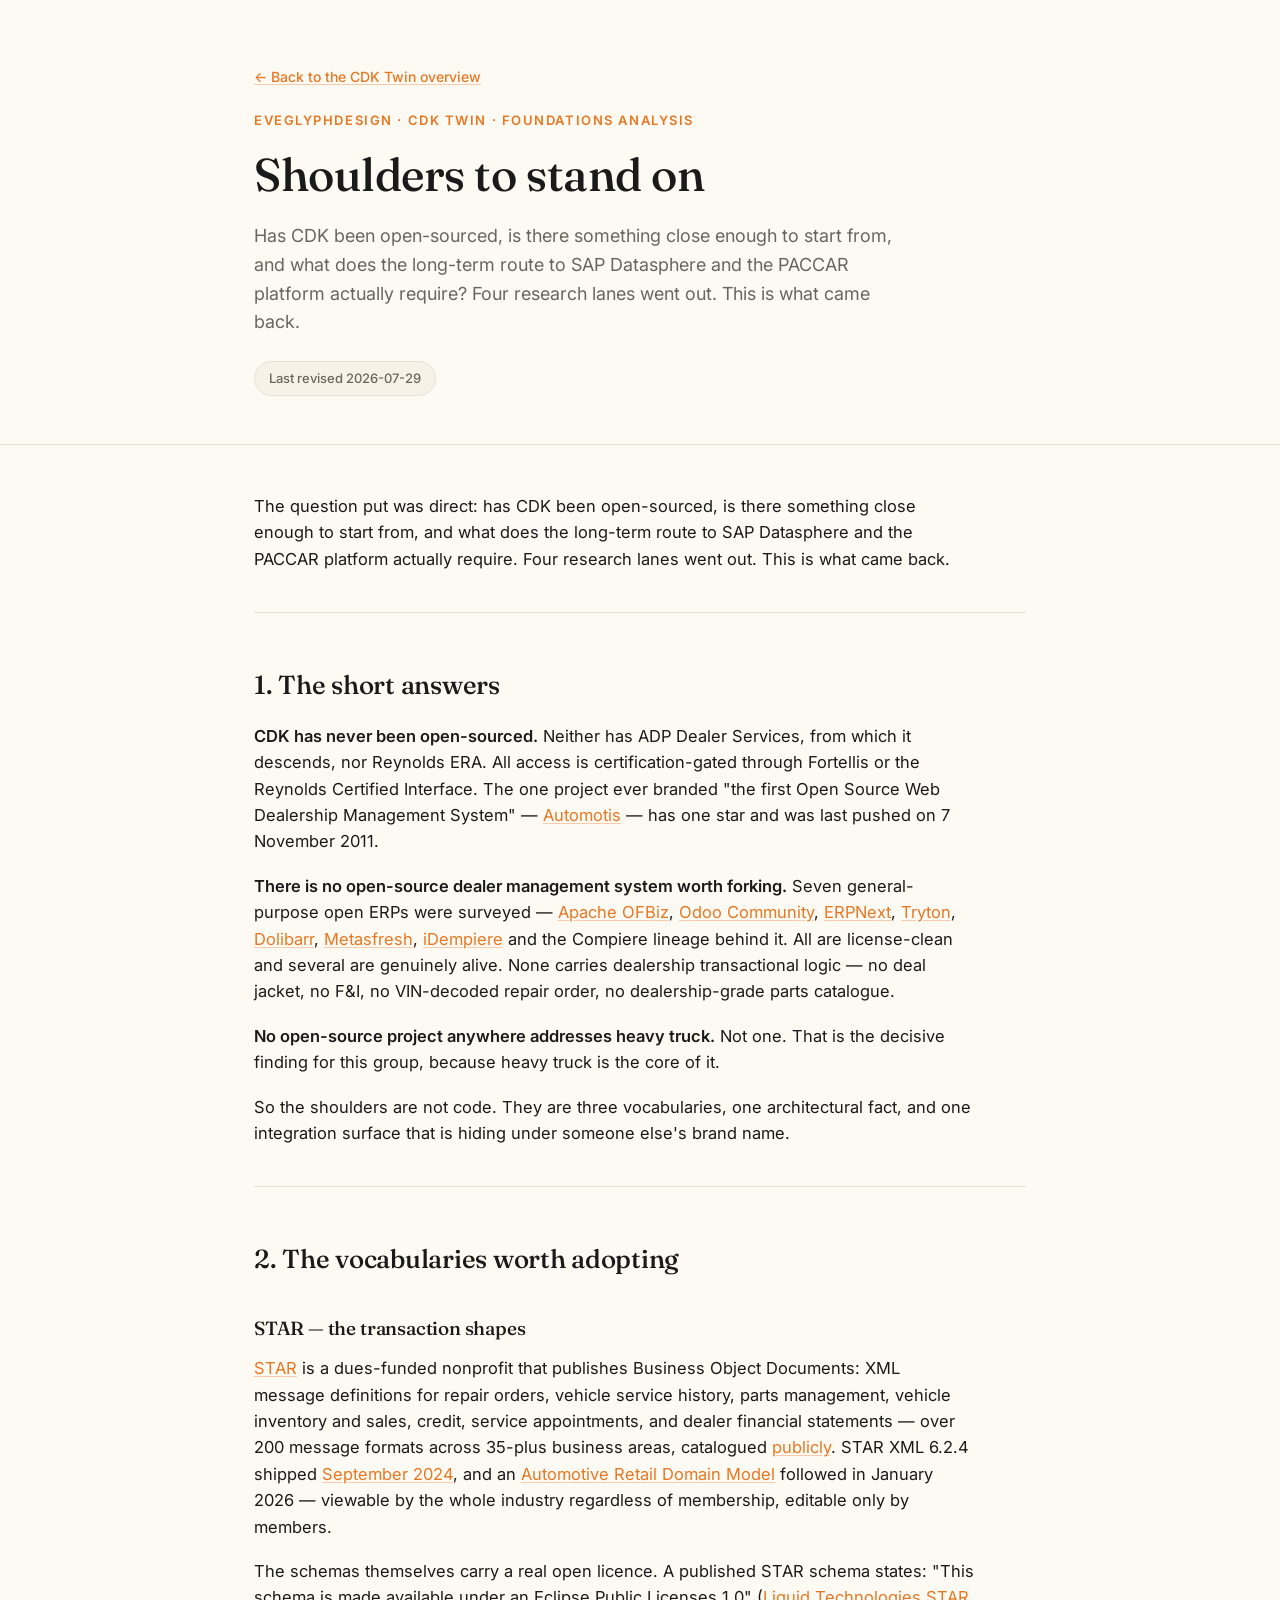
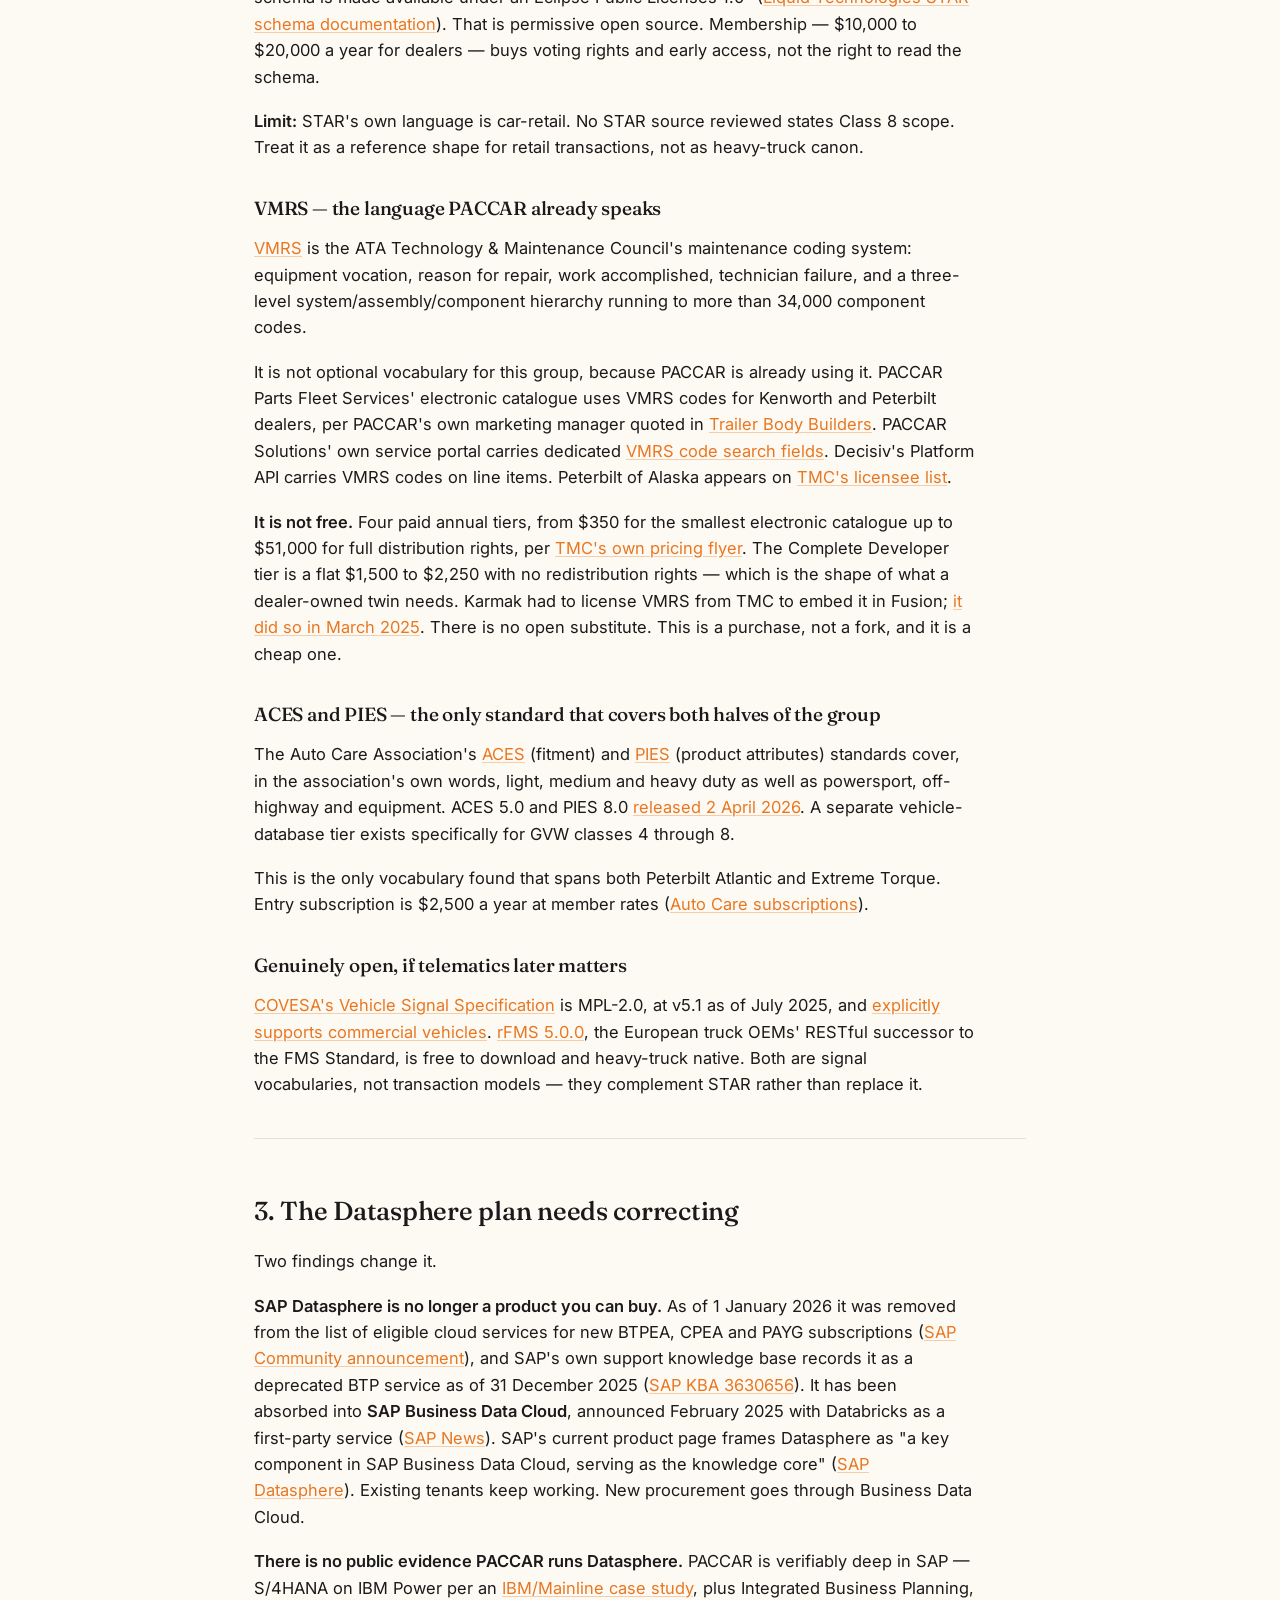
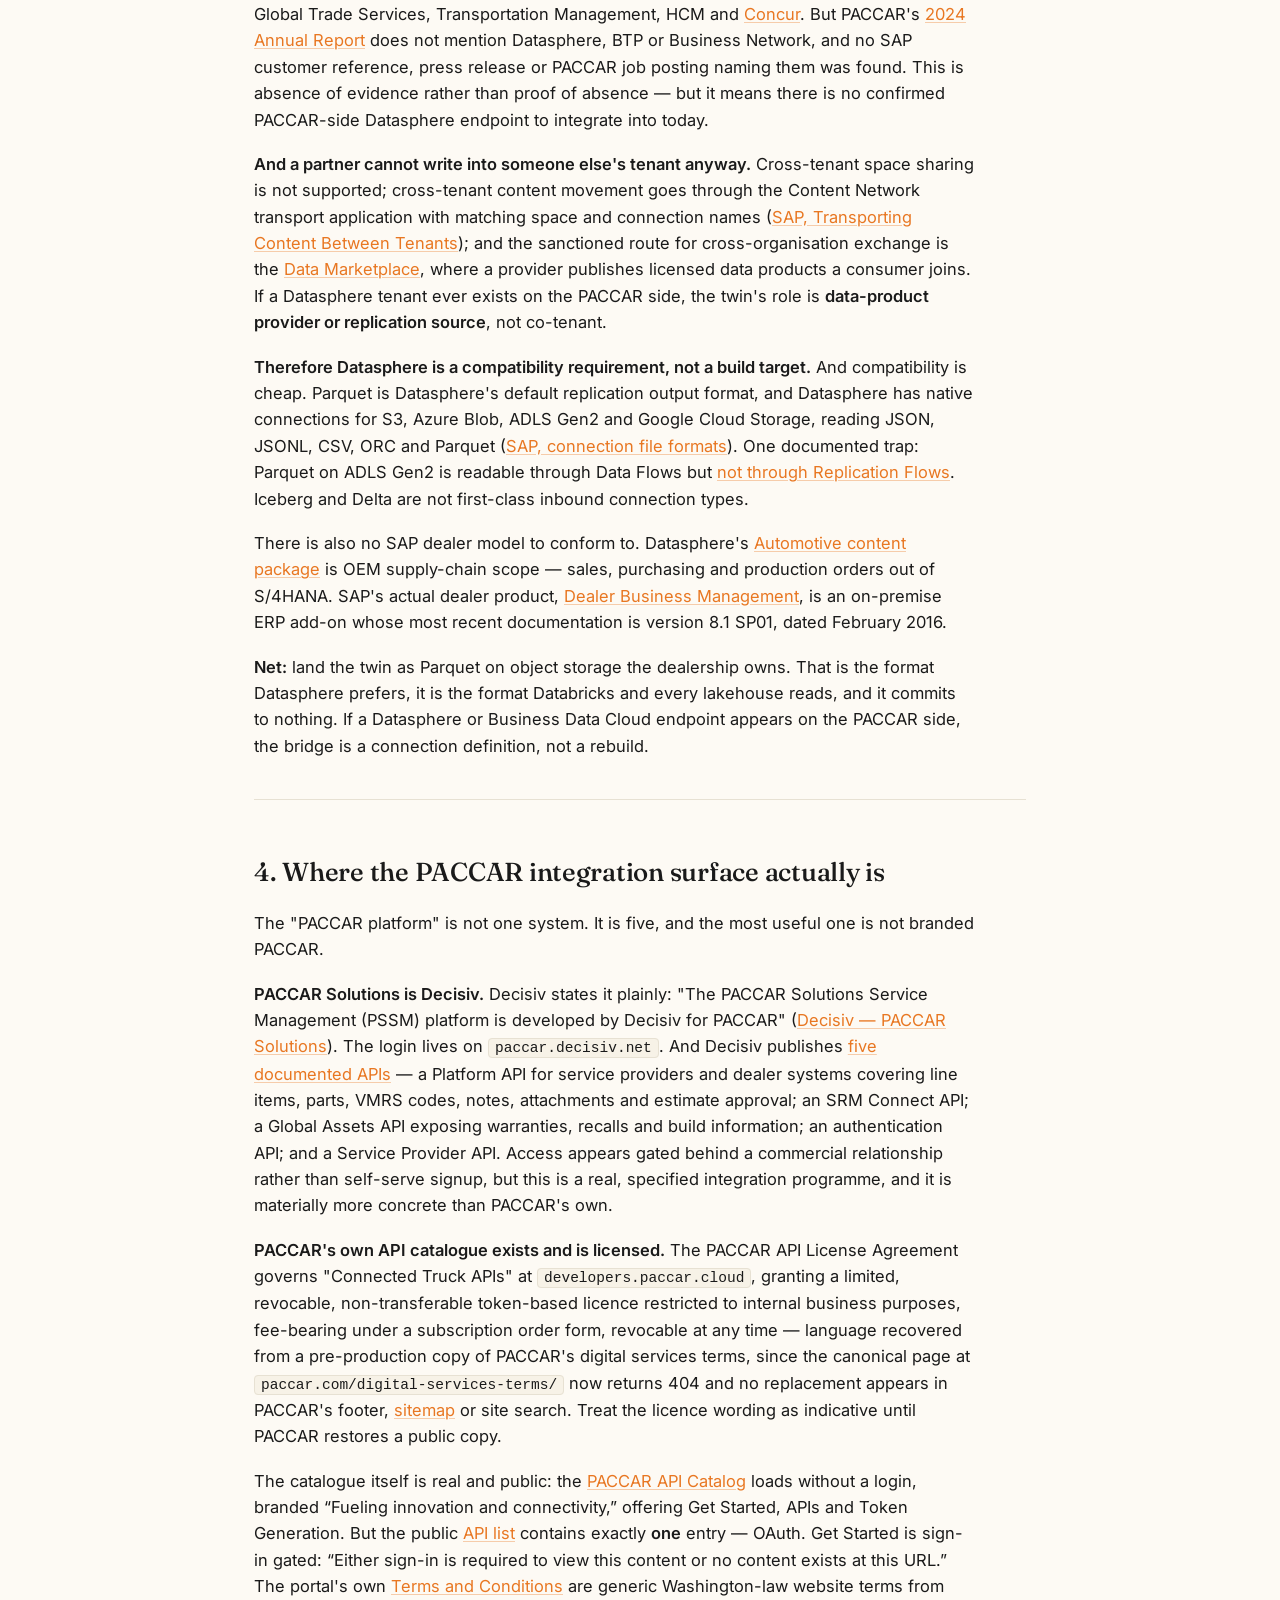
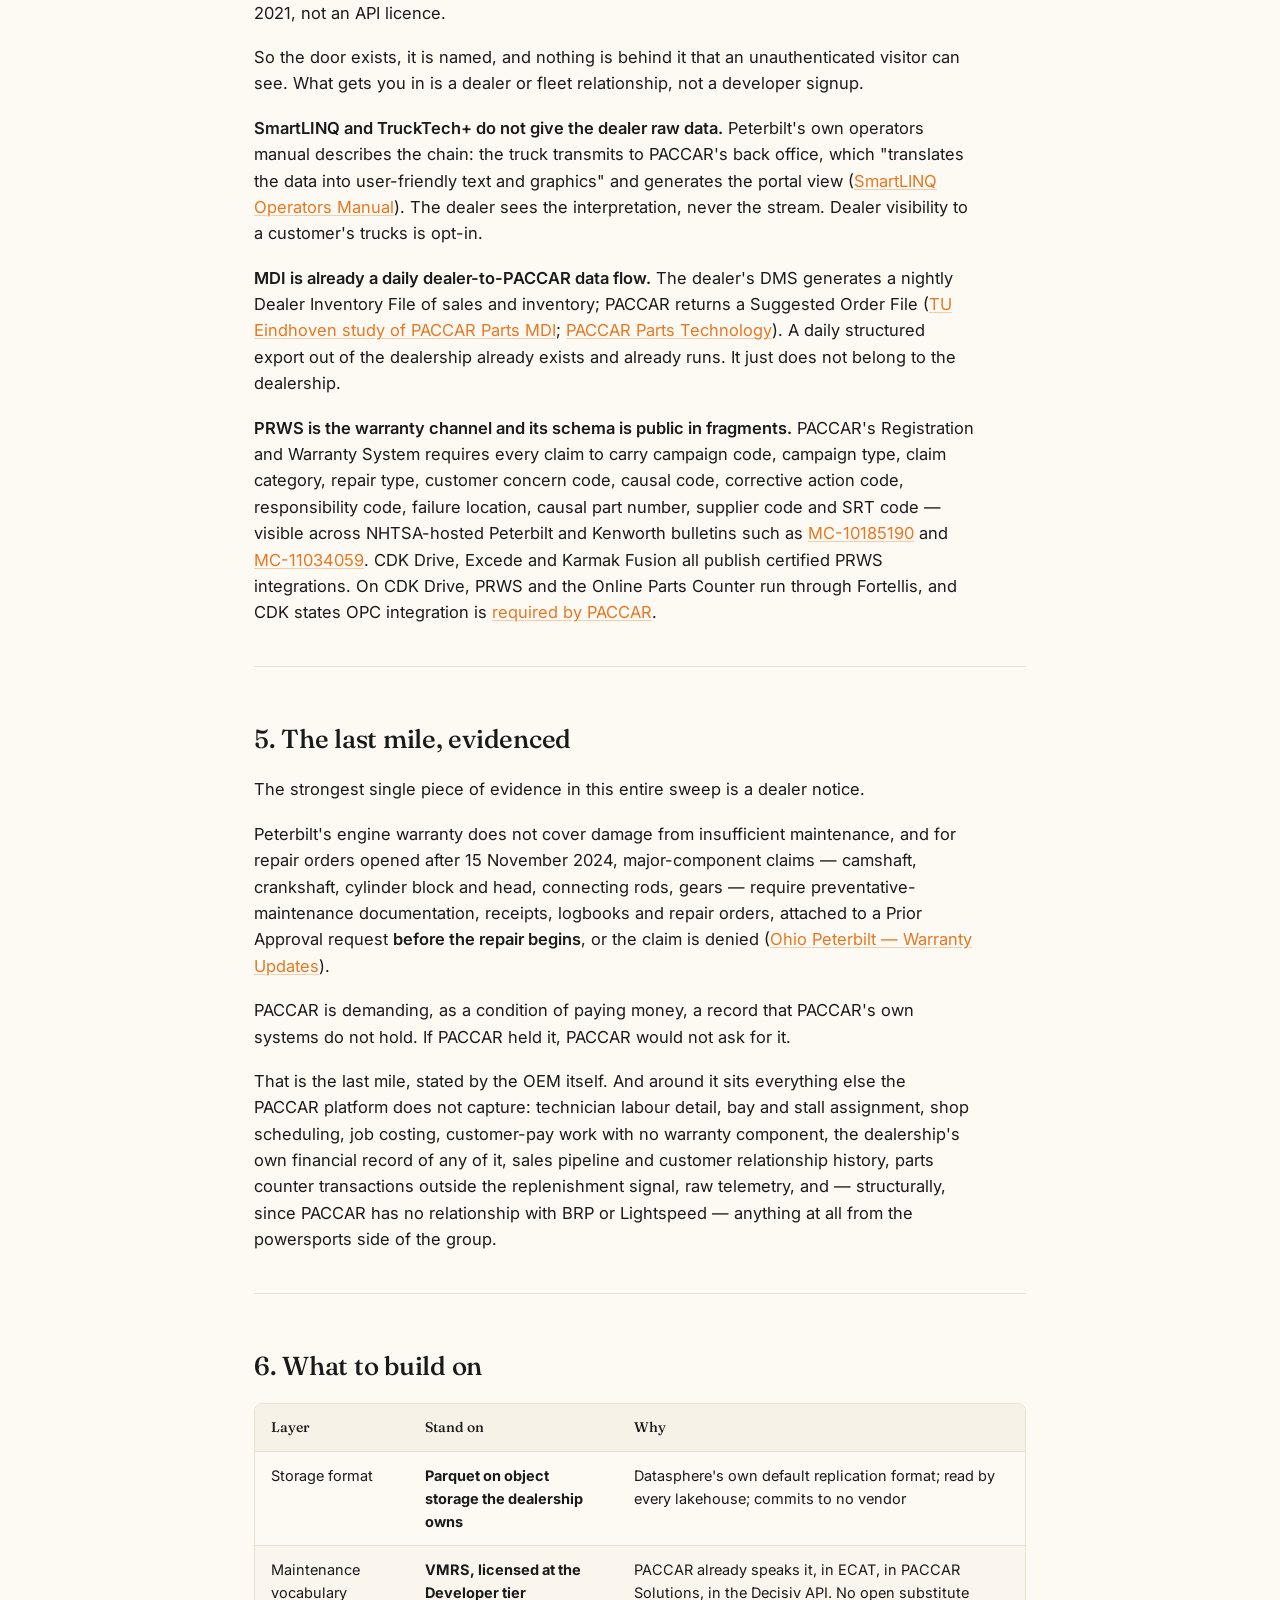
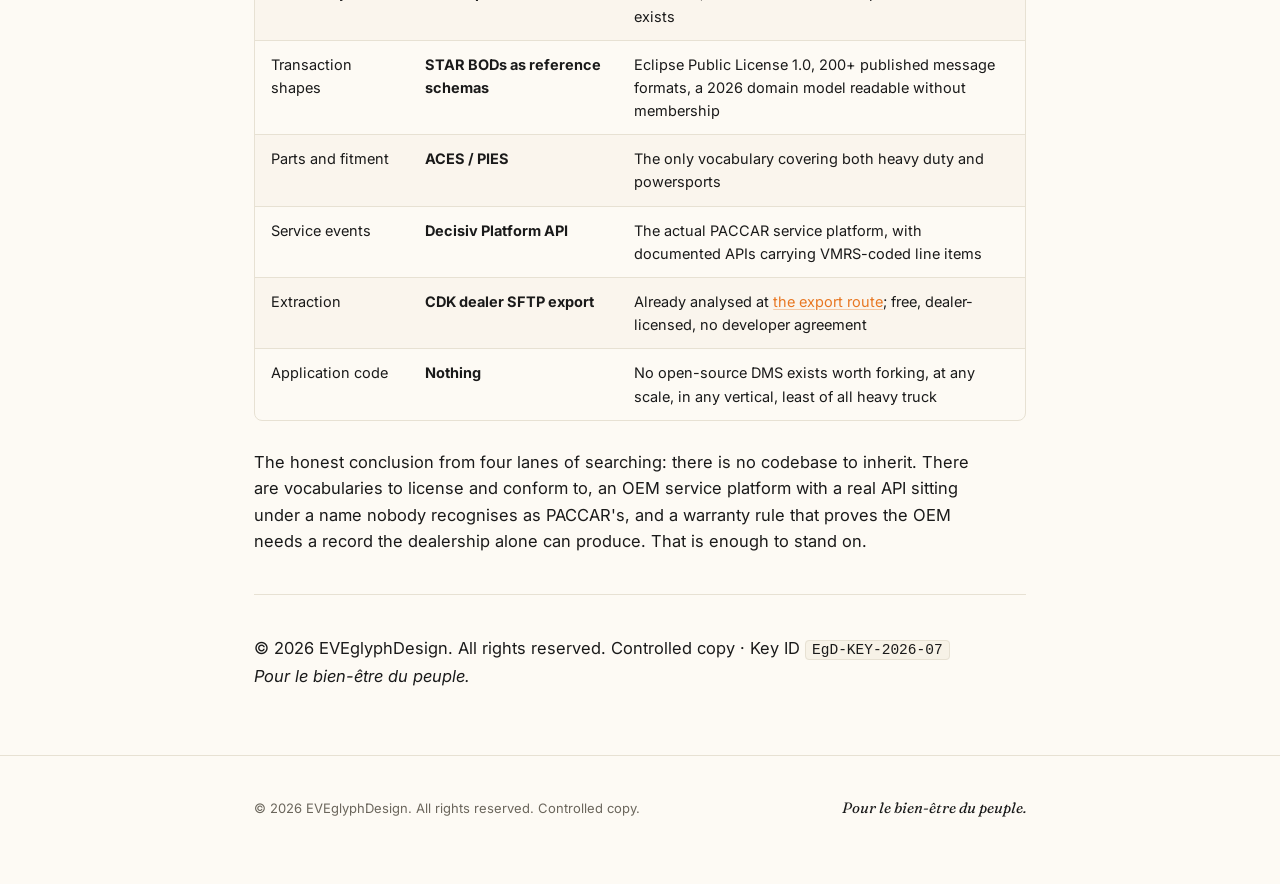
<file: docs/shoulders/index.html>
<!DOCTYPE html>
<html lang="en">
<head>
<meta charset="UTF-8">
<meta name="viewport" content="width=device-width, initial-scale=1.0">
<title>Shoulders to Stand On — EVEglyphDesign — CDK Twin</title>
<link rel="preconnect" href="https://fonts.googleapis.com">
<link rel="preconnect" href="https://fonts.gstatic.com" crossorigin>
<link href="https://fonts.googleapis.com/css2?family=Fraunces:opsz,wght@9..144,300;9..144,500;9..144,600&family=Inter:wght@400;500;600&display=swap" rel="stylesheet">
<style>
  :root {
    --cream: #fdfaf4;
    --cream-2: #f7f2e7;
    --ink: #1a1a1a;
    --line: #e7e1d3;
    --mute: #6b665c;
    --accent: #e87722;
  }

  * { box-sizing: border-box; margin: 0; padding: 0; }

  html, body {
    background: var(--cream);
    color: var(--ink);
    font-family: 'Inter', sans-serif;
    line-height: 1.6;
  }

  h1, h2, h3, .display {
    font-family: 'Fraunces', serif;
    font-weight: 500;
    letter-spacing: -0.01em;
  }

  a {
    color: var(--accent);
    text-decoration: underline;
    text-decoration-color: rgba(232, 119, 34, 0.35);
    text-underline-offset: 2px;
    overflow-wrap: break-word;
  }

  a:hover {
    text-decoration-color: var(--accent);
  }

  .wrap {
    max-width: 820px;
    margin: 0 auto;
    padding: 0 24px;
  }

  header.hero {
    border-bottom: 1px solid var(--line);
    padding: 64px 0 48px;
    background: var(--cream);
  }

  .kicker {
    font-size: 13px;
    letter-spacing: 0.12em;
    text-transform: uppercase;
    color: var(--accent);
    font-weight: 600;
    margin-bottom: 18px;
  }

  header.hero h1 {
    font-size: clamp(28px, 5vw, 46px);
    line-height: 1.15;
    max-width: 760px;
  }

  header.hero p.lede {
    margin-top: 20px;
    max-width: 640px;
    font-size: 18px;
    color: var(--mute);
  }

  .status-pill {
    display: inline-block;
    margin-top: 24px;
    font-size: 13px;
    font-weight: 500;
    padding: 6px 14px;
    border: 1px solid var(--line);
    border-radius: 100px;
    background: var(--cream-2);
    color: var(--mute);
  }

  .back-link {
    display: inline-block;
    margin-bottom: 22px;
    font-size: 14px;
    font-weight: 500;
  }

  main {
    padding: 48px 0 24px;
  }

  article {
    font-size: 16.5px;
  }

  article h1 {
    font-size: clamp(26px, 4.5vw, 38px);
    line-height: 1.2;
    margin: 0 0 20px;
  }

  article h2 {
    font-size: 26px;
    margin: 48px 0 16px;
    padding-top: 4px;
  }

  article h3 {
    font-size: 19px;
    margin: 32px 0 12px;
  }

  article p {
    margin: 0 0 18px;
    max-width: 720px;
  }

  article p strong {
    font-weight: 600;
  }

  article ul, article ol {
    margin: 0 0 20px;
    padding-left: 26px;
    max-width: 720px;
  }

  article li {
    margin-bottom: 10px;
  }

  article li > ul, article li > ol {
    margin-top: 10px;
    margin-bottom: 0;
  }

  article hr {
    border: none;
    border-top: 1px solid var(--line);
    margin: 40px 0;
  }

  article code {
    font-family: 'SFMono-Regular', Consolas, 'Liberation Mono', Menlo, monospace;
    font-size: 0.88em;
    background: var(--cream-2);
    border: 1px solid var(--line);
    border-radius: 4px;
    padding: 1px 6px;
    word-break: break-word;
  }

  /* Blockquotes: distinct, accent left rule, cream-2 background */
  blockquote {
    background: var(--cream-2);
    border-left: 4px solid var(--accent);
    border-radius: 6px;
    padding: 20px 24px;
    margin: 0 0 24px;
  }

  blockquote p {
    color: var(--ink);
    margin-bottom: 12px;
    font-size: 16px;
  }

  blockquote p:last-child {
    margin-bottom: 0;
    color: var(--mute);
    font-size: 14.5px;
  }

  /* Tables: readable on phone via horizontal scroll */
  .table-wrap {
    overflow-x: auto;
    -webkit-overflow-scrolling: touch;
    margin: 0 0 28px;
    border: 1px solid var(--line);
    border-radius: 8px;
  }

  table {
    border-collapse: collapse;
    width: 100%;
    min-width: 560px;
    font-size: 14.5px;
  }

  thead th {
    text-align: left;
    font-family: 'Fraunces', serif;
    font-weight: 500;
    font-size: 14px;
    color: var(--ink);
    background: var(--cream-2);
    padding: 12px 16px;
    border-bottom: 1px solid var(--line);
    white-space: nowrap;
  }

  tbody td {
    padding: 12px 16px;
    border-bottom: 1px solid var(--line);
    color: var(--ink);
    vertical-align: top;
  }

  tbody tr:last-child td {
    border-bottom: none;
  }

  tbody tr:nth-child(even) {
    background: rgba(247, 242, 231, 0.5);
  }

  footer {
    padding: 40px 0 64px;
    border-top: 1px solid var(--line);
    margin-top: 24px;
  }

  footer .foot-inner {
    display: flex;
    flex-wrap: wrap;
    justify-content: space-between;
    gap: 12px;
    align-items: baseline;
    font-size: 13px;
    color: var(--mute);
  }

  footer .mark {
    font-family: 'Fraunces', serif;
    font-style: italic;
    color: var(--ink);
    font-size: 15px;
  }

  @media (max-width: 640px) {
    header.hero { padding: 44px 0 32px; }
    main { padding: 32px 0 16px; }
    article h2 { margin: 36px 0 14px; }
    blockquote { padding: 16px 18px; }
  }
</style>
</head>
<body>

<header class="hero">
  <div class="wrap">
    <a class="back-link" href="../">&larr; Back to the CDK Twin overview</a>
    <div class="kicker">EVEglyphDesign · CDK Twin · foundations analysis</div>
    <h1>Shoulders to stand on</h1>
    <p class="lede">
      Has CDK been open-sourced, is there something close enough to start from, and what does
      the long-term route to SAP Datasphere and the PACCAR platform actually require? Four
      research lanes went out. This is what came back.
    </p>
    <span class="status-pill">Last revised 2026-07-29</span>
  </div>
</header>

<main>
  <div class="wrap">
    <article>
<p>The question put was direct: has CDK been open-sourced, is there something close enough to start
from, and what does the long-term route to SAP Datasphere and the PACCAR platform actually
require. Four research lanes went out. This is what came back.</p>
<hr />
<h2>1. The short answers</h2>
<p><strong>CDK has never been open-sourced.</strong> Neither has ADP Dealer Services, from which it descends, nor
Reynolds ERA. All access is certification-gated through Fortellis or the Reynolds Certified
Interface. The one project ever branded "the first Open Source Web Dealership Management System"
— <a href="https://github.com/SirLouen/automotis">Automotis</a> — has one star and was last pushed on
7 November 2011.</p>
<p><strong>There is no open-source dealer management system worth forking.</strong> Seven general-purpose open
ERPs were surveyed — <a href="https://ofbiz.apache.org/download.html">Apache OFBiz</a>,
<a href="https://github.com/odoo/odoo">Odoo Community</a>, <a href="https://github.com/frappe/erpnext">ERPNext</a>,
<a href="https://www.tryton.org/">Tryton</a>, <a href="https://github.com/Dolibarr/dolibarr">Dolibarr</a>,
<a href="https://github.com/metasfresh/metasfresh">Metasfresh</a>,
<a href="https://github.com/idempiere/idempiere">iDempiere</a> and the Compiere lineage behind it. All are
license-clean and several are genuinely alive. None carries dealership transactional logic — no
deal jacket, no F&amp;I, no VIN-decoded repair order, no dealership-grade parts catalogue.</p>
<p><strong>No open-source project anywhere addresses heavy truck.</strong> Not one. That is the decisive finding
for this group, because heavy truck is the core of it.</p>
<p>So the shoulders are not code. They are three vocabularies, one architectural fact, and one
integration surface that is hiding under someone else's brand name.</p>
<hr />
<h2>2. The vocabularies worth adopting</h2>
<h3>STAR — the transaction shapes</h3>
<p><a href="https://www.starstandard.org/">STAR</a> is a dues-funded nonprofit that publishes Business Object
Documents: XML message definitions for repair orders, vehicle service history, parts management,
vehicle inventory and sales, credit, service appointments, and dealer financial statements — over
200 message formats across 35-plus business areas, catalogued
<a href="https://www.starstandard.org/index.php/star-xml-bods/">publicly</a>. STAR XML 6.2.4 shipped
<a href="https://www.starstandard.org/index.php/2024/09/12/leading-automotive-technical-standards-association-star-releases-star-xml-bod-updates-for-retail-delivery-vehicle-sales-pricing-and-service/">September 2024</a>,
and an
<a href="https://www.starstandard.org/index.php/2026/01/27/star-unveils-industry-defining-retail-automotive-domain-model-to-advance-data-interoperability-and-ai-transformation-across-the-entire-ecosystem/">Automotive Retail Domain Model</a>
followed in January 2026 — viewable by the whole industry regardless of membership, editable only
by members.</p>
<p>The schemas themselves carry a real open licence. A published STAR schema states: "This schema is
made available under an Eclipse Public Licenses 1.0"
(<a href="https://schemas.liquid-technologies.com/STAR/5.3.4/processrepairorder_xsd.html">Liquid Technologies STAR schema documentation</a>).
That is permissive open source. Membership — $10,000 to $20,000 a year for dealers — buys voting
rights and early access, not the right to read the schema.</p>
<p><strong>Limit:</strong> STAR's own language is car-retail. No STAR source reviewed states Class 8 scope. Treat
it as a reference shape for retail transactions, not as heavy-truck canon.</p>
<h3>VMRS — the language PACCAR already speaks</h3>
<p><a href="https://tmc.trucking.org/VMRS-Overview">VMRS</a> is the ATA Technology &amp; Maintenance Council's
maintenance coding system: equipment vocation, reason for repair, work accomplished, technician
failure, and a three-level system/assembly/component hierarchy running to more than 34,000
component codes.</p>
<p>It is not optional vocabulary for this group, because PACCAR is already using it. PACCAR Parts
Fleet Services' electronic catalogue uses VMRS codes for Kenworth and Peterbilt dealers, per
PACCAR's own marketing manager quoted in
<a href="https://www.trailer-bodybuilders.com/equipment-parts/aftermarket-parts/article/21732413/paccar-parts-fleet-services-enhances-electronic-catalog">Trailer Body Builders</a>.
PACCAR Solutions' own service portal carries dedicated
<a href="https://support.paccar.decisiv.net/hc/en-us/articles/360026414773-Use-the-Search-Page">VMRS code search fields</a>.
Decisiv's Platform API carries VMRS codes on line items. Peterbilt of Alaska appears on
<a href="https://tmc.trucking.org/blog/tmc-announces-news-licensees-latest-vmrs">TMC's licensee list</a>.</p>
<p><strong>It is not free.</strong> Four paid annual tiers, from $350 for the smallest electronic catalogue up to
$51,000 for full distribution rights, per
<a href="https://tmc.trucking.org/sites/default/files/VMRS_flyer_2021_web.pdf">TMC's own pricing flyer</a>.
The Complete Developer tier is a flat $1,500 to $2,250 with no redistribution rights — which is
the shape of what a dealer-owned twin needs. Karmak had to license VMRS from TMC to embed it in
Fusion; <a href="https://www.truckpartsandservice.com/technology/business-operations/article/15739616/karmak-licenses-tmcs-vehicle-maintenance-standards">it did so in March 2025</a>.
There is no open substitute. This is a purchase, not a fork, and it is a cheap one.</p>
<h3>ACES and PIES — the only standard that covers both halves of the group</h3>
<p>The Auto Care Association's <a href="https://www.autocare.org/aces">ACES</a> (fitment) and
<a href="https://www.autocare.org/pies">PIES</a> (product attributes) standards cover, in the association's
own words, light, medium and heavy duty as well as powersport, off-highway and equipment. ACES 5.0
and PIES 8.0 <a href="https://www.autocare.org/news/latest-news/details/2026/04/02/auto-care-association-releases-aces--5.0-and-pies--8.0">released 2 April 2026</a>.
A separate vehicle-database tier exists specifically for GVW classes 4 through 8.</p>
<p>This is the only vocabulary found that spans both Peterbilt Atlantic and Extreme Torque. Entry
subscription is $2,500 a year at member rates
(<a href="https://www.autocare.org/data-standards/subscriptions">Auto Care subscriptions</a>).</p>
<h3>Genuinely open, if telematics later matters</h3>
<p><a href="https://github.com/COVESA/vehicle_signal_specification">COVESA's Vehicle Signal Specification</a> is
MPL-2.0, at v5.1 as of July 2025, and
<a href="https://covesa.global/project/vehicle-signal-specification/">explicitly supports commercial vehicles</a>.
<a href="https://www.fms-standard.com/Truck/down_load/Technical_Specification_rFMS_vehicle_data_V5.0.0_25.07.2025.pdf">rFMS 5.0.0</a>,
the European truck OEMs' RESTful successor to the FMS Standard, is free to download and
heavy-truck native. Both are signal vocabularies, not transaction models — they complement STAR
rather than replace it.</p>
<hr />
<h2>3. The Datasphere plan needs correcting</h2>
<p>Two findings change it.</p>
<p><strong>SAP Datasphere is no longer a product you can buy.</strong> As of 1 January 2026 it was removed from
the list of eligible cloud services for new BTPEA, CPEA and PAYG subscriptions
(<a href="https://community.sap.com/t5/technology-blog-posts-by-sap/announcement-sap-datasphere-and-sap-analytics-cloud-availability-via-sap/ba-p/14140920">SAP Community announcement</a>),
and SAP's own support knowledge base records it as a deprecated BTP service as of 31 December 2025
(<a href="https://userapps.support.sap.com/sap/support/knowledge/en/3630656">SAP KBA 3630656</a>). It has been
absorbed into <strong>SAP Business Data Cloud</strong>, announced February 2025 with Databricks as a first-party
service (<a href="https://news.sap.com/2025/02/sap-databricks-open-bold-new-era-data-ai/">SAP News</a>). SAP's
current product page frames Datasphere as "a key component in SAP Business Data Cloud, serving as
the knowledge core" (<a href="https://www.sap.com/products/data-cloud/datasphere.html">SAP Datasphere</a>).
Existing tenants keep working. New procurement goes through Business Data Cloud.</p>
<p><strong>There is no public evidence PACCAR runs Datasphere.</strong> PACCAR is verifiably deep in SAP — S/4HANA
on IBM Power per an <a href="https://mainline.com/wp-content/uploads/PDFs/CS_PACCAR-Power.pdf">IBM/Mainline case study</a>,
plus Integrated Business Planning, Global Trade Services, Transportation Management, HCM and
<a href="https://www.concur.com/resource-center/casestudy/paccar">Concur</a>. But PACCAR's
<a href="https://www.paccar.com/media/1aml4ipx/2024-annual-report.pdf">2024 Annual Report</a> does not mention
Datasphere, BTP or Business Network, and no SAP customer reference, press release or PACCAR job
posting naming them was found. This is absence of evidence rather than proof of absence — but it
means there is no confirmed PACCAR-side Datasphere endpoint to integrate into today.</p>
<p><strong>And a partner cannot write into someone else's tenant anyway.</strong> Cross-tenant space sharing is
not supported; cross-tenant content movement goes through the Content Network transport
application with matching space and connection names
(<a href="https://help.sap.com/docs/SAP_DATASPHERE/be5967d099974c69b77f4549425ca4c0/df12666cf98e41248ef2251c564b0166.html">SAP, Transporting Content Between Tenants</a>);
and the sanctioned route for cross-organisation exchange is the
<a href="https://help.sap.com/docs/SAP_DATASPHERE/e4059f908d16406492956e5dbcf142dc/e479b7b4c95741c7a7a1d42397984c7e.html">Data Marketplace</a>,
where a provider publishes licensed data products a consumer joins. If a Datasphere tenant ever
exists on the PACCAR side, the twin's role is <strong>data-product provider or replication source</strong>, not
co-tenant.</p>
<p><strong>Therefore Datasphere is a compatibility requirement, not a build target.</strong> And compatibility is
cheap. Parquet is Datasphere's default replication output format, and Datasphere has native
connections for S3, Azure Blob, ADLS Gen2 and Google Cloud Storage, reading JSON, JSONL, CSV, ORC
and Parquet (<a href="https://help.sap.com/docs/SAP_DATASPHERE/be5967d099974c69b77f4549425ca4c0/b645de78a8374c24871ab6169be40d35.html">SAP, connection file formats</a>).
One documented trap: Parquet on ADLS Gen2 is readable through Data Flows but
<a href="https://community.sap.com/t5/technology-q-a/how-to-use-azure-data-lake-gen2-parquet-files-as-source-for-sap-datasphere/qaq-p/14293169">not through Replication Flows</a>.
Iceberg and Delta are not first-class inbound connection types.</p>
<p>There is also no SAP dealer model to conform to. Datasphere's
<a href="https://help.sap.com/docs/SAP_DATASPHERE/cb7a0296feb849089b00d461168e3e69/3263c997716210148212b18947049c44.html">Automotive content package</a>
is OEM supply-chain scope — sales, purchasing and production orders out of S/4HANA. SAP's actual
dealer product,
<a href="https://help.sap.com/docs/SAP_DEALER_BUSINESS_MANAGEMENT/54c1b516c0fa4eb7a893ff13dcf76e7d/1378c2e8692e41da9384b03c2e861522.html">Dealer Business Management</a>,
is an on-premise ERP add-on whose most recent documentation is version 8.1 SP01, dated February
2016.</p>
<p><strong>Net:</strong> land the twin as Parquet on object storage the dealership owns. That is the format
Datasphere prefers, it is the format Databricks and every lakehouse reads, and it commits to
nothing. If a Datasphere or Business Data Cloud endpoint appears on the PACCAR side, the bridge is
a connection definition, not a rebuild.</p>
<hr />
<h2>4. Where the PACCAR integration surface actually is</h2>
<p>The "PACCAR platform" is not one system. It is five, and the most useful one is not branded
PACCAR.</p>
<p><strong>PACCAR Solutions is Decisiv.</strong> Decisiv states it plainly: "The PACCAR Solutions Service
Management (PSSM) platform is developed by Decisiv for PACCAR"
(<a href="https://paccar.decisiv.net/">Decisiv — PACCAR Solutions</a>). The login lives on
<code>paccar.decisiv.net</code>. And Decisiv publishes
<a href="https://api-docs.decisiv.net/">five documented APIs</a> — a Platform API for service providers and
dealer systems covering line items, parts, VMRS codes, notes, attachments and estimate approval; an
SRM Connect API; a Global Assets API exposing warranties, recalls and build information; an
authentication API; and a Service Provider API. Access appears gated behind a commercial
relationship rather than self-serve signup, but this is a real, specified integration programme,
and it is materially more concrete than PACCAR's own.</p>
<p><strong>PACCAR's own API catalogue exists and is licensed.</strong> The PACCAR API License Agreement governs
"Connected Truck APIs" at <code>developers.paccar.cloud</code>, granting a limited, revocable,
non-transferable token-based licence restricted to internal business purposes, fee-bearing under a
subscription order form, revocable at any time
&mdash; language recovered from a pre-production copy of PACCAR's digital services terms, since the canonical page at <code>paccar.com/digital-services-terms/</code> now returns 404 and no replacement appears in PACCAR's footer, <a href="https://www.paccar.com/sitemap/">sitemap</a> or site search. Treat the licence wording as indicative until PACCAR restores a public copy.</p>
<p>The catalogue itself is real and public: the <a href="https://developers.paccar.cloud/">PACCAR API Catalog</a> loads without a login, branded &ldquo;Fueling innovation and connectivity,&rdquo; offering Get Started, APIs and Token Generation. But the public <a href="https://developers.paccar.cloud/apis">API list</a> contains exactly <strong>one</strong> entry &mdash; OAuth. Get Started is sign-in gated: &ldquo;Either sign-in is required to view this content or no content exists at this URL.&rdquo; The portal's own <a href="https://developers.paccar.cloud/terms">Terms and Conditions</a> are generic Washington-law website terms from 2021, not an API licence.</p>
<p>So the door exists, it is named, and nothing is behind it that an unauthenticated visitor can see. What gets you in is a dealer or fleet relationship, not a developer signup.</p>
<p><strong>SmartLINQ and TruckTech+ do not give the dealer raw data.</strong> Peterbilt's own operators manual
describes the chain: the truck transmits to PACCAR's back office, which "translates the data into
user-friendly text and graphics" and generates the portal view
(<a href="https://www.peterbilt.com/static-assets/documents/resources/smartlinq_operators_manual.pdf">SmartLINQ Operators Manual</a>).
The dealer sees the interpretation, never the stream. Dealer visibility to a customer's trucks is
opt-in.</p>
<p><strong>MDI is already a daily dealer-to-PACCAR data flow.</strong> The dealer's DMS generates a nightly Dealer
Inventory File of sales and inventory; PACCAR returns a Suggested Order File
(<a href="https://pure.tue.nl/ws/portalfiles/portal/163151681/Master_Thesis_Jessica_Verhoijsen.pdf">TU Eindhoven study of PACCAR Parts MDI</a>;
<a href="https://www.paccarparts.com/technology/">PACCAR Parts Technology</a>). A daily structured export out
of the dealership already exists and already runs. It just does not belong to the dealership.</p>
<p><strong>PRWS is the warranty channel and its schema is public in fragments.</strong> PACCAR's Registration and
Warranty System requires every claim to carry campaign code, campaign type, claim category, repair
type, customer concern code, causal code, corrective action code, responsibility code, failure
location, causal part number, supplier code and SRT code — visible across NHTSA-hosted Peterbilt
and Kenworth bulletins such as
<a href="https://static.nhtsa.gov/odi/tsbs/2020/MC-10185190-0001.pdf">MC-10185190</a> and
<a href="https://static.nhtsa.gov/odi/tsbs/2026/MC-11034059-0001.pdf">MC-11034059</a>. CDK Drive, Excede and
Karmak Fusion all publish certified PRWS integrations. On CDK Drive, PRWS and the Online Parts
Counter run through Fortellis, and CDK states OPC integration is
<a href="https://www2.cdkglobal.com/ht-oem">required by PACCAR</a>.</p>
<hr />
<h2>5. The last mile, evidenced</h2>
<p>The strongest single piece of evidence in this entire sweep is a dealer notice.</p>
<p>Peterbilt's engine warranty does not cover damage from insufficient maintenance, and for repair
orders opened after 15 November 2024, major-component claims — camshaft, crankshaft, cylinder
block and head, connecting rods, gears — require preventative-maintenance documentation, receipts,
logbooks and repair orders, attached to a Prior Approval request <strong>before the repair begins</strong>, or
the claim is denied (<a href="https://ohiopeterbilt.com/pages/warranty-updates">Ohio Peterbilt — Warranty Updates</a>).</p>
<p>PACCAR is demanding, as a condition of paying money, a record that PACCAR's own systems do not
hold. If PACCAR held it, PACCAR would not ask for it.</p>
<p>That is the last mile, stated by the OEM itself. And around it sits everything else the PACCAR
platform does not capture: technician labour detail, bay and stall assignment, shop scheduling,
job costing, customer-pay work with no warranty component, the dealership's own financial record
of any of it, sales pipeline and customer relationship history, parts counter transactions outside
the replenishment signal, raw telemetry, and — structurally, since PACCAR has no relationship with
BRP or Lightspeed — anything at all from the powersports side of the group.</p>
<hr />
<h2>6. What to build on</h2>
<div class="table-wrap"><table>
<thead>
<tr>
<th>Layer</th>
<th>Stand on</th>
<th>Why</th>
</tr>
</thead>
<tbody>
<tr>
<td>Storage format</td>
<td><strong>Parquet on object storage the dealership owns</strong></td>
<td>Datasphere's own default replication format; read by every lakehouse; commits to no vendor</td>
</tr>
<tr>
<td>Maintenance vocabulary</td>
<td><strong>VMRS, licensed at the Developer tier</strong></td>
<td>PACCAR already speaks it, in ECAT, in PACCAR Solutions, in the Decisiv API. No open substitute exists</td>
</tr>
<tr>
<td>Transaction shapes</td>
<td><strong>STAR BODs as reference schemas</strong></td>
<td>Eclipse Public License 1.0, 200+ published message formats, a 2026 domain model readable without membership</td>
</tr>
<tr>
<td>Parts and fitment</td>
<td><strong>ACES / PIES</strong></td>
<td>The only vocabulary covering both heavy duty and powersports</td>
</tr>
<tr>
<td>Service events</td>
<td><strong>Decisiv Platform API</strong></td>
<td>The actual PACCAR service platform, with documented APIs carrying VMRS-coded line items</td>
</tr>
<tr>
<td>Extraction</td>
<td><strong>CDK dealer SFTP export</strong></td>
<td>Already analysed at <a href="../export-route/">the export route</a>; free, dealer-licensed, no developer agreement</td>
</tr>
<tr>
<td>Application code</td>
<td><strong>Nothing</strong></td>
<td>No open-source DMS exists worth forking, at any scale, in any vertical, least of all heavy truck</td>
</tr>
</tbody>
</table></div>
<p>The honest conclusion from four lanes of searching: there is no codebase to inherit. There are
vocabularies to license and conform to, an OEM service platform with a real API sitting under a
name nobody recognises as PACCAR's, and a warranty rule that proves the OEM needs a record the
dealership alone can produce. That is enough to stand on.</p>
<hr />
<p>© 2026 EVEglyphDesign. All rights reserved. Controlled copy · Key ID <code>EgD-KEY-2026-07</code>
<em>Pour le bien-être du peuple.</em></p>
    </article>
  </div>
</main>

<footer>
  <div class="wrap">
    <div class="foot-inner">
      <span>© 2026 EVEglyphDesign. All rights reserved. Controlled copy.</span>
      <span class="mark">Pour le bien-être du peuple.</span>
    </div>
  </div>
</footer>

</body>
</html>
</file>
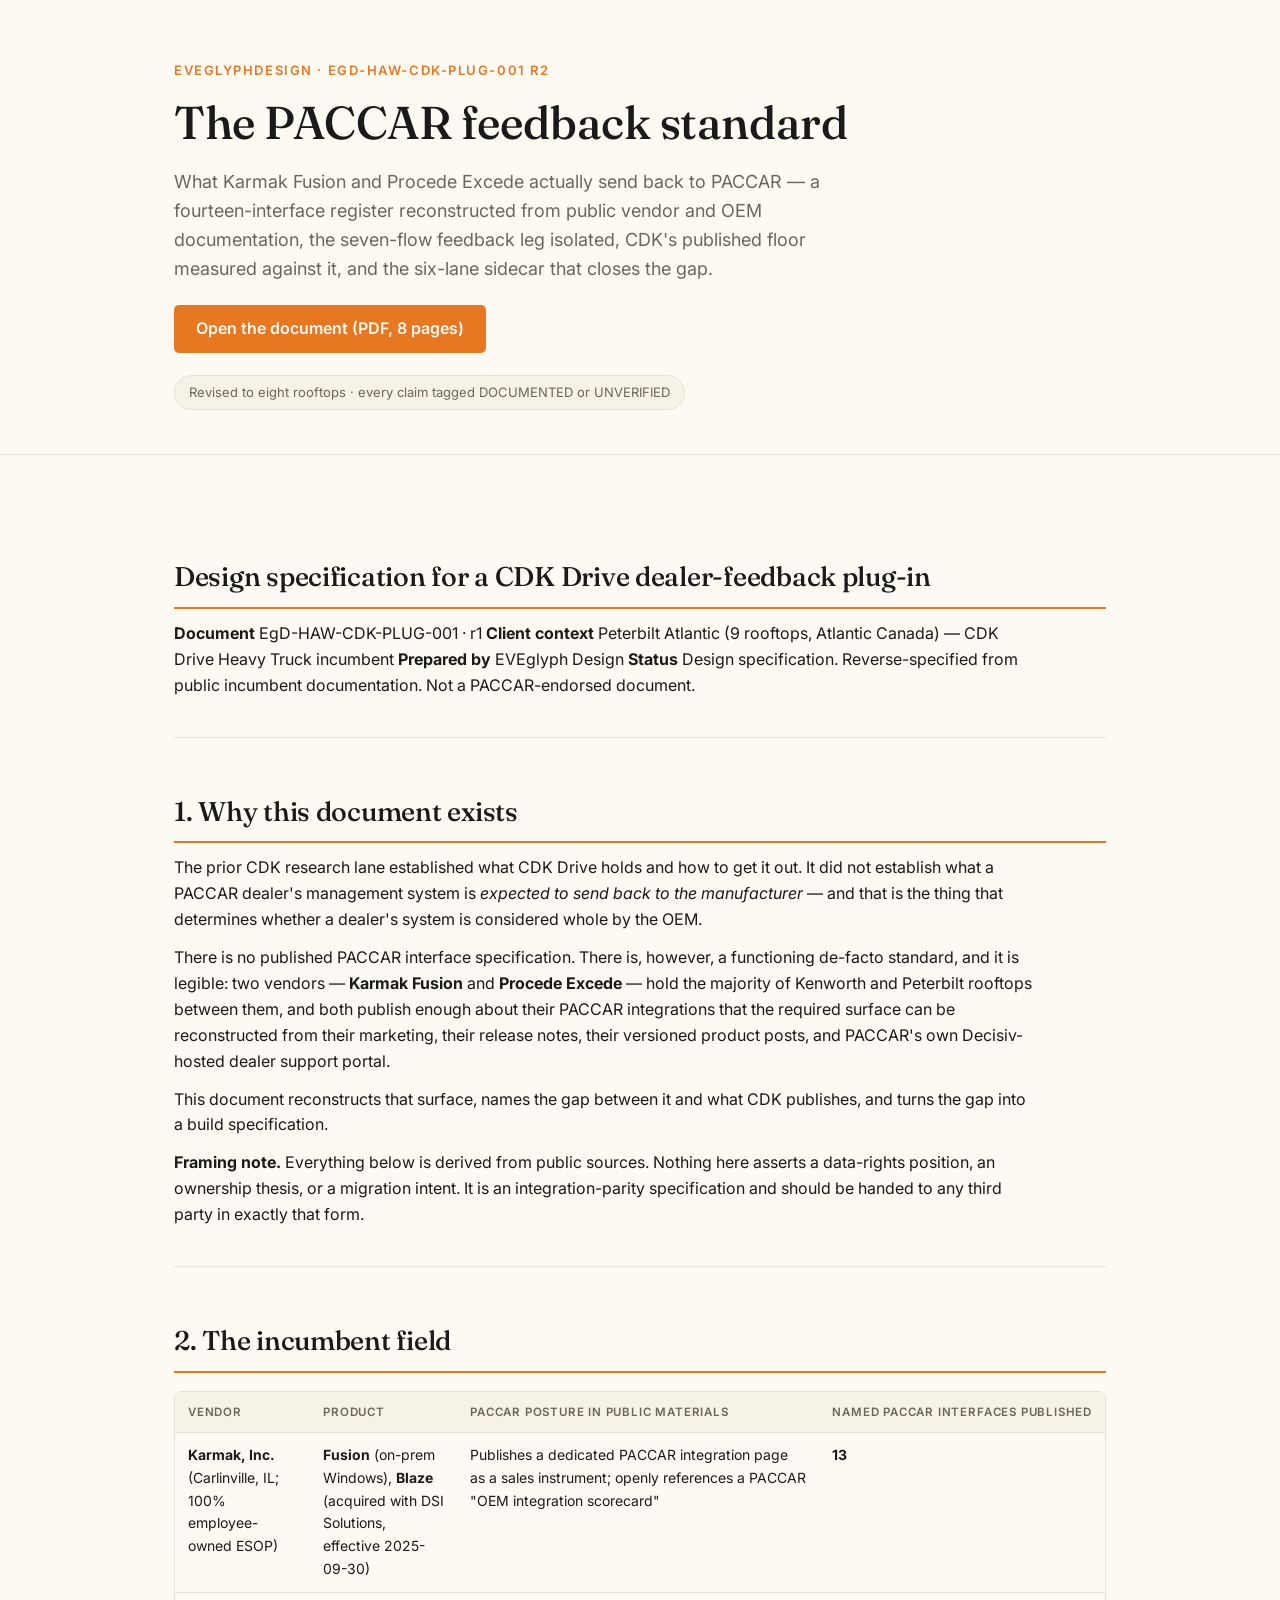
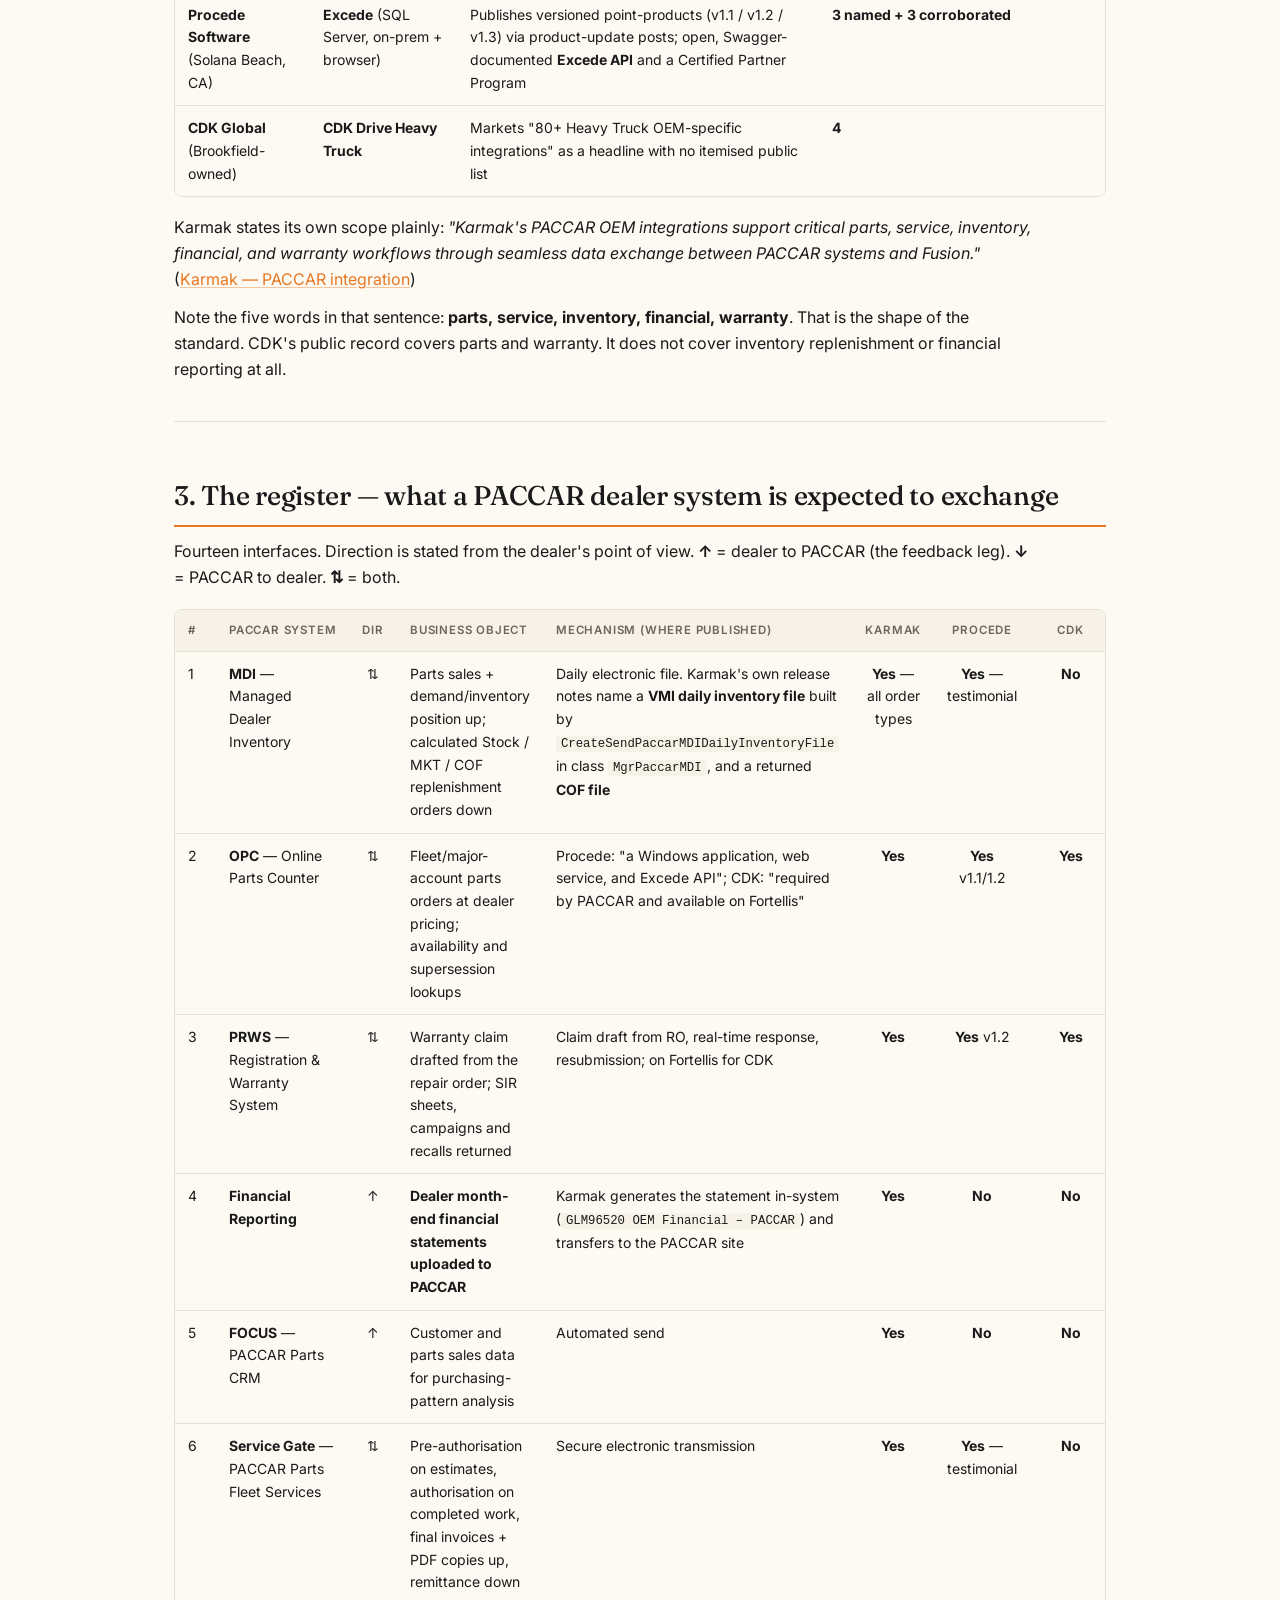
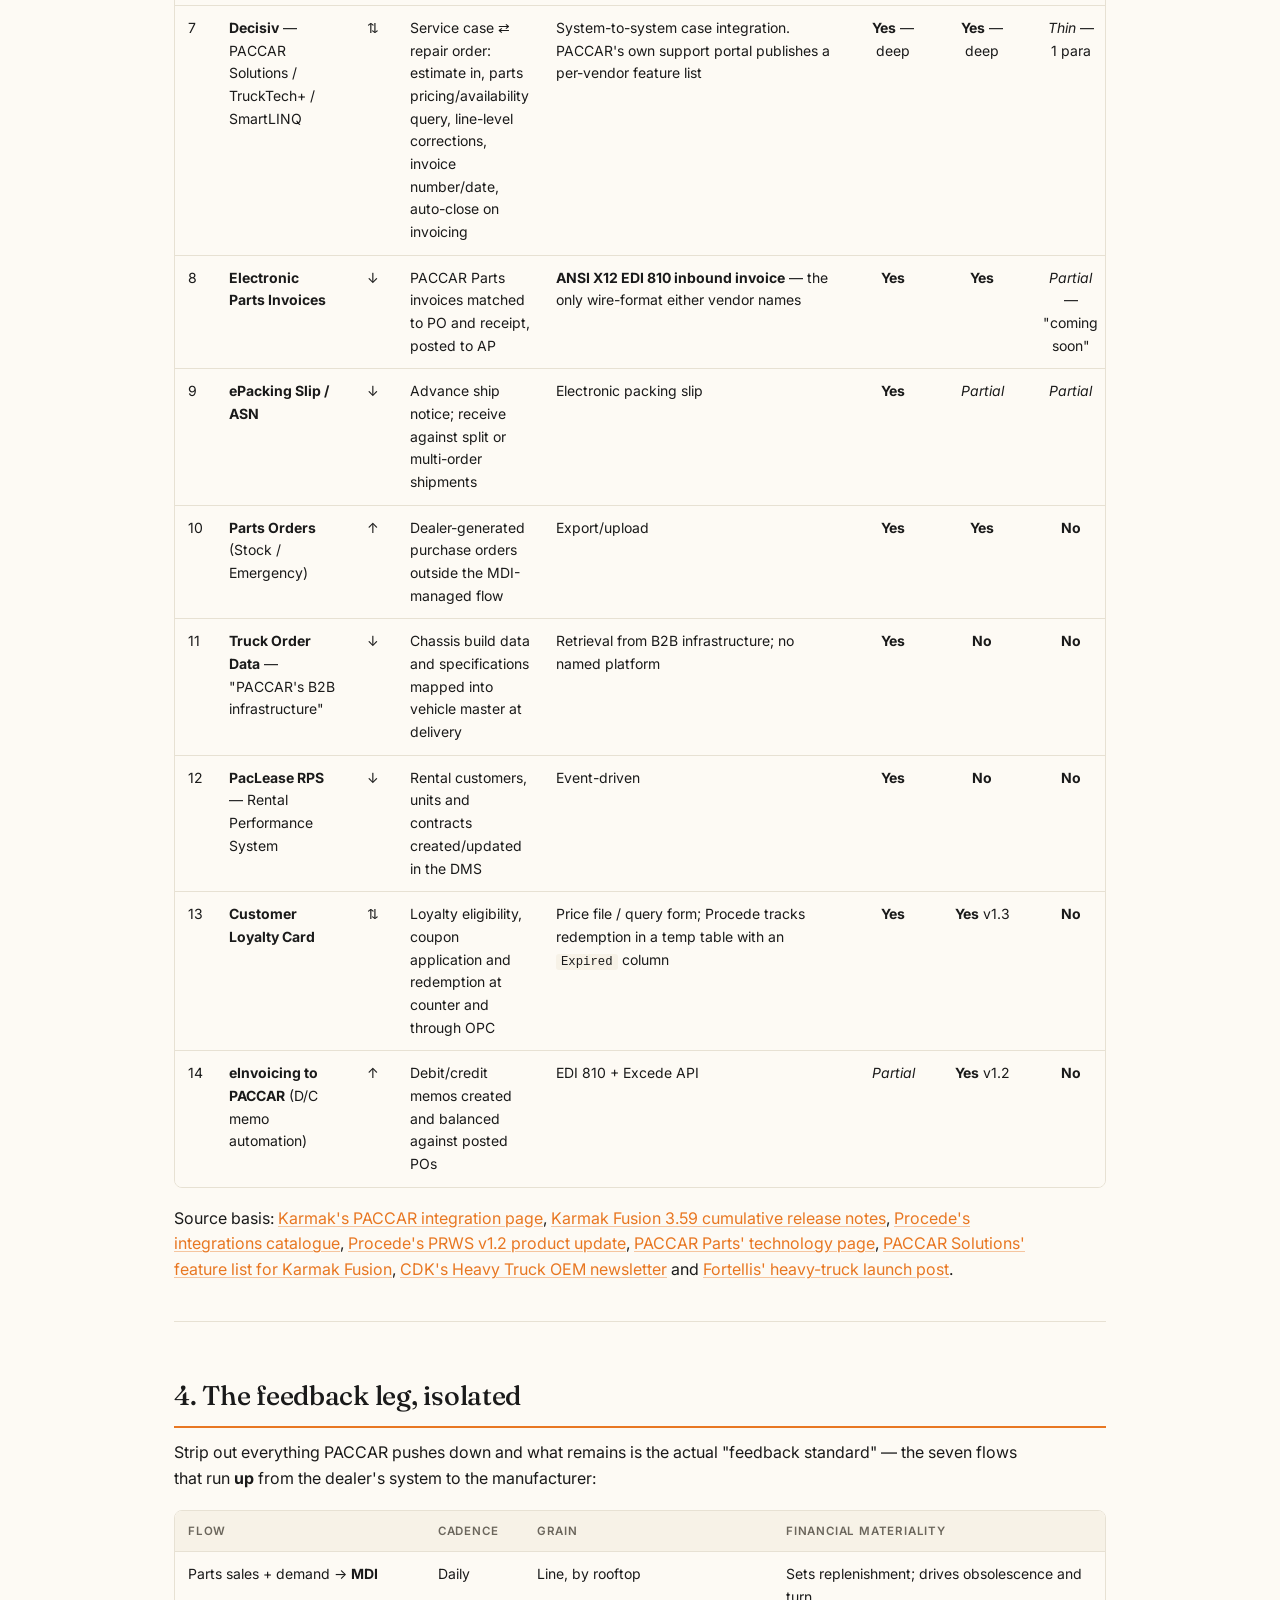
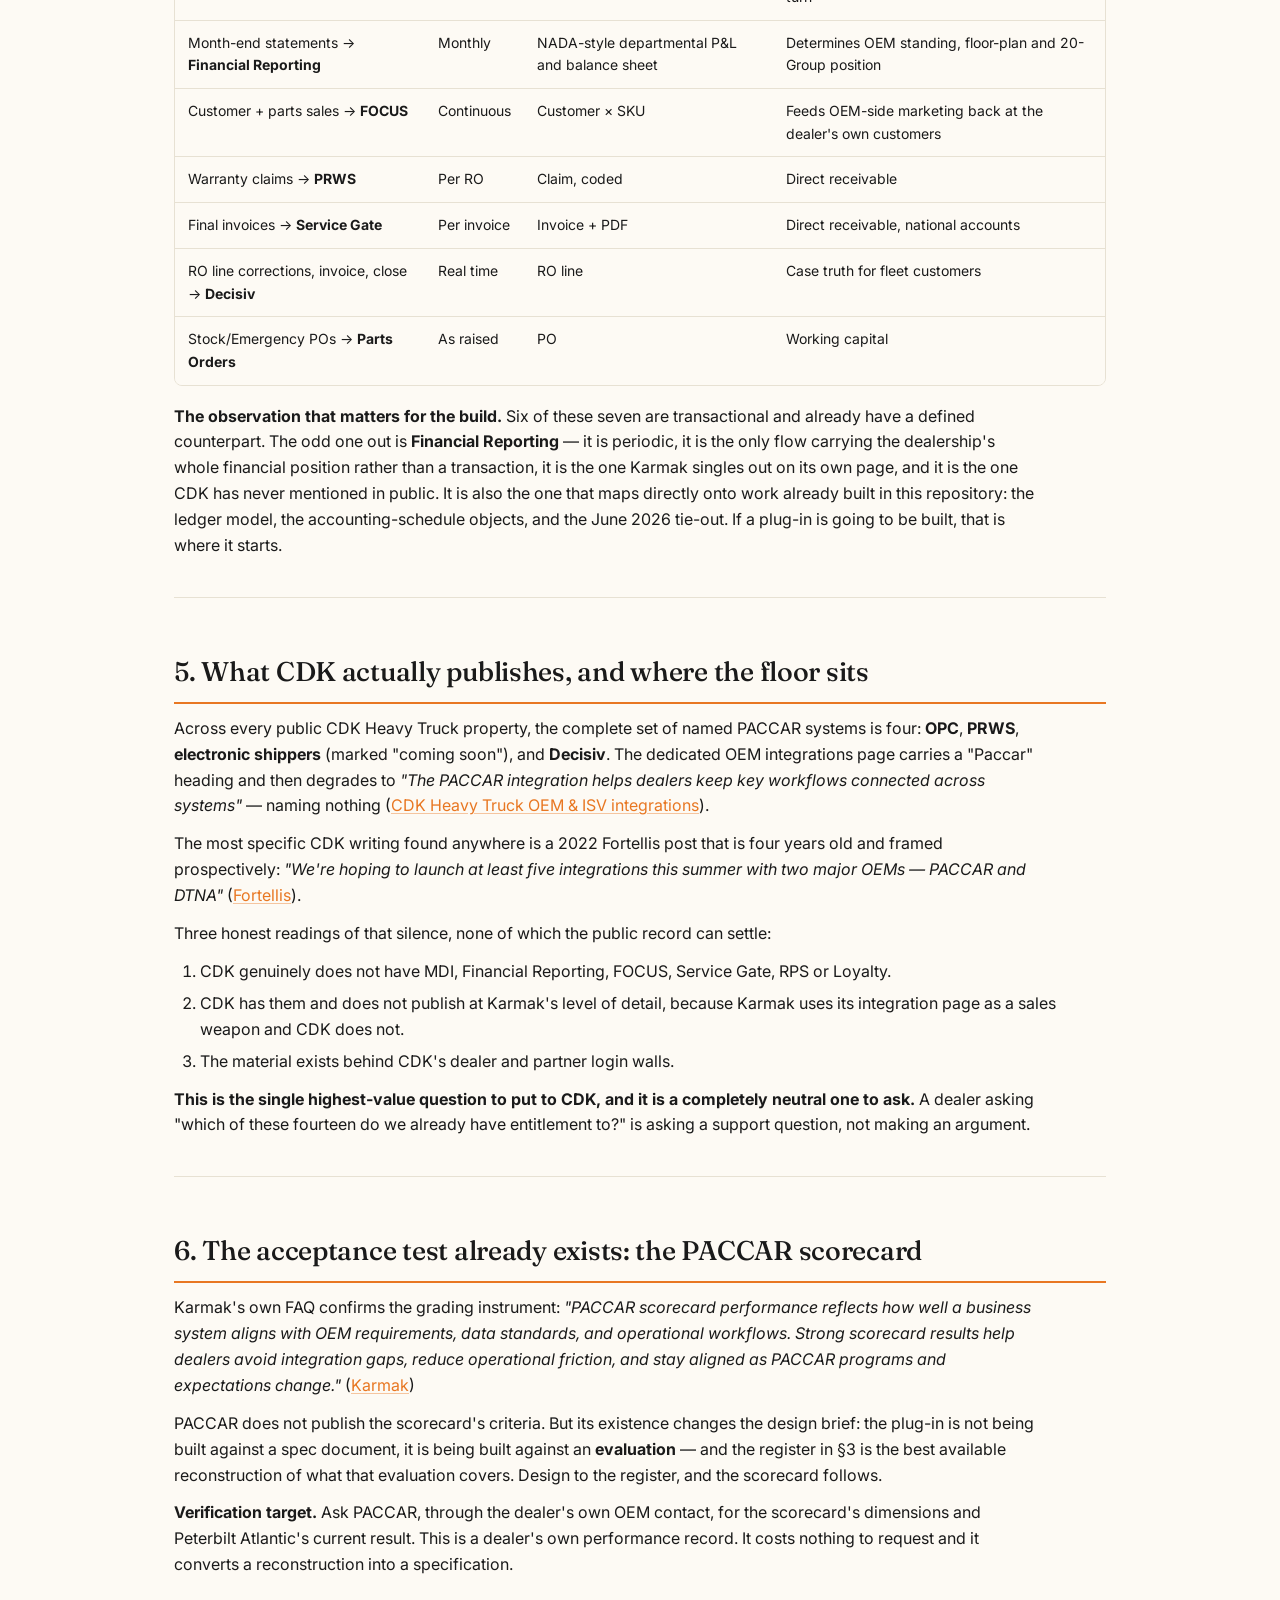
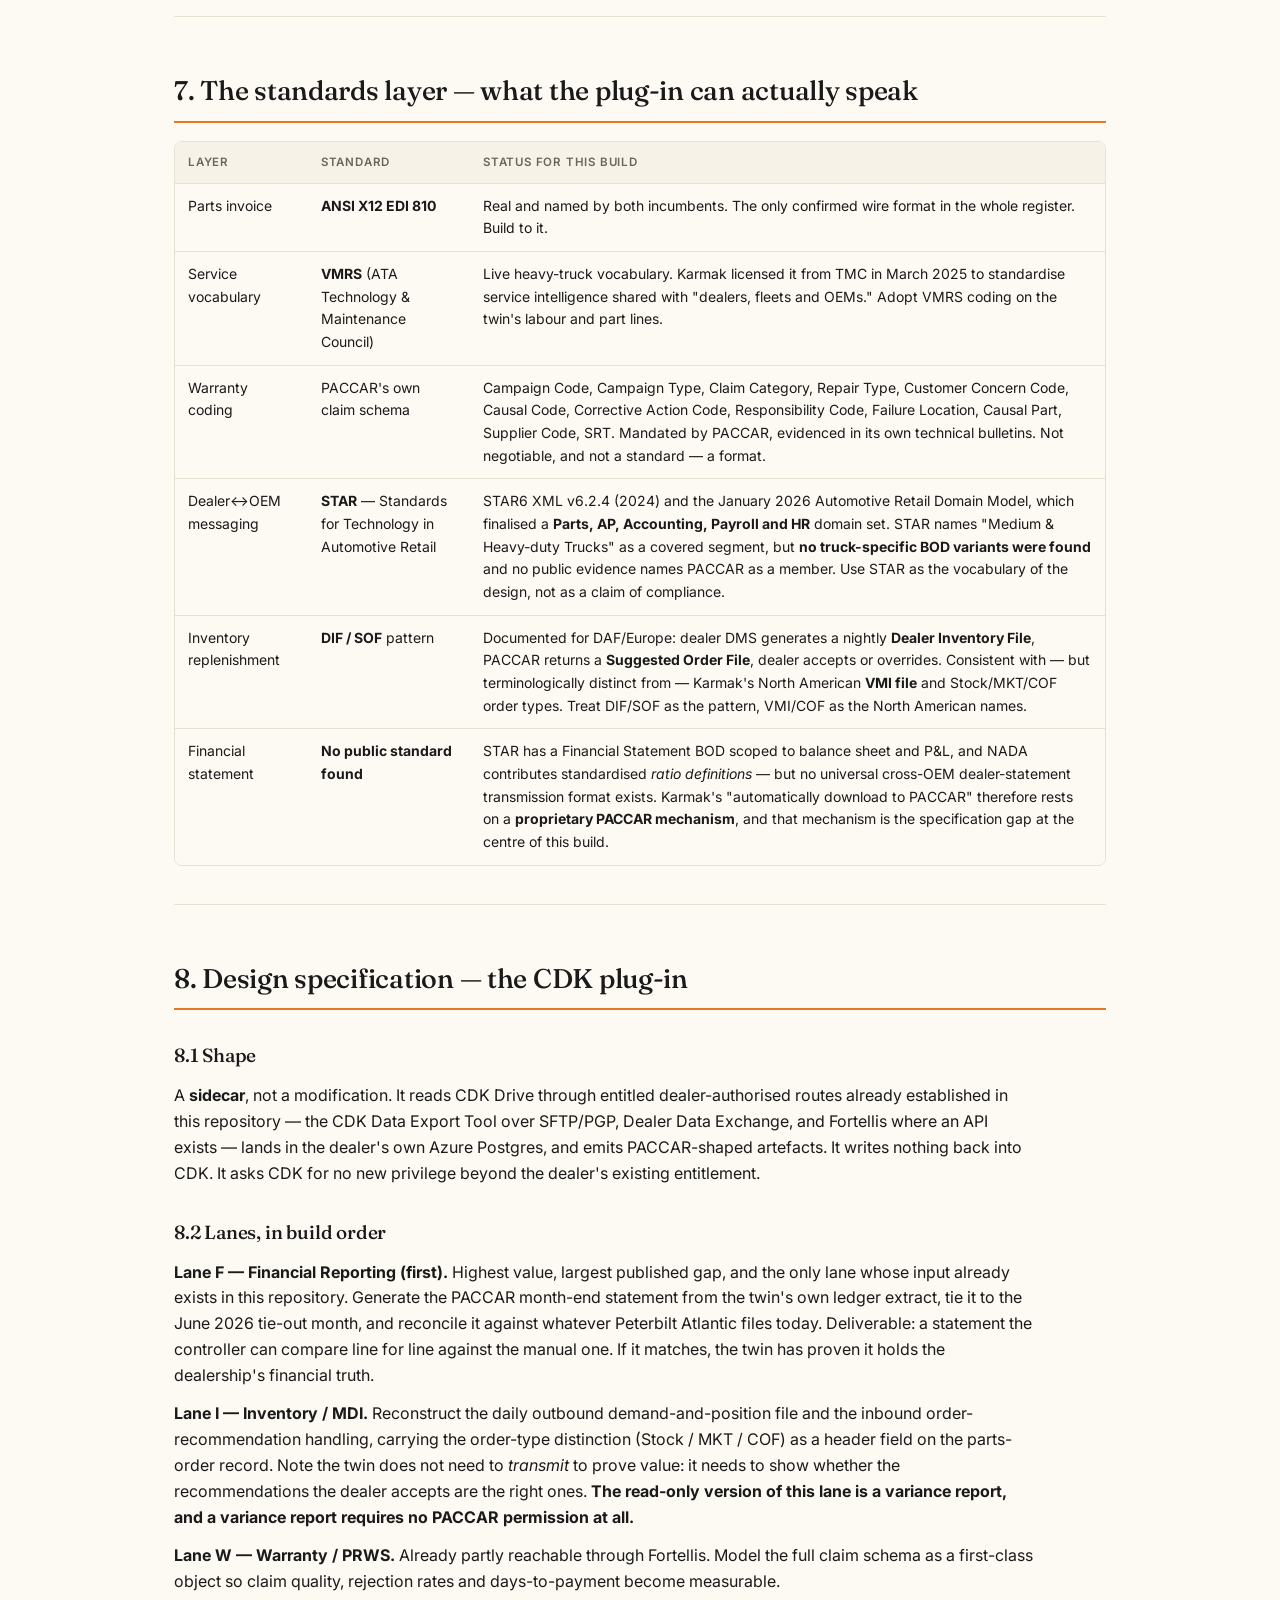
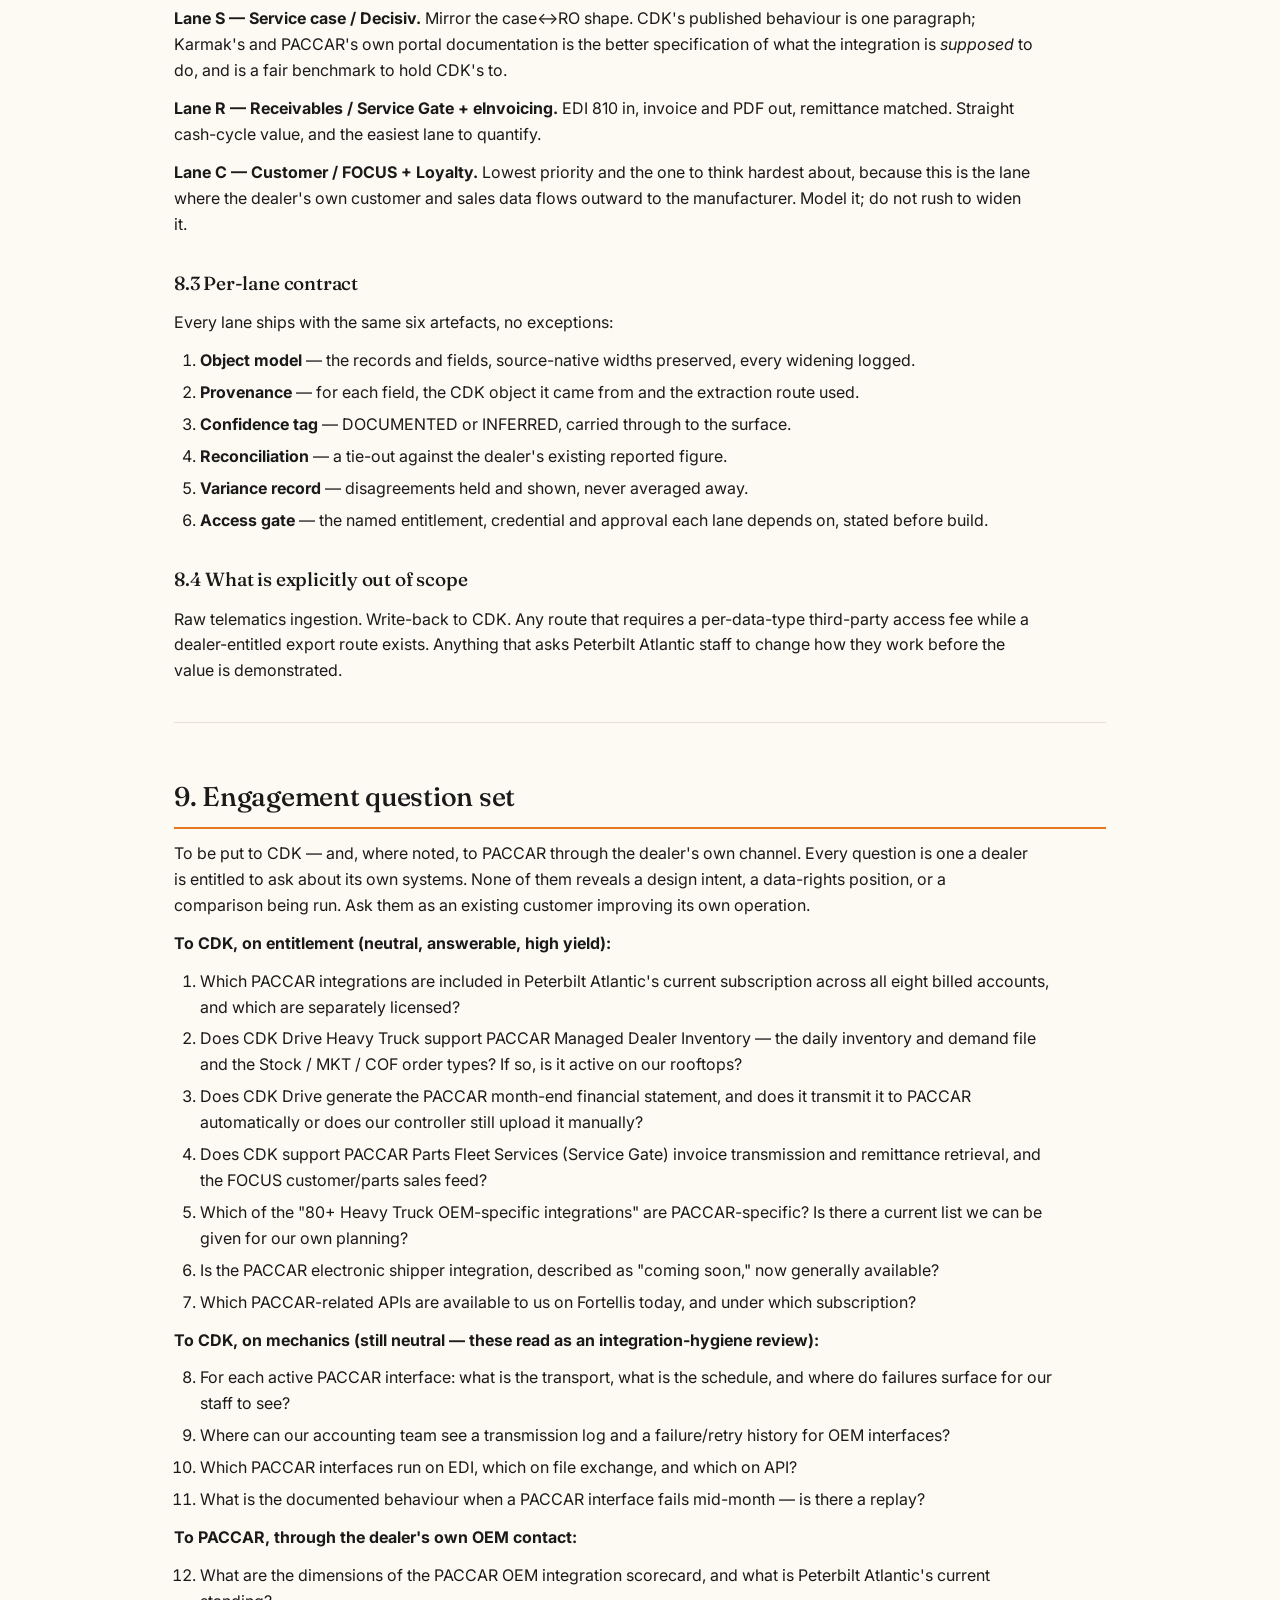
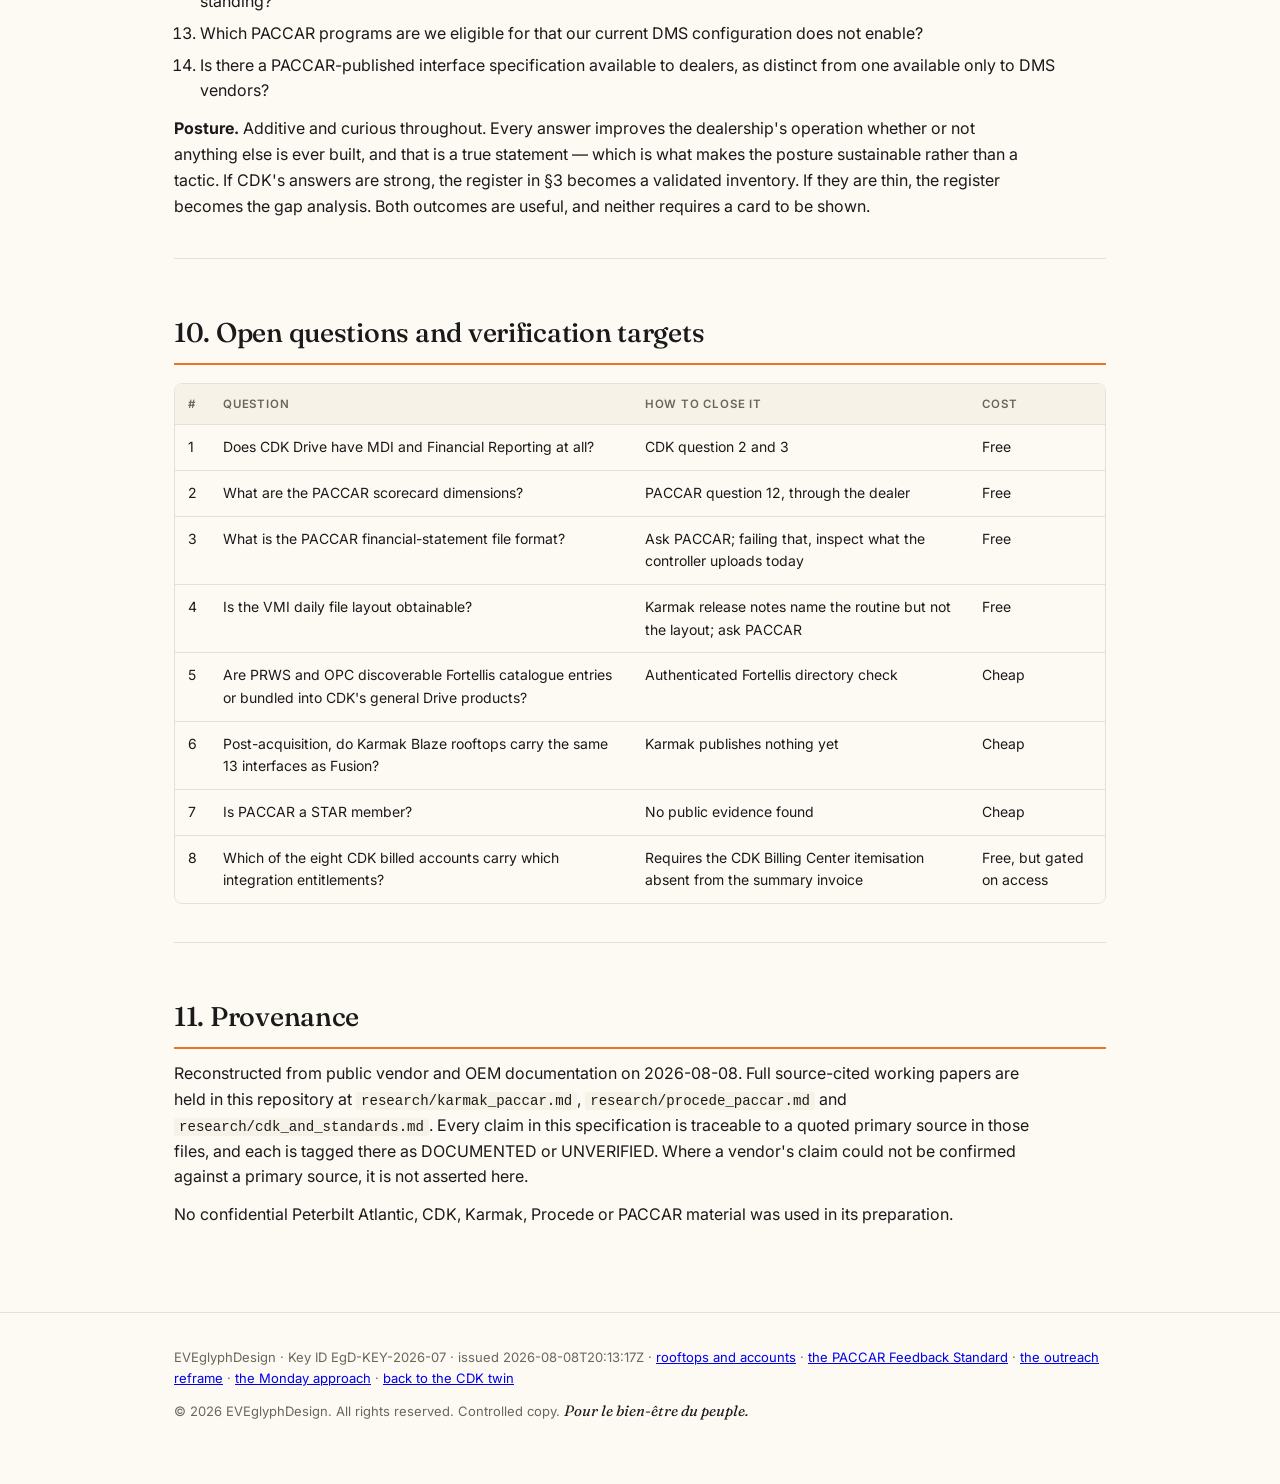
<file: docs/spec/index.html>
<!DOCTYPE html>
<html lang="en"><head><meta charset="UTF-8"><meta name="viewport" content="width=device-width, initial-scale=1.0">
<title>EVEglyphDesign — The PACCAR feedback standard</title>
<link rel="preconnect" href="https://fonts.googleapis.com"><link rel="preconnect" href="https://fonts.gstatic.com" crossorigin>
<link href="https://fonts.googleapis.com/css2?family=Fraunces:opsz,wght@9..144,300;9..144,500;9..144,600&family=Inter:wght@400;500;600&display=swap" rel="stylesheet">
<style>
:root{--cream:#fdfaf4;--cream-2:#f7f2e7;--ink:#1a1a1a;--line:#e7e1d3;--mute:#6b665c;--accent:#e87722}
*{box-sizing:border-box;margin:0;padding:0}
html,body{background:var(--cream);color:var(--ink);font-family:'Inter',sans-serif;line-height:1.62;-webkit-text-size-adjust:100%}
.wrap{max-width:980px;margin:0 auto;padding:0 24px}
header.hero{border-bottom:1px solid var(--line);padding:60px 0 44px}
.kicker{font-size:13px;letter-spacing:.12em;text-transform:uppercase;color:var(--accent);font-weight:600;margin-bottom:16px}
h1,h2,h3,h4{font-family:'Fraunces',Georgia,serif;font-weight:500;letter-spacing:-.01em}
header.hero h1{font-size:clamp(30px,4.6vw,46px);line-height:1.12;max-width:860px}
header.hero p.lede{margin-top:18px;max-width:680px;font-size:18px;color:var(--mute)}
.status-pill{display:inline-block;margin-top:22px;font-size:13px;padding:6px 14px;border:1px solid var(--line);border-radius:100px;background:var(--cream-2);color:var(--mute)}
.cta{display:inline-block;background:var(--accent);color:var(--cream);text-decoration:none;font-weight:600;padding:11px 22px;border-radius:5px;margin-top:22px}
main{padding:48px 0 24px}
main h1{display:none}
main h2{font-size:27px;margin:52px 0 6px;padding-bottom:8px;border-bottom:2px solid var(--accent)}
main h3{font-size:19px;margin:30px 0 4px}
main p{margin:12px 0;max-width:860px}
main ul,main ol{margin:12px 0 12px 26px;max-width:860px}
main li{margin:6px 0}
main a{color:var(--accent);text-decoration:underline;text-decoration-color:rgba(232,119,34,.4);text-underline-offset:2px}
main blockquote{border-left:3px solid var(--accent);padding:2px 0 2px 18px;margin:16px 0;color:var(--mute)}
main hr{border:none;border-top:1px solid var(--line);margin:38px 0}
code{font-family:ui-monospace,SFMono-Regular,Menlo,monospace;font-size:.88em;background:var(--cream-2);padding:1px 5px;border-radius:3px}
.tablewrap{overflow-x:auto;margin:18px 0;border:1px solid var(--line);border-radius:8px}
table{border-collapse:collapse;width:100%;font-size:14px;background:var(--cream)}
th{background:var(--cream-2);text-align:left;font-size:11.5px;letter-spacing:.07em;text-transform:uppercase;color:var(--mute);font-weight:600;padding:11px 13px;border-bottom:1px solid var(--line);white-space:nowrap}
td{padding:11px 13px;border-bottom:1px solid var(--line);vertical-align:top}
tr:last-child td{border-bottom:none}
footer{border-top:1px solid var(--line);padding:34px 0 60px;margin-top:48px;font-size:13px;color:var(--mute)}
footer .mark{font-family:'Fraunces',Georgia,serif;font-style:italic;color:var(--ink);font-size:15px}
@media(max-width:720px){main h2{font-size:23px}table{font-size:13px}}
</style></head><body>
<header class="hero"><div class="wrap"><div class="kicker">EVEglyphDesign · EgD-HAW-CDK-PLUG-001 r2</div><h1>The PACCAR feedback standard</h1>
<p class="lede">What Karmak Fusion and Procede Excede actually send back to PACCAR — a fourteen-interface register reconstructed from public vendor and OEM documentation, the seven-flow feedback leg isolated, CDK's published floor measured against it, and the six-lane sidecar that closes the gap.</p><a class="cta" href="EVEglyphDesign_PACCAR_Feedback_Standard.pdf">Open the document (PDF, 8 pages)</a>
<div><span class="status-pill">Revised to eight rooftops · every claim tagged DOCUMENTED or UNVERIFIED</span></div></div></header>
<main><div class="wrap"><h1>The PACCAR Feedback Standard</h1>
<h2>Design specification for a CDK Drive dealer-feedback plug-in</h2>
<p><strong>Document</strong> EgD-HAW-CDK-PLUG-001 · r1
<strong>Client context</strong> Peterbilt Atlantic (9 rooftops, Atlantic Canada) — CDK Drive Heavy Truck incumbent
<strong>Prepared by</strong> EVEglyph Design
<strong>Status</strong> Design specification. Reverse-specified from public incumbent documentation. Not a PACCAR-endorsed document.</p>
<hr />
<h2>1. Why this document exists</h2>
<p>The prior CDK research lane established what CDK Drive holds and how to get it out. It did not
establish what a PACCAR dealer's management system is <em>expected to send back to the manufacturer</em> —
and that is the thing that determines whether a dealer's system is considered whole by the OEM.</p>
<p>There is no published PACCAR interface specification. There is, however, a functioning de-facto
standard, and it is legible: two vendors — <strong>Karmak Fusion</strong> and <strong>Procede Excede</strong> — hold the
majority of Kenworth and Peterbilt rooftops between them, and both publish enough about their PACCAR
integrations that the required surface can be reconstructed from their marketing, their release notes,
their versioned product posts, and PACCAR's own Decisiv-hosted dealer support portal.</p>
<p>This document reconstructs that surface, names the gap between it and what CDK publishes, and turns
the gap into a build specification.</p>
<p><strong>Framing note.</strong> Everything below is derived from public sources. Nothing here asserts a data-rights
position, an ownership thesis, or a migration intent. It is an integration-parity specification and
should be handed to any third party in exactly that form.</p>
<hr />
<h2>2. The incumbent field</h2>
<div class="tablewrap"><table>
<thead>
<tr>
<th>Vendor</th>
<th>Product</th>
<th>PACCAR posture in public materials</th>
<th>Named PACCAR interfaces published</th>
</tr>
</thead>
<tbody>
<tr>
<td><strong>Karmak, Inc.</strong> (Carlinville, IL; 100% employee-owned ESOP)</td>
<td><strong>Fusion</strong> (on-prem Windows), <strong>Blaze</strong> (acquired with DSI Solutions, effective 2025-09-30)</td>
<td>Publishes a dedicated PACCAR integration page as a sales instrument; openly references a PACCAR "OEM integration scorecard"</td>
<td><strong>13</strong></td>
</tr>
<tr>
<td><strong>Procede Software</strong> (Solana Beach, CA)</td>
<td><strong>Excede</strong> (SQL Server, on-prem + browser)</td>
<td>Publishes versioned point-products (v1.1 / v1.2 / v1.3) via product-update posts; open, Swagger-documented <strong>Excede API</strong> and a Certified Partner Program</td>
<td><strong>3 named + 3 corroborated</strong></td>
</tr>
<tr>
<td><strong>CDK Global</strong> (Brookfield-owned)</td>
<td><strong>CDK Drive Heavy Truck</strong></td>
<td>Markets "80+ Heavy Truck OEM-specific integrations" as a headline with no itemised public list</td>
<td><strong>4</strong></td>
</tr>
</tbody>
</table></div>
<p>Karmak states its own scope plainly: <em>"Karmak's PACCAR OEM integrations support critical parts,
service, inventory, financial, and warranty workflows through seamless data exchange between PACCAR
systems and Fusion."</em> (<a href="https://www.karmak.com/integrations/paccar">Karmak — PACCAR integration</a>)</p>
<p>Note the five words in that sentence: <strong>parts, service, inventory, financial, warranty</strong>. That is the
shape of the standard. CDK's public record covers parts and warranty. It does not cover inventory
replenishment or financial reporting at all.</p>
<hr />
<h2>3. The register — what a PACCAR dealer system is expected to exchange</h2>
<p>Fourteen interfaces. Direction is stated from the dealer's point of view. <strong>↑</strong> = dealer to PACCAR
(the feedback leg). <strong>↓</strong> = PACCAR to dealer. <strong>⇅</strong> = both.</p>
<div class="tablewrap"><table>
<thead>
<tr>
<th>#</th>
<th>PACCAR system</th>
<th style="text-align: center;">Dir</th>
<th>Business object</th>
<th>Mechanism (where published)</th>
<th style="text-align: center;">Karmak</th>
<th style="text-align: center;">Procede</th>
<th style="text-align: center;">CDK</th>
</tr>
</thead>
<tbody>
<tr>
<td>1</td>
<td><strong>MDI</strong> — Managed Dealer Inventory</td>
<td style="text-align: center;">⇅</td>
<td>Parts sales + demand/inventory position up; calculated Stock / MKT / COF replenishment orders down</td>
<td>Daily electronic file. Karmak's own release notes name a <strong>VMI daily inventory file</strong> built by <code>CreateSendPaccarMDIDailyInventoryFile</code> in class <code>MgrPaccarMDI</code>, and a returned <strong>COF file</strong></td>
<td style="text-align: center;"><strong>Yes</strong> — all order types</td>
<td style="text-align: center;"><strong>Yes</strong> — testimonial</td>
<td style="text-align: center;"><strong>No</strong></td>
</tr>
<tr>
<td>2</td>
<td><strong>OPC</strong> — Online Parts Counter</td>
<td style="text-align: center;">⇅</td>
<td>Fleet/major-account parts orders at dealer pricing; availability and supersession lookups</td>
<td>Procede: "a Windows application, web service, and Excede API"; CDK: "required by PACCAR and available on Fortellis"</td>
<td style="text-align: center;"><strong>Yes</strong></td>
<td style="text-align: center;"><strong>Yes</strong> v1.1/1.2</td>
<td style="text-align: center;"><strong>Yes</strong></td>
</tr>
<tr>
<td>3</td>
<td><strong>PRWS</strong> — Registration &amp; Warranty System</td>
<td style="text-align: center;">⇅</td>
<td>Warranty claim drafted from the repair order; SIR sheets, campaigns and recalls returned</td>
<td>Claim draft from RO, real-time response, resubmission; on Fortellis for CDK</td>
<td style="text-align: center;"><strong>Yes</strong></td>
<td style="text-align: center;"><strong>Yes</strong> v1.2</td>
<td style="text-align: center;"><strong>Yes</strong></td>
</tr>
<tr>
<td>4</td>
<td><strong>Financial Reporting</strong></td>
<td style="text-align: center;">↑</td>
<td><strong>Dealer month-end financial statements uploaded to PACCAR</strong></td>
<td>Karmak generates the statement in-system (<code>GLM96520 OEM Financial – PACCAR</code>) and transfers to the PACCAR site</td>
<td style="text-align: center;"><strong>Yes</strong></td>
<td style="text-align: center;"><strong>No</strong></td>
<td style="text-align: center;"><strong>No</strong></td>
</tr>
<tr>
<td>5</td>
<td><strong>FOCUS</strong> — PACCAR Parts CRM</td>
<td style="text-align: center;">↑</td>
<td>Customer and parts sales data for purchasing-pattern analysis</td>
<td>Automated send</td>
<td style="text-align: center;"><strong>Yes</strong></td>
<td style="text-align: center;"><strong>No</strong></td>
<td style="text-align: center;"><strong>No</strong></td>
</tr>
<tr>
<td>6</td>
<td><strong>Service Gate</strong> — PACCAR Parts Fleet Services</td>
<td style="text-align: center;">⇅</td>
<td>Pre-authorisation on estimates, authorisation on completed work, final invoices + PDF copies up, remittance down</td>
<td>Secure electronic transmission</td>
<td style="text-align: center;"><strong>Yes</strong></td>
<td style="text-align: center;"><strong>Yes</strong> — testimonial</td>
<td style="text-align: center;"><strong>No</strong></td>
</tr>
<tr>
<td>7</td>
<td><strong>Decisiv</strong> — PACCAR Solutions / TruckTech+ / SmartLINQ</td>
<td style="text-align: center;">⇅</td>
<td>Service case ⇄ repair order: estimate in, parts pricing/availability query, line-level corrections, invoice number/date, auto-close on invoicing</td>
<td>System-to-system case integration. PACCAR's own support portal publishes a per-vendor feature list</td>
<td style="text-align: center;"><strong>Yes</strong> — deep</td>
<td style="text-align: center;"><strong>Yes</strong> — deep</td>
<td style="text-align: center;"><em>Thin</em> — 1 para</td>
</tr>
<tr>
<td>8</td>
<td><strong>Electronic Parts Invoices</strong></td>
<td style="text-align: center;">↓</td>
<td>PACCAR Parts invoices matched to PO and receipt, posted to AP</td>
<td><strong>ANSI X12 EDI 810 inbound invoice</strong> — the only wire-format either vendor names</td>
<td style="text-align: center;"><strong>Yes</strong></td>
<td style="text-align: center;"><strong>Yes</strong></td>
<td style="text-align: center;"><em>Partial</em> — "coming soon"</td>
</tr>
<tr>
<td>9</td>
<td><strong>ePacking Slip / ASN</strong></td>
<td style="text-align: center;">↓</td>
<td>Advance ship notice; receive against split or multi-order shipments</td>
<td>Electronic packing slip</td>
<td style="text-align: center;"><strong>Yes</strong></td>
<td style="text-align: center;"><em>Partial</em></td>
<td style="text-align: center;"><em>Partial</em></td>
</tr>
<tr>
<td>10</td>
<td><strong>Parts Orders</strong> (Stock / Emergency)</td>
<td style="text-align: center;">↑</td>
<td>Dealer-generated purchase orders outside the MDI-managed flow</td>
<td>Export/upload</td>
<td style="text-align: center;"><strong>Yes</strong></td>
<td style="text-align: center;"><strong>Yes</strong></td>
<td style="text-align: center;"><strong>No</strong></td>
</tr>
<tr>
<td>11</td>
<td><strong>Truck Order Data</strong> — "PACCAR's B2B infrastructure"</td>
<td style="text-align: center;">↓</td>
<td>Chassis build data and specifications mapped into vehicle master at delivery</td>
<td>Retrieval from B2B infrastructure; no named platform</td>
<td style="text-align: center;"><strong>Yes</strong></td>
<td style="text-align: center;"><strong>No</strong></td>
<td style="text-align: center;"><strong>No</strong></td>
</tr>
<tr>
<td>12</td>
<td><strong>PacLease RPS</strong> — Rental Performance System</td>
<td style="text-align: center;">↓</td>
<td>Rental customers, units and contracts created/updated in the DMS</td>
<td>Event-driven</td>
<td style="text-align: center;"><strong>Yes</strong></td>
<td style="text-align: center;"><strong>No</strong></td>
<td style="text-align: center;"><strong>No</strong></td>
</tr>
<tr>
<td>13</td>
<td><strong>Customer Loyalty Card</strong></td>
<td style="text-align: center;">⇅</td>
<td>Loyalty eligibility, coupon application and redemption at counter and through OPC</td>
<td>Price file / query form; Procede tracks redemption in a temp table with an <code>Expired</code> column</td>
<td style="text-align: center;"><strong>Yes</strong></td>
<td style="text-align: center;"><strong>Yes</strong> v1.3</td>
<td style="text-align: center;"><strong>No</strong></td>
</tr>
<tr>
<td>14</td>
<td><strong>eInvoicing to PACCAR</strong> (D/C memo automation)</td>
<td style="text-align: center;">↑</td>
<td>Debit/credit memos created and balanced against posted POs</td>
<td>EDI 810 + Excede API</td>
<td style="text-align: center;"><em>Partial</em></td>
<td style="text-align: center;"><strong>Yes</strong> v1.2</td>
<td style="text-align: center;"><strong>No</strong></td>
</tr>
</tbody>
</table></div>
<p>Source basis: <a href="https://www.karmak.com/integrations/paccar">Karmak's PACCAR integration page</a>,
<a href="https://webhelp.karmak.com/ReleaseNotes/Fusion/3.59_cumulative.pdf">Karmak Fusion 3.59 cumulative release notes</a>,
<a href="https://www.procedesoftware.com/integrations/">Procede's integrations catalogue</a>,
<a href="https://www.linkedin.com/posts/procede-software_procedesoftware-excededms-productupdate-activity-7402395748069548032-qWoj">Procede's PRWS v1.2 product update</a>,
<a href="https://www.paccarparts.com/technology/">PACCAR Parts' technology page</a>,
<a href="https://support.paccar.decisiv.net/hc/en-us/articles/360033879154-Feature-List-for-Karmak-Fusion">PACCAR Solutions' feature list for Karmak Fusion</a>,
<a href="https://www2.cdkglobal.com/ht-oem">CDK's Heavy Truck OEM newsletter</a> and
<a href="https://fortellis.io/blog/meeting-unique-needs-heavy-truck-dealers">Fortellis' heavy-truck launch post</a>.</p>
<hr />
<h2>4. The feedback leg, isolated</h2>
<p>Strip out everything PACCAR pushes down and what remains is the actual "feedback standard" — the
seven flows that run <strong>up</strong> from the dealer's system to the manufacturer:</p>
<div class="tablewrap"><table>
<thead>
<tr>
<th>Flow</th>
<th>Cadence</th>
<th>Grain</th>
<th>Financial materiality</th>
</tr>
</thead>
<tbody>
<tr>
<td>Parts sales + demand → <strong>MDI</strong></td>
<td>Daily</td>
<td>Line, by rooftop</td>
<td>Sets replenishment; drives obsolescence and turn</td>
</tr>
<tr>
<td>Month-end statements → <strong>Financial Reporting</strong></td>
<td>Monthly</td>
<td>NADA-style departmental P&amp;L and balance sheet</td>
<td>Determines OEM standing, floor-plan and 20-Group position</td>
</tr>
<tr>
<td>Customer + parts sales → <strong>FOCUS</strong></td>
<td>Continuous</td>
<td>Customer × SKU</td>
<td>Feeds OEM-side marketing back at the dealer's own customers</td>
</tr>
<tr>
<td>Warranty claims → <strong>PRWS</strong></td>
<td>Per RO</td>
<td>Claim, coded</td>
<td>Direct receivable</td>
</tr>
<tr>
<td>Final invoices → <strong>Service Gate</strong></td>
<td>Per invoice</td>
<td>Invoice + PDF</td>
<td>Direct receivable, national accounts</td>
</tr>
<tr>
<td>RO line corrections, invoice, close → <strong>Decisiv</strong></td>
<td>Real time</td>
<td>RO line</td>
<td>Case truth for fleet customers</td>
</tr>
<tr>
<td>Stock/Emergency POs → <strong>Parts Orders</strong></td>
<td>As raised</td>
<td>PO</td>
<td>Working capital</td>
</tr>
</tbody>
</table></div>
<p><strong>The observation that matters for the build.</strong> Six of these seven are transactional and already have
a defined counterpart. The odd one out is <strong>Financial Reporting</strong> — it is periodic, it is the only flow
carrying the dealership's whole financial position rather than a transaction, it is the one Karmak
singles out on its own page, and it is the one CDK has never mentioned in public. It is also the one
that maps directly onto work already built in this repository: the ledger model, the accounting-schedule
objects, and the June 2026 tie-out. If a plug-in is going to be built, that is where it starts.</p>
<hr />
<h2>5. What CDK actually publishes, and where the floor sits</h2>
<p>Across every public CDK Heavy Truck property, the complete set of named PACCAR systems is four:
<strong>OPC</strong>, <strong>PRWS</strong>, <strong>electronic shippers</strong> (marked "coming soon"), and <strong>Decisiv</strong>. The dedicated
OEM integrations page carries a "Paccar" heading and then degrades to <em>"The PACCAR integration helps
dealers keep key workflows connected across systems"</em> — naming nothing
(<a href="https://www.cdkglobalheavytruck.com/oem-integrations">CDK Heavy Truck OEM &amp; ISV integrations</a>).</p>
<p>The most specific CDK writing found anywhere is a 2022 Fortellis post that is four years old and framed
prospectively: <em>"We're hoping to launch at least five integrations this summer with two major OEMs —
PACCAR and DTNA"</em> (<a href="https://fortellis.io/blog/meeting-unique-needs-heavy-truck-dealers">Fortellis</a>).</p>
<p>Three honest readings of that silence, none of which the public record can settle:</p>
<ol>
<li>CDK genuinely does not have MDI, Financial Reporting, FOCUS, Service Gate, RPS or Loyalty.</li>
<li>CDK has them and does not publish at Karmak's level of detail, because Karmak uses its integration
   page as a sales weapon and CDK does not.</li>
<li>The material exists behind CDK's dealer and partner login walls.</li>
</ol>
<p><strong>This is the single highest-value question to put to CDK, and it is a completely neutral one to ask.</strong>
A dealer asking "which of these fourteen do we already have entitlement to?" is asking a support
question, not making an argument.</p>
<hr />
<h2>6. The acceptance test already exists: the PACCAR scorecard</h2>
<p>Karmak's own FAQ confirms the grading instrument: <em>"PACCAR scorecard performance reflects how well a
business system aligns with OEM requirements, data standards, and operational workflows. Strong
scorecard results help dealers avoid integration gaps, reduce operational friction, and stay aligned
as PACCAR programs and expectations change."</em> (<a href="https://www.karmak.com/integrations/paccar">Karmak</a>)</p>
<p>PACCAR does not publish the scorecard's criteria. But its existence changes the design brief: the
plug-in is not being built against a spec document, it is being built against an <strong>evaluation</strong> — and
the register in §3 is the best available reconstruction of what that evaluation covers. Design to
the register, and the scorecard follows.</p>
<p><strong>Verification target.</strong> Ask PACCAR, through the dealer's own OEM contact, for the scorecard's
dimensions and Peterbilt Atlantic's current result. This is a dealer's own performance record. It
costs nothing to request and it converts a reconstruction into a specification.</p>
<hr />
<h2>7. The standards layer — what the plug-in can actually speak</h2>
<div class="tablewrap"><table>
<thead>
<tr>
<th>Layer</th>
<th>Standard</th>
<th>Status for this build</th>
</tr>
</thead>
<tbody>
<tr>
<td>Parts invoice</td>
<td><strong>ANSI X12 EDI 810</strong></td>
<td>Real and named by both incumbents. The only confirmed wire format in the whole register. Build to it.</td>
</tr>
<tr>
<td>Service vocabulary</td>
<td><strong>VMRS</strong> (ATA Technology &amp; Maintenance Council)</td>
<td>Live heavy-truck vocabulary. Karmak licensed it from TMC in March 2025 to standardise service intelligence shared with "dealers, fleets and OEMs." Adopt VMRS coding on the twin's labour and part lines.</td>
</tr>
<tr>
<td>Warranty coding</td>
<td>PACCAR's own claim schema</td>
<td>Campaign Code, Campaign Type, Claim Category, Repair Type, Customer Concern Code, Causal Code, Corrective Action Code, Responsibility Code, Failure Location, Causal Part, Supplier Code, SRT. Mandated by PACCAR, evidenced in its own technical bulletins. Not negotiable, and not a standard — a format.</td>
</tr>
<tr>
<td>Dealer↔OEM messaging</td>
<td><strong>STAR</strong> — Standards for Technology in Automotive Retail</td>
<td>STAR6 XML v6.2.4 (2024) and the January 2026 Automotive Retail Domain Model, which finalised a <strong>Parts, AP, Accounting, Payroll and HR</strong> domain set. STAR names "Medium &amp; Heavy-duty Trucks" as a covered segment, but <strong>no truck-specific BOD variants were found</strong> and no public evidence names PACCAR as a member. Use STAR as the vocabulary of the design, not as a claim of compliance.</td>
</tr>
<tr>
<td>Inventory replenishment</td>
<td><strong>DIF / SOF</strong> pattern</td>
<td>Documented for DAF/Europe: dealer DMS generates a nightly <strong>Dealer Inventory File</strong>, PACCAR returns a <strong>Suggested Order File</strong>, dealer accepts or overrides. Consistent with — but terminologically distinct from — Karmak's North American <strong>VMI file</strong> and Stock/MKT/COF order types. Treat DIF/SOF as the pattern, VMI/COF as the North American names.</td>
</tr>
<tr>
<td>Financial statement</td>
<td><strong>No public standard found</strong></td>
<td>STAR has a Financial Statement BOD scoped to balance sheet and P&amp;L, and NADA contributes standardised <em>ratio definitions</em> — but no universal cross-OEM dealer-statement transmission format exists. Karmak's "automatically download to PACCAR" therefore rests on a <strong>proprietary PACCAR mechanism</strong>, and that mechanism is the specification gap at the centre of this build.</td>
</tr>
</tbody>
</table></div>
<hr />
<h2>8. Design specification — the CDK plug-in</h2>
<h3>8.1 Shape</h3>
<p>A <strong>sidecar</strong>, not a modification. It reads CDK Drive through entitled dealer-authorised routes
already established in this repository — the CDK Data Export Tool over SFTP/PGP, Dealer Data Exchange,
and Fortellis where an API exists — lands in the dealer's own Azure Postgres, and emits PACCAR-shaped
artefacts. It writes nothing back into CDK. It asks CDK for no new privilege beyond the dealer's
existing entitlement.</p>
<h3>8.2 Lanes, in build order</h3>
<p><strong>Lane F — Financial Reporting (first).</strong> Highest value, largest published gap, and the only lane whose
input already exists in this repository. Generate the PACCAR month-end statement from the twin's own
ledger extract, tie it to the June 2026 tie-out month, and reconcile it against whatever Peterbilt
Atlantic files today. Deliverable: a statement the controller can compare line for line against the
manual one. If it matches, the twin has proven it holds the dealership's financial truth.</p>
<p><strong>Lane I — Inventory / MDI.</strong> Reconstruct the daily outbound demand-and-position file and the inbound
order-recommendation handling, carrying the order-type distinction (Stock / MKT / COF) as a header
field on the parts-order record. Note the twin does not need to <em>transmit</em> to prove value: it needs
to show whether the recommendations the dealer accepts are the right ones. <strong>The read-only version of
this lane is a variance report, and a variance report requires no PACCAR permission at all.</strong></p>
<p><strong>Lane W — Warranty / PRWS.</strong> Already partly reachable through Fortellis. Model the full claim schema
as a first-class object so claim quality, rejection rates and days-to-payment become measurable.</p>
<p><strong>Lane S — Service case / Decisiv.</strong> Mirror the case↔RO shape. CDK's published behaviour is one
paragraph; Karmak's and PACCAR's own portal documentation is the better specification of what the
integration is <em>supposed</em> to do, and is a fair benchmark to hold CDK's to.</p>
<p><strong>Lane R — Receivables / Service Gate + eInvoicing.</strong> EDI 810 in, invoice and PDF out, remittance
matched. Straight cash-cycle value, and the easiest lane to quantify.</p>
<p><strong>Lane C — Customer / FOCUS + Loyalty.</strong> Lowest priority and the one to think hardest about, because
this is the lane where the dealer's own customer and sales data flows outward to the manufacturer.
Model it; do not rush to widen it.</p>
<h3>8.3 Per-lane contract</h3>
<p>Every lane ships with the same six artefacts, no exceptions:</p>
<ol>
<li><strong>Object model</strong> — the records and fields, source-native widths preserved, every widening logged.</li>
<li><strong>Provenance</strong> — for each field, the CDK object it came from and the extraction route used.</li>
<li><strong>Confidence tag</strong> — DOCUMENTED or INFERRED, carried through to the surface.</li>
<li><strong>Reconciliation</strong> — a tie-out against the dealer's existing reported figure.</li>
<li><strong>Variance record</strong> — disagreements held and shown, never averaged away.</li>
<li><strong>Access gate</strong> — the named entitlement, credential and approval each lane depends on, stated before build.</li>
</ol>
<h3>8.4 What is explicitly out of scope</h3>
<p>Raw telematics ingestion. Write-back to CDK. Any route that requires a per-data-type third-party
access fee while a dealer-entitled export route exists. Anything that asks Peterbilt Atlantic staff
to change how they work before the value is demonstrated.</p>
<hr />
<h2>9. Engagement question set</h2>
<p>To be put to CDK — and, where noted, to PACCAR through the dealer's own channel. Every question is
one a dealer is entitled to ask about its own systems. None of them reveals a design intent, a
data-rights position, or a comparison being run. Ask them as an existing customer improving its
own operation.</p>
<p><strong>To CDK, on entitlement (neutral, answerable, high yield):</strong></p>
<ol>
<li>Which PACCAR integrations are included in Peterbilt Atlantic's current subscription across all
   eight billed accounts, and which are separately licensed?</li>
<li>Does CDK Drive Heavy Truck support PACCAR Managed Dealer Inventory — the daily inventory and demand
   file and the Stock / MKT / COF order types? If so, is it active on our rooftops?</li>
<li>Does CDK Drive generate the PACCAR month-end financial statement, and does it transmit it to PACCAR
   automatically or does our controller still upload it manually?</li>
<li>Does CDK support PACCAR Parts Fleet Services (Service Gate) invoice transmission and remittance
   retrieval, and the FOCUS customer/parts sales feed?</li>
<li>Which of the "80+ Heavy Truck OEM-specific integrations" are PACCAR-specific? Is there a current
   list we can be given for our own planning?</li>
<li>Is the PACCAR electronic shipper integration, described as "coming soon," now generally available?</li>
<li>Which PACCAR-related APIs are available to us on Fortellis today, and under which subscription?</li>
</ol>
<p><strong>To CDK, on mechanics (still neutral — these read as an integration-hygiene review):</strong></p>
<ol start="8">
<li>For each active PACCAR interface: what is the transport, what is the schedule, and where do failures
   surface for our staff to see?</li>
<li>Where can our accounting team see a transmission log and a failure/retry history for OEM interfaces?</li>
<li>Which PACCAR interfaces run on EDI, which on file exchange, and which on API?</li>
<li>What is the documented behaviour when a PACCAR interface fails mid-month — is there a replay?</li>
</ol>
<p><strong>To PACCAR, through the dealer's own OEM contact:</strong></p>
<ol start="12">
<li>What are the dimensions of the PACCAR OEM integration scorecard, and what is Peterbilt Atlantic's
    current standing?</li>
<li>Which PACCAR programs are we eligible for that our current DMS configuration does not enable?</li>
<li>Is there a PACCAR-published interface specification available to dealers, as distinct from one
    available only to DMS vendors?</li>
</ol>
<p><strong>Posture.</strong> Additive and curious throughout. Every answer improves the dealership's operation whether
or not anything else is ever built, and that is a true statement — which is what makes the posture
sustainable rather than a tactic. If CDK's answers are strong, the register in §3 becomes a validated
inventory. If they are thin, the register becomes the gap analysis. Both outcomes are useful, and
neither requires a card to be shown.</p>
<hr />
<h2>10. Open questions and verification targets</h2>
<div class="tablewrap"><table>
<thead>
<tr>
<th>#</th>
<th>Question</th>
<th>How to close it</th>
<th>Cost</th>
</tr>
</thead>
<tbody>
<tr>
<td>1</td>
<td>Does CDK Drive have MDI and Financial Reporting at all?</td>
<td>CDK question 2 and 3</td>
<td>Free</td>
</tr>
<tr>
<td>2</td>
<td>What are the PACCAR scorecard dimensions?</td>
<td>PACCAR question 12, through the dealer</td>
<td>Free</td>
</tr>
<tr>
<td>3</td>
<td>What is the PACCAR financial-statement file format?</td>
<td>Ask PACCAR; failing that, inspect what the controller uploads today</td>
<td>Free</td>
</tr>
<tr>
<td>4</td>
<td>Is the VMI daily file layout obtainable?</td>
<td>Karmak release notes name the routine but not the layout; ask PACCAR</td>
<td>Free</td>
</tr>
<tr>
<td>5</td>
<td>Are PRWS and OPC discoverable Fortellis catalogue entries or bundled into CDK's general Drive products?</td>
<td>Authenticated Fortellis directory check</td>
<td>Cheap</td>
</tr>
<tr>
<td>6</td>
<td>Post-acquisition, do Karmak Blaze rooftops carry the same 13 interfaces as Fusion?</td>
<td>Karmak publishes nothing yet</td>
<td>Cheap</td>
</tr>
<tr>
<td>7</td>
<td>Is PACCAR a STAR member?</td>
<td>No public evidence found</td>
<td>Cheap</td>
</tr>
<tr>
<td>8</td>
<td>Which of the eight CDK billed accounts carry which integration entitlements?</td>
<td>Requires the CDK Billing Center itemisation absent from the summary invoice</td>
<td>Free, but gated on access</td>
</tr>
</tbody>
</table></div>
<hr />
<h2>11. Provenance</h2>
<p>Reconstructed from public vendor and OEM documentation on 2026-08-08. Full source-cited working papers
are held in this repository at <code>research/karmak_paccar.md</code>, <code>research/procede_paccar.md</code> and
<code>research/cdk_and_standards.md</code>. Every claim in this specification is traceable to a quoted primary
source in those files, and each is tagged there as DOCUMENTED or UNVERIFIED. Where a vendor's claim
could not be confirmed against a primary source, it is not asserted here.</p>
<p>No confidential Peterbilt Atlantic, CDK, Karmak, Procede or PACCAR material was used in its preparation.</p></div></main>
<footer><div class="wrap"><div>EVEglyphDesign · Key ID EgD-KEY-2026-07 · issued 2026-08-08T20:13:17Z · <a href="../rooftops/">rooftops and accounts</a> · <a href="../spec/">the PACCAR Feedback Standard</a> · <a href="../outreach/">the outreach reframe</a> · <a href="../monday/">the Monday approach</a> · <a href="../">back to the CDK twin</a></div>
<div style="margin-top:10px">© 2026 EVEglyphDesign. All rights reserved. Controlled copy. <span class="mark">Pour le bien-être du peuple.</span></div></div></footer></body></html>
</file>
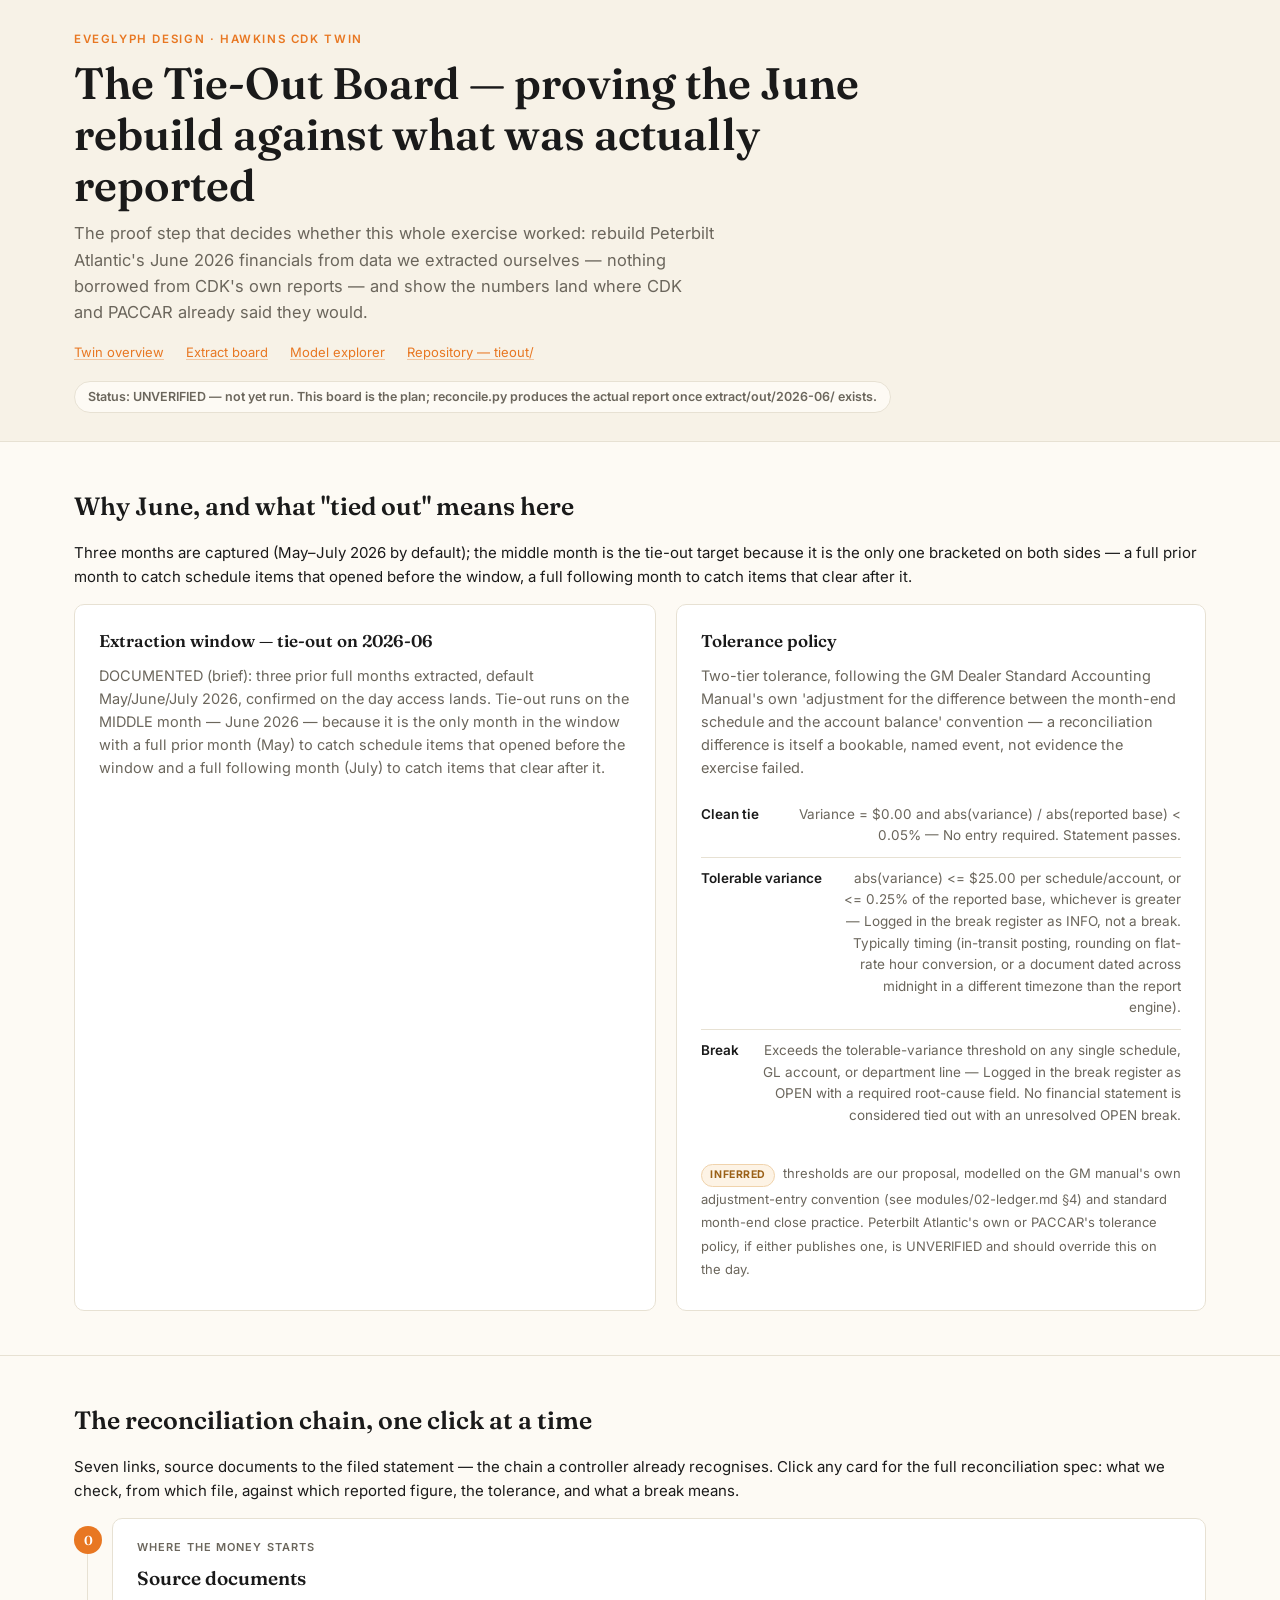
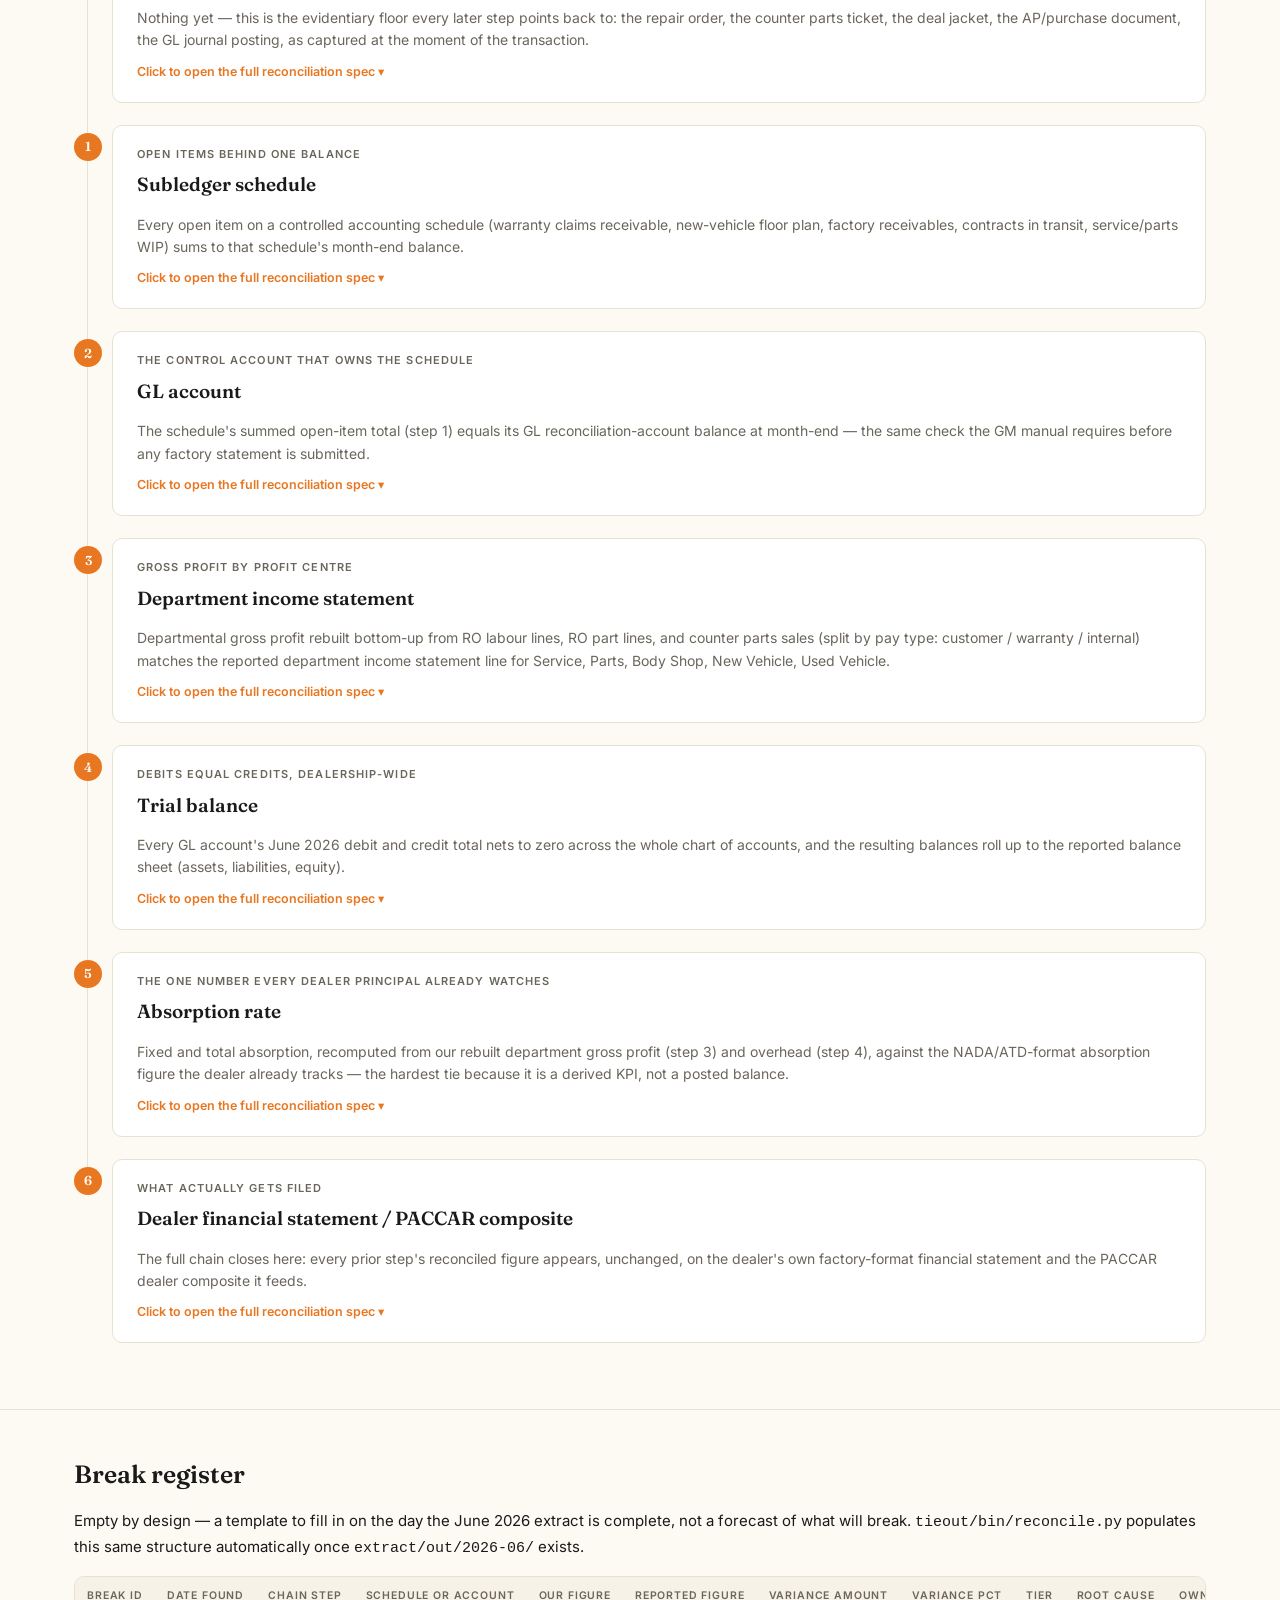
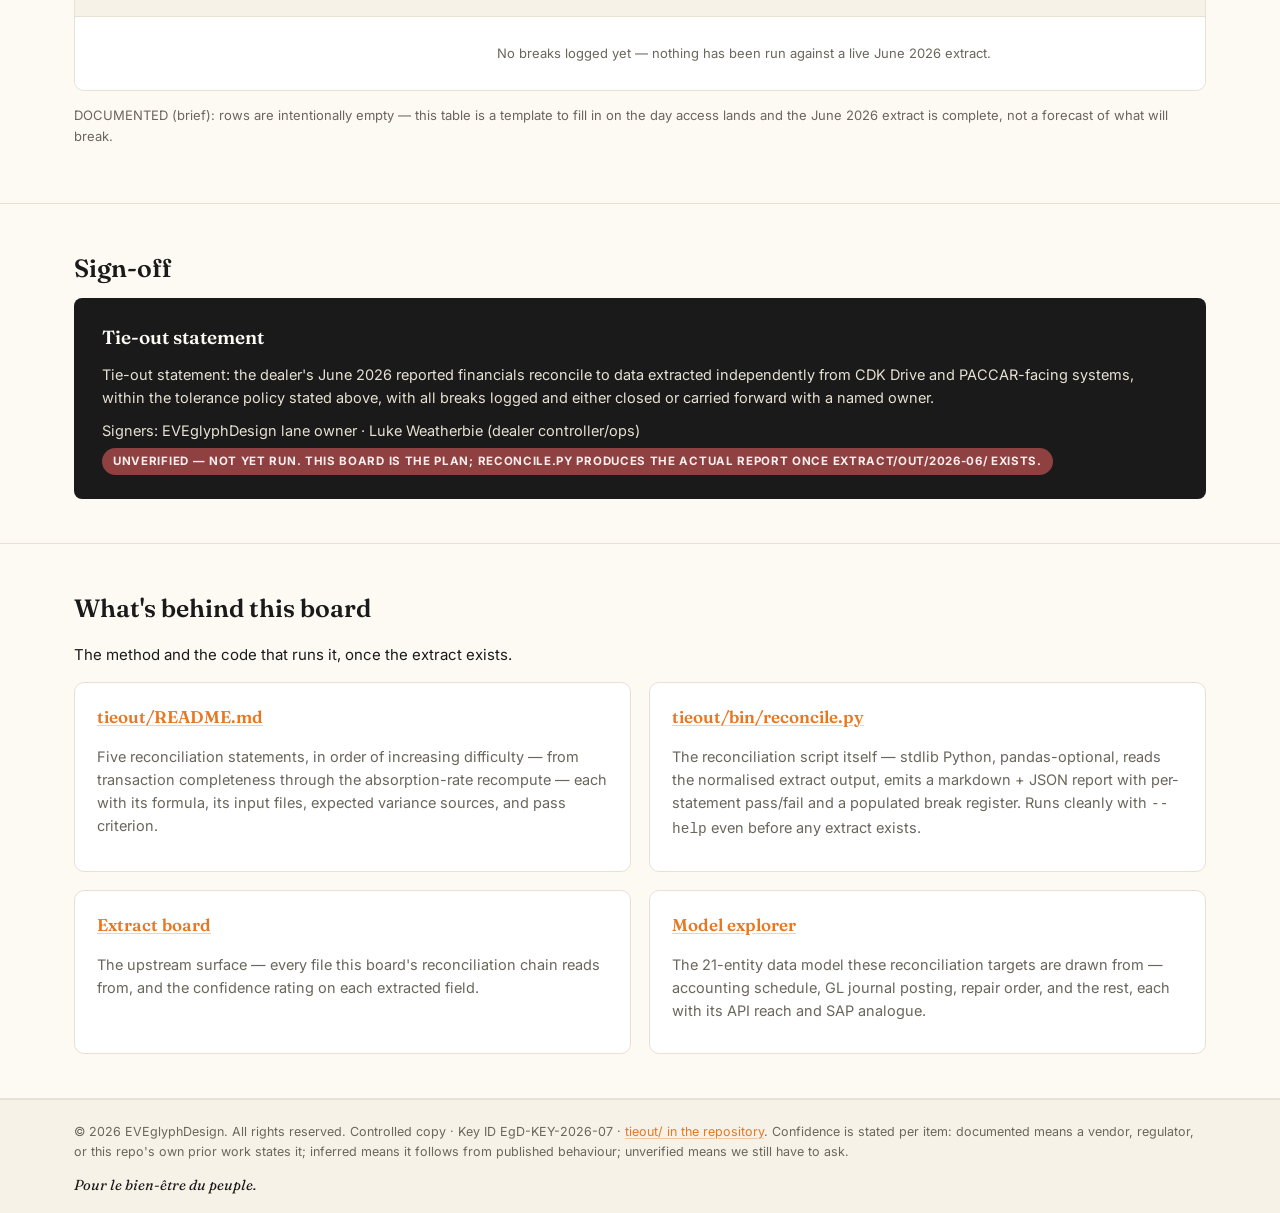
<file: docs/tieout/index.html>
<!doctype html>
<html lang="en">
<head>
<meta charset="utf-8">
<meta name="viewport" content="width=device-width, initial-scale=1">
<title>Tie-Out Board — EVEglyphDesign</title>
<link rel="preconnect" href="https://fonts.googleapis.com">
<link rel="preconnect" href="https://fonts.gstatic.com" crossorigin>
<link href="https://fonts.googleapis.com/css2?family=Fraunces:opsz,wght@9..144,300;9..144,500;9..144,600&family=Inter:wght@400;500;600&display=swap" rel="stylesheet">
<style>
:root{--cream:#fdfaf4;--cream-2:#f7f2e7;--ink:#1a1a1a;--line:#e7e1d3;--mute:#6b665c;--accent:#e87722}
*{box-sizing:border-box}
html,body{margin:0;padding:0}
body{background:var(--cream);color:var(--ink);font-family:'Inter',system-ui,sans-serif;font-size:15px;line-height:1.6;-webkit-font-smoothing:antialiased}
a{color:var(--accent);text-decoration:underline;text-decoration-color:rgba(232,119,34,.35);text-underline-offset:2px}
a:hover{text-decoration-color:var(--accent)}
h1,h2,h3,h4{font-family:'Fraunces',Georgia,serif;font-weight:600;margin:0}
.wrap{max-width:1180px;margin:0 auto;padding:0 24px}

header{border-bottom:1px solid var(--line);background:var(--cream-2)}
header .wrap{padding-top:30px;padding-bottom:28px}
.eyebrow{font-size:11.5px;letter-spacing:.14em;text-transform:uppercase;color:var(--accent);font-weight:600;margin-bottom:10px}
h1.pagehead{font-size:clamp(28px,4vw,44px);line-height:1.15;margin-bottom:10px;max-width:820px}
header p.lede{margin:0;color:var(--mute);max-width:64ch;font-size:16.5px}
.crumbs{margin-top:16px;font-size:13px}
.crumbs a{margin-right:18px}
.status-pill{display:inline-block;margin-top:18px;font-size:12.5px;font-weight:600;padding:5px 13px;border:1px solid var(--line);border-radius:100px;background:var(--cream);color:var(--mute)}

section{padding:44px 0;border-bottom:1px solid var(--line)}
section h2{font-size:25px;margin-bottom:10px}
section > p.section-intro{color:var(--mute);max-width:74ch;margin-bottom:30px}

/* month + tolerance strip */
.info-grid{display:grid;grid-template-columns:1.1fr 1fr;gap:20px}
@media (max-width:820px){.info-grid{grid-template-columns:1fr}}
.info-card{background:#fff;border:1px solid var(--line);border-radius:10px;padding:22px 24px}
.info-card h3{font-size:17px;margin-bottom:10px}
.info-card p{color:var(--mute);font-size:14.5px;margin:0 0 8px}
.tier-row{display:flex;justify-content:space-between;gap:14px;padding:10px 0;border-bottom:1px solid var(--line);font-size:13.5px}
.tier-row:last-child{border-bottom:none}
.tier-name{font-weight:600;white-space:nowrap}
.tier-rule{color:var(--mute);text-align:right}

/* chain */
.chain{display:flex;flex-direction:column;gap:0}
.chain-item{position:relative;padding-left:38px}
.chain-item::before{content:"";position:absolute;left:13px;top:34px;bottom:-14px;width:1px;background:var(--line)}
.chain-item:last-child::before{display:none}
.chain-dot{position:absolute;left:0;top:8px;width:28px;height:28px;border-radius:50%;background:var(--accent);color:#fff;font-family:'Fraunces',serif;font-weight:600;font-size:13px;display:flex;align-items:center;justify-content:center}
.chain-card{background:#fff;border:1px solid var(--line);border-radius:10px;padding:20px 24px;margin-bottom:22px;cursor:pointer;transition:.14s;text-align:left;width:100%;font:inherit;color:inherit}
.chain-card:hover{border-color:var(--accent);box-shadow:0 4px 14px rgba(26,26,26,.06);transform:translateY(-1px)}
.chain-card .kicker{font-size:11px;letter-spacing:.1em;text-transform:uppercase;color:var(--mute);font-weight:600;margin-bottom:6px}
.chain-card h3{font-size:19px;margin-bottom:6px}
.chain-card .recon-line{color:var(--mute);font-size:14px;margin-bottom:0}
.chain-card .expand-hint{margin-top:10px;font-size:12.5px;color:var(--accent);font-weight:600}

/* detail panel (revealed on click) */
.detail{display:none;background:var(--cream-2);border-left:3px solid var(--accent);border-radius:0 8px 8px 0;padding:18px 22px;margin:-6px 0 22px 38px;font-size:14px}
.detail.open{display:block}
.detail dt{font-size:11px;letter-spacing:.1em;text-transform:uppercase;color:var(--mute);font-weight:600;margin-top:14px}
.detail dt:first-child{margin-top:0}
.detail dd{margin:4px 0 0;color:var(--ink)}
.cf{display:inline-block;font-size:10.5px;font-weight:700;letter-spacing:.05em;text-transform:uppercase;padding:2px 8px;border-radius:20px;margin-top:14px}
.cf.documented{background:#eef6ee;color:#3d6b3d;border:1px solid #bcd8bc}
.cf.inferred{background:#fdf3e5;color:#9a6017;border:1px solid #f0d3ac}
.cf.unverified{background:#faeded;color:#8f4141;border:1px solid #e3c7c7}

/* break register table */
.table-wrap{overflow-x:auto;border:1px solid var(--line);border-radius:10px;background:#fff}
table{width:100%;border-collapse:collapse;font-size:13px;min-width:920px}
th{text-align:left;font-size:10.5px;letter-spacing:.08em;text-transform:uppercase;color:var(--mute);font-weight:600;border-bottom:1px solid var(--line);padding:11px 12px;background:var(--cream-2);white-space:nowrap}
td{border-bottom:1px solid var(--line);padding:12px 12px;color:var(--mute);white-space:nowrap}
tbody tr:last-child td{border-bottom:none}
.reg-note{margin-top:14px;font-size:13px;color:var(--mute)}

/* cards grid for links out */
.grid-2{display:grid;grid-template-columns:1fr 1fr;gap:18px}
@media (max-width:720px){.grid-2{grid-template-columns:1fr}}
.card{border:1px solid var(--line);border-radius:10px;padding:20px 22px;background:#fff}
.card h3{font-size:17px;margin-bottom:8px}
.card p{color:var(--mute);font-size:14.5px;margin-bottom:10px}

.signoff-box{background:#1a1a1a;border-radius:8px;padding:24px 28px;color:var(--cream)}
.signoff-box h3{font-size:19px;margin-bottom:10px;color:var(--cream)}
.signoff-box p{color:#e7e1d3;margin:0 0 10px;font-size:14.5px}
.signoff-box .sig-status{display:inline-block;margin-top:6px;font-size:11.5px;font-weight:700;letter-spacing:.06em;text-transform:uppercase;padding:4px 11px;border-radius:20px;background:#8f4141;color:#faeded}

footer{border-top:1px solid var(--line);background:var(--cream-2);font-size:12.5px;color:var(--mute)}
footer .wrap{padding:22px 24px;display:flex;flex-wrap:wrap;justify-content:space-between;gap:12px}
footer .mark{font-family:'Fraunces',serif;font-style:italic;color:var(--ink);font-size:14.5px}
</style>
</head>
<body>

<header><div class="wrap">
  <div class="eyebrow">EVEglyph Design · Hawkins CDK Twin</div>
  <h1 class="pagehead">The Tie-Out Board — proving the June rebuild against what was actually reported</h1>
  <p class="lede">The proof step that decides whether this whole exercise worked: rebuild Peterbilt
    Atlantic's June 2026 financials from data we extracted ourselves — nothing borrowed from CDK's
    own reports — and show the numbers land where CDK and PACCAR already said they would.</p>
  <div class="crumbs">
    <a href="../">Twin overview</a>
    <a href="../extract/">Extract board</a>
    <a href="../model/">Model explorer</a>
    <a href="https://github.com/EVEglyphDesign/eve-hawkins-cdk-twin/tree/main/tieout">Repository — tieout/</a>
  </div>
  <span class="status-pill" id="statusPill">Status: plan drafted, not yet run — loading…</span>
</div></header>

<section id="window">
  <div class="wrap">
    <h2>Why June, and what "tied out" means here</h2>
    <p class="section-intro">Three months are captured (May–July 2026 by default); the middle
      month is the tie-out target because it is the only one bracketed on both sides — a full
      prior month to catch schedule items that opened before the window, a full following month
      to catch items that clear after it.</p>
    <div class="info-grid">
      <div class="info-card">
        <h3 id="windowTitle">Extraction window</h3>
        <p id="windowNote">Loading…</p>
      </div>
      <div class="info-card">
        <h3>Tolerance policy</h3>
        <p id="tolStatement" style="margin-bottom:14px">Loading…</p>
        <div id="tolTiers"></div>
        <p id="tolConfidence" style="margin-top:14px"></p>
      </div>
    </div>
  </div>
</section>

<section id="chain">
  <div class="wrap">
    <h2>The reconciliation chain, one click at a time</h2>
    <p class="section-intro">Seven links, source documents to the filed statement — the chain a
      controller already recognises. Click any card for the full reconciliation spec: what we
      check, from which file, against which reported figure, the tolerance, and what a break means.</p>
    <div class="chain" id="chainList"></div>
  </div>
</section>

<section id="register">
  <div class="wrap">
    <h2>Break register</h2>
    <p class="section-intro">Empty by design — a template to fill in on the day the June 2026
      extract is complete, not a forecast of what will break. <code>tieout/bin/reconcile.py</code>
      populates this same structure automatically once <code>extract/out/2026-06/</code> exists.</p>
    <div class="table-wrap">
      <table id="registerTable">
        <thead><tr id="registerHead"></tr></thead>
        <tbody>
          <tr><td colspan="13" style="text-align:center;color:var(--mute);padding:26px">No breaks logged yet — nothing has been run against a live June 2026 extract.</td></tr>
        </tbody>
      </table>
    </div>
    <p class="reg-note" id="registerNote"></p>
  </div>
</section>

<section id="signoff">
  <div class="wrap">
    <h2>Sign-off</h2>
    <div class="signoff-box">
      <h3 id="signoffTitle">Tie-out statement</h3>
      <p id="signoffStatement">Loading…</p>
      <p id="signoffSigners" style="margin-bottom:0"></p>
      <span class="sig-status" id="signoffStatus">Loading…</span>
    </div>
  </div>
</section>

<section id="build">
  <div class="wrap">
    <h2>What's behind this board</h2>
    <p class="section-intro">The method and the code that runs it, once the extract exists.</p>
    <div class="grid-2">
      <div class="card">
        <h3><a href="https://github.com/EVEglyphDesign/eve-hawkins-cdk-twin/blob/main/tieout/README.md">tieout/README.md</a></h3>
        <p>Five reconciliation statements, in order of increasing difficulty — from transaction
          completeness through the absorption-rate recompute — each with its formula, its input
          files, expected variance sources, and pass criterion.</p>
      </div>
      <div class="card">
        <h3><a href="https://github.com/EVEglyphDesign/eve-hawkins-cdk-twin/blob/main/tieout/bin/reconcile.py">tieout/bin/reconcile.py</a></h3>
        <p>The reconciliation script itself — stdlib Python, pandas-optional, reads the normalised
          extract output, emits a markdown + JSON report with per-statement pass/fail and a
          populated break register. Runs cleanly with <code>--help</code> even before any extract exists.</p>
      </div>
      <div class="card">
        <h3><a href="../extract/">Extract board</a></h3>
        <p>The upstream surface — every file this board's reconciliation chain reads from, and the
          confidence rating on each extracted field.</p>
      </div>
      <div class="card">
        <h3><a href="../model/">Model explorer</a></h3>
        <p>The 21-entity data model these reconciliation targets are drawn from — accounting
          schedule, GL journal posting, repair order, and the rest, each with its API reach and
          SAP analogue.</p>
      </div>
    </div>
  </div>
</section>

<footer><div class="wrap">
  <span>© 2026 EVEglyphDesign. All rights reserved. Controlled copy · Key ID EgD-KEY-2026-07 ·
    <a href="https://github.com/EVEglyphDesign/eve-hawkins-cdk-twin/tree/main/tieout">tieout/ in the repository</a>.
    Confidence is stated per item: documented means a vendor, regulator, or this repo's own prior
    work states it; inferred means it follows from published behaviour; unverified means we still
    have to ask.</span>
  <span class="mark">Pour le bien-être du peuple.</span>
</div></footer>

<script>
const esc=s=>String(s==null?"":s).replace(/[&<>"]/g,c=>({"&":"&amp;","<":"&lt;",">":"&gt;",'"':"&quot;"}[c]));
const cfClass=s=>{s=String(s||'').toLowerCase();if(s.includes('documented'))return'documented';if(s.includes('inferred'))return'inferred';return'unverified';};
const cfLabel=s=>{s=String(s||'').toLowerCase();if(s.includes('documented'))return'DOCUMENTED';if(s.includes('inferred'))return'INFERRED';return'UNVERIFIED';};

fetch('tieout-plan.json').then(r=>r.json()).then(d=>{
  render(d);
}).catch(e=>{
  document.getElementById('statusPill').textContent='Could not load tieout-plan.json — open it directly.';
});

function render(d){
  document.getElementById('statusPill').textContent =
    'Status: ' + (d.signoff && d.signoff.status ? d.signoff.status : 'plan drafted, not yet run');

  // window
  const w = d.window || {};
  document.getElementById('windowTitle').textContent =
    'Extraction window — tie-out on ' + (w.tieout_month || '(unset)');
  document.getElementById('windowNote').textContent = w.note || '';

  // tolerance
  const t = d.tolerance_policy || {};
  document.getElementById('tolStatement').textContent = t.statement || '';
  const tierBox = document.getElementById('tolTiers');
  (t.tiers || []).forEach(tier=>{
    const row = document.createElement('div'); row.className='tier-row';
    row.innerHTML = '<span class="tier-name">'+esc(tier.tier)+'</span><span class="tier-rule">'+esc(tier.rule)+' — '+esc(tier.action)+'</span>';
    tierBox.appendChild(row);
  });
  const tc = document.createElement('span'); tc.className='cf '+cfClass(t.confidence);
  tc.textContent = cfLabel(t.confidence);
  document.getElementById('tolConfidence').appendChild(tc);
  const tcText = document.createElement('span');
  tcText.style.marginLeft='8px'; tcText.style.color='var(--mute)'; tcText.style.fontSize='13px';
  tcText.textContent = (t.confidence||'').replace(/^[A-Z]+\s*[—-]\s*/,'');
  document.getElementById('tolConfidence').appendChild(tcText);

  // chain
  const chainList = document.getElementById('chainList');
  (d.chain || []).forEach((c,i)=>{
    const item = document.createElement('div'); item.className='chain-item';
    const dot = document.createElement('div'); dot.className='chain-dot'; dot.textContent = c.step;
    item.appendChild(dot);

    const card = document.createElement('button'); card.className='chain-card'; card.type='button';
    card.innerHTML = '<div class="kicker">'+esc(c.kicker)+'</div><h3>'+esc(c.title)+'</h3>'+
      '<p class="recon-line">'+esc(c.reconciles)+'</p>'+
      '<div class="expand-hint" data-state="closed">Click to open the full reconciliation spec ▾</div>';
    const detailId = 'detail-'+c.id;
    card.onclick = ()=>{
      const det = document.getElementById(detailId);
      const hint = card.querySelector('.expand-hint');
      det.classList.toggle('open');
      hint.textContent = det.classList.contains('open') ? 'Click to collapse ▴' : 'Click to open the full reconciliation spec ▾';
    };
    item.appendChild(card);

    const det = document.createElement('dl'); det.className='detail'; det.id=detailId;
    det.innerHTML =
      '<dt>Reconciles</dt><dd>'+esc(c.reconciles)+'</dd>'+
      '<dt>From which extracted file</dt><dd>'+esc(c.from_file)+'</dd>'+
      '<dt>Against which reported figure</dt><dd>'+esc(c.against)+'</dd>'+
      '<dt>Tolerance</dt><dd>'+esc(c.tolerance)+'</dd>'+
      '<dt>What a break means</dt><dd>'+esc(c.break_meaning)+'</dd>';
    const cfSpan = document.createElement('span'); cfSpan.className='cf '+cfClass(c.confidence);
    cfSpan.textContent = cfLabel(c.confidence);
    det.appendChild(cfSpan);
    const cfP = document.createElement('dd'); cfP.style.marginTop='6px';
    cfP.textContent = (c.confidence||'').replace(/^[A-Z]+\s*[—-]?\s*/,'');
    det.appendChild(cfP);
    item.appendChild(det);

    chainList.appendChild(item);
  });

  // break register header
  const head = document.getElementById('registerHead');
  (d.break_register_columns || []).forEach(col=>{
    const th=document.createElement('th'); th.textContent = col.replace(/_/g,' ');
    head.appendChild(th);
  });
  document.getElementById('registerNote').textContent = d.break_register_seed_note || '';

  // signoff
  const s = d.signoff || {};
  document.getElementById('signoffStatement').textContent = s.statement || '';
  document.getElementById('signoffSigners').textContent = 'Signers: ' + ((s.signers_placeholder||[]).join(' · '));
  document.getElementById('signoffStatus').textContent = s.status || 'UNVERIFIED';
}
</script>
</body>
</html>
</file>
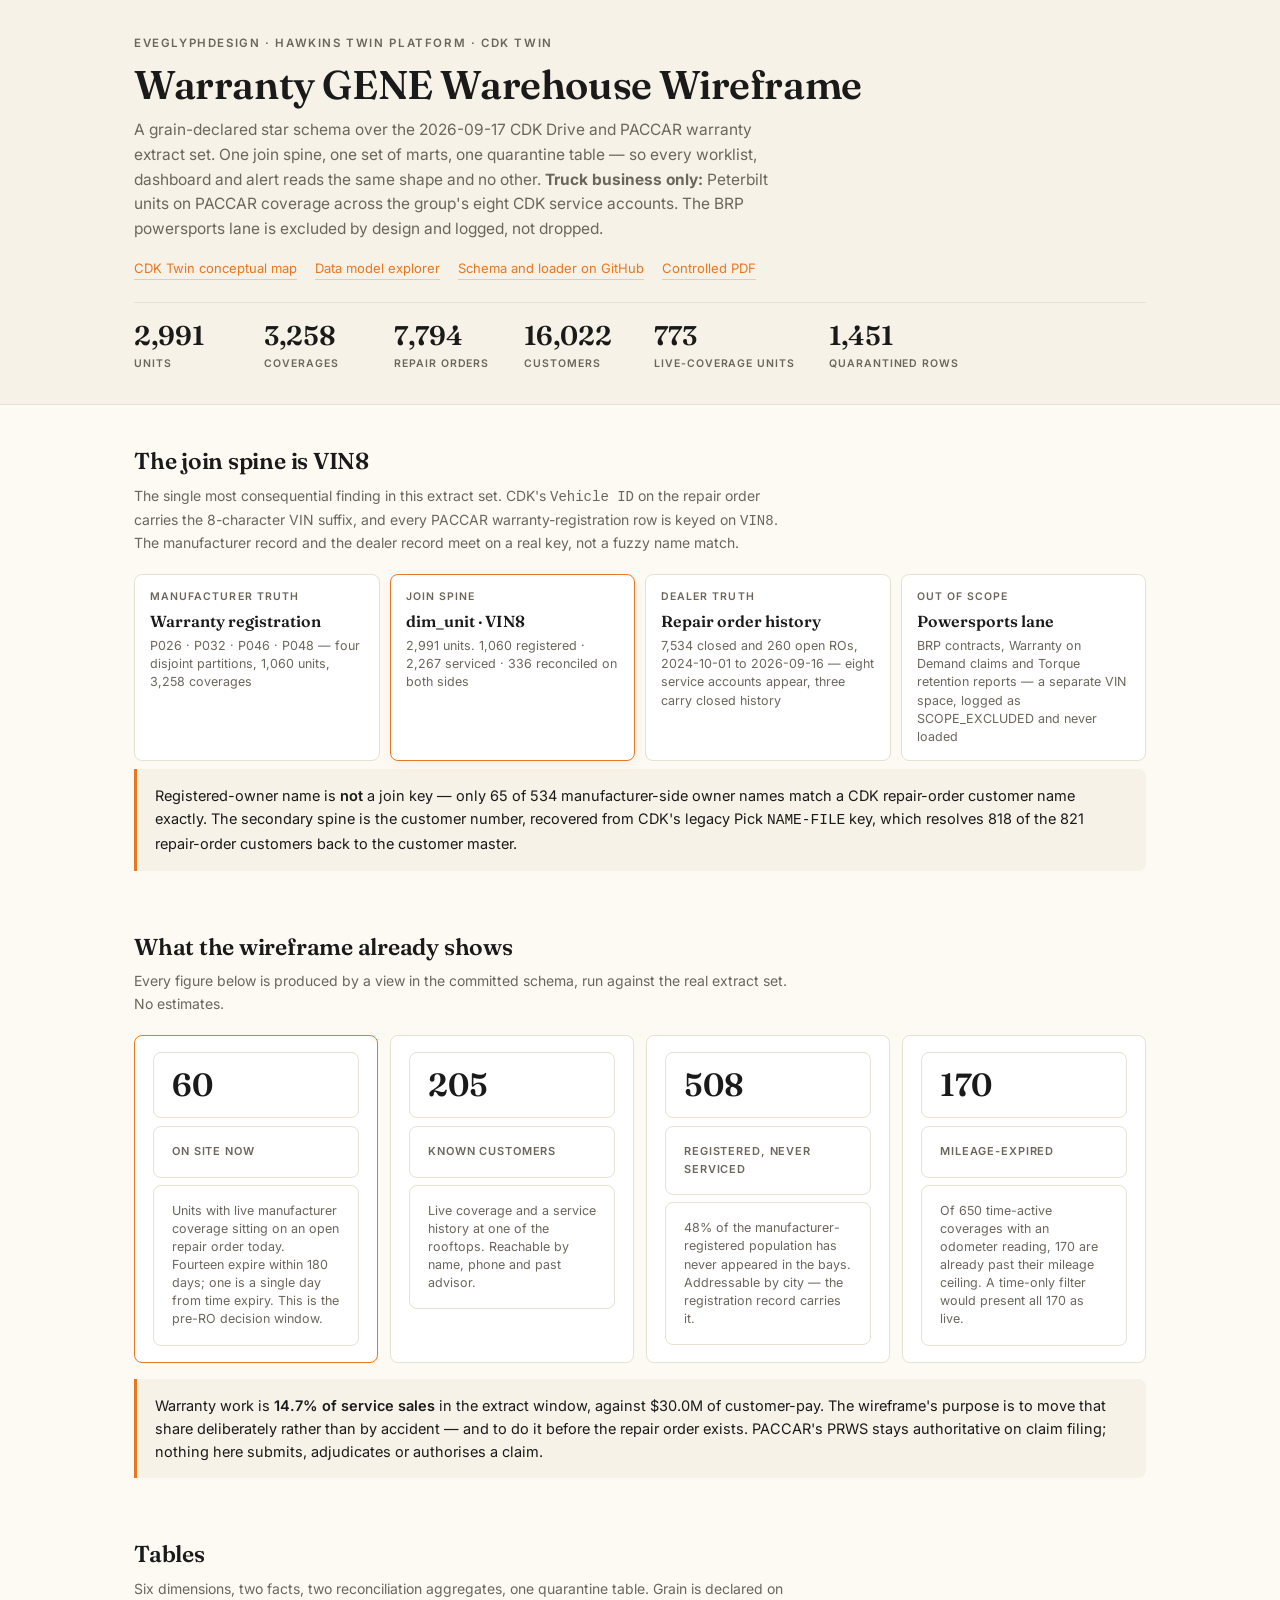
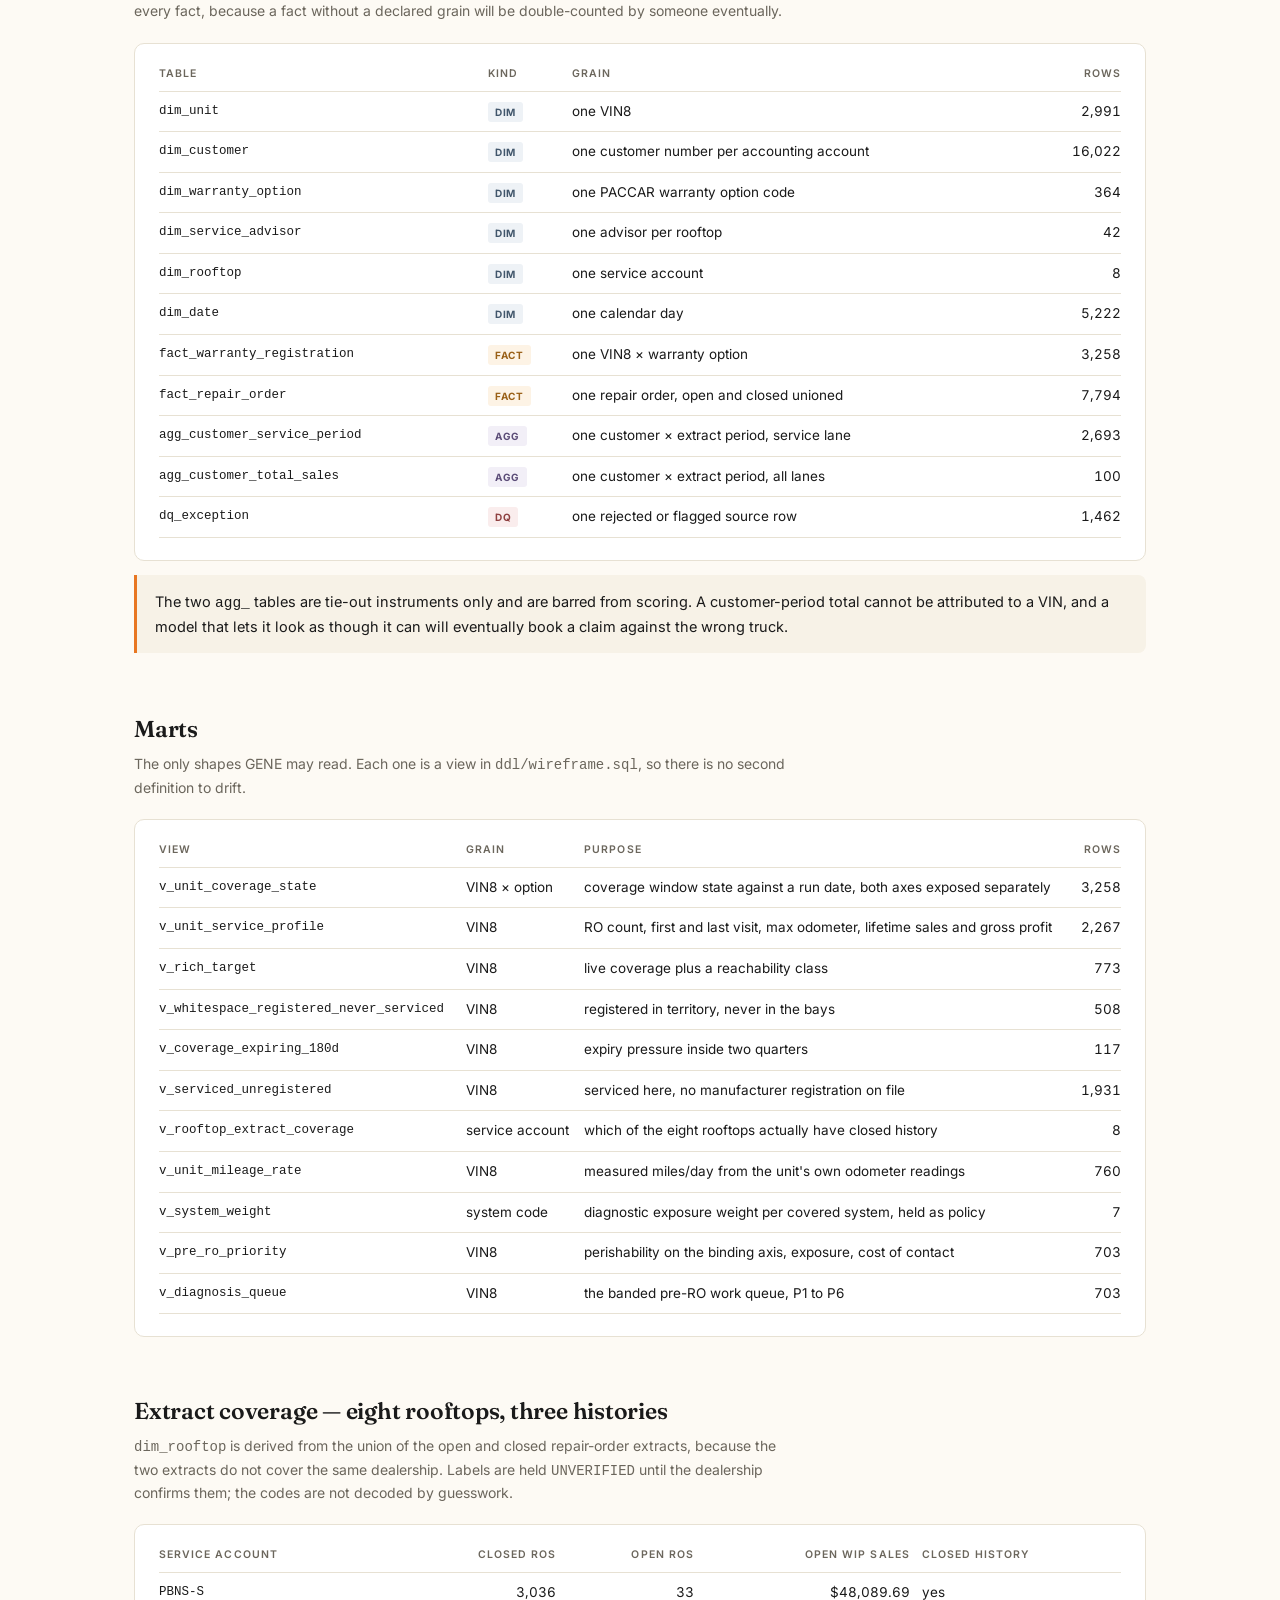
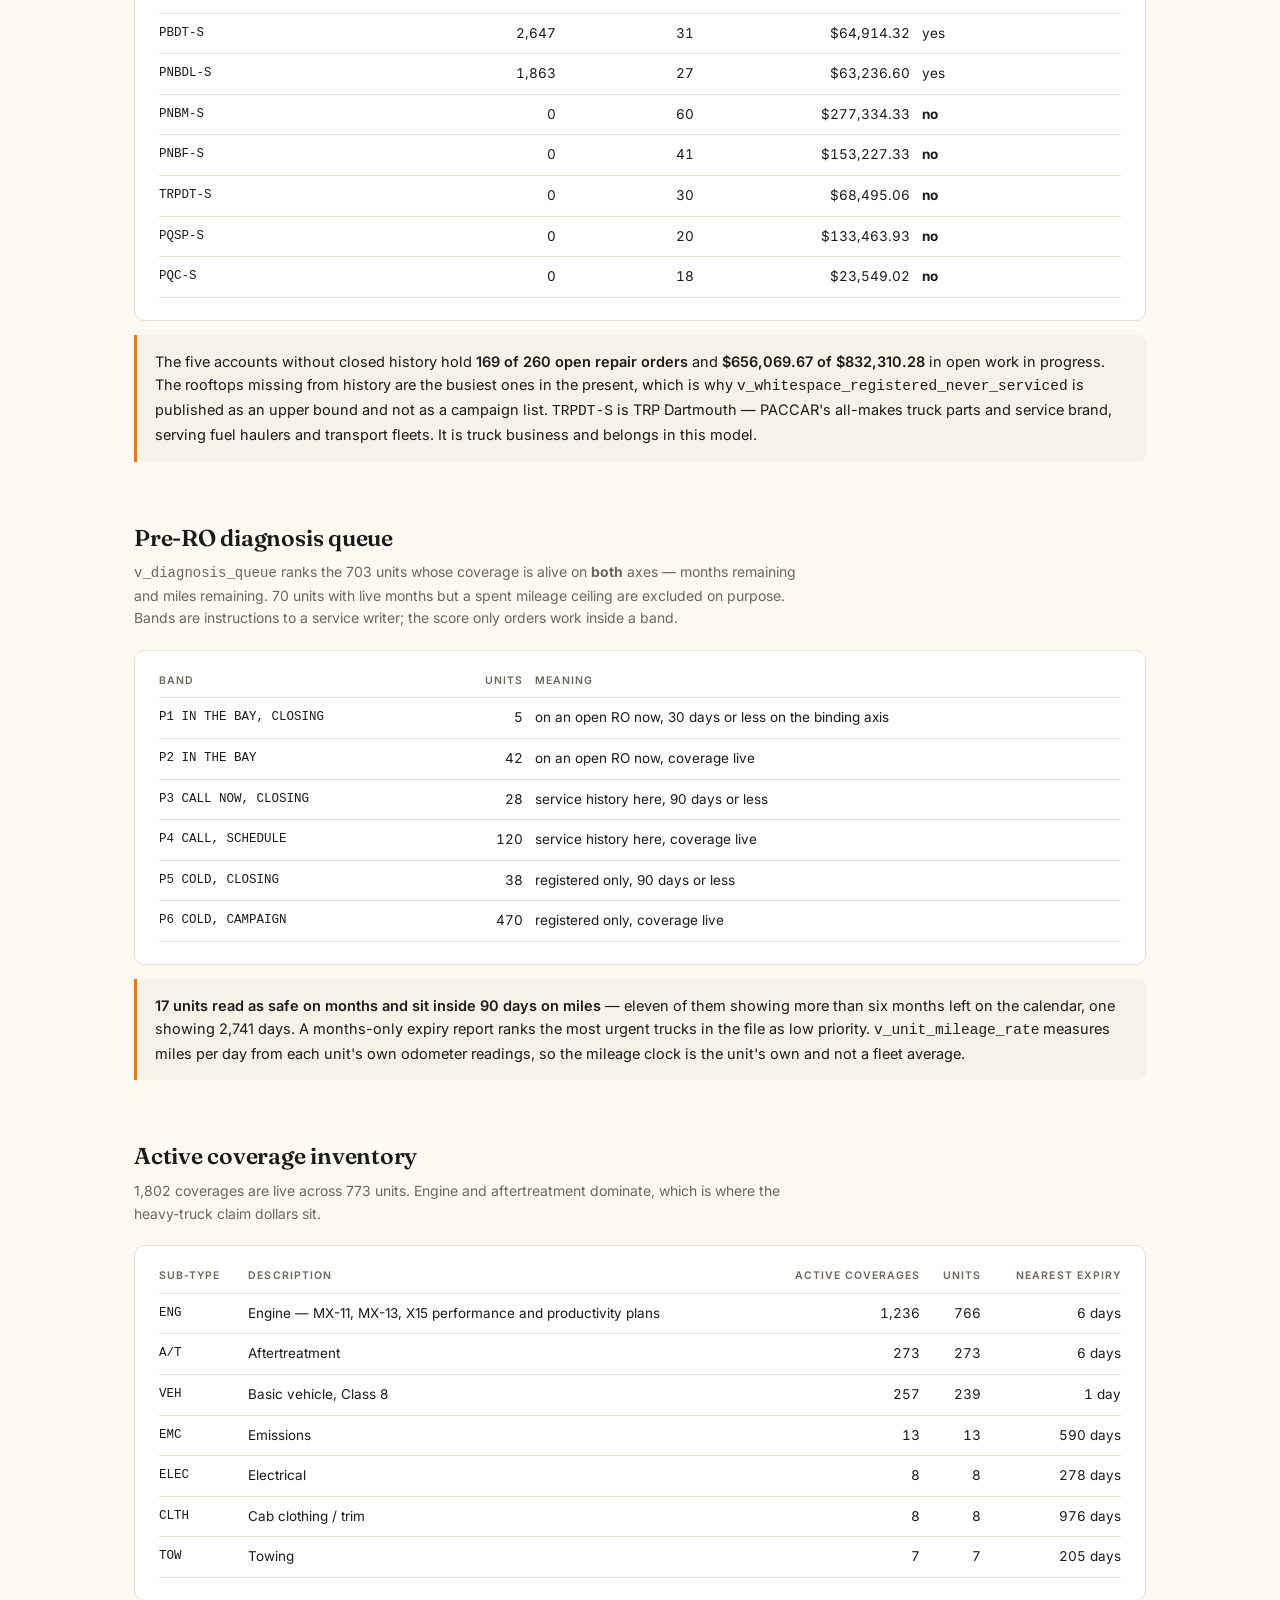
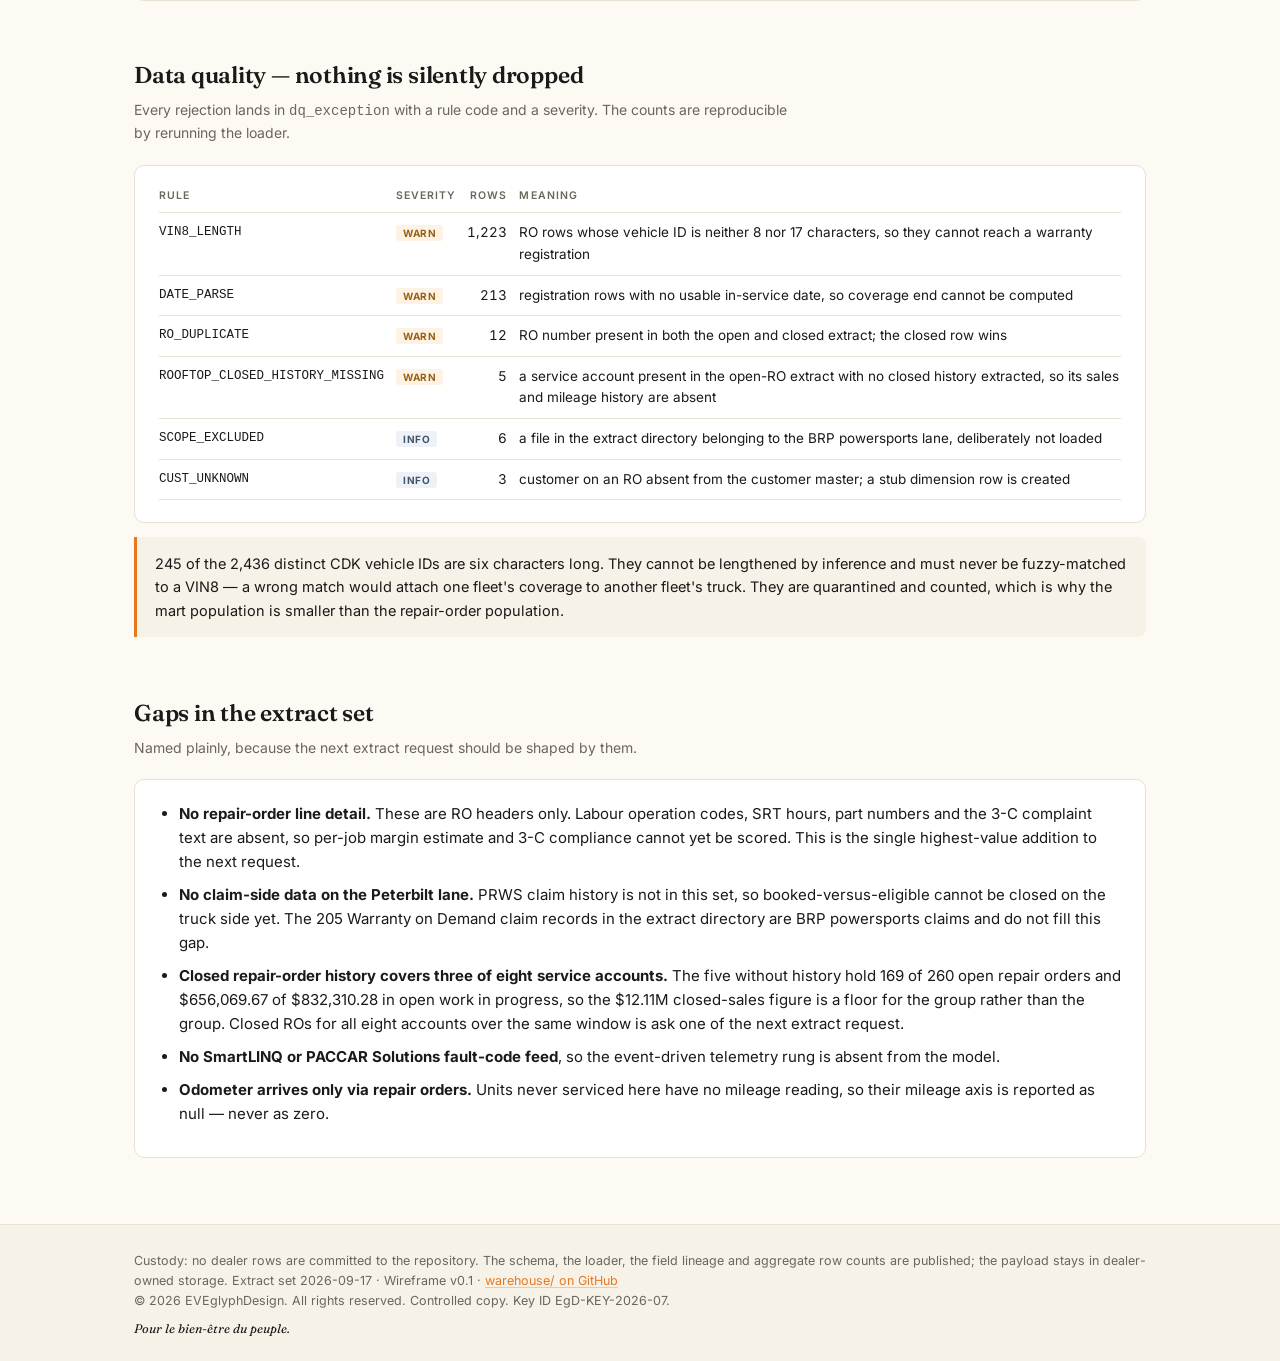
<file: docs/warehouse/index.html>
<!doctype html>
<html lang="en">
<head>
<meta charset="utf-8">
<meta name="viewport" content="width=device-width, initial-scale=1">
<title>Warranty GENE Warehouse Wireframe — EVEglyphDesign</title>
<link rel="preconnect" href="https://fonts.googleapis.com">
<link rel="preconnect" href="https://fonts.gstatic.com" crossorigin>
<link href="https://fonts.googleapis.com/css2?family=Fraunces:opsz,wght@9..144,300;9..144,500;9..144,600&family=Inter:wght@400;500;600&display=swap" rel="stylesheet">
<style>
:root{--cream:#fdfaf4;--cream2:#f7f2e7;--ink:#1a1a1a;--line:#e7e1d3;--mute:#6b665c;--accent:#e87722}
*{box-sizing:border-box}
html,body{margin:0;padding:0;max-width:100%;overflow-x:hidden}
body{background:var(--cream);color:var(--ink);font-family:'Inter',system-ui,sans-serif;font-size:15px;line-height:1.6;-webkit-font-smoothing:antialiased}
a{color:var(--accent);text-decoration:underline;text-decoration-color:rgba(232,119,34,.35);text-underline-offset:2px;word-break:break-word}
a:hover{text-decoration-color:var(--accent)}
h1,h2,h3,h4{font-family:'Fraunces',Georgia,serif;font-weight:600;margin:0;letter-spacing:-.01em}
.wrap{max-width:1060px;margin:0 auto;padding:0 24px}
.mono{font-family:ui-monospace,SFMono-Regular,Menlo,Consolas,monospace}

header{border-bottom:1px solid var(--line);background:var(--cream2)}
header .wrap{padding:34px 24px 30px}
.eyebrow{font-size:11.5px;letter-spacing:.14em;text-transform:uppercase;color:var(--mute);font-weight:600;margin-bottom:10px}
h1{font-size:clamp(26px,3.8vw,40px);line-height:1.14;margin-bottom:10px}
header p.lede{margin:0;color:var(--mute);max-width:66ch;font-size:15.5px}
.crumbs{margin-top:16px;font-size:13px;display:flex;flex-wrap:wrap;gap:6px 18px}
.crumbs a{text-decoration:none;border-bottom:1px solid rgba(232,119,34,.35)}
.counts{display:flex;flex-wrap:wrap;gap:24px 34px;margin-top:22px;padding-top:18px;border-top:1px solid var(--line)}
.counts div{min-width:96px}
.counts b{display:block;font-family:'Fraunces',serif;font-size:27px;line-height:1.1;font-weight:600}
.counts span{font-size:10.5px;letter-spacing:.09em;text-transform:uppercase;color:var(--mute);font-weight:600}

section{padding:38px 0 4px}
section h2{font-size:23px;margin-bottom:5px}
section .sub{color:var(--mute);font-size:14px;margin:0 0 20px;max-width:74ch}
.card{background:#fff;border:1px solid var(--line);border-radius:10px;padding:22px 24px;margin-bottom:14px}
.callout{background:var(--cream2);border-left:3px solid var(--accent);border-radius:0 8px 8px 0;padding:15px 18px;font-size:14.5px;margin:0 0 16px}
.callout b{font-weight:600}

.spine{display:flex;flex-wrap:wrap;align-items:stretch;gap:10px;margin-bottom:8px}
.node{flex:1 1 190px;min-width:170px;background:#fff;border:1px solid var(--line);border-radius:8px;padding:14px 15px}
.node.key{border-color:var(--accent);box-shadow:0 4px 14px rgba(232,119,34,.08)}
.node .n-l{font-size:10.5px;letter-spacing:.1em;text-transform:uppercase;color:var(--mute);font-weight:600;margin-bottom:5px}
.node .n-t{font-family:'Fraunces',serif;font-weight:600;font-size:16px;line-height:1.25}
.node .n-s{font-size:12.5px;color:var(--mute);margin-top:6px;line-height:1.45}

table{width:100%;border-collapse:collapse;font-size:13.5px}
th{text-align:left;font-size:10.5px;letter-spacing:.1em;text-transform:uppercase;color:var(--mute);font-weight:600;border-bottom:1px solid var(--line);padding:0 12px 8px 0}
td{border-bottom:1px solid var(--line);padding:9px 12px 9px 0;vertical-align:top}
td:last-child,th:last-child{padding-right:0}
td.n{text-align:right;font-variant-numeric:tabular-nums;white-space:nowrap}
th.n{text-align:right}
td.f{font-family:ui-monospace,SFMono-Regular,Menlo,monospace;font-size:12.5px}
.tag{display:inline-block;font-size:10px;font-weight:700;letter-spacing:.06em;padding:2px 7px;border-radius:3px;white-space:nowrap}
.tag.dim{background:#eef2f6;color:#41566b}
.tag.fact{background:#fdf3e5;color:#9a6017}
.tag.agg{background:#f2eff7;color:#5c4d78}
.tag.dq{background:#faeded;color:#8f4141}
.tag.mart{background:#eef6ee;color:#3d6b3d}
.sev{font-size:10px;font-weight:700;letter-spacing:.06em;padding:2px 7px;border-radius:3px}
.sev.warn{background:#fdf3e5;color:#9a6017}
.sev.info{background:#eef2f6;color:#41566b}

.reach{display:grid;grid-template-columns:repeat(auto-fit,minmax(200px,1fr));gap:12px}
.reach div{background:#fff;border:1px solid var(--line);border-radius:8px;padding:16px 18px}
.reach .big{font-family:'Fraunces',serif;font-size:32px;line-height:1;font-weight:600}
.reach .lbl{font-size:11px;letter-spacing:.08em;text-transform:uppercase;color:var(--mute);font-weight:600;margin-top:8px}
.reach .note{font-size:12.5px;color:var(--mute);margin-top:7px;line-height:1.45}
.reach div.hot{border-color:var(--accent)}

ul.tight{margin:0;padding-left:20px}
ul.tight li{margin-bottom:9px}

footer{border-top:1px solid var(--line);margin-top:48px;background:var(--cream2)}
footer .wrap{padding:26px 24px 34px;font-size:12.5px;color:var(--mute)}
footer .mark{font-family:'Fraunces',serif;font-style:italic;color:var(--ink);margin-top:8px;display:block}
@media (max-width:640px){
  .counts{gap:18px 24px}.counts b{font-size:23px}
  table{font-size:13px}
}
</style>
</head>
<body>
<header>
  <div class="wrap">
    <div class="eyebrow">EVEglyphDesign · Hawkins Twin Platform · CDK Twin</div>
    <h1>Warranty GENE Warehouse Wireframe</h1>
    <p class="lede">A grain-declared star schema over the 2026-09-17 CDK Drive and PACCAR
    warranty extract set. One join spine, one set of marts, one quarantine table — so every
    worklist, dashboard and alert reads the same shape and no other. <b>Truck business
    only:</b> Peterbilt units on PACCAR coverage across the group's eight CDK service
    accounts. The BRP powersports lane is excluded by design and logged, not dropped.</p>
    <div class="crumbs">
      <a href="../">CDK Twin conceptual map</a>
      <a href="../model/">Data model explorer</a>
      <a href="https://github.com/EVEglyphDesign/eve-hawkins-cdk-twin/tree/main/warehouse">Schema and loader on GitHub</a>
      <a href="EVEglyphDesign_Warranty_GENE_Warehouse_Wireframe.pdf">Controlled PDF</a>
    </div>
    <div class="counts">
      <div><b>2,991</b><span>Units</span></div>
      <div><b>3,258</b><span>Coverages</span></div>
      <div><b>7,794</b><span>Repair orders</span></div>
      <div><b>16,022</b><span>Customers</span></div>
      <div><b>773</b><span>Live-coverage units</span></div>
      <div><b>1,451</b><span>Quarantined rows</span></div>
    </div>
  </div>
</header>

<div class="wrap">

<section>
  <h2>The join spine is VIN8</h2>
  <p class="sub">The single most consequential finding in this extract set. CDK's
  <span class="mono">Vehicle ID</span> on the repair order carries the 8-character VIN
  suffix, and every PACCAR warranty-registration row is keyed on
  <span class="mono">VIN8</span>. The manufacturer record and the dealer record meet
  on a real key, not a fuzzy name match.</p>
  <div class="spine">
    <div class="node"><div class="n-l">Manufacturer truth</div><div class="n-t">Warranty registration</div><div class="n-s">P026 · P032 · P046 · P048 — four disjoint partitions, 1,060 units, 3,258 coverages</div></div>
    <div class="node key"><div class="n-l">Join spine</div><div class="n-t">dim_unit · VIN8</div><div class="n-s">2,991 units. 1,060 registered · 2,267 serviced · 336 reconciled on both sides</div></div>
    <div class="node"><div class="n-l">Dealer truth</div><div class="n-t">Repair order history</div><div class="n-s">7,534 closed and 260 open ROs, 2024-10-01 to 2026-09-16 — eight service accounts appear, three carry closed history</div></div>
    <div class="node"><div class="n-l">Out of scope</div><div class="n-t">Powersports lane</div><div class="n-s">BRP contracts, Warranty on Demand claims and Torque retention reports — a separate VIN space, logged as SCOPE_EXCLUDED and never loaded</div></div>
  </div>
  <div class="callout">Registered-owner name is <b>not</b> a join key — only 65 of 534
  manufacturer-side owner names match a CDK repair-order customer name exactly. The
  secondary spine is the customer number, recovered from CDK's legacy Pick
  <span class="mono">NAME-FILE</span> key, which resolves 818 of the 821 repair-order
  customers back to the customer master.</div>
</section>

<section>
  <h2>What the wireframe already shows</h2>
  <p class="sub">Every figure below is produced by a view in the committed schema, run
  against the real extract set. No estimates.</p>
  <div class="reach">
    <div class="hot"><div class="big">60</div><div class="lbl">On site now</div>
      <div class="note">Units with live manufacturer coverage sitting on an open repair
      order today. Fourteen expire within 180 days; one is a single day from time expiry.
      This is the pre-RO decision window.</div></div>
    <div><div class="big">205</div><div class="lbl">Known customers</div>
      <div class="note">Live coverage and a service history at one of the rooftops.
      Reachable by name, phone and past advisor.</div></div>
    <div><div class="big">508</div><div class="lbl">Registered, never serviced</div>
      <div class="note">48% of the manufacturer-registered population has never appeared
      in the bays. Addressable by city — the registration record carries it.</div></div>
    <div><div class="big">170</div><div class="lbl">Mileage-expired</div>
      <div class="note">Of 650 time-active coverages with an odometer reading, 170 are
      already past their mileage ceiling. A time-only filter would present all 170 as live.</div></div>
  </div>
  <div class="callout" style="margin-top:16px">Warranty work is <b>14.7% of service sales</b>
  in the extract window, against $30.0M of customer-pay. The wireframe's purpose is to move
  that share deliberately rather than by accident — and to do it before the repair order
  exists. PACCAR's PRWS stays authoritative on claim filing; nothing here submits,
  adjudicates or authorises a claim.</div>
</section>

<section>
  <h2>Tables</h2>
  <p class="sub">Six dimensions, two facts, two reconciliation aggregates, one quarantine
  table. Grain is declared on every fact, because a fact without a declared grain will be
  double-counted by someone eventually.</p>
  <div class="card">
  <table>
    <thead><tr><th>Table</th><th>Kind</th><th>Grain</th><th class="n">Rows</th></tr></thead>
    <tbody>
      <tr><td class="f">dim_unit</td><td><span class="tag dim">DIM</span></td><td>one VIN8</td><td class="n">2,991</td></tr>
      <tr><td class="f">dim_customer</td><td><span class="tag dim">DIM</span></td><td>one customer number per accounting account</td><td class="n">16,022</td></tr>
      <tr><td class="f">dim_warranty_option</td><td><span class="tag dim">DIM</span></td><td>one PACCAR warranty option code</td><td class="n">364</td></tr>
      <tr><td class="f">dim_service_advisor</td><td><span class="tag dim">DIM</span></td><td>one advisor per rooftop</td><td class="n">42</td></tr>
      <tr><td class="f">dim_rooftop</td><td><span class="tag dim">DIM</span></td><td>one service account</td><td class="n">8</td></tr>
      <tr><td class="f">dim_date</td><td><span class="tag dim">DIM</span></td><td>one calendar day</td><td class="n">5,222</td></tr>
      <tr><td class="f">fact_warranty_registration</td><td><span class="tag fact">FACT</span></td><td>one VIN8 × warranty option</td><td class="n">3,258</td></tr>
      <tr><td class="f">fact_repair_order</td><td><span class="tag fact">FACT</span></td><td>one repair order, open and closed unioned</td><td class="n">7,794</td></tr>
      <tr><td class="f">agg_customer_service_period</td><td><span class="tag agg">AGG</span></td><td>one customer × extract period, service lane</td><td class="n">2,693</td></tr>
      <tr><td class="f">agg_customer_total_sales</td><td><span class="tag agg">AGG</span></td><td>one customer × extract period, all lanes</td><td class="n">100</td></tr>
      <tr><td class="f">dq_exception</td><td><span class="tag dq">DQ</span></td><td>one rejected or flagged source row</td><td class="n">1,462</td></tr>
    </tbody>
  </table>
  </div>
  <div class="callout">The two <span class="mono">agg_</span> tables are tie-out instruments
  only and are barred from scoring. A customer-period total cannot be attributed to a VIN,
  and a model that lets it look as though it can will eventually book a claim against the
  wrong truck.</div>
</section>

<section>
  <h2>Marts</h2>
  <p class="sub">The only shapes GENE may read. Each one is a view in
  <span class="mono">ddl/wireframe.sql</span>, so there is no second definition to drift.</p>
  <div class="card">
  <table>
    <thead><tr><th>View</th><th>Grain</th><th>Purpose</th><th class="n">Rows</th></tr></thead>
    <tbody>
      <tr><td class="f">v_unit_coverage_state</td><td>VIN8 × option</td><td>coverage window state against a run date, both axes exposed separately</td><td class="n">3,258</td></tr>
      <tr><td class="f">v_unit_service_profile</td><td>VIN8</td><td>RO count, first and last visit, max odometer, lifetime sales and gross profit</td><td class="n">2,267</td></tr>
      <tr><td class="f">v_rich_target</td><td>VIN8</td><td>live coverage plus a reachability class</td><td class="n">773</td></tr>
      <tr><td class="f">v_whitespace_registered_never_serviced</td><td>VIN8</td><td>registered in territory, never in the bays</td><td class="n">508</td></tr>
      <tr><td class="f">v_coverage_expiring_180d</td><td>VIN8</td><td>expiry pressure inside two quarters</td><td class="n">117</td></tr>
      <tr><td class="f">v_serviced_unregistered</td><td>VIN8</td><td>serviced here, no manufacturer registration on file</td><td class="n">1,931</td></tr>
      <tr><td class="f">v_rooftop_extract_coverage</td><td>service account</td><td>which of the eight rooftops actually have closed history</td><td class="n">8</td></tr>
      <tr><td class="f">v_unit_mileage_rate</td><td>VIN8</td><td>measured miles/day from the unit's own odometer readings</td><td class="n">760</td></tr>
      <tr><td class="f">v_system_weight</td><td>system code</td><td>diagnostic exposure weight per covered system, held as policy</td><td class="n">7</td></tr>
      <tr><td class="f">v_pre_ro_priority</td><td>VIN8</td><td>perishability on the binding axis, exposure, cost of contact</td><td class="n">703</td></tr>
      <tr><td class="f">v_diagnosis_queue</td><td>VIN8</td><td>the banded pre-RO work queue, P1 to P6</td><td class="n">703</td></tr>
    </tbody>
  </table>
  </div>
</section>

<section>
  <h2>Extract coverage — eight rooftops, three histories</h2>
  <p class="sub"><span class="mono">dim_rooftop</span> is derived from the union of the
  open and closed repair-order extracts, because the two extracts do not cover the same
  dealership. Labels are held <span class="mono">UNVERIFIED</span> until the dealership
  confirms them; the codes are not decoded by guesswork.</p>
  <div class="card">
  <table>
    <thead><tr><th>Service account</th><th class="n">Closed ROs</th><th class="n">Open ROs</th><th class="n">Open WIP sales</th><th>Closed history</th></tr></thead>
    <tbody>
      <tr><td class="f">PBNS-S</td><td class="n">3,036</td><td class="n">33</td><td class="n">$48,089.69</td><td>yes</td></tr>
      <tr><td class="f">PBDT-S</td><td class="n">2,647</td><td class="n">31</td><td class="n">$64,914.32</td><td>yes</td></tr>
      <tr><td class="f">PNBDL-S</td><td class="n">1,863</td><td class="n">27</td><td class="n">$63,236.60</td><td>yes</td></tr>
      <tr><td class="f">PNBM-S</td><td class="n">0</td><td class="n">60</td><td class="n">$277,334.33</td><td><b>no</b></td></tr>
      <tr><td class="f">PNBF-S</td><td class="n">0</td><td class="n">41</td><td class="n">$153,227.33</td><td><b>no</b></td></tr>
      <tr><td class="f">TRPDT-S</td><td class="n">0</td><td class="n">30</td><td class="n">$68,495.06</td><td><b>no</b></td></tr>
      <tr><td class="f">PQSP-S</td><td class="n">0</td><td class="n">20</td><td class="n">$133,463.93</td><td><b>no</b></td></tr>
      <tr><td class="f">PQC-S</td><td class="n">0</td><td class="n">18</td><td class="n">$23,549.02</td><td><b>no</b></td></tr>
    </tbody>
  </table>
  </div>
  <div class="callout">The five accounts without closed history hold <b>169 of 260 open
  repair orders</b> and <b>$656,069.67 of $832,310.28</b> in open work in progress. The
  rooftops missing from history are the busiest ones in the present, which is why
  <span class="mono">v_whitespace_registered_never_serviced</span> is published as an upper
  bound and not as a campaign list. <span class="mono">TRPDT-S</span> is TRP Dartmouth —
  PACCAR's all-makes truck parts and service brand, serving fuel haulers and transport
  fleets. It is truck business and belongs in this model.</div>
</section>

<section>
  <h2>Pre-RO diagnosis queue</h2>
  <p class="sub"><span class="mono">v_diagnosis_queue</span> ranks the 703 units whose
  coverage is alive on <b>both</b> axes — months remaining and miles remaining. 70 units
  with live months but a spent mileage ceiling are excluded on purpose. Bands are
  instructions to a service writer; the score only orders work inside a band.</p>
  <div class="card">
  <table>
    <thead><tr><th>Band</th><th class="n">Units</th><th>Meaning</th></tr></thead>
    <tbody>
      <tr><td class="f">P1 IN THE BAY, CLOSING</td><td class="n">5</td><td>on an open RO now, 30 days or less on the binding axis</td></tr>
      <tr><td class="f">P2 IN THE BAY</td><td class="n">42</td><td>on an open RO now, coverage live</td></tr>
      <tr><td class="f">P3 CALL NOW, CLOSING</td><td class="n">28</td><td>service history here, 90 days or less</td></tr>
      <tr><td class="f">P4 CALL, SCHEDULE</td><td class="n">120</td><td>service history here, coverage live</td></tr>
      <tr><td class="f">P5 COLD, CLOSING</td><td class="n">38</td><td>registered only, 90 days or less</td></tr>
      <tr><td class="f">P6 COLD, CAMPAIGN</td><td class="n">470</td><td>registered only, coverage live</td></tr>
    </tbody>
  </table>
  </div>
  <div class="callout"><b>17 units read as safe on months and sit inside 90 days on
  miles</b> — eleven of them showing more than six months left on the calendar, one
  showing 2,741 days. A months-only expiry report ranks the most urgent trucks in the file
  as low priority. <span class="mono">v_unit_mileage_rate</span> measures miles per day
  from each unit's own odometer readings, so the mileage clock is the unit's own and not a
  fleet average.</div>
</section>

<section>
  <h2>Active coverage inventory</h2>
  <p class="sub">1,802 coverages are live across 773 units. Engine and aftertreatment
  dominate, which is where the heavy-truck claim dollars sit.</p>
  <div class="card">
  <table>
    <thead><tr><th>Sub-type</th><th>Description</th><th class="n">Active coverages</th><th class="n">Units</th><th class="n">Nearest expiry</th></tr></thead>
    <tbody>
      <tr><td class="f">ENG</td><td>Engine — MX-11, MX-13, X15 performance and productivity plans</td><td class="n">1,236</td><td class="n">766</td><td class="n">6 days</td></tr>
      <tr><td class="f">A/T</td><td>Aftertreatment</td><td class="n">273</td><td class="n">273</td><td class="n">6 days</td></tr>
      <tr><td class="f">VEH</td><td>Basic vehicle, Class 8</td><td class="n">257</td><td class="n">239</td><td class="n">1 day</td></tr>
      <tr><td class="f">EMC</td><td>Emissions</td><td class="n">13</td><td class="n">13</td><td class="n">590 days</td></tr>
      <tr><td class="f">ELEC</td><td>Electrical</td><td class="n">8</td><td class="n">8</td><td class="n">278 days</td></tr>
      <tr><td class="f">CLTH</td><td>Cab clothing / trim</td><td class="n">8</td><td class="n">8</td><td class="n">976 days</td></tr>
      <tr><td class="f">TOW</td><td>Towing</td><td class="n">7</td><td class="n">7</td><td class="n">205 days</td></tr>
    </tbody>
  </table>
  </div>
</section>

<section>
  <h2>Data quality — nothing is silently dropped</h2>
  <p class="sub">Every rejection lands in <span class="mono">dq_exception</span> with a rule
  code and a severity. The counts are reproducible by rerunning the loader.</p>
  <div class="card">
  <table>
    <thead><tr><th>Rule</th><th>Severity</th><th class="n">Rows</th><th>Meaning</th></tr></thead>
    <tbody>
      <tr><td class="f">VIN8_LENGTH</td><td><span class="sev warn">WARN</span></td><td class="n">1,223</td><td>RO rows whose vehicle ID is neither 8 nor 17 characters, so they cannot reach a warranty registration</td></tr>
      <tr><td class="f">DATE_PARSE</td><td><span class="sev warn">WARN</span></td><td class="n">213</td><td>registration rows with no usable in-service date, so coverage end cannot be computed</td></tr>
      <tr><td class="f">RO_DUPLICATE</td><td><span class="sev warn">WARN</span></td><td class="n">12</td><td>RO number present in both the open and closed extract; the closed row wins</td></tr>
      <tr><td class="f">ROOFTOP_CLOSED_HISTORY_MISSING</td><td><span class="sev warn">WARN</span></td><td class="n">5</td><td>a service account present in the open-RO extract with no closed history extracted, so its sales and mileage history are absent</td></tr>
      <tr><td class="f">SCOPE_EXCLUDED</td><td><span class="sev info">INFO</span></td><td class="n">6</td><td>a file in the extract directory belonging to the BRP powersports lane, deliberately not loaded</td></tr>
      <tr><td class="f">CUST_UNKNOWN</td><td><span class="sev info">INFO</span></td><td class="n">3</td><td>customer on an RO absent from the customer master; a stub dimension row is created</td></tr>
    </tbody>
  </table>
  </div>
  <div class="callout">245 of the 2,436 distinct CDK vehicle IDs are six characters long.
  They cannot be lengthened by inference and must never be fuzzy-matched to a VIN8 — a
  wrong match would attach one fleet's coverage to another fleet's truck. They are
  quarantined and counted, which is why the mart population is smaller than the repair-order
  population.</div>
</section>

<section>
  <h2>Gaps in the extract set</h2>
  <p class="sub">Named plainly, because the next extract request should be shaped by them.</p>
  <div class="card">
    <ul class="tight">
      <li><b>No repair-order line detail.</b> These are RO headers only. Labour operation
      codes, SRT hours, part numbers and the 3-C complaint text are absent, so per-job
      margin estimate and 3-C compliance cannot yet be scored. This is the single
      highest-value addition to the next request.</li>
      <li><b>No claim-side data on the Peterbilt lane.</b> PRWS claim history is not in
      this set, so booked-versus-eligible cannot be closed on the truck side yet. The 205
      Warranty on Demand claim records in the extract directory are BRP powersports claims
      and do not fill this gap.</li>
      <li><b>Closed repair-order history covers three of eight service accounts.</b> The
      five without history hold 169 of 260 open repair orders and $656,069.67 of
      $832,310.28 in open work in progress, so the $12.11M closed-sales figure is a floor
      for the group rather than the group. Closed ROs for all eight accounts over the same
      window is ask one of the next extract request.</li>
      <li><b>No SmartLINQ or PACCAR Solutions fault-code feed</b>, so the event-driven
      telemetry rung is absent from the model.</li>
      <li><b>Odometer arrives only via repair orders.</b> Units never serviced here have no
      mileage reading, so their mileage axis is reported as null — never as zero.</li>
    </ul>
  </div>
</section>

</div>

<footer>
  <div class="wrap">
    Custody: no dealer rows are committed to the repository. The schema, the loader, the
    field lineage and aggregate row counts are published; the payload stays in
    dealer-owned storage. Extract set 2026-09-17 · Wireframe v0.1 ·
    <a href="https://github.com/EVEglyphDesign/eve-hawkins-cdk-twin/tree/main/warehouse">warehouse/ on GitHub</a><br>
    © 2026 EVEglyphDesign. All rights reserved. Controlled copy. Key ID EgD-KEY-2026-07.
    <span class="mark">Pour le bien-être du peuple.</span>
  </div>
</footer>
</body>
</html>
</file>
<file: docs/alignment/alignment.css>
/* EVEglyphDesign — Alignment Surface stylesheet (Lane H) */
:root{--cream:#fdfaf4;--cream2:#f7f2e7;--ink:#1a1a1a;--line:#e7e1d3;--mute:#6b665c;--accent:#e87722}
*{box-sizing:border-box}
html,body{margin:0;padding:0;max-width:100%;overflow-x:hidden}
body{background:var(--cream);color:var(--ink);font-family:'Inter',system-ui,sans-serif;font-size:15px;line-height:1.6;-webkit-font-smoothing:antialiased}
a{color:var(--accent);word-break:break-word}
h1,h2,h3,h4{font-family:'Fraunces',Georgia,serif;font-weight:600;margin:0}
img,table{max-width:100%}
.wrap{max-width:1180px;margin:0 auto;padding:0 24px}

/* header */
header.hero{border-bottom:1px solid var(--line);background:var(--cream2)}
header.hero .wrap{padding:30px 24px 28px}
.eyebrow{font-size:11.5px;letter-spacing:.14em;text-transform:uppercase;color:var(--accent);font-weight:600;margin-bottom:12px}
h1{font-size:clamp(26px,4.2vw,42px);line-height:1.15;margin-bottom:12px;max-width:880px}
header.hero p.lede{margin:0;color:var(--mute);max-width:70ch;font-size:16.5px}
.crumbs{margin-top:16px;font-size:13px;display:flex;flex-wrap:wrap;gap:6px 16px}
.crumbs a{text-decoration:none;border-bottom:1px solid rgba(232,119,34,.35)}
.destination-note{margin-top:18px;padding:12px 16px;background:#fdf3e5;border:1px solid #f0d3ac;border-radius:8px;color:#7a4d12;font-size:13.5px;max-width:820px}
.destination-note strong{color:#5c3a0d}

section{padding:44px 0;border-bottom:1px solid var(--line)}
section .sec-head{margin-bottom:26px}
section h2{font-size:clamp(21px,3vw,28px);margin-bottom:8px}
section p.section-intro{color:var(--mute);max-width:760px;margin:0}
.sec-kicker{font-size:11.5px;letter-spacing:.12em;text-transform:uppercase;color:var(--accent);font-weight:600;margin-bottom:8px}

/* ===== SECTION 1: three-band diagram ===== */
.bands{display:flex;flex-direction:column;gap:0}
.band{position:relative;border:1px solid var(--line);border-radius:10px;padding:20px 22px;background:#fff}
.band + .band{margin-top:22px}
.band-arrow{display:flex;justify-content:center;margin:2px 0}
.band-arrow svg{display:block}
.band .b-eyebrow{font-size:10.5px;letter-spacing:.1em;text-transform:uppercase;color:var(--mute);font-weight:600;margin-bottom:6px}
.band h3{font-size:19px;margin-bottom:6px}
.band p{color:var(--mute);font-size:14px;margin:0 0 10px;max-width:70ch}
.band .b-items{display:flex;flex-wrap:wrap;gap:8px}
.b-chip{font-size:12px;font-weight:500;padding:5px 11px;border-radius:20px;border:1px solid var(--line);background:var(--cream2);color:var(--ink)}
.band.cdk{border-left:4px solid #6b665c}
.band.twin{border-left:4px solid var(--accent)}
.band.sovereign{border-left:4px solid #2f4858}
.band.sovereign .b-chip{background:#eef3f6;border-color:#cfe0e8;color:#2f4858}
.band.twin .b-chip{background:#fff6ee;border-color:#f0d3ac;color:#9a6017}

/* ===== SECTION 2: expandable layer rows ===== */
.layer-block{border:1px solid var(--line);border-radius:10px;background:#fff;margin-bottom:16px;overflow:hidden}
.layer-head{width:100%;text-align:left;background:var(--cream2);border:0;padding:18px 22px;cursor:pointer;display:flex;justify-content:space-between;align-items:center;gap:16px;font:inherit}
.layer-head:hover{background:#f2ecdd}
.layer-head .lh-left{min-width:0}
.layer-head .lh-kicker{font-size:10.5px;letter-spacing:.1em;text-transform:uppercase;color:var(--accent);font-weight:600;margin-bottom:4px}
.layer-head h3{font-size:19px;margin-bottom:4px}
.layer-head p{margin:0;color:var(--mute);font-size:13.5px;max-width:60ch}
.layer-head .lh-right{display:flex;align-items:center;gap:14px;flex-shrink:0}
.layer-head .lh-counts{font-size:12px;color:var(--mute);text-align:right;white-space:nowrap}
.layer-head .chev{font-size:18px;color:var(--mute);transition:transform .15s}
.layer-block.open .chev{transform:rotate(180deg)}
.layer-body{display:none;padding:6px 22px 22px}
.layer-block.open .layer-body{display:block}

.pairing{border-top:1px solid var(--line);padding:18px 0}
.pairing:first-child{border-top:0}
.pairing-top{display:flex;justify-content:space-between;align-items:flex-start;gap:14px;flex-wrap:wrap}
.pairing h4{font-size:16.5px;margin-bottom:3px}
.pairing .p-dealer{color:var(--mute);font-family:'Fraunces',serif;font-weight:300;font-size:14.5px;margin:0 0 10px}
.pairing .p-meta{display:flex;flex-wrap:wrap;gap:8px;margin:8px 0}
.pill{font-size:11.5px;font-weight:600;letter-spacing:.03em;padding:4px 10px;border-radius:20px;border:1px solid var(--line);color:var(--mute);background:var(--cream2);display:inline-block;white-space:nowrap}
.pill.full{border-color:#bcd8bc;background:#eef6ee;color:#3d6b3d}
.pill.partial{border-color:#f0d3ac;background:#fdf3e5;color:#9a6017}
.pill.none{border-color:#e3c7c7;background:#faeded;color:#8f4141}
.status-pill{font-size:11.5px;font-weight:700;letter-spacing:.03em;padding:5px 12px;border-radius:20px;text-transform:uppercase;white-space:nowrap}
.status-pill.aligned{background:#eef6ee;color:#3d6b3d;border:1px solid #bcd8bc}
.status-pill.partially-aligned{background:#fdf3e5;color:#9a6017;border:1px solid #f0d3ac}
.status-pill.gap{background:#faeded;color:#8f4141;border:1px solid #e3c7c7}
.p-detail{font-size:13.8px;margin-top:8px}
.p-detail .p-row{display:flex;gap:8px;margin:6px 0}
.p-detail .p-row .k{color:var(--mute);flex:0 0 150px;font-size:11.5px;text-transform:uppercase;letter-spacing:.06em;font-weight:600;padding-top:2px}
.p-detail .p-row .v{flex:1;min-width:0}
.sap-tab-link{font-family:ui-monospace,SFMono-Regular,Menlo,monospace;font-size:12.8px;background:var(--cream2);border-radius:4px;padding:2px 6px;text-decoration:none;border:1px solid var(--line);display:inline-block;margin:2px 4px 2px 0}
.sap-tab-link:hover{border-color:var(--accent)}
.sap-tab-link.undefined{background:#faeded;border-color:#e3c7c7;color:#8f4141;text-decoration:none;cursor:default}
.cdk-obj-link{font-weight:600;text-decoration:none;border-bottom:1px solid rgba(232,119,34,.35)}
.cdk-obj-link:hover{border-bottom-color:var(--accent)}
.live-counts{font-size:11.5px;color:var(--mute);margin-top:10px;padding-top:10px;border-top:1px dashed var(--line)}

/* ===== SECTION 3: worked example steps ===== */
.steps{display:flex;flex-direction:column;gap:0}
.step{display:grid;grid-template-columns:40px 1fr;gap:16px;padding:18px 0;border-top:1px solid var(--line)}
.step:first-child{border-top:0}
.step .s-num{font-family:'Fraunces',serif;font-size:22px;color:var(--accent);font-weight:600;line-height:1.3}
.step-cols{display:grid;grid-template-columns:1fr 1fr;gap:20px;min-width:0}
.step-col{min-width:0}
.step-col .sc-label{font-size:10.5px;letter-spacing:.1em;text-transform:uppercase;color:var(--mute);font-weight:600;margin-bottom:6px}
.step-col.dealer .sc-label{color:#3d6b3d}
.step-col.sap .sc-label{color:#2f4858}
.step-col p{margin:0 0 8px;font-size:14px}
.step-tables{display:flex;flex-wrap:wrap;gap:6px}
@media(max-width:680px){
  .step-cols{grid-template-columns:1fr}
}

/* ===== SECTION 4: gap panel ===== */
.gap-grid{display:grid;grid-template-columns:1fr 1fr 1fr;gap:18px}
.gap-card{border:1px solid var(--line);border-radius:10px;padding:18px 20px;background:#fff}
.gap-card.no-api{border-top:4px solid #8f4141}
.gap-card.undefined-tables{border-top:4px solid #9a6017}
.gap-card.settle{border-top:4px solid #6b665c}
.gap-card h3{font-size:15.5px;margin-bottom:4px}
.gap-card .gc-sub{font-size:12.5px;color:var(--mute);margin-bottom:12px}
.gap-card ul{margin:0;padding-left:0;list-style:none}
.gap-card li{padding:9px 0;border-top:1px solid var(--line);font-size:13.3px}
.gap-card li:first-child{border-top:0}
.gap-item-title{font-weight:600;display:block;margin-bottom:2px}
.gap-item-why{color:var(--mute);font-size:12.6px;display:block}
.conf-tag{display:inline-block;font-size:9.5px;font-weight:700;letter-spacing:.05em;text-transform:uppercase;padding:1px 6px;border-radius:3px;margin-top:4px}
.conf-tag.DOCUMENTED{background:#eef6ee;color:#3d6b3d}
.conf-tag.INFERRED{background:#fdf3e5;color:#9a6017}
.conf-tag.UNVERIFIED{background:#faeded;color:#8f4141}
@media(max-width:900px){.gap-grid{grid-template-columns:1fr}}

/* ===== SECTION 5: link table ===== */
.link-cols{display:grid;grid-template-columns:1fr 1fr;gap:22px}
.link-col h3{font-size:15px;margin-bottom:12px}
.link-col ul{list-style:none;margin:0;padding:0}
.link-col li{padding:11px 0;border-top:1px solid var(--line);display:flex;justify-content:space-between;gap:14px;align-items:baseline}
.link-col li:first-child{border-top:0}
.link-col a{font-weight:500}
@media(max-width:720px){.link-cols{grid-template-columns:1fr}}

footer{border-top:1px solid var(--line);background:var(--cream2);font-size:12.5px;color:var(--mute)}
footer .wrap{padding:22px 24px;display:flex;flex-wrap:wrap;justify-content:space-between;gap:10px;align-items:baseline}
footer .mark{font-family:'Fraunces',serif;font-style:italic;color:var(--ink);font-size:14px}

/* ============ RESPONSIVE ============ */
@media(max-width:880px){
  .layer-head{flex-direction:column;align-items:flex-start}
  .layer-head .lh-right{width:100%;justify-content:space-between}
}
@media(max-width:600px){
  .wrap{padding:0 16px}
  header.hero .wrap{padding:22px 16px 22px}
  section{padding:32px 0}
  .layer-head{padding:14px 16px}
  .layer-body{padding:4px 16px 18px}
  .p-detail .p-row{flex-direction:column;gap:2px}
  .p-detail .p-row .k{flex:none}
  .pairing-top{flex-direction:column;align-items:flex-start}
  .step{grid-template-columns:28px 1fr}
  .s-num{font-size:18px}
}
</file>
